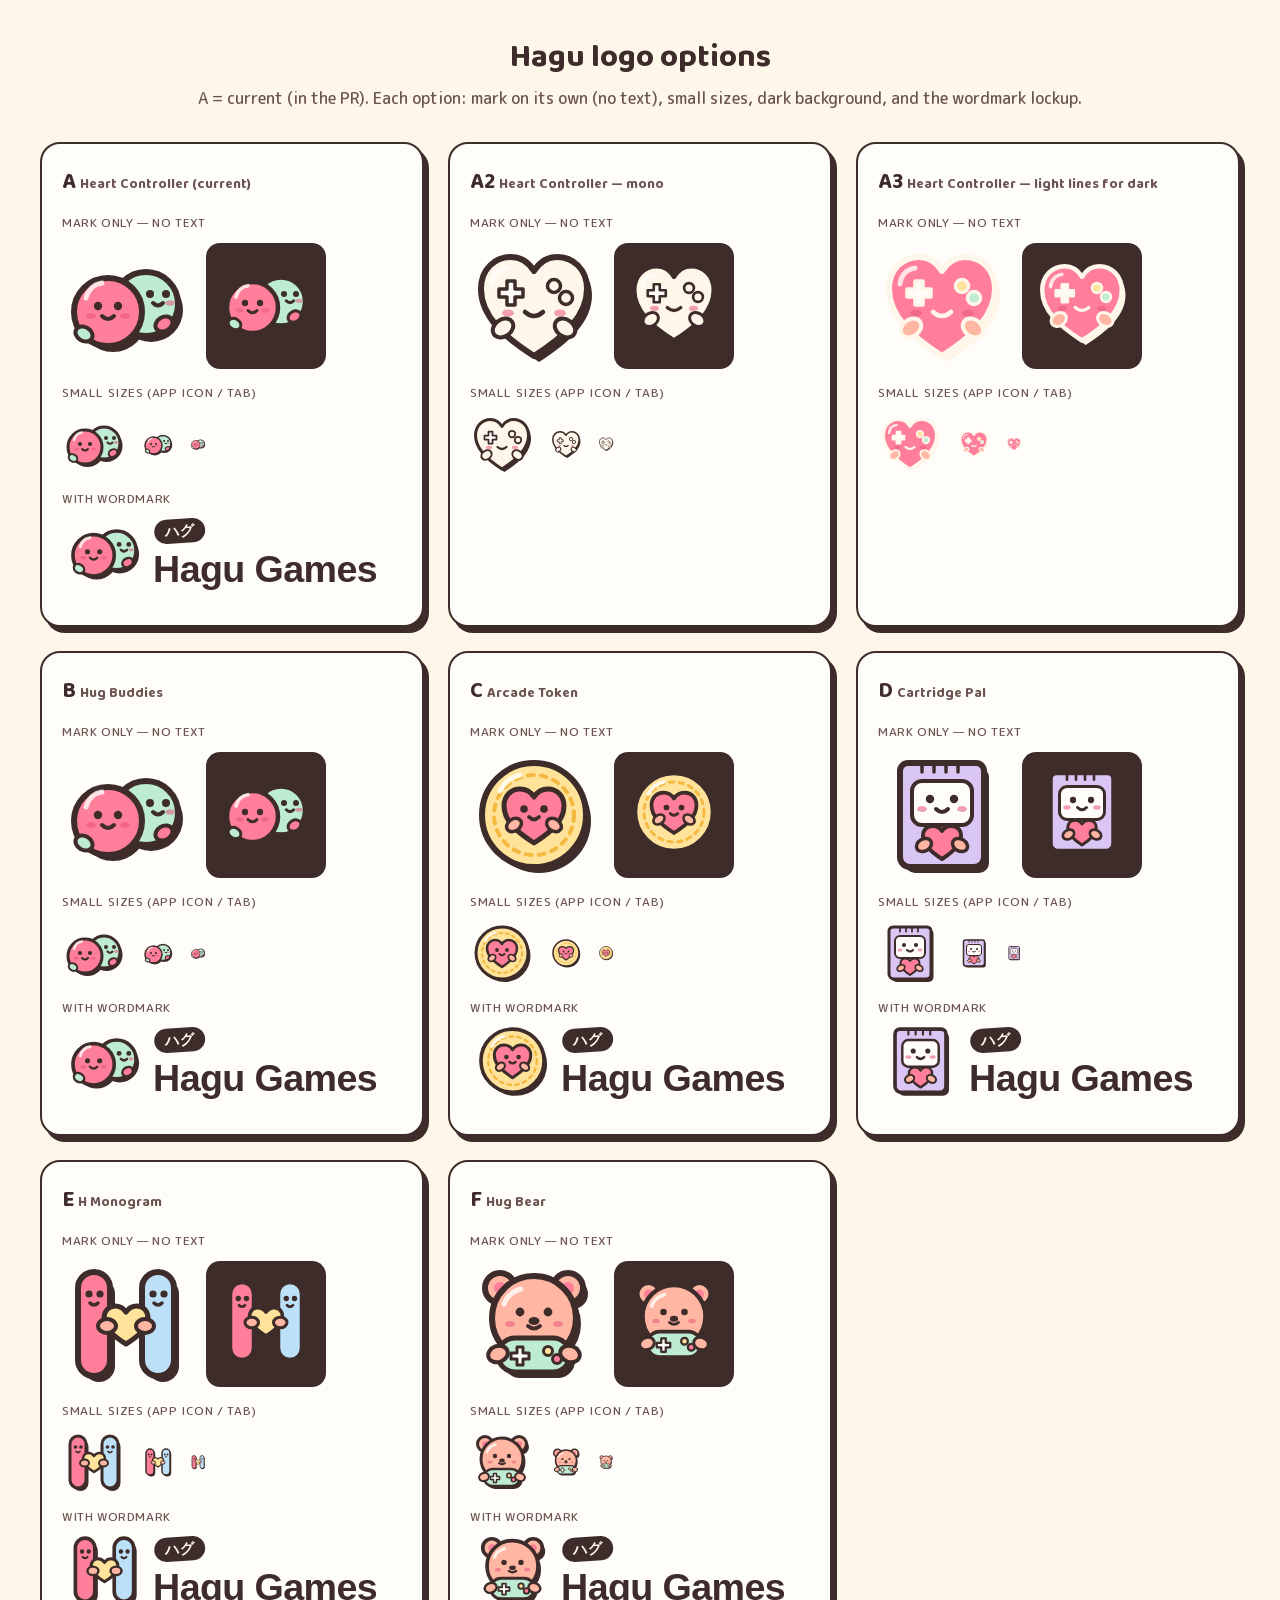
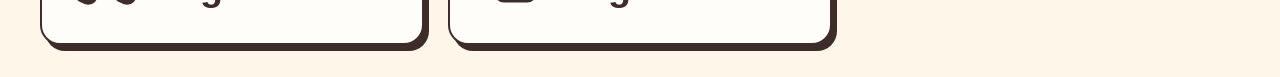
<file: logos.html>
<!doctype html><html lang="en"><head><meta charset="utf-8"><meta name="viewport" content="width=device-width,initial-scale=1">
<title>Hagu logo options</title>
<link rel="stylesheet" href="fonts/fonts.css">
<style>
body{margin:0;background:#FFF6EA;color:#3D2C29;font-family:"M PLUS Rounded 1c",system-ui,sans-serif;padding:32px 16px}
h1{font-family:"Baloo 2",sans-serif;text-align:center;margin:0 0 4px}p.sub{text-align:center;margin:0 0 32px;color:#6B544F}
.grid{display:grid;grid-template-columns:repeat(auto-fit,minmax(340px,1fr));gap:24px;max-width:1200px;margin:auto}
.card{background:#FFFDF9;border:2.5px solid #3D2C29;border-radius:20px;box-shadow:5px 6px 0 #3D2C29;padding:20px}
.card h2{font-family:"Baloo 2",sans-serif;margin:0 0 12px;font-size:22px}.card h2 span{font-size:14px;color:#6B544F}
.row{display:flex;align-items:center;gap:16px;margin:10px 0}.mark{width:128px;height:128px}
.dark{background:#3D2C29;border-radius:14px;padding:12px}.sizes img{display:block}.lock{width:100%;max-width:340px}
.lbl{font-size:12px;color:#6B544F;text-transform:uppercase;letter-spacing:.05em;margin-top:14px}
</style></head><body>
<h1>Hagu logo options</h1><p class="sub">A = current (in the PR). Each option: mark on its own (no text), small sizes, dark background, and the wordmark lockup.</p>
<div class="grid" id="g"></div>
<script>
const opts=[
 ["A","Heart Controller (current)","img/logo.svg","img/logo-wordmark.svg"],
 ["A2","Heart Controller — mono","img/logo-options/a2-mono.svg",null],
 ["A3","Heart Controller — light lines for dark","img/logo-options/a3-reversed-lines.svg",null],
 ["B","Hug Buddies","img/logo-options/b-hug-buddies.svg","img/logo-options/b-hug-buddies-wordmark.svg"],
 ["C","Arcade Token","img/logo-options/c-arcade-token.svg","img/logo-options/c-arcade-token-wordmark.svg"],
 ["D","Cartridge Pal","img/logo-options/d-cartridge-pal.svg","img/logo-options/d-cartridge-pal-wordmark.svg"],
 ["E","H Monogram","img/logo-options/e-h-monogram.svg","img/logo-options/e-h-monogram-wordmark.svg"],
 ["F","Hug Bear","img/logo-options/f-hug-bear.svg","img/logo-options/f-hug-bear-wordmark.svg"]];
document.getElementById('g').innerHTML=opts.map(([k,n,m,w])=>`<div class="card"><h2>${k} <span>${n}</span></h2>
<div class="lbl">Mark only — no text</div><div class="row"><img class="mark" src="${m}"><div class="dark"><img class="mark" src="${m}" style="width:96px;height:96px"></div></div>
<div class="lbl">Small sizes (app icon / tab)</div><div class="row sizes"><img src="${m}" width="64"><img src="${m}" width="32"><img src="${m}" width="16"></div>
${w?`<div class="lbl">With wordmark</div><img class="lock" src="${w}">`:''}</div>`).join('');
</script></body></html>
</file>
<file: fonts/fonts.css>
/* Self-hosted Google Fonts (Baloo 2, M PLUS Rounded 1c) — SIL Open Font License 1.1.
   Served locally so no visitor IP is sent to Google (GDPR). */
/* devanagari */
@font-face {
  font-family: 'Baloo 2';
  font-style: normal;
  font-weight: 700;
  font-display: swap;
  src: url(baloo2-e3e5fca319.woff2) format('woff2');
  unicode-range: U+0900-097F, U+1CD0-1CF4, U+1CF7-1CF9, U+200C-200D, U+20A8, U+20B9, U+20F0, U+25CC, U+A830-A839, U+A8E0-A8FF, U+11B00-11B0A;
}
/* vietnamese */
@font-face {
  font-family: 'Baloo 2';
  font-style: normal;
  font-weight: 700;
  font-display: swap;
  src: url(baloo2-1cfeb8db26.woff2) format('woff2');
  unicode-range: U+0102-0103, U+0110-0111, U+0128-0129, U+0168-0169, U+01A0-01A1, U+01AF-01B0, U+0300-0301, U+0303-0304, U+0308-0309, U+0323, U+0329, U+1EA0-1EF9, U+20AB;
}
/* latin-ext */
@font-face {
  font-family: 'Baloo 2';
  font-style: normal;
  font-weight: 700;
  font-display: swap;
  src: url(baloo2-b5a7e427be.woff2) format('woff2');
  unicode-range: U+0100-02BA, U+02BD-02C5, U+02C7-02CC, U+02CE-02D7, U+02DD-02FF, U+0304, U+0308, U+0329, U+1D00-1DBF, U+1E00-1E9F, U+1EF2-1EFF, U+2020, U+20A0-20AB, U+20AD-20C4, U+2113, U+2C60-2C7F, U+A720-A7FF;
}
/* latin */
@font-face {
  font-family: 'Baloo 2';
  font-style: normal;
  font-weight: 700;
  font-display: swap;
  src: url(baloo2-983902d8e0.woff2) format('woff2');
  unicode-range: U+0000-00FF, U+0131, U+0152-0153, U+02BB-02BC, U+02C6, U+02DA, U+02DC, U+0304, U+0308, U+0329, U+2000-206F, U+20AC, U+2122, U+2191, U+2193, U+2212, U+2215, U+FEFF, U+FFFD;
}
/* devanagari */
@font-face {
  font-family: 'Baloo 2';
  font-style: normal;
  font-weight: 800;
  font-display: swap;
  src: url(baloo2-e3e5fca319.woff2) format('woff2');
  unicode-range: U+0900-097F, U+1CD0-1CF4, U+1CF7-1CF9, U+200C-200D, U+20A8, U+20B9, U+20F0, U+25CC, U+A830-A839, U+A8E0-A8FF, U+11B00-11B0A;
}
/* vietnamese */
@font-face {
  font-family: 'Baloo 2';
  font-style: normal;
  font-weight: 800;
  font-display: swap;
  src: url(baloo2-1cfeb8db26.woff2) format('woff2');
  unicode-range: U+0102-0103, U+0110-0111, U+0128-0129, U+0168-0169, U+01A0-01A1, U+01AF-01B0, U+0300-0301, U+0303-0304, U+0308-0309, U+0323, U+0329, U+1EA0-1EF9, U+20AB;
}
/* latin-ext */
@font-face {
  font-family: 'Baloo 2';
  font-style: normal;
  font-weight: 800;
  font-display: swap;
  src: url(baloo2-b5a7e427be.woff2) format('woff2');
  unicode-range: U+0100-02BA, U+02BD-02C5, U+02C7-02CC, U+02CE-02D7, U+02DD-02FF, U+0304, U+0308, U+0329, U+1D00-1DBF, U+1E00-1E9F, U+1EF2-1EFF, U+2020, U+20A0-20AB, U+20AD-20C4, U+2113, U+2C60-2C7F, U+A720-A7FF;
}
/* latin */
@font-face {
  font-family: 'Baloo 2';
  font-style: normal;
  font-weight: 800;
  font-display: swap;
  src: url(baloo2-983902d8e0.woff2) format('woff2');
  unicode-range: U+0000-00FF, U+0131, U+0152-0153, U+02BB-02BC, U+02C6, U+02DA, U+02DC, U+0304, U+0308, U+0329, U+2000-206F, U+20AC, U+2122, U+2191, U+2193, U+2212, U+2215, U+FEFF, U+FFFD;
}
@font-face {
  font-family: 'M PLUS Rounded 1c';
  font-style: normal;
  font-weight: 500;
  font-display: swap;
  src: url(mplusrounded1c-53017088b1.woff2) format('woff2');
  unicode-range: U+25ee8, U+25f23, U+25f5c, U+25fd4, U+25fe0, U+25ffb, U+2600c, U+26017, U+26060, U+260ed, U+26222, U+2626a, U+26270, U+26286, U+2634c, U+26402, U+2667e, U+266b0, U+2671d, U+268dd, U+268ea, U+26951, U+2696f, U+26999, U+269dd, U+26a1e, U+26a58, U+26a8c, U+26ab7, U+26aff, U+26c29, U+26c73, U+26c9e, U+26cdd, U+26e40, U+26e65, U+26f94, U+26ff6-26ff8, U+270f4, U+2710d, U+27139, U+273da-273db, U+273fe, U+27410, U+27449, U+27614-27615, U+27631, U+27684, U+27693, U+2770e, U+27723, U+27752, U+278b2, U+27985, U+279b4, U+27a84, U+27bb3, U+27bbe, U+27bc7, U+27c3c, U+27cb8, U+27d73, U+27da0, U+27e10, U+27eaf, U+27fb7, U+2808a, U+280bb, U+28277, U+28282, U+282f3, U+283cd, U+2840c, U+28455, U+284dc, U+2856b, U+285c8-285c9, U+286d7, U+286fa, U+28946, U+28949, U+2896b, U+28987-28988, U+289ba-289bb, U+28a1e, U+28a29, U+28a43, U+28a71, U+28a99, U+28acd, U+28add, U+28ae4, U+28bc1, U+28bef, U+28cdd, U+28d10, U+28d71, U+28dfb, U+28e0f, U+28e17, U+28e1f, U+28e36, U+28e89, U+28eeb, U+28ef6, U+28f32, U+28ff8, U+292a0, U+292b1, U+29490, U+295cf, U+2967f, U+296f0, U+29719, U+29750, U+29810, U+298c6, U+29a72, U+29d4b, U+29ddb, U+29e15, U+29e3d, U+29e49, U+29e8a, U+29ec4, U+29edb, U+29ee9, U+29fce, U+29fd7, U+2a01a, U+2a02f, U+2a082, U+2a0f9, U+2a190, U+2a2b2, U+2a38c, U+2a437, U+2a5f1, U+2a602, U+2a61a, U+2a6b2, U+2a9e6, U+2b746, U+2b751, U+2b753, U+2b75a, U+2b75c, U+2b765, U+2b776-2b777, U+2b77c, U+2b782, U+2b789, U+2b78b, U+2b78e, U+2b794, U+2b7ac, U+2b7af, U+2b7bd, U+2b7c9, U+2b7cf, U+2b7d2, U+2b7d8, U+2b7f0, U+2b80d, U+2b817, U+2b81a, U+2d544, U+2e278, U+2e569, U+2e6ea, U+2f804, U+2f80f, U+2f815, U+2f818, U+2f81a, U+2f822, U+2f828, U+2f82c, U+2f833, U+2f83f, U+2f846, U+2f852, U+2f862, U+2f86d, U+2f873, U+2f877, U+2f884, U+2f899-2f89a, U+2f8a6, U+2f8ac, U+2f8b2, U+2f8b6, U+2f8d3, U+2f8db-2f8dc, U+2f8e1, U+2f8e5, U+2f8ea, U+2f8ed, U+2f8fc, U+2f903, U+2f90b, U+2f90f, U+2f91a, U+2f920-2f921, U+2f945, U+2f947, U+2f96c, U+2f995, U+2f9d0, U+2f9de-2f9df, U+2f9f4;
}
@font-face {
  font-family: 'M PLUS Rounded 1c';
  font-style: normal;
  font-weight: 500;
  font-display: swap;
  src: url(mplusrounded1c-29573e69c0.woff2) format('woff2');
  unicode-range: U+1f235-1f23b, U+1f240-1f248, U+1f250-1f251, U+2000b, U+20089-2008a, U+200a2, U+200a4, U+200b0, U+200f5, U+20158, U+201a2, U+20213, U+2032b, U+20371, U+20381, U+203f9, U+2044a, U+20509, U+2053f, U+205b1, U+205d6, U+20611, U+20628, U+206ec, U+2074f, U+207c8, U+20807, U+2083a, U+208b9, U+2090e, U+2097c, U+20984, U+2099d, U+20a64, U+20ad3, U+20b1d, U+20b9f, U+20bb7, U+20d45, U+20d58, U+20de1, U+20e64, U+20e6d, U+20e95, U+20f5f, U+21201, U+2123d, U+21255, U+21274, U+2127b, U+212d7, U+212e4, U+212fd, U+2131b, U+21336, U+21344, U+213c4, U+2146d-2146e, U+215d7, U+21647, U+216b4, U+21706, U+21742, U+218bd, U+219c3, U+21a1a, U+21c56, U+21d2d, U+21d45, U+21d62, U+21d78, U+21d92, U+21d9c, U+21da1, U+21db7, U+21de0, U+21e33-21e34, U+21f1e, U+21f76, U+21ffa, U+2217b, U+22218, U+2231e, U+223ad, U+22609, U+226f3, U+2285b, U+228ab, U+2298f, U+22ab8, U+22b46, U+22b4f-22b50, U+22ba6, U+22c1d, U+22c24, U+22de1, U+22e42, U+22feb, U+231b6, U+231c3-231c4, U+231f5, U+23372, U+233cc, U+233d0, U+233d2-233d3, U+233d5, U+233da, U+233df, U+233e4, U+233fe, U+2344a-2344b, U+23451, U+23465, U+234e4, U+2355a, U+23594, U+235c4, U+23638-2363a, U+23647, U+2370c, U+2371c, U+2373f, U+23763-23764, U+237e7, U+237f1, U+237ff, U+23824, U+2383d, U+23a98, U+23c7f, U+23cbe, U+23cfe, U+23d00, U+23d0e, U+23d40, U+23dd3, U+23df9-23dfa, U+23f7e, U+2404b, U+24096, U+24103, U+241c6, U+241fe, U+242ee, U+243bc, U+243d0, U+24629, U+246a5, U+247f1, U+24896, U+248e9, U+24a4d, U+24b56, U+24b6f, U+24c16, U+24d14, U+24e04, U+24e0e, U+24e37, U+24e6a, U+24e8b, U+24ff2, U+2504a, U+25055, U+25122, U+251a9, U+251cd, U+251e5, U+2521e, U+2524c, U+2542e, U+2548e, U+254d9, U+2550e, U+255a7, U+2567f, U+25771, U+257a9, U+257b4, U+25874, U+259c4, U+259cc, U+259d4, U+25ad7, U+25ae3-25ae4, U+25af1, U+25bb2, U+25c4b, U+25c64, U+25da1, U+25e2e, U+25e56, U+25e62, U+25e65, U+25ec2, U+25ed8;
}
@font-face {
  font-family: 'M PLUS Rounded 1c';
  font-style: normal;
  font-weight: 500;
  font-display: swap;
  src: url(mplusrounded1c-9189b33dbb.woff2) format('woff2');
  unicode-range: U+ffd7, U+ffda-ffdc, U+ffe0-ffe2, U+ffe4, U+ffe6, U+ffe8-ffee, U+1f100-1f10c, U+1f110-1f16c, U+1f170-1f1ac, U+1f200-1f202, U+1f210-1f234;
}
@font-face {
  font-family: 'M PLUS Rounded 1c';
  font-style: normal;
  font-weight: 500;
  font-display: swap;
  src: url(mplusrounded1c-fe05881364.woff2) format('woff2');
  unicode-range: U+fa10, U+fa12-fa6d, U+fb00-fb04, U+fe10-fe19, U+fe30-fe42, U+fe44-fe52, U+fe54-fe66, U+fe68-fe6b, U+ff02, U+ff04, U+ff07, U+ff51, U+ff5b, U+ff5d, U+ff5f-ff60, U+ff66, U+ff69, U+ff87, U+ffa1-ffbe, U+ffc2-ffc7, U+ffca-ffcf, U+ffd2-ffd6;
}
@font-face {
  font-family: 'M PLUS Rounded 1c';
  font-style: normal;
  font-weight: 500;
  font-display: swap;
  src: url(mplusrounded1c-73641e02b2.woff2) format('woff2');
  unicode-range: U+9e8b-9e8c, U+9e8e-9e8f, U+9e91-9e92, U+9e95-9e96, U+9e98, U+9e9b, U+9e9d-9e9e, U+9ea4-9ea5, U+9ea8-9eaa, U+9eac-9eb0, U+9eb3-9eb5, U+9eb8, U+9ebc-9ebf, U+9ec3, U+9ec6, U+9ec8, U+9ecb-9ecd, U+9ecf-9ed1, U+9ed4-9ed5, U+9ed8, U+9edb-9ee0, U+9ee4-9ee5, U+9ee7-9ee8, U+9eec-9ef2, U+9ef4-9ef9, U+9efb-9eff, U+9f02-9f03, U+9f07-9f09, U+9f0e-9f12, U+9f14-9f17, U+9f19-9f1b, U+9f1f-9f22, U+9f26, U+9f2a-9f2c, U+9f2f, U+9f31-9f32, U+9f34, U+9f37, U+9f39-9f3a, U+9f3c-9f3f, U+9f41, U+9f43-9f47, U+9f4a, U+9f4e-9f50, U+9f52-9f58, U+9f5a, U+9f5d-9f61, U+9f63, U+9f66-9f6a, U+9f6c-9f73, U+9f75-9f77, U+9f7a, U+9f7d, U+9f7f, U+9f8f-9f92, U+9f94-9f97, U+9f99, U+9f9c-9fa3, U+9fa5, U+9fb4, U+9fbc-9fc2, U+9fc4, U+9fc6, U+9fcc, U+f900-f92c;
}
@font-face {
  font-family: 'M PLUS Rounded 1c';
  font-style: normal;
  font-weight: 500;
  font-display: swap;
  src: url(mplusrounded1c-485b2fc1f3.woff2) format('woff2');
  unicode-range: U+9c3e, U+9c41, U+9c43-9c4a, U+9c4e-9c50, U+9c52-9c54, U+9c56, U+9c58, U+9c5a-9c61, U+9c63, U+9c65, U+9c67-9c6b, U+9c6d-9c6e, U+9c70, U+9c72, U+9c75-9c78, U+9c7a-9c7c, U+9ce6-9ce7, U+9ceb-9cec, U+9cf0, U+9cf2, U+9cf6-9cf7, U+9cf9, U+9d02-9d03, U+9d06-9d09, U+9d0b, U+9d0e, U+9d11-9d12, U+9d15, U+9d17-9d18, U+9d1b-9d1f, U+9d23, U+9d26, U+9d2a-9d2c, U+9d2f-9d30, U+9d32-9d34, U+9d3a, U+9d3c-9d3f, U+9d41-9d48, U+9d4a, U+9d50-9d54, U+9d59, U+9d5d-9d65, U+9d69-9d6c, U+9d6f-9d70, U+9d72-9d73, U+9d76-9d77, U+9d7a-9d7c, U+9d7e, U+9d83-9d84, U+9d86-9d87, U+9d89-9d8a, U+9d8d-9d8e, U+9d92-9d93, U+9d95-9d9a, U+9da1, U+9da4, U+9da9-9dac, U+9dae, U+9db1-9db2, U+9db5, U+9db8-9dbd, U+9dbf-9dc4, U+9dc6-9dc7, U+9dc9-9dca, U+9dcf, U+9dd3-9dd7, U+9dd9-9dda, U+9dde-9de0, U+9de3, U+9de5-9de7, U+9de9, U+9deb, U+9ded-9df0, U+9df3-9df4, U+9df8, U+9dfd-9dfe, U+9e02, U+9e07, U+9e0a, U+9e0d-9e0e, U+9e10-9e12, U+9e15-9e16, U+9e19-9e1f, U+9e75, U+9e79-9e7d, U+9e80-9e85, U+9e87-9e88;
}
@font-face {
  font-family: 'M PLUS Rounded 1c';
  font-style: normal;
  font-weight: 500;
  font-display: swap;
  src: url(mplusrounded1c-e58923211c.woff2) format('woff2');
  unicode-range: U+9ae5-9ae7, U+9ae9, U+9aeb-9aec, U+9aee-9aef, U+9af1-9af5, U+9af7, U+9af9-9afb, U+9afd, U+9aff-9b06, U+9b08-9b09, U+9b0b-9b0e, U+9b10, U+9b12, U+9b16, U+9b18-9b1d, U+9b1f-9b20, U+9b22-9b23, U+9b25-9b2f, U+9b32-9b35, U+9b37, U+9b39-9b3b, U+9b3d, U+9b43-9b44, U+9b48, U+9b4b-9b4f, U+9b51, U+9b55-9b58, U+9b5b, U+9b5e, U+9b61, U+9b63, U+9b65-9b66, U+9b68, U+9b6a-9b6f, U+9b72-9b79, U+9b7f-9b80, U+9b83-9b87, U+9b89-9b8b, U+9b8d, U+9b8f-9b94, U+9b96-9b97, U+9b9a, U+9b9d-9ba0, U+9ba6-9ba7, U+9ba9-9baa, U+9bac, U+9bb0-9bb2, U+9bb4, U+9bb7-9bb9, U+9bbb-9bbc, U+9bbe-9bc1, U+9bc6-9bc8, U+9bca, U+9bce-9bd2, U+9bd4, U+9bd7-9bd8, U+9bdd, U+9bdf, U+9be1-9be5, U+9be7, U+9bea-9beb, U+9bee-9bf3, U+9bf5, U+9bf7-9bfa, U+9bfd, U+9bff-9c00, U+9c02, U+9c04, U+9c06, U+9c08-9c0d, U+9c0f-9c16, U+9c18-9c1e, U+9c21-9c2a, U+9c2d-9c32, U+9c35-9c37, U+9c39-9c3a, U+9c3d;
}
@font-face {
  font-family: 'M PLUS Rounded 1c';
  font-style: normal;
  font-weight: 500;
  font-display: swap;
  src: url(mplusrounded1c-4eef467a21.woff2) format('woff2');
  unicode-range: U+98eb, U+98ed-98ee, U+98f0-98f1, U+98f3, U+98f6, U+9902, U+9907-9909, U+9911-9912, U+9914-9918, U+991a-9922, U+9924, U+9926-9927, U+992b-992c, U+992e, U+9931-9935, U+9939-993e, U+9940-9942, U+9945-9949, U+994b-994e, U+9950-9952, U+9954-9955, U+9958-9959, U+995b-995c, U+995e-9960, U+9963, U+9997-9998, U+999b, U+999d-999f, U+99a3, U+99a5-99a6, U+99a8, U+99ad-99ae, U+99b0-99b2, U+99b5, U+99b9-99ba, U+99bc-99bd, U+99bf, U+99c1, U+99c3, U+99c8-99c9, U+99d1, U+99d3-99d5, U+99d8-99df, U+99e1-99e2, U+99e7, U+99ea-99ee, U+99f0-99f2, U+99f4-99f5, U+99f8-99f9, U+99fb-99fe, U+9a01-9a05, U+9a08, U+9a0a-9a0c, U+9a0f-9a11, U+9a16, U+9a1a, U+9a1e, U+9a20, U+9a22-9a24, U+9a27, U+9a2b, U+9a2d-9a2e, U+9a31, U+9a33, U+9a35-9a38, U+9a3e, U+9a40-9a45, U+9a47, U+9a4a-9a4e, U+9a51-9a52, U+9a54-9a58, U+9a5b, U+9a5d, U+9a5f, U+9a62, U+9a64-9a65, U+9a69-9a6c, U+9aaa, U+9aac-9ab0, U+9ab2, U+9ab4-9ab7, U+9ab9, U+9abb-9ac1, U+9ac3, U+9ac6, U+9ac8, U+9ace-9ad3, U+9ad5-9ad7, U+9adb-9adc, U+9ade-9ae0, U+9ae2-9ae4;
}
@font-face {
  font-family: 'M PLUS Rounded 1c';
  font-style: normal;
  font-weight: 500;
  font-display: swap;
  src: url(mplusrounded1c-da17aba236.woff2) format('woff2');
  unicode-range: U+971d, U+9721-9724, U+9728, U+972a, U+9730-9731, U+9733, U+9736, U+9738-9739, U+973b, U+973d-973e, U+9741-9744, U+9746-974a, U+974d-974f, U+9751, U+9755, U+9757-9758, U+975a-975c, U+9760-9761, U+9763-9764, U+9766-9768, U+976a-976b, U+976e, U+9771, U+9773, U+9776-977d, U+977f-9781, U+9785-9786, U+9789, U+978b, U+978f-9790, U+9795-9797, U+9799-979a, U+979c, U+979e-97a0, U+97a2-97a3, U+97a6, U+97a8, U+97ab-97ac, U+97ae, U+97b1-97b6, U+97b8-97ba, U+97bc, U+97be-97bf, U+97c1, U+97c3-97ce, U+97d0-97d1, U+97d4, U+97d7-97d9, U+97db-97de, U+97e0-97e1, U+97e4, U+97e6, U+97ed-97ef, U+97f1-97f2, U+97f4-97f8, U+97fa, U+9804, U+9807, U+980a, U+980c-980f, U+9814, U+9816-9817, U+9819-981a, U+981c, U+981e, U+9820-9821, U+9823-9826, U+982b, U+982e-9830, U+9832-9835, U+9837, U+9839, U+983d-983e, U+9844, U+9846-9847, U+984a-984b, U+984f, U+9851-9853, U+9856-9857, U+9859-985b, U+9862-9863, U+9865-9866, U+986a-986c, U+986f-9871, U+9873-9875, U+98aa-98ab, U+98ad-98ae, U+98b0-98b1, U+98b4, U+98b6-98b8, U+98ba-98bc, U+98bf, U+98c2-98c8, U+98cb-98cc, U+98ce, U+98dc, U+98de, U+98e0-98e1, U+98e3, U+98e5-98e7, U+98e9-98ea;
}
@font-face {
  font-family: 'M PLUS Rounded 1c';
  font-style: normal;
  font-weight: 500;
  font-display: swap;
  src: url(mplusrounded1c-be4dfeda0a.woff2) format('woff2');
  unicode-range: U+944a, U+944c, U+9452-9453, U+9455, U+9459-945c, U+945e-9463, U+9468, U+946a-946b, U+946d-9472, U+9475, U+9477, U+947c-947f, U+9481, U+9483-9485, U+9578-9579, U+957e-957f, U+9582, U+9584, U+9586-9588, U+958a, U+958c-958f, U+9592, U+9594, U+9596, U+9598-9599, U+959d-95a1, U+95a4, U+95a6-95a9, U+95ab-95ad, U+95b1, U+95b4, U+95b6, U+95b9-95bf, U+95c3, U+95c6, U+95c8-95cd, U+95d0-95d6, U+95d9-95da, U+95dc-95e2, U+95e4-95e6, U+95e8, U+961d-961e, U+9621-9622, U+9624-9626, U+9628, U+962c, U+962e-962f, U+9631, U+9633-9634, U+9637-963a, U+963c-963d, U+9641-9642, U+964b-964c, U+964f, U+9652, U+9654, U+9656-9658, U+965c-965f, U+9661, U+9666, U+966a, U+966c, U+966e, U+9672, U+9674, U+9677, U+967b-967c, U+967e-967f, U+9681-9684, U+9689, U+968b, U+968d, U+9691, U+9695-9698, U+969a, U+969d, U+969f, U+96a4-96aa, U+96ae-96b4, U+96b6, U+96b8-96bb, U+96bd, U+96c1, U+96c9-96cb, U+96cd-96ce, U+96d2, U+96d5-96d6, U+96d8-96da, U+96dc-96df, U+96e9, U+96ef, U+96f1, U+96f9-96fa, U+9702-9706, U+9708-9709, U+970d-970f, U+9711, U+9713-9714, U+9716, U+9719-971b;
}
@font-face {
  font-family: 'M PLUS Rounded 1c';
  font-style: normal;
  font-weight: 500;
  font-display: swap;
  src: url(mplusrounded1c-fa757caa88.woff2) format('woff2');
  unicode-range: U+92bc-92bd, U+92bf-92c3, U+92c5-92c8, U+92cb-92d0, U+92d2-92d3, U+92d5, U+92d7-92d9, U+92dc-92dd, U+92df-92e1, U+92e3-92e5, U+92e7-92ea, U+92ec, U+92ee, U+92f0, U+92f2, U+92f7-92fb, U+92ff-9300, U+9302, U+9304, U+9308, U+930d, U+930f-9311, U+9314-9315, U+9318-931a, U+931c-931f, U+9321-9325, U+9327-932b, U+932e, U+9333-9337, U+933a-933b, U+9344, U+9347-934a, U+934d, U+9350-9352, U+9354-9358, U+935a, U+935c, U+935e, U+9360, U+9364-9365, U+9367, U+9369-936d, U+936f-9371, U+9373-9374, U+9376, U+937a, U+937d-9382, U+9388, U+938a-938b, U+938d, U+938f, U+9392, U+9394-9395, U+9397-9398, U+939a-939b, U+939e, U+93a1, U+93a3-93a4, U+93a6, U+93a8-93a9, U+93ab-93ad, U+93b0, U+93b4-93b6, U+93b9-93bb, U+93c1, U+93c3-93cd, U+93d0-93d1, U+93d3, U+93d6-93d9, U+93dc-93df, U+93e2, U+93e4-93e8, U+93f1, U+93f5, U+93f7-93fb, U+93fd, U+9401-9404, U+9407-9409, U+940d-9410, U+9413-9417, U+9419-941a, U+941f, U+9421, U+942b, U+942e-942f, U+9431-9434, U+9436, U+9438, U+943a-943b, U+943d, U+943f, U+9441, U+9443-9445, U+9448;
}
@font-face {
  font-family: 'M PLUS Rounded 1c';
  font-style: normal;
  font-weight: 500;
  font-display: swap;
  src: url(mplusrounded1c-1f42faf3c1.woff2) format('woff2');
  unicode-range: U+9143, U+9146-914c, U+914f, U+9153, U+9156-915b, U+9161, U+9163-9165, U+9167, U+9169, U+916d, U+9172-9174, U+9179-917b, U+9181-9183, U+9185-9187, U+9189-918b, U+918e, U+9191, U+9193-9195, U+9197-9198, U+919e, U+91a1-91a2, U+91a6, U+91a8, U+91aa-91b6, U+91ba-91bd, U+91bf-91c6, U+91c9, U+91cb, U+91d0, U+91d3-91d4, U+91d6-91d7, U+91d9-91db, U+91de-91df, U+91e1, U+91e4-91e6, U+91e9-91ea, U+91ec-91f1, U+91f5-91f7, U+91f9, U+91fb-91fd, U+91ff-9201, U+9204-9207, U+9209-920a, U+920c, U+920e, U+9210-9218, U+921c-921e, U+9223-9226, U+9228-9229, U+922c, U+922e-9230, U+9233, U+9235-923a, U+923c, U+923e-9240, U+9242-9243, U+9245-924b, U+924d-9251, U+9256-925a, U+925c-925e, U+9260-9261, U+9264-9269, U+926e-9270, U+9275-9279, U+927b-927f, U+9288-928a, U+928d-928e, U+9291-9293, U+9295-9297, U+9299, U+929b-929c, U+929f-92a0, U+92a4-92a5, U+92a7-92a8, U+92ab, U+92af, U+92b2-92b3, U+92b6-92bb;
}
@font-face {
  font-family: 'M PLUS Rounded 1c';
  font-style: normal;
  font-weight: 500;
  font-display: swap;
  src: url(mplusrounded1c-d49072b9b9.woff2) format('woff2');
  unicode-range: U+8f52-8f55, U+8f57-8f58, U+8f5c-8f5e, U+8f61-8f66, U+8f9c-8f9d, U+8f9f-8fa2, U+8fa4-8fa8, U+8fad-8faf, U+8fb4-8fb8, U+8fbe, U+8fc0-8fc2, U+8fc6, U+8fc8, U+8fca-8fcb, U+8fcd, U+8fd0, U+8fd2-8fd3, U+8fd5, U+8fda, U+8fe0, U+8fe2-8fe5, U+8fe8-8fea, U+8fed-8fef, U+8ff1, U+8ff4-8ff6, U+8ff8-8ffb, U+8ffe, U+9002, U+9004-9005, U+9008, U+900b-900e, U+9011, U+9013, U+9015-9016, U+9018, U+901b, U+901e, U+9021, U+9027-902a, U+902c-902d, U+902f, U+9033-9037, U+9039, U+903c, U+903e-903f, U+9041, U+9043-9044, U+9049, U+904c, U+904f-9052, U+9056, U+9058, U+905b-905e, U+9062, U+9066-9068, U+906c, U+906f-9070, U+9072, U+9074, U+9076, U+9079, U+9080-9083, U+9085, U+9087-9088, U+908b-908c, U+908e-9090, U+9095, U+9097-9099, U+909b, U+90a0-90a2, U+90a5, U+90a8, U+90af-90b6, U+90bd-90be, U+90c3-90c5, U+90c7-90c9, U+90cc, U+90d2, U+90d5, U+90d7-90d9, U+90db-90df, U+90e2, U+90e4-90e5, U+90eb, U+90ef-90f0, U+90f2, U+90f4, U+90f6, U+90fe-9100, U+9102, U+9104-9106, U+9108, U+910d, U+9110, U+9112, U+9114-911a, U+911c, U+911e, U+9120, U+9122-9123, U+9125, U+9127, U+9129, U+912d-9132, U+9134, U+9136-9137, U+9139-913a, U+913c-913d;
}
@font-face {
  font-family: 'M PLUS Rounded 1c';
  font-style: normal;
  font-weight: 500;
  font-display: swap;
  src: url(mplusrounded1c-da1bce255d.woff2) format('woff2');
  unicode-range: U+8dc0, U+8dc2, U+8dc5-8dc8, U+8dca-8dcc, U+8dce-8dcf, U+8dd1, U+8dd4-8dd7, U+8dd9-8ddb, U+8ddf, U+8de3-8de5, U+8de7, U+8dea-8dec, U+8df0-8df2, U+8df4, U+8dfc-8dfd, U+8dff, U+8e01, U+8e04-8e06, U+8e08-8e09, U+8e0b-8e0c, U+8e10-8e11, U+8e14, U+8e16, U+8e1d-8e23, U+8e26-8e27, U+8e30-8e31, U+8e33-8e39, U+8e3d, U+8e40-8e42, U+8e44, U+8e47-8e50, U+8e54-8e55, U+8e59, U+8e5b-8e64, U+8e69, U+8e6c-8e6d, U+8e6f-8e72, U+8e75-8e77, U+8e79-8e7c, U+8e81-8e85, U+8e89, U+8e8b, U+8e90-8e95, U+8e98-8e9b, U+8e9d-8e9e, U+8ea1-8ea2, U+8ea7, U+8ea9-8eaa, U+8eac-8eb1, U+8eb3, U+8eb5-8eb6, U+8eba-8ebb, U+8ebe, U+8ec0-8ec1, U+8ec3-8ec8, U+8ecb, U+8ecf, U+8ed1, U+8ed4, U+8edb-8edc, U+8ee3, U+8ee8, U+8eeb, U+8eed-8eee, U+8ef0-8ef1, U+8ef7, U+8ef9-8efc, U+8efe, U+8f00, U+8f02, U+8f05, U+8f07-8f08, U+8f0a, U+8f0f-8f10, U+8f12-8f13, U+8f15-8f19, U+8f1b-8f1c, U+8f1e-8f21, U+8f23, U+8f25-8f28, U+8f2b-8f2f, U+8f33-8f37, U+8f39-8f3b, U+8f3e, U+8f40-8f43, U+8f45-8f47, U+8f49-8f4a, U+8f4c-8f4f, U+8f51;
}
@font-face {
  font-family: 'M PLUS Rounded 1c';
  font-style: normal;
  font-weight: 500;
  font-display: swap;
  src: url(mplusrounded1c-e1a8c42f48.woff2) format('woff2');
  unicode-range: U+8b2d, U+8b30, U+8b37, U+8b3c, U+8b3e, U+8b41-8b46, U+8b48-8b49, U+8b4c-8b4f, U+8b51-8b54, U+8b56, U+8b59, U+8b5b, U+8b5e-8b5f, U+8b63, U+8b69, U+8b6b-8b6d, U+8b6f, U+8b71, U+8b74, U+8b76, U+8b78-8b79, U+8b7c-8b81, U+8b84-8b85, U+8b8a-8b8f, U+8b92-8b96, U+8b99-8b9a, U+8b9c-8ba0, U+8c38-8c3a, U+8c3d-8c3f, U+8c41, U+8c45, U+8c47-8c49, U+8c4b-8c4c, U+8c4e-8c51, U+8c53-8c55, U+8c57-8c59, U+8c5b, U+8c5d, U+8c62-8c64, U+8c66, U+8c68-8c69, U+8c6b-8c6d, U+8c73, U+8c75-8c76, U+8c78, U+8c7a-8c7c, U+8c7e, U+8c82, U+8c85-8c87, U+8c89-8c8b, U+8c8d-8c8e, U+8c90, U+8c92-8c94, U+8c98-8c99, U+8c9b-8c9c, U+8c9f, U+8ca4, U+8cad-8cae, U+8cb2-8cb3, U+8cb6, U+8cb9-8cba, U+8cbd, U+8cc1-8cc2, U+8cc4-8cc6, U+8cc8-8cc9, U+8ccb, U+8ccd-8ccf, U+8cd2, U+8cd5-8cd6, U+8cd9-8cda, U+8cdd, U+8ce1, U+8ce3-8ce4, U+8ce6, U+8ce8, U+8cec, U+8cef-8cf2, U+8cf4-8cf5, U+8cf7-8cf8, U+8cfa-8cfb, U+8cfd-8cff, U+8d01, U+8d03-8d04, U+8d07, U+8d09-8d0b, U+8d0d-8d10, U+8d12-8d14, U+8d16-8d17, U+8d1b-8d1d, U+8d65, U+8d67, U+8d69, U+8d6b-8d6e, U+8d71, U+8d73, U+8d76, U+8d7f, U+8d81-8d82, U+8d84, U+8d88, U+8d8d, U+8d90-8d91, U+8d95, U+8d99, U+8d9e-8da0, U+8da6, U+8da8, U+8dab-8dac, U+8daf, U+8db2, U+8db5, U+8db7, U+8db9-8dbc, U+8dbe;
}
@font-face {
  font-family: 'M PLUS Rounded 1c';
  font-style: normal;
  font-weight: 500;
  font-display: swap;
  src: url(mplusrounded1c-6d13204bb8.woff2) format('woff2');
  unicode-range: U+8973-8975, U+8977, U+897a-897e, U+8980, U+8983, U+8988-898a, U+898d, U+8990, U+8993-8995, U+8998, U+899b-899c, U+899f-89a1, U+89a5-89a6, U+89a9, U+89ac, U+89af-89b0, U+89b2, U+89b4-89b7, U+89ba, U+89bc-89bd, U+89bf-89c1, U+89d4-89d8, U+89da, U+89dc-89dd, U+89e5, U+89e7, U+89e9, U+89eb, U+89ed, U+89f1, U+89f3-89f4, U+89f6, U+89f8-89f9, U+89fd, U+89ff, U+8a01, U+8a04-8a05, U+8a07, U+8a0c, U+8a0f-8a12, U+8a14-8a16, U+8a1b, U+8a1d-8a1e, U+8a20-8a22, U+8a24-8a26, U+8a2b-8a2c, U+8a2f, U+8a35-8a37, U+8a3b, U+8a3d-8a3e, U+8a40-8a41, U+8a43, U+8a45-8a49, U+8a4d-8a4e, U+8a51-8a54, U+8a56-8a58, U+8a5b-8a5d, U+8a61-8a62, U+8a65, U+8a67, U+8a6c-8a6d, U+8a75-8a77, U+8a79-8a7c, U+8a7e-8a80, U+8a82-8a86, U+8a8b, U+8a8f-8a92, U+8a96-8a97, U+8a99-8a9a, U+8a9f, U+8aa1, U+8aa3, U+8aa5-8aaa, U+8aae-8aaf, U+8ab3, U+8ab6-8ab7, U+8abb-8abc, U+8abe, U+8ac2-8ac4, U+8ac6, U+8ac8-8aca, U+8acc-8acd, U+8ad0-8ad1, U+8ad3-8ad5, U+8ad7, U+8ada-8ae2, U+8ae4, U+8ae7, U+8aeb-8aec, U+8aee, U+8af0-8af1, U+8af3-8af7, U+8afa, U+8afc, U+8aff, U+8b01-8b02, U+8b04-8b07, U+8b0a-8b0d, U+8b0f-8b11, U+8b14, U+8b16, U+8b1a, U+8b1c, U+8b1e-8b20, U+8b26, U+8b28, U+8b2b-8b2c;
}
@font-face {
  font-family: 'M PLUS Rounded 1c';
  font-style: normal;
  font-weight: 500;
  font-display: swap;
  src: url(mplusrounded1c-d56344710c.woff2) format('woff2');
  unicode-range: U+87e2-87e6, U+87ea-87ed, U+87ef, U+87f1, U+87f3, U+87f5-87f8, U+87fa-87fb, U+87fe-87ff, U+8801, U+8803, U+8805-8807, U+8809-880b, U+880d-8816, U+8818-881c, U+881e-881f, U+8821-8822, U+8827-8828, U+882d-882e, U+8830-8832, U+8835-8836, U+8839-883c, U+8841-8845, U+8848-884b, U+884d-884e, U+8851-8852, U+8855-8856, U+8858-885a, U+885c, U+885e-8860, U+8862, U+8864, U+8869, U+886b, U+886e-886f, U+8871-8872, U+8875, U+8877, U+8879, U+887b, U+887d-887e, U+8880-8882, U+8888, U+888d, U+8892, U+8897-889c, U+889e-88a0, U+88a2, U+88a4, U+88a8, U+88aa, U+88ae, U+88b0-88b1, U+88b5, U+88b7, U+88ba, U+88bc-88c0, U+88c3-88c4, U+88c6, U+88ca-88ce, U+88d1-88d4, U+88d8-88d9, U+88db, U+88dd-88e1, U+88e7-88e8, U+88ef-88f2, U+88f4-88f5, U+88f7, U+88f9, U+88fc, U+8901-8902, U+8904, U+8906, U+890a, U+890c-890f, U+8913, U+8915-8916, U+8918-891a, U+891c-891e, U+8920, U+8925-8928, U+892a-892b, U+8930-8932, U+8935-893b, U+893e, U+8940-8946, U+8949, U+894c-894d, U+894f, U+8952, U+8956-8957, U+895a-895c, U+895e, U+8960-8964, U+8966, U+896a-896b, U+896d-8970;
}
@font-face {
  font-family: 'M PLUS Rounded 1c';
  font-style: normal;
  font-weight: 500;
  font-display: swap;
  src: url(mplusrounded1c-329e33a858.woff2) format('woff2');
  unicode-range: U+8655-8659, U+865b, U+865d-8664, U+8667, U+8669, U+866c, U+866f, U+8671, U+8675-8677, U+867a-867b, U+867d, U+8687-8689, U+868b-868d, U+8691, U+8693, U+8695-8696, U+8698, U+869a, U+869c-869d, U+86a1, U+86a3-86a4, U+86a6-86ab, U+86ad, U+86af-86b1, U+86b3-86b9, U+86bf-86c1, U+86c3-86c6, U+86c9, U+86cb, U+86ce, U+86d1-86d2, U+86d4-86d5, U+86d7, U+86da, U+86dc, U+86de-86e0, U+86e3-86e7, U+86e9, U+86ec-86ed, U+86ef, U+86f8-86fe, U+8700, U+8703-870b, U+870d-8714, U+8719-871a, U+871e-871f, U+8721-8723, U+8725, U+8728-8729, U+872e-872f, U+8731-8732, U+8734, U+8737, U+8739-8740, U+8743, U+8745, U+8749, U+874b-874e, U+8751, U+8753, U+8755, U+8757-8759, U+875d, U+875f-8761, U+8763-8766, U+8768, U+876a, U+876e-876f, U+8771-8772, U+8774, U+8778, U+877b-877c, U+877f, U+8782-8789, U+878b-878c, U+878e, U+8790, U+8793, U+8795, U+8797-8799, U+879e-87a0, U+87a2-87a3, U+87a7, U+87ab-87af, U+87b1, U+87b3, U+87b5, U+87bb, U+87bd-87c1, U+87c4, U+87c6-87cb, U+87ce, U+87d0, U+87d2, U+87d5-87d6, U+87d9-87da, U+87dc, U+87df-87e0;
}
@font-face {
  font-family: 'M PLUS Rounded 1c';
  font-style: normal;
  font-weight: 500;
  font-display: swap;
  src: url(mplusrounded1c-46e445a8ac.woff2) format('woff2');
  unicode-range: U+84b4, U+84b9-84bb, U+84bd-84c2, U+84c6-84ca, U+84cc-84d1, U+84d3, U+84d6, U+84d9-84da, U+84dc, U+84e7, U+84ea, U+84ec, U+84ef-84f2, U+84f4, U+84f7, U+84fa-84fd, U+84ff-8500, U+8502-8503, U+8506-8507, U+850c, U+850e, U+8510, U+8514-8515, U+8517-8518, U+851a-851c, U+851e-851f, U+8521-8525, U+8527, U+852a-852c, U+852f, U+8532-8534, U+8536, U+853e-8541, U+8543, U+8546, U+8548, U+854a-854b, U+854f-8553, U+8555-855a, U+855c-8564, U+8569-856b, U+856d, U+856f, U+8577, U+8579-857b, U+857d-8581, U+8585-8586, U+8588-858c, U+858f-8591, U+8593, U+8597-8598, U+859b-859d, U+859f-85a0, U+85a2, U+85a4-85a5, U+85a7-85a8, U+85ad-85b0, U+85b4, U+85b6-85ba, U+85bc-85bf, U+85c1-85c2, U+85c7, U+85c9-85cb, U+85ce-85d0, U+85d5, U+85d8-85da, U+85dc, U+85df-85e1, U+85e5-85e6, U+85e8, U+85ed, U+85f3-85f4, U+85f6-85f7, U+85f9-85fa, U+85fc, U+85fe-8600, U+8602, U+8604-8606, U+860a-860b, U+860d-860e, U+8610-8613, U+8616-861b, U+861e, U+8621-8622, U+8624, U+8627, U+8629, U+862f-8630, U+8636, U+8638-863a, U+863c-863d, U+863f-8642, U+8646, U+864d, U+8652-8654;
}
@font-face {
  font-family: 'M PLUS Rounded 1c';
  font-style: normal;
  font-weight: 500;
  font-display: swap;
  src: url(mplusrounded1c-3d72ef9b8b.woff2) format('woff2');
  unicode-range: U+82e8, U+82ea, U+82ed, U+82ef, U+82f3-82f4, U+82f6-82f7, U+82f9, U+82fb, U+82fd-82fe, U+8300-8301, U+8303, U+8306-8308, U+830a-830c, U+8316-8318, U+831b, U+831d-831f, U+8321-8323, U+832b-8335, U+8337, U+833a, U+833c-833d, U+8340, U+8342-8347, U+834a, U+834d-8351, U+8353-8357, U+835a, U+8362-8363, U+8370, U+8373, U+8375, U+8378, U+837c-837d, U+837f-8380, U+8382, U+8384-8387, U+838a, U+838d-838e, U+8392-8396, U+8398-83a0, U+83a2, U+83a6-83ad, U+83b1, U+83b5, U+83bd-83c1, U+83c7, U+83c9, U+83ce-83d1, U+83d4, U+83d6, U+83d8, U+83dd, U+83df-83e1, U+83e5, U+83e8, U+83ea-83eb, U+83f0, U+83f2, U+83f4, U+83f6-83f9, U+83fb-83fd, U+8401, U+8403-8404, U+8406-8407, U+840a-840b, U+840d, U+840f, U+8411, U+8413, U+8415, U+8417, U+8419, U+8420, U+8422, U+842a, U+842f, U+8431, U+8435, U+8438-8439, U+843c, U+8445-8448, U+844a, U+844d-844f, U+8451-8452, U+8456, U+8458-845a, U+845c, U+845f-8462, U+8464-8467, U+8469-846b, U+846d-8470, U+8473-8474, U+8476-847a, U+847c-847d, U+8481-8482, U+8484-8485, U+848b, U+8490, U+8492-8493, U+8495, U+8497, U+849c, U+849e-849f, U+84a1, U+84a6, U+84a8-84aa, U+84ad, U+84af, U+84b1;
}
@font-face {
  font-family: 'M PLUS Rounded 1c';
  font-style: normal;
  font-weight: 500;
  font-display: swap;
  src: url(mplusrounded1c-ff40f50316.woff2) format('woff2');
  unicode-range: U+814a, U+814c, U+8151-8153, U+8157, U+815f-8161, U+8165-8169, U+816d-816f, U+8171, U+8173-8174, U+8177, U+8180-8186, U+8188, U+818a-818b, U+818e, U+8190, U+8193, U+8195-8196, U+8198, U+819b, U+819e, U+81a0, U+81a2, U+81a4, U+81a9, U+81ae, U+81b0, U+81b2, U+81b4-81b5, U+81b8, U+81ba-81bb, U+81bd-81be, U+81c0-81c3, U+81c5-81c6, U+81c8-81cb, U+81cd-81cf, U+81d1, U+81d5-81db, U+81dd-81e1, U+81e4-81e5, U+81e7, U+81eb-81ec, U+81ef-81f2, U+81f5-81f6, U+81f8-81fb, U+81fd-8205, U+8209-820b, U+820d, U+820f, U+8212-8214, U+8216, U+8219-821d, U+8221-8222, U+8228-8229, U+822b, U+822e, U+8232-8235, U+8237-8238, U+823a, U+823c, U+8240, U+8243-8246, U+8249, U+824b, U+824e-824f, U+8251, U+8256-825a, U+825c-825d, U+825f-8260, U+8262-8264, U+8267-8268, U+826a-826b, U+826d-826e, U+8271, U+8274, U+8277, U+8279, U+827b, U+827d-8281, U+8283-8284, U+8287, U+8289-828a, U+828d-828e, U+8291-8294, U+8296, U+8298-829b, U+829f-82a1, U+82a3-82a4, U+82a7-82ac, U+82ae, U+82b0, U+82b2, U+82b4, U+82b7, U+82ba-82bc, U+82be-82bf, U+82c5-82c6, U+82d0, U+82d2-82d3, U+82d5, U+82d9-82da, U+82dc, U+82de-82e4, U+82e7;
}
@font-face {
  font-family: 'M PLUS Rounded 1c';
  font-style: normal;
  font-weight: 500;
  font-display: swap;
  src: url(mplusrounded1c-19e4e2d843.woff2) format('woff2');
  unicode-range: U+7f77-7f79, U+7f7d-7f80, U+7f82-7f83, U+7f86-7f88, U+7f8b-7f8d, U+7f8f-7f91, U+7f94, U+7f96-7f97, U+7f9a, U+7f9c-7f9d, U+7fa1-7fa3, U+7fa6, U+7faa, U+7fad-7faf, U+7fb2, U+7fb4, U+7fb6, U+7fb8-7fb9, U+7fbc, U+7fbf-7fc0, U+7fc3, U+7fc5-7fc6, U+7fc8, U+7fca, U+7fce-7fcf, U+7fd5, U+7fdb, U+7fdf, U+7fe1, U+7fe3, U+7fe5-7fe6, U+7fe8-7fe9, U+7feb-7fec, U+7fee-7ff0, U+7ff2-7ff3, U+7ff9-7ffa, U+7ffd-7fff, U+8002, U+8004, U+8006-8008, U+800a-800f, U+8011-8014, U+8016, U+8018-8019, U+801c-8021, U+8024, U+8026, U+8028, U+802c, U+802e, U+8030, U+8034-8035, U+8037, U+8039-8040, U+8043-8044, U+8046, U+804a, U+8052, U+8058, U+805a, U+805f-8060, U+8062, U+8064, U+8066, U+8068, U+806d, U+806f-8073, U+8075-8076, U+8079, U+807b, U+807d-8081, U+8084-8088, U+808b, U+808e, U+8093, U+8099-809a, U+809c, U+809e, U+80a4, U+80a6-80a7, U+80ab-80ad, U+80b1, U+80b8-80b9, U+80c4-80c5, U+80c8, U+80ca, U+80cd, U+80cf, U+80d2, U+80d4-80db, U+80dd, U+80e0, U+80e4-80e6, U+80ed-80f3, U+80f5-80f7, U+80f9-80fc, U+80fe, U+8101, U+8103, U+8109, U+810b, U+810d, U+8116-8118, U+811b-811c, U+811e, U+8120, U+8123-8124, U+8127, U+8129, U+812b-812c, U+812f-8130, U+8135, U+8139-813a, U+813c-813e, U+8141, U+8145-8147;
}
@font-face {
  font-family: 'M PLUS Rounded 1c';
  font-style: normal;
  font-weight: 500;
  font-display: swap;
  src: url(mplusrounded1c-48acb3033e.woff2) format('woff2');
  unicode-range: U+7d57, U+7d59-7d5d, U+7d63, U+7d65, U+7d67, U+7d6a, U+7d6e, U+7d70, U+7d72-7d73, U+7d78, U+7d7a-7d7b, U+7d7d, U+7d7f, U+7d81-7d83, U+7d85-7d86, U+7d88-7d89, U+7d8b-7d8d, U+7d8f, U+7d91, U+7d93, U+7d96-7d97, U+7d9b-7da0, U+7da2-7da3, U+7da6-7da7, U+7daa-7dac, U+7dae-7db0, U+7db3, U+7db5-7db9, U+7dbd, U+7dc0, U+7dc2-7dc7, U+7dcc-7dce, U+7dd0, U+7dd5-7dd9, U+7ddc-7dde, U+7de1-7de6, U+7dea-7ded, U+7df1-7df2, U+7df5-7df6, U+7df9-7dfa, U+7e00, U+7e05, U+7e08-7e0b, U+7e10-7e12, U+7e15, U+7e17, U+7e1c-7e1d, U+7e1f-7e23, U+7e27-7e28, U+7e2c-7e2d, U+7e2f, U+7e31-7e33, U+7e35-7e37, U+7e39-7e3b, U+7e3d, U+7e3f, U+7e43-7e48, U+7e4e, U+7e50, U+7e52, U+7e56, U+7e58-7e5a, U+7e5d-7e5f, U+7e61-7e62, U+7e65-7e67, U+7e69-7e6b, U+7e6d-7e6f, U+7e73, U+7e75, U+7e78-7e79, U+7e7b-7e7f, U+7e81-7e83, U+7e86-7e8a, U+7e8c-7e8e, U+7e90-7e96, U+7e98, U+7e9a-7e9f, U+7f38, U+7f3a-7f3f, U+7f43-7f45, U+7f47, U+7f4c-7f50, U+7f52-7f55, U+7f58, U+7f5b-7f5d, U+7f5f, U+7f61, U+7f63-7f69, U+7f6b, U+7f6d, U+7f71;
}
@font-face {
  font-family: 'M PLUS Rounded 1c';
  font-style: normal;
  font-weight: 500;
  font-display: swap;
  src: url(mplusrounded1c-63e23b8d5c.woff2) format('woff2');
  unicode-range: U+7bc8, U+7bca-7bcc, U+7bcf, U+7bd4, U+7bd6-7bd7, U+7bd9-7bdb, U+7bdd, U+7be5-7be6, U+7be8-7bea, U+7bf0, U+7bf2-7bfa, U+7bfc, U+7bfe, U+7c00-7c04, U+7c06-7c07, U+7c09, U+7c0b-7c0f, U+7c11-7c14, U+7c17, U+7c19, U+7c1b, U+7c1e-7c20, U+7c23, U+7c25-7c28, U+7c2a-7c2c, U+7c2f, U+7c31, U+7c33-7c34, U+7c36-7c3a, U+7c3d-7c3e, U+7c40, U+7c42-7c43, U+7c45-7c46, U+7c4a, U+7c4c, U+7c4f-7c5f, U+7c61, U+7c63-7c65, U+7c67, U+7c69, U+7c6c-7c70, U+7c72, U+7c75, U+7c79, U+7c7b-7c7e, U+7c81-7c83, U+7c86-7c87, U+7c8d, U+7c8f-7c90, U+7c94, U+7c9e, U+7ca0-7ca2, U+7ca4-7ca6, U+7ca8, U+7cab, U+7cad-7cae, U+7cb0-7cb3, U+7cb6-7cb7, U+7cb9-7cbd, U+7cbf-7cc0, U+7cc2, U+7cc4-7cc5, U+7cc7-7cca, U+7ccd-7ccf, U+7cd2-7cd5, U+7cd7-7cda, U+7cdc-7cdd, U+7cdf-7ce0, U+7ce2, U+7ce6, U+7ce9, U+7ceb, U+7cef, U+7cf2, U+7cf4-7cf6, U+7cf9-7cfa, U+7cfe, U+7d02-7d03, U+7d06-7d0a, U+7d0f, U+7d11-7d13, U+7d15-7d16, U+7d1c-7d1e, U+7d23, U+7d26, U+7d2a, U+7d2c-7d2e, U+7d31-7d32, U+7d35, U+7d3c-7d41, U+7d43, U+7d45, U+7d47-7d48, U+7d4b, U+7d4d-7d4f, U+7d51, U+7d53, U+7d55-7d56;
}
@font-face {
  font-family: 'M PLUS Rounded 1c';
  font-style: normal;
  font-weight: 500;
  font-display: swap;
  src: url(mplusrounded1c-4821e8aad2.woff2) format('woff2');
  unicode-range: U+7a17-7a19, U+7a1b, U+7a1e-7a21, U+7a27, U+7a2b, U+7a2d, U+7a2f-7a31, U+7a34-7a35, U+7a37-7a3b, U+7a3e, U+7a43-7a49, U+7a4c, U+7a4e, U+7a50, U+7a55-7a57, U+7a59, U+7a5c-7a5d, U+7a5f-7a63, U+7a65, U+7a67, U+7a69-7a6a, U+7a6d, U+7a70, U+7a75, U+7a78-7a79, U+7a7d-7a7e, U+7a80, U+7a82, U+7a84-7a86, U+7a88, U+7a8a-7a8b, U+7a90-7a91, U+7a94-7a98, U+7a9e, U+7aa0, U+7aa3, U+7aa9, U+7aac, U+7ab0, U+7ab3, U+7ab5-7ab6, U+7ab9-7abf, U+7ac3, U+7ac5-7aca, U+7acc-7acf, U+7ad1-7ad3, U+7ad5, U+7ada-7adb, U+7add, U+7adf, U+7ae1-7ae2, U+7ae6-7aed, U+7af0-7af1, U+7af4, U+7af8, U+7afa-7afb, U+7afd-7afe, U+7b02, U+7b04, U+7b06-7b08, U+7b0a-7b0b, U+7b0f, U+7b12, U+7b14, U+7b18-7b19, U+7b1e-7b1f, U+7b23, U+7b25, U+7b27-7b2b, U+7b2d-7b31, U+7b33-7b36, U+7b3b, U+7b3d, U+7b3f-7b41, U+7b45, U+7b47, U+7b4c-7b50, U+7b53, U+7b55, U+7b5d, U+7b60, U+7b64-7b66, U+7b69-7b6a, U+7b6c-7b75, U+7b77, U+7b79-7b7a, U+7b7f, U+7b84, U+7b86, U+7b89, U+7b8d-7b92, U+7b96, U+7b98-7ba0, U+7ba5, U+7bac-7bad, U+7baf-7bb0, U+7bb2, U+7bb4-7bb6, U+7bba-7bbd, U+7bc1-7bc2, U+7bc5-7bc6;
}
@font-face {
  font-family: 'M PLUS Rounded 1c';
  font-style: normal;
  font-weight: 500;
  font-display: swap;
  src: url(mplusrounded1c-147a07a316.woff2) format('woff2');
  unicode-range: U+7851-7852, U+785c, U+785e, U+7860-7861, U+7863-7864, U+7868, U+786a, U+786e-786f, U+7872, U+7874, U+787a, U+787c, U+787e, U+7886-7887, U+788a, U+788c-788f, U+7893-7895, U+7898, U+789a, U+789d-789f, U+78a1, U+78a3-78a4, U+78a8-78aa, U+78ac-78ad, U+78af-78b3, U+78b5, U+78bb-78bf, U+78c5-78cc, U+78ce, U+78d1-78d6, U+78da-78db, U+78df-78e1, U+78e4, U+78e6-78e7, U+78ea, U+78ec, U+78f2-78f4, U+78f6-78f7, U+78f9-78fb, U+78fd-7901, U+7906-7907, U+790c, U+7910-7912, U+7919-791c, U+791e-7920, U+7925-792e, U+7930-7931, U+7934-7935, U+793b, U+793d, U+793f, U+7941-7942, U+7944-7946, U+794a-794b, U+794f, U+7951, U+7954-7955, U+7957-7958, U+795a-795c, U+795f-7960, U+7962, U+7967, U+7969, U+796b, U+7972, U+7977, U+7979-797c, U+797e-7980, U+798a-798e, U+7991, U+7993-7996, U+7998, U+799b-799d, U+79a1, U+79a6-79ab, U+79ae-79b1, U+79b3-79b4, U+79b8-79bb, U+79bd-79be, U+79c2, U+79c4, U+79c7-79ca, U+79cc-79cd, U+79cf, U+79d4-79d6, U+79da, U+79dd-79e3, U+79e5, U+79e7, U+79ea-79ed, U+79f1, U+79f8, U+79fc, U+7a02-7a03, U+7a05, U+7a07-7a0a, U+7a0c-7a0d, U+7a11, U+7a15;
}
@font-face {
  font-family: 'M PLUS Rounded 1c';
  font-style: normal;
  font-weight: 500;
  font-display: swap;
  src: url(mplusrounded1c-f34dfce624.woff2) format('woff2');
  unicode-range: U+768c-768e, U+7690, U+7693, U+7695-7696, U+7699-76a8, U+76aa, U+76ad, U+76af-76b0, U+76b4, U+76b6-76ba, U+76bd, U+76c1-76c3, U+76c5, U+76c8-76c9, U+76cb-76ce, U+76d2, U+76d4, U+76d6, U+76d9, U+76dc, U+76de, U+76e0-76e1, U+76e5-76e8, U+76ea-76ec, U+76f0-76f1, U+76f6, U+76f9, U+76fb-76fc, U+7700, U+7704, U+7706-7708, U+770a, U+770e, U+7712, U+7714-7715, U+7717, U+7719-771c, U+7722, U+7724-7726, U+7728, U+772d-772f, U+7734-7739, U+773d-773e, U+7742, U+7745-7747, U+774a, U+774d-774f, U+7752, U+7756-7758, U+775a-775c, U+775e-7760, U+7762, U+7764-7765, U+7767, U+776a-776c, U+7770, U+7772-7774, U+7779-777a, U+777c-7780, U+7784, U+778b-778e, U+7794-7796, U+779a, U+779e-77a0, U+77a2, U+77a4-77a5, U+77a7, U+77a9-77aa, U+77ae-77b1, U+77b5-77b7, U+77b9, U+77bb-77bf, U+77c3, U+77c7, U+77c9, U+77cd, U+77d1-77d2, U+77d5, U+77d7, U+77d9-77da, U+77dc, U+77de-77e0, U+77e3-77e4, U+77e6-77e7, U+77e9-77ea, U+77ec, U+77ee, U+77f0-77f1, U+77f4, U+77f8, U+77fb-77fc, U+7805-7806, U+7809, U+780c-780e, U+7811-7812, U+7819, U+781d, U+7820-7823, U+7826-7827, U+782c-782e, U+7830, U+7835, U+7837, U+783a, U+783f, U+7843-7845, U+7847-7848, U+784c, U+784e-784f;
}
@font-face {
  font-family: 'M PLUS Rounded 1c';
  font-style: normal;
  font-weight: 500;
  font-display: swap;
  src: url(mplusrounded1c-c17e8bfdaf.woff2) format('woff2');
  unicode-range: U+7511-7513, U+7515-7517, U+751c, U+751e, U+7520-7522, U+7524, U+7526-7527, U+7529-752c, U+752f, U+7536, U+7538-7539, U+753c-7540, U+7543-7544, U+7546-754b, U+754d-7550, U+7552, U+7557, U+755a-755b, U+755d-755f, U+7561-7562, U+7564, U+7566-7567, U+7569, U+756b-756d, U+756f, U+7571-7572, U+7574-757e, U+7581-7582, U+7585-7587, U+7589-758c, U+758f-7590, U+7592-7595, U+7599-759a, U+759c-759d, U+75a2-75a5, U+75b0-75b1, U+75b3-75b5, U+75b7-75b8, U+75ba, U+75bd, U+75bf-75c4, U+75c6, U+75ca, U+75cc-75cf, U+75d3-75d4, U+75d7-75d8, U+75dc-75e1, U+75e3-75e4, U+75e7, U+75ec, U+75ee-75f3, U+75f9, U+75fc, U+75fe-7604, U+7607-760c, U+760f, U+7612-7613, U+7615-7616, U+7618-7619, U+761b-7629, U+762d, U+7630, U+7632-7635, U+7638-763c, U+7640-7641, U+7643-764b, U+764e, U+7655, U+7658-7659, U+765c, U+765f, U+7661-7662, U+7664-7665, U+7667-766a, U+766c-7672, U+7674, U+7676, U+7678, U+7680-7683, U+7685, U+7688, U+768b;
}
@font-face {
  font-family: 'M PLUS Rounded 1c';
  font-style: normal;
  font-weight: 500;
  font-display: swap;
  src: url(mplusrounded1c-b9a8196509.woff2) format('woff2');
  unicode-range: U+736c, U+736e-7371, U+7375, U+7377-737c, U+7380-7381, U+7383, U+7385-7386, U+738a, U+738e, U+7390, U+7393-7398, U+739c, U+739e-73a0, U+73a2, U+73a5-73a6, U+73a8, U+73aa-73ab, U+73ad, U+73b3, U+73b5, U+73b7, U+73b9-73bd, U+73bf, U+73c5-73c6, U+73c9-73cc, U+73ce-73cf, U+73d2-73d3, U+73d6, U+73d9, U+73dd-73de, U+73e1, U+73e3-73e7, U+73e9-73ea, U+73ee, U+73f1, U+73f4-73f5, U+73f7-73fb, U+73fd, U+73ff-7401, U+7404-7405, U+7407, U+740a, U+7411, U+7413, U+741a-741b, U+7421, U+7424, U+7426, U+7428-7431, U+7433, U+7439-743a, U+743f-7441, U+7443-7444, U+7446-7447, U+744b, U+744d, U+7451-7453, U+7455, U+7457, U+7459-745a, U+745c-745d, U+745f, U+7462-7464, U+7466-746b, U+746d-7473, U+7476, U+747e, U+7480-7481, U+7485-7489, U+748b, U+748f-7492, U+7497-749a, U+749c, U+749e-74a3, U+74a5-74a6, U+74a8-74ab, U+74ae-74af, U+74b1-74b2, U+74b5, U+74b9-74bb, U+74bd, U+74bf, U+74c8-74ca, U+74cc, U+74cf-74d0, U+74d3-74d4, U+74d6, U+74d8, U+74da-74db, U+74de-74e0, U+74e3-74e4, U+74e7-74eb, U+74ee-74f2, U+74f4, U+74f7-74f8, U+74fa-74fc, U+74ff, U+7501, U+7503-7506, U+750c-750e;
}
@font-face {
  font-family: 'M PLUS Rounded 1c';
  font-style: normal;
  font-weight: 500;
  font-display: swap;
  src: url(mplusrounded1c-500bbf8d4d.woff2) format('woff2');
  unicode-range: U+7166, U+7168, U+716c, U+7179, U+7180, U+7184-7185, U+7187-7188, U+718c, U+718f, U+7192, U+7194-7196, U+7199-719b, U+71a0, U+71a2, U+71a8, U+71ac, U+71ae-71b0, U+71b2-71b3, U+71b9-71ba, U+71be-71c1, U+71c4, U+71c9, U+71cb-71cc, U+71ce, U+71d0, U+71d2-71d4, U+71d6-71d7, U+71d9-71da, U+71dc, U+71df-71e0, U+71e6-71e7, U+71ec-71ee, U+71f4-71f5, U+71f8-71f9, U+71fc, U+71fe-7200, U+7207-7209, U+720d, U+7210, U+7213, U+7215, U+7217, U+721a, U+721d, U+721f, U+7224, U+7228, U+722b, U+722d, U+722f-7230, U+7232, U+7234, U+7238-7239, U+723b-723c, U+723e-7243, U+7245-7246, U+724b, U+724e-7250, U+7252-7253, U+7255-7258, U+725a, U+725c, U+725e, U+7260, U+7263, U+7268, U+726b, U+726e-726f, U+7271, U+7274, U+7277-7278, U+727b-727c, U+727e-7282, U+7284, U+7287, U+7289, U+728d-728e, U+7292-7293, U+7296, U+729b, U+72a2, U+72a7-72a8, U+72ad-72ae, U+72b0-72b2, U+72b4, U+72b9, U+72be, U+72c0-72c1, U+72c3-72c4, U+72c6-72c7, U+72c9, U+72cc, U+72ce, U+72d2, U+72d5-72d6, U+72d8, U+72df-72e2, U+72e5, U+72f3-72f4, U+72f7, U+72f9-72fb, U+72fd-72fe, U+7302, U+7304-7305, U+7307, U+730a-730b, U+730d, U+7312-7313, U+7316-7319, U+731c-731e, U+7322, U+7324, U+7327-7329, U+732c, U+732f, U+7331-7337, U+7339-733b, U+733d-733e, U+7343, U+734d-7350, U+7352, U+7356-7358, U+735d-7360, U+7366-736b;
}
@font-face {
  font-family: 'M PLUS Rounded 1c';
  font-style: normal;
  font-weight: 500;
  font-display: swap;
  src: url(mplusrounded1c-6454c11f9e.woff2) format('woff2');
  unicode-range: U+6f58-6f5b, U+6f5d-6f5e, U+6f60-6f62, U+6f66, U+6f68, U+6f6c-6f6d, U+6f6f, U+6f74, U+6f78, U+6f7a, U+6f7c-6f7e, U+6f80, U+6f82-6f83, U+6f86-6f88, U+6f8b-6f8e, U+6f90-6f94, U+6f96-6f98, U+6f9a, U+6f9d, U+6f9f-6fa1, U+6fa3, U+6fa5-6fa8, U+6fae-6fb1, U+6fb3, U+6fb5-6fb7, U+6fb9, U+6fbc, U+6fbe, U+6fc2, U+6fc5-6fca, U+6fd4-6fd5, U+6fd8, U+6fda-6fdb, U+6fde-6fe0, U+6fe4, U+6fe8-6fe9, U+6feb-6fec, U+6fee, U+6ff0, U+6ff3, U+6ff5-6ff6, U+6ff9-6ffa, U+6ffc-6ffe, U+7000-7001, U+7005-7007, U+7009-700b, U+700d, U+700f, U+7011, U+7015, U+7017-7018, U+701a-701b, U+701d-7020, U+7023, U+7026, U+7028, U+702f-7030, U+7032, U+7034, U+7037, U+7039-703a, U+703c, U+703e, U+7043-7044, U+7047-704c, U+704e, U+7051, U+7054-7055, U+705d-705e, U+7064-7065, U+7069, U+706c, U+706e, U+7075-7076, U+707e, U+7081, U+7085-7086, U+7094-7098, U+709b, U+709f, U+70a4, U+70ab-70ac, U+70ae-70b1, U+70b3-70b4, U+70b7, U+70bb, U+70ca-70cb, U+70d1, U+70d3-70d6, U+70d8-70d9, U+70dc-70dd, U+70df, U+70e4, U+70ec, U+70f1, U+70fa, U+70fd, U+7103-7108, U+710b-710c, U+710f, U+7114, U+7119, U+711c, U+711e, U+7120, U+712b, U+712d-7131, U+7138, U+7141, U+7145-7147, U+7149-714b, U+7150-7153, U+7155-7157, U+715a, U+715c, U+715e, U+7160, U+7162, U+7164-7165;
}
@font-face {
  font-family: 'M PLUS Rounded 1c';
  font-style: normal;
  font-weight: 500;
  font-display: swap;
  src: url(mplusrounded1c-d924966cae.woff2) format('woff2');
  unicode-range: U+6d7c, U+6d80-6d82, U+6d85, U+6d87, U+6d89-6d8a, U+6d8c-6d8e, U+6d91-6d98, U+6d9c, U+6daa-6dac, U+6dae, U+6db4-6db5, U+6db7-6db9, U+6dbd, U+6dbf, U+6dc2, U+6dc4-6dc8, U+6dca, U+6dcc, U+6dce-6dd0, U+6dd2, U+6dd5-6dd6, U+6dd8-6ddb, U+6ddd-6de0, U+6de2, U+6de4-6de6, U+6de8-6dea, U+6dec, U+6dee-6df0, U+6df2, U+6df4, U+6df6, U+6df8-6dfa, U+6dfc, U+6e00, U+6e04, U+6e0a, U+6e17, U+6e19, U+6e1d-6e20, U+6e22-6e25, U+6e27, U+6e2b, U+6e2d-6e2e, U+6e32, U+6e34, U+6e36, U+6e38-6e3c, U+6e42-6e45, U+6e48-6e49, U+6e4b-6e4f, U+6e51-6e54, U+6e57, U+6e5b-6e5f, U+6e62-6e63, U+6e68, U+6e6b, U+6e6e, U+6e72-6e73, U+6e76, U+6e7b, U+6e7d, U+6e82, U+6e89, U+6e8c-6e8d, U+6e8f, U+6e93, U+6e98-6e99, U+6e9f-6ea0, U+6ea5, U+6ea7, U+6eaa-6eab, U+6ead-6eaf, U+6eb1-6eb4, U+6eb7, U+6ebb-6ebd, U+6ebf-6ec4, U+6ec7-6eca, U+6ecc-6ecf, U+6ed3-6ed5, U+6ed9-6edb, U+6ee6, U+6eeb-6eef, U+6ef7-6ef9, U+6efb, U+6efd-6eff, U+6f04, U+6f08-6f0a, U+6f0c-6f0d, U+6f10-6f11, U+6f13, U+6f15-6f16, U+6f18, U+6f1a-6f1b, U+6f25-6f26, U+6f29-6f2a, U+6f2d, U+6f2f-6f33, U+6f35-6f36, U+6f38, U+6f3b-6f3c, U+6f3e-6f3f, U+6f41, U+6f45, U+6f4f, U+6f51-6f53, U+6f57;
}
@font-face {
  font-family: 'M PLUS Rounded 1c';
  font-style: normal;
  font-weight: 500;
  font-display: swap;
  src: url(mplusrounded1c-855b82ae9a.woff2) format('woff2');
  unicode-range: U+6b85, U+6b89, U+6b8d, U+6b95, U+6b97-6b98, U+6b9b, U+6b9e-6ba0, U+6ba2-6ba4, U+6ba8-6bb3, U+6bb7-6bb9, U+6bbc-6bbe, U+6bc0, U+6bc3-6bc4, U+6bc6-6bc9, U+6bcb-6bcc, U+6bcf, U+6bd3, U+6bd6-6bd8, U+6bda, U+6bdf, U+6be1, U+6be3, U+6be6-6be7, U+6beb-6bec, U+6bee, U+6bf1, U+6bf3, U+6bf7, U+6bf9, U+6bff, U+6c02, U+6c04-6c05, U+6c08-6c0a, U+6c0d-6c0e, U+6c10, U+6c12-6c14, U+6c19, U+6c1b, U+6c1f, U+6c24, U+6c26-6c28, U+6c2c, U+6c2e, U+6c33, U+6c35-6c36, U+6c3a-6c3b, U+6c3e-6c40, U+6c4a-6c4b, U+6c4d, U+6c4f, U+6c52, U+6c54-6c55, U+6c59, U+6c5b-6c5e, U+6c62, U+6c67-6c68, U+6c6a-6c6b, U+6c6d, U+6c6f, U+6c73-6c74, U+6c76, U+6c78-6c79, U+6c7b, U+6c7e, U+6c81-6c87, U+6c89, U+6c8c-6c8d, U+6c90, U+6c92-6c95, U+6c97-6c98, U+6c9a-6c9c, U+6c9f, U+6caa-6cae, U+6cb0-6cb2, U+6cb4, U+6cba, U+6cbd-6cbe, U+6cc2, U+6cc5-6cc6, U+6ccd, U+6ccf-6cd4, U+6cd6-6cd7, U+6cd9-6cdd, U+6ce0, U+6ce7, U+6ce9-6cef, U+6cf1-6cf2, U+6cf4, U+6cfb, U+6d00-6d01, U+6d04, U+6d07, U+6d0a, U+6d0c, U+6d0e-6d0f, U+6d11, U+6d13, U+6d19-6d1a, U+6d1f, U+6d24, U+6d26-6d28, U+6d2b, U+6d2e-6d2f, U+6d31, U+6d33-6d36, U+6d38-6d39, U+6d3c-6d3d, U+6d3f, U+6d57-6d5b, U+6d5e-6d61, U+6d64-6d65, U+6d67, U+6d6c, U+6d6f-6d70, U+6d79;
}
@font-face {
  font-family: 'M PLUS Rounded 1c';
  font-style: normal;
  font-weight: 500;
  font-display: swap;
  src: url(mplusrounded1c-e56137a430.woff2) format('woff2');
  unicode-range: U+69dd-69de, U+69e2-69e3, U+69e5, U+69e7-69eb, U+69ed-69ef, U+69f1-69f6, U+69f9, U+69fe-6a01, U+6a03, U+6a05, U+6a0a, U+6a0c, U+6a0f, U+6a11-6a15, U+6a17, U+6a1a-6a1b, U+6a1d-6a20, U+6a22-6a24, U+6a28, U+6a2e, U+6a30, U+6a32-6a38, U+6a3b, U+6a3e-6a3f, U+6a44-6a4a, U+6a4e, U+6a50-6a52, U+6a54-6a56, U+6a5b, U+6a61-6a62, U+6a64, U+6a66-6a67, U+6a6a-6a6b, U+6a71-6a73, U+6a78, U+6a7a, U+6a7e-6a7f, U+6a81, U+6a83-6a84, U+6a86-6a87, U+6a89, U+6a8b, U+6a8d, U+6a90-6a91, U+6a94, U+6a97, U+6a9b, U+6a9d-6aa3, U+6aa5, U+6aaa-6aac, U+6aae-6ab1, U+6ab3-6ab4, U+6ab8, U+6abb, U+6abd-6abf, U+6ac1-6ac3, U+6ac6, U+6ac8-6ac9, U+6acc, U+6ad0-6ad1, U+6ad3-6ad6, U+6ada-6adf, U+6ae2, U+6ae4, U+6ae7-6ae8, U+6aea, U+6aec, U+6af0-6af3, U+6af8, U+6afa, U+6afc-6afd, U+6b02-6b03, U+6b06-6b07, U+6b09-6b0b, U+6b0f-6b12, U+6b16-6b17, U+6b1b, U+6b1d-6b1f, U+6b23-6b24, U+6b28, U+6b2b-6b2c, U+6b2f, U+6b35-6b39, U+6b3b, U+6b3d, U+6b3f, U+6b43, U+6b46-6b47, U+6b49-6b4a, U+6b4d-6b4e, U+6b50, U+6b52, U+6b54, U+6b56, U+6b58-6b59, U+6b5b, U+6b5d, U+6b5f-6b61, U+6b65, U+6b67, U+6b6b-6b6c, U+6b6e, U+6b70, U+6b72, U+6b75, U+6b77-6b7a, U+6b7d-6b84;
}
@font-face {
  font-family: 'M PLUS Rounded 1c';
  font-style: normal;
  font-weight: 500;
  font-display: swap;
  src: url(mplusrounded1c-b5df6101b6.woff2) format('woff2');
  unicode-range: U+6855, U+6857-6859, U+685b, U+685d, U+685f, U+6863, U+6867, U+686b, U+686e-6872, U+6874-6875, U+6877, U+6879-687c, U+687e-687f, U+6882-6884, U+6886, U+6888, U+688d-6890, U+6894, U+6896, U+6898-689c, U+689f-68a3, U+68a5-68a7, U+68a9-68ab, U+68ad-68af, U+68b2-68b5, U+68b9-68bc, U+68c3, U+68c5-68c6, U+68c8-68ca, U+68cc-68cd, U+68cf-68d1, U+68d3-68d9, U+68dc-68dd, U+68e0-68e1, U+68e3-68e5, U+68e7-68e8, U+68ea-68ed, U+68ef-68f1, U+68f5-68f7, U+68f9, U+68fb-68fd, U+6900-6901, U+6903-6904, U+6906-690c, U+690f-6911, U+6913, U+6916-6917, U+6919-691b, U+6921-6923, U+6925-6926, U+6928, U+692a, U+6930-6931, U+6933-6936, U+6938-6939, U+693b, U+693d, U+6942, U+6945-6946, U+6949, U+694e, U+6954, U+6957, U+6959, U+695b-695e, U+6961-6966, U+6968-696c, U+696e-6974, U+6977-697b, U+697e-6981, U+6986, U+698d, U+6991-6992, U+6994-6996, U+6998, U+699c, U+69a0-69a1, U+69a5-69a8, U+69ab, U+69ad, U+69af-69b2, U+69b4, U+69b7-69b8, U+69ba-69bc, U+69be-69c1, U+69c3, U+69c5, U+69c7-69c8, U+69ca, U+69ce-69d1, U+69d3, U+69d6-69d7, U+69d9;
}
@font-face {
  font-family: 'M PLUS Rounded 1c';
  font-style: normal;
  font-weight: 500;
  font-display: swap;
  src: url(mplusrounded1c-35fcdf30b9.woff2) format('woff2');
  unicode-range: U+667e-6680, U+6683-6684, U+6688, U+668b-668e, U+6690, U+6692, U+6698-669d, U+669f-66a0, U+66a2, U+66a4, U+66ad, U+66b1-66b3, U+66b5, U+66b8-66b9, U+66bb-66bc, U+66be-66c4, U+66c6, U+66c8-66c9, U+66cc, U+66ce-66cf, U+66d4, U+66da-66db, U+66dd, U+66df-66e0, U+66e6, U+66e8-66e9, U+66eb-66ec, U+66ee, U+66f5, U+66f7, U+66fa-66fc, U+6701, U+6705, U+6707, U+670c, U+670e-6710, U+6712-6716, U+6719, U+671c, U+671e, U+6720, U+6722, U+6725-6726, U+672e, U+6733, U+6735-6738, U+673e-673f, U+6741, U+6743, U+6745-6748, U+674c-674d, U+6753-6755, U+6759, U+675d-675e, U+6760, U+6762-6764, U+6766, U+676a, U+676c, U+676e, U+6770, U+6772-6774, U+6776-6777, U+677b-677c, U+6780-6781, U+6784-6785, U+6787, U+6789, U+678b-678c, U+678e-678f, U+6791-6793, U+6796, U+6798-6799, U+679b, U+67a1, U+67a4, U+67a6, U+67a9, U+67b0-67b5, U+67b7-67b9, U+67bb-67be, U+67c0-67c3, U+67c5-67c6, U+67c8-67c9, U+67ce, U+67d2, U+67d7-67d9, U+67db-67de, U+67e1-67e2, U+67e4, U+67e6-67e7, U+67e9, U+67ec, U+67ee-67f0, U+67f2, U+67f6-67f7, U+67f9-67fa, U+67fc, U+67fe, U+6801-6802, U+6805, U+6810, U+6814, U+6818-6819, U+681d, U+681f, U+6822, U+6827-6829, U+682b-682d, U+682f-6834, U+683b, U+683e-6840, U+6844-6846, U+6849-684a, U+684c-684e, U+6852-6854;
}
@font-face {
  font-family: 'M PLUS Rounded 1c';
  font-style: normal;
  font-weight: 500;
  font-display: swap;
  src: url(mplusrounded1c-69f47c858b.woff2) format('woff2');
  unicode-range: U+64d2, U+64d4-64d5, U+64d7-64d8, U+64da, U+64e0-64e1, U+64e3-64e5, U+64e7, U+64e9-64ea, U+64ed, U+64ef-64f2, U+64f4-64f7, U+64fa-64fb, U+64fd-6501, U+6504-6505, U+6508-650a, U+650f, U+6513-6514, U+6516, U+6518-6519, U+651b-651f, U+6522, U+6524, U+6526, U+6529-652c, U+652e, U+6531-6532, U+6534-6538, U+653a, U+653c-653d, U+6543-6544, U+6547-6549, U+654d-654e, U+6550, U+6552, U+6554-6556, U+6558, U+655d-6560, U+6567, U+656b, U+6572, U+6578, U+657a, U+657d, U+6581-6585, U+6588, U+658a, U+658c, U+6592, U+6595, U+6598, U+659b, U+659d, U+659f-65a1, U+65a3-65a6, U+65ab, U+65ae, U+65b2-65b5, U+65b7-65b8, U+65be-65bf, U+65c1-65c4, U+65c6, U+65c8-65c9, U+65cc, U+65ce, U+65d0, U+65d2, U+65d4, U+65d6, U+65d8-65d9, U+65db, U+65df-65e1, U+65e3, U+65f0-65f2, U+65f4-65f5, U+65f9, U+65fb-65fc, U+65fe-6600, U+6603-6604, U+6608-660a, U+660d, U+6611-6612, U+6615-6616, U+661c-661e, U+6621-6624, U+6626, U+6629-662c, U+662e, U+6630-6631, U+6633-6637, U+6639-663b, U+663f-6641, U+6644-6646, U+6648-664a, U+664c, U+664e-664f, U+6651, U+6657-6665, U+6667-6668, U+666a-666d, U+6670, U+6673, U+6675, U+6677-6679, U+667b-667c;
}
@font-face {
  font-family: 'M PLUS Rounded 1c';
  font-style: normal;
  font-weight: 500;
  font-display: swap;
  src: url(mplusrounded1c-3ae9077f93.woff2) format('woff2');
  unicode-range: U+62cf, U+62d1, U+62d4-62d6, U+62da, U+62dc, U+62ea, U+62ee-62ef, U+62f1-62f2, U+62f4-62f5, U+62fc-62fd, U+62ff, U+6302-6304, U+6308-630d, U+6310, U+6313, U+6316, U+6318, U+631b, U+6327, U+6329-632a, U+632d, U+6332, U+6335-6336, U+6339-633c, U+633e, U+6341-6344, U+6346, U+634a-634e, U+6350, U+6352-6354, U+6358-6359, U+635b, U+6365-6366, U+6369, U+636b-636d, U+6371-6372, U+6374-6378, U+637a, U+637c-637d, U+637f-6380, U+6382, U+6384, U+6387, U+6389-638a, U+638e-6390, U+6394-6396, U+6399-639a, U+639e, U+63a0, U+63a3-63a4, U+63a6, U+63a9, U+63ab-63af, U+63b5, U+63bd-63be, U+63c0-63c1, U+63c4-63c6, U+63c8, U+63ce, U+63d1-63d6, U+63dc, U+63e0, U+63e3, U+63e5, U+63e9-63ed, U+63f2-63f3, U+63f5-63f9, U+6406, U+6409-640a, U+640f-6410, U+6412-6414, U+6416-6418, U+641e, U+6420, U+6422, U+6424-6426, U+6428-642a, U+642f-6430, U+6434-6436, U+643d, U+643f, U+644b, U+644e-644f, U+6451-6454, U+645a-645d, U+645f-6461, U+6463, U+6467, U+646d, U+6473-6474, U+6476, U+6478-6479, U+647b, U+647d, U+6485, U+6487-6488, U+648f-6491, U+6493, U+6495, U+6498-649b, U+649d-649f, U+64a1, U+64a3, U+64a6, U+64a8-64a9, U+64ac, U+64b3, U+64bb-64bf, U+64c2, U+64c4-64c5, U+64c7, U+64c9-64cc, U+64ce, U+64d0-64d1;
}
@font-face {
  font-family: 'M PLUS Rounded 1c';
  font-style: normal;
  font-weight: 500;
  font-display: swap;
  src: url(mplusrounded1c-582f953aba.woff2) format('woff2');
  unicode-range: U+6117, U+6119, U+611c, U+611e, U+6120-6122, U+6127-6128, U+612a-612c, U+6130-6131, U+6134-6137, U+6139-613a, U+613c-613f, U+6141-6142, U+6144-6147, U+6149-614a, U+614d, U+6153, U+6158-615a, U+615d-6160, U+6164-6165, U+616b-616c, U+616f, U+6171-6175, U+6177-6178, U+617b-6181, U+6183-6184, U+6187, U+618a-618b, U+618d, U+6192-6194, U+6196-619a, U+619c-619d, U+619f-61a0, U+61a5, U+61a8, U+61aa-61ae, U+61b8-61ba, U+61bc, U+61be, U+61c0-61c3, U+61c6, U+61c8, U+61ca-61cf, U+61d5, U+61dc-61df, U+61e1-61e3, U+61e5-61e9, U+61ec-61ed, U+61ef, U+61f4-61f7, U+61fa, U+61fc-6201, U+6203-6204, U+6207-620a, U+620d-620e, U+6213-6215, U+621b-621e, U+6220-6223, U+6227, U+6229-622b, U+622e, U+6230-6233, U+6236, U+6239, U+623d-623e, U+6241-6244, U+6246, U+6248, U+624c, U+624e, U+6250-6252, U+6254, U+6256, U+6258, U+625a-625c, U+625e, U+6260-6261, U+6263-6264, U+6268, U+626d, U+626f, U+6273, U+627a-627e, U+6282-6283, U+6285, U+6289, U+628d-6290, U+6292-6294, U+6296, U+6299, U+629b, U+62a6, U+62a8, U+62ac, U+62b3, U+62b6-62b7, U+62ba-62bb, U+62be-62bf, U+62c2, U+62c4, U+62c6-62c8, U+62ca, U+62ce;
}
@font-face {
  font-family: 'M PLUS Rounded 1c';
  font-style: normal;
  font-weight: 500;
  font-display: swap;
  src: url(mplusrounded1c-cbcfde86ad.woff2) format('woff2');
  unicode-range: U+5f6c-5f6d, U+5f6f, U+5f72-5f75, U+5f78, U+5f7a, U+5f7d-5f7f, U+5f82-5f83, U+5f87-5f89, U+5f8d, U+5f8f, U+5f91, U+5f96, U+5f99, U+5f9c-5f9d, U+5fa0, U+5fa2, U+5fa4, U+5fa7-5fa8, U+5fab-5fad, U+5faf-5fb1, U+5fb5, U+5fb7-5fb8, U+5fbc-5fbd, U+5fc4, U+5fc7-5fc9, U+5fcb, U+5fd0-5fd4, U+5fdd-5fde, U+5fe1-5fe2, U+5fe4, U+5fe8-5fea, U+5fec-5ff3, U+5ff6, U+5ff8, U+5ffa-5ffd, U+5fff, U+6007, U+600a, U+600d-6010, U+6013-6015, U+6017-601b, U+601f, U+6021-6022, U+6024, U+6026, U+6029, U+602b, U+602d, U+6031, U+6033, U+6035, U+603a, U+6040-6043, U+6046-604a, U+604c-604d, U+6051, U+6054-6057, U+6059-605a, U+605d, U+605f-6064, U+6067, U+606a-606c, U+6070-6071, U+6077, U+607e-607f, U+6081-6086, U+6088-608e, U+6091-6093, U+6095-6098, U+609a-609b, U+609d-609e, U+60a2, U+60a4-60a5, U+60a7-60a8, U+60b0-60b1, U+60b3-60b5, U+60b7-60b8, U+60bb, U+60bd-60be, U+60c2, U+60c4, U+60c6-60cb, U+60ce-60cf, U+60d3-60d5, U+60d8-60d9, U+60db, U+60dd-60df, U+60e1-60e2, U+60e5, U+60ee, U+60f0-60f2, U+60f4-60f8, U+60fa-60fd, U+6100, U+6102-6103, U+6106-6108, U+610a, U+610c-610e, U+6110-6114, U+6116;
}
@font-face {
  font-family: 'M PLUS Rounded 1c';
  font-style: normal;
  font-weight: 500;
  font-display: swap;
  src: url(mplusrounded1c-f02e95e5f0.woff2) format('woff2');
  unicode-range: U+5d9b, U+5d9d, U+5d9f-5da0, U+5da2, U+5da4, U+5da7, U+5dab-5dac, U+5dae, U+5db0, U+5db2, U+5db4, U+5db7-5db9, U+5dbc-5dbd, U+5dc3, U+5dc7, U+5dc9, U+5dcb-5dce, U+5dd0-5dd3, U+5dd6-5dd9, U+5ddb, U+5de0, U+5de2, U+5de4, U+5de9, U+5df2, U+5df5, U+5df8-5df9, U+5dfd, U+5dff-5e00, U+5e07, U+5e0b, U+5e0d, U+5e11-5e12, U+5e14-5e15, U+5e18-5e1b, U+5e1f-5e20, U+5e25, U+5e28, U+5e2e, U+5e32, U+5e35-5e37, U+5e3e, U+5e40, U+5e43-5e44, U+5e47, U+5e49, U+5e4b, U+5e4e, U+5e50-5e51, U+5e54, U+5e56-5e58, U+5e5b-5e5c, U+5e5e-5e5f, U+5e62, U+5e64, U+5e68, U+5e6a-5e6e, U+5e70, U+5e75-5e77, U+5e7a, U+5e7f-5e80, U+5e87, U+5e8b, U+5e8e, U+5e96, U+5e99-5e9a, U+5ea0, U+5ea2, U+5ea4-5ea5, U+5ea8, U+5eaa, U+5eac, U+5eb1, U+5eb3, U+5eb8-5eb9, U+5ebd-5ebf, U+5ec1-5ec2, U+5ec6, U+5ec8, U+5ecb-5ecc, U+5ece-5ed6, U+5ed9-5ee2, U+5ee5, U+5ee8-5ee9, U+5eeb-5eec, U+5ef0-5ef1, U+5ef3-5ef4, U+5ef8-5ef9, U+5efc-5f00, U+5f02-5f03, U+5f06-5f09, U+5f0b-5f0e, U+5f11, U+5f16-5f17, U+5f19, U+5f1b-5f1e, U+5f21-5f24, U+5f27-5f29, U+5f2b-5f30, U+5f34, U+5f36, U+5f38, U+5f3a-5f3d, U+5f3f-5f41, U+5f44-5f45, U+5f47-5f48, U+5f4a, U+5f4c-5f4e, U+5f50-5f51, U+5f54, U+5f56-5f58, U+5f5b-5f5d, U+5f60, U+5f63-5f65, U+5f67, U+5f6a;
}
@font-face {
  font-family: 'M PLUS Rounded 1c';
  font-style: normal;
  font-weight: 500;
  font-display: swap;
  src: url(mplusrounded1c-186ddb81a6.woff2) format('woff2');
  unicode-range: U+5bbc, U+5bc0-5bc1, U+5bc3, U+5bc7, U+5bc9, U+5bcd-5bd0, U+5bd3-5bd4, U+5bd6-5bda, U+5bde, U+5be0-5be2, U+5be4-5be6, U+5be8, U+5beb-5bec, U+5bef-5bf1, U+5bf3-5bf6, U+5bfd, U+5c03, U+5c05, U+5c07-5c09, U+5c0c-5c0d, U+5c12-5c14, U+5c17, U+5c19, U+5c1e-5c20, U+5c22-5c24, U+5c26, U+5c28-5c2e, U+5c30, U+5c32, U+5c35-5c36, U+5c38-5c39, U+5c46, U+5c4d-5c50, U+5c53, U+5c59-5c5c, U+5c5f-5c63, U+5c67-5c69, U+5c6c-5c70, U+5c74-5c76, U+5c79-5c7d, U+5c87-5c88, U+5c8a, U+5c8c, U+5c8f, U+5c91-5c92, U+5c94, U+5c9d, U+5c9f-5ca0, U+5ca2-5ca3, U+5ca6-5ca8, U+5caa-5cab, U+5cad, U+5cb1-5cb2, U+5cb4-5cb7, U+5cba-5cbc, U+5cbe, U+5cc5, U+5cc7, U+5cc9, U+5ccb, U+5cd0, U+5cd2, U+5cd7, U+5cd9, U+5cdd, U+5ce6, U+5ce8-5cea, U+5ced-5cee, U+5cf1-5cf2, U+5cf4-5cf5, U+5cfa-5cfb, U+5cfd, U+5d01, U+5d06, U+5d0b, U+5d0d, U+5d10-5d12, U+5d14-5d15, U+5d17-5d1b, U+5d1d, U+5d1f-5d20, U+5d22-5d24, U+5d26-5d27, U+5d2b, U+5d31, U+5d34, U+5d39, U+5d3d, U+5d3f, U+5d42-5d43, U+5d46-5d48, U+5d4a-5d4b, U+5d4e, U+5d51-5d53, U+5d55, U+5d59, U+5d5c, U+5d5f-5d62, U+5d64, U+5d69-5d6a, U+5d6c-5d6d, U+5d6f-5d70, U+5d73, U+5d76, U+5d79-5d7a, U+5d7e-5d7f, U+5d81-5d84, U+5d87-5d88, U+5d8a, U+5d8c, U+5d90, U+5d92-5d95, U+5d97, U+5d99;
}
@font-face {
  font-family: 'M PLUS Rounded 1c';
  font-style: normal;
  font-weight: 500;
  font-display: swap;
  src: url(mplusrounded1c-2dae3e9b59.woff2) format('woff2');
  unicode-range: U+598b-598e, U+5992, U+5995, U+5997, U+599b, U+599d, U+599f, U+59a3-59a4, U+59a7, U+59ad-59b0, U+59b2-59b3, U+59b7, U+59ba, U+59bc, U+59be, U+59c1, U+59c3-59c4, U+59c6, U+59c8, U+59ca, U+59cd, U+59d2, U+59d9-59da, U+59dd-59df, U+59e3-59e5, U+59e7-59e8, U+59ec, U+59ee-59ef, U+59f1-59f2, U+59f4, U+59f6-59f8, U+5a00, U+5a03-5a04, U+5a09, U+5a0c-5a0e, U+5a11-5a13, U+5a17, U+5a1a-5a1c, U+5a1e-5a1f, U+5a23-5a25, U+5a27-5a28, U+5a2a, U+5a2d, U+5a30, U+5a35-5a36, U+5a40-5a41, U+5a44-5a45, U+5a47-5a49, U+5a4c, U+5a50, U+5a55, U+5a5e, U+5a62-5a63, U+5a65, U+5a67, U+5a6a, U+5a6c-5a6d, U+5a77, U+5a7a-5a7b, U+5a7e, U+5a84, U+5a8b, U+5a90, U+5a93, U+5a96, U+5a99, U+5a9c, U+5a9e-5aa0, U+5aa2, U+5aa7, U+5aac, U+5ab1-5ab3, U+5ab5, U+5ab8, U+5aba-5abf, U+5ac2, U+5ac4, U+5ac6, U+5ac8, U+5acb, U+5acf-5ad0, U+5ad6-5ad7, U+5ada, U+5adc, U+5ae0-5ae1, U+5ae3, U+5ae5-5ae6, U+5ae9-5aea, U+5aee, U+5af0, U+5af5-5af6, U+5afa-5afb, U+5afd, U+5b00-5b01, U+5b08, U+5b0b, U+5b16-5b17, U+5b19, U+5b1b, U+5b1d, U+5b21, U+5b25, U+5b2a, U+5b2c-5b2d, U+5b30, U+5b32, U+5b34, U+5b36, U+5b38, U+5b3e, U+5b40-5b41, U+5b43, U+5b45, U+5b4b-5b4c, U+5b51-5b52, U+5b56, U+5b5a-5b5c, U+5b5e-5b5f, U+5b65, U+5b68-5b69, U+5b6e-5b71, U+5b73, U+5b75-5b76, U+5b7a, U+5b7c-5b84, U+5b86, U+5b8a-5b8b, U+5b8d-5b8e, U+5b90-5b91, U+5b93-5b94, U+5b96, U+5ba5-5ba6, U+5ba8-5ba9, U+5bac-5bad, U+5baf, U+5bb1-5bb2, U+5bb7-5bb8, U+5bba;
}
@font-face {
  font-family: 'M PLUS Rounded 1c';
  font-style: normal;
  font-weight: 500;
  font-display: swap;
  src: url(mplusrounded1c-e79e4aed2a.woff2) format('woff2');
  unicode-range: U+57b3, U+57b8, U+57bd, U+57c0, U+57c3, U+57c6-57c8, U+57cc, U+57cf, U+57d2-57d7, U+57dc-57de, U+57e0-57e1, U+57e3-57e4, U+57e6-57e7, U+57e9, U+57ed, U+57f0, U+57f4-57f6, U+57f8, U+57fb, U+57fd-57ff, U+5803-5804, U+5808-580d, U+5819, U+581b, U+581d-5821, U+5826-5827, U+582d, U+582f-5830, U+5832, U+5835, U+5839, U+583d, U+583f-5840, U+5849, U+584b-584d, U+584f-5852, U+5855, U+5858-5859, U+585f, U+5861-5862, U+5864, U+5867-5868, U+586d, U+5870, U+5872, U+5878-5879, U+587c, U+587f-5881, U+5885, U+5887-588d, U+588f-5890, U+5894, U+5896, U+5898, U+589d-589e, U+58a0-58a2, U+58a6, U+58a9-58ab, U+58ae, U+58b1-58b3, U+58b8-58bc, U+58be, U+58c2-58c5, U+58c8, U+58cd-58ce, U+58d0-58da, U+58dc-58e2, U+58e4-58e5, U+58e9, U+58ec, U+58ef, U+58f3-58f4, U+58f7, U+58f9, U+58fb-58fd, U+5902, U+5905-5906, U+590a-590d, U+5910, U+5912-5914, U+5918-5919, U+591b, U+591d, U+591f, U+5921, U+5923-5925, U+5928, U+592c-592d, U+592f-5930, U+5932-5933, U+5935-5936, U+5938-5939, U+593d-593f, U+5943, U+5946, U+594e, U+5950, U+5952-5953, U+5955, U+5957-595b, U+595d-5961, U+5963, U+5967, U+5969, U+596b-596d, U+596f, U+5972, U+5975-5976, U+5978-5979, U+597b-597c, U+5981;
}
@font-face {
  font-family: 'M PLUS Rounded 1c';
  font-style: normal;
  font-weight: 500;
  font-display: swap;
  src: url(mplusrounded1c-83dfdb260a.woff2) format('woff2');
  unicode-range: U+5616-5617, U+5619, U+561b, U+5620, U+5628, U+562c, U+562f-5639, U+563b-563d, U+563f-5641, U+5643-5644, U+5646-5647, U+5649, U+564b, U+564d-5650, U+5653-5654, U+565e, U+5660-5664, U+5666, U+5669-566d, U+566f, U+5671-5672, U+5675-5676, U+5678, U+567a, U+5680, U+5684-5688, U+568a-568c, U+568f, U+5694-5695, U+5699-569a, U+569d-56a0, U+56a5-56a9, U+56ab-56ae, U+56b1-56b4, U+56b6-56b7, U+56bc, U+56be, U+56c0, U+56c2-56c3, U+56c5, U+56c8-56d1, U+56d3, U+56d7-56d9, U+56dc-56dd, U+56df, U+56e1, U+56e4-56e8, U+56eb, U+56ed-56ee, U+56f1, U+56f6-56f7, U+56f9, U+56ff-5704, U+5707-570a, U+570c-570d, U+5711, U+5713, U+5715-5716, U+5718, U+571a-571d, U+5720-5726, U+5729-572a, U+572c, U+572e-572f, U+5733-5734, U+5737-5738, U+573b, U+573d-573f, U+5745-5746, U+574c-574f, U+5751-5752, U+5759, U+575f, U+5761-5762, U+5764-5765, U+5767-5769, U+576b, U+576d-5771, U+5773-5775, U+5777, U+5779-577c, U+577e-577f, U+5781, U+5783, U+5788-5789, U+578c, U+5793-5795, U+5797, U+5799-579a, U+579c-57a1, U+57a4, U+57a7-57aa, U+57ac, U+57ae, U+57b0;
}
@font-face {
  font-family: 'M PLUS Rounded 1c';
  font-style: normal;
  font-weight: 500;
  font-display: swap;
  src: url(mplusrounded1c-3261829479.woff2) format('woff2');
  unicode-range: U+543f-5440, U+5443-5444, U+5447, U+544c-544f, U+5455, U+545e, U+5462, U+5464, U+5466-5467, U+5469, U+546b-546e, U+5470-5471, U+5474-5477, U+547b, U+547f-5481, U+5483-5486, U+5488-548b, U+548d-5492, U+5495-5496, U+549c, U+549f-54a2, U+54a4, U+54a6-54af, U+54b1, U+54b7-54bc, U+54be-54bf, U+54c2-54c4, U+54c6-54c8, U+54ca, U+54cd-54ce, U+54d8, U+54e0, U+54e2, U+54e5-54e6, U+54e8-54ea, U+54ec-54ef, U+54f1, U+54f3, U+54f6, U+54fc-5501, U+5505, U+5508-5509, U+550c-550f, U+5514-5516, U+5527, U+552a-552b, U+552e, U+5532-5533, U+5535-5536, U+5538-5539, U+553b-553d, U+5540-5541, U+5544-5545, U+5547, U+5549-554a, U+554c-554d, U+5550-5551, U+5556-5558, U+555a-555e, U+5560-5561, U+5563-5564, U+5566, U+557b-5583, U+5586-5588, U+558a, U+558e-558f, U+5591-5594, U+5597, U+5599, U+559e-559f, U+55a3-55a4, U+55a8-55a9, U+55ac-55ae, U+55b2, U+55bf, U+55c1, U+55c3-55c4, U+55c6-55c7, U+55c9, U+55cb-55cc, U+55ce, U+55d1-55d4, U+55d7-55d8, U+55da-55db, U+55dd-55df, U+55e2, U+55e4, U+55e9, U+55ec, U+55ee, U+55f1, U+55f6-55f9, U+55fd-55ff, U+5605, U+5607-5608, U+560a, U+560d-5612;
}
@font-face {
  font-family: 'M PLUS Rounded 1c';
  font-style: normal;
  font-weight: 500;
  font-display: swap;
  src: url(mplusrounded1c-ec08bd1b58.woff2) format('woff2');
  unicode-range: U+528d, U+5291-5298, U+529a, U+529c, U+52a4-52a7, U+52ab-52ad, U+52af-52b0, U+52b5-52b8, U+52ba-52be, U+52c0-52c1, U+52c4-52c6, U+52c8, U+52ca, U+52cc-52cd, U+52cf-52d2, U+52d4, U+52d6-52d7, U+52db-52dc, U+52de, U+52e0-52e1, U+52e3, U+52e5-52e6, U+52e8-52ea, U+52ec, U+52f0-52f1, U+52f3-52fb, U+5300-5301, U+5303, U+5306-5308, U+530a-530d, U+530f-5311, U+5313, U+5315, U+5318-531f, U+5321, U+5323-5325, U+5327-532d, U+532f-5333, U+5335, U+5338, U+533c-533e, U+5340, U+5342, U+5345-5346, U+5349, U+534b-534c, U+5359, U+535b, U+535e, U+5361, U+5363-5367, U+5369, U+536c-536e, U+5372, U+5377, U+5379-537b, U+537d-537f, U+5382-5383, U+5387-5389, U+538e, U+5393-5394, U+5396, U+5398-5399, U+539d, U+53a0-53a1, U+53a4-53a6, U+53a9-53ab, U+53ad-53b0, U+53b2, U+53b4-53b8, U+53ba, U+53bd, U+53c0-53c1, U+53c3-53c5, U+53cf, U+53d2-53d3, U+53d5, U+53da-53db, U+53dd-53e0, U+53e2, U+53e6-53e8, U+53ed-53ee, U+53f4-53f5, U+53fa, U+5401-5403, U+540b, U+540f, U+5412-5413, U+541a, U+541d-541e, U+5421, U+5424, U+5427-542a, U+542c-542f, U+5431, U+5433-5436, U+543c-543d;
}
@font-face {
  font-family: 'M PLUS Rounded 1c';
  font-style: normal;
  font-weight: 500;
  font-display: swap;
  src: url(mplusrounded1c-ba0180848d.woff2) format('woff2');
  unicode-range: U+50dd-50df, U+50e1-50e6, U+50e8-50e9, U+50ed-50f6, U+50f9-50fb, U+50fe, U+5101-5103, U+5106-5109, U+510b-510e, U+5110, U+5112, U+5114-511e, U+5121, U+5123, U+5127-5128, U+512c-512d, U+512f, U+5131, U+5133-5135, U+5137-513c, U+513f-5142, U+5147, U+514a, U+514c, U+514f, U+5152-5155, U+5157-5158, U+515f-5160, U+5162, U+5164, U+5166-5167, U+5169-516a, U+516e, U+5173-5174, U+5179, U+517b, U+517e, U+5180, U+5182-5184, U+5189, U+518b-518c, U+518e-5191, U+5193, U+5195-5196, U+5198, U+519d, U+51a1-51a4, U+51a6, U+51a9-51ab, U+51ad, U+51b0-51b3, U+51b5, U+51b8, U+51ba, U+51bc-51bf, U+51c2-51c3, U+51c5, U+51c8-51cb, U+51cf, U+51d1-51d6, U+51d8, U+51de-51e0, U+51e2, U+51e5, U+51e7, U+51e9, U+51ec-51ee, U+51f2-51f5, U+51f7, U+51fe, U+5201-5202, U+5204-5205, U+520b, U+520e, U+5212-5216, U+5218, U+5222, U+5226-5228, U+522a-522b, U+522e, U+5231-5233, U+5235, U+523c, U+5244-5245, U+5249, U+524b-524c, U+524f, U+5254-5255, U+5257-5258, U+525a, U+525c-5261, U+5266, U+5269, U+526c, U+526e, U+5271, U+5273-5274, U+5277-5279, U+527d, U+527f-5280, U+5282-5285, U+5288-528a, U+528c;
}
@font-face {
  font-family: 'M PLUS Rounded 1c';
  font-style: normal;
  font-weight: 500;
  font-display: swap;
  src: url(mplusrounded1c-fc8719710c.woff2) format('woff2');
  unicode-range: U+4f57-4f58, U+4f5a-4f5b, U+4f5d-4f5f, U+4f63-4f64, U+4f69-4f6a, U+4f6c, U+4f6e-4f71, U+4f76-4f7e, U+4f81-4f85, U+4f88-4f8a, U+4f8c, U+4f8e-4f90, U+4f92-4f94, U+4f96-4f9a, U+4f9e-4fa0, U+4fab, U+4fad, U+4faf, U+4fb2, U+4fb7, U+4fb9, U+4fbb-4fbe, U+4fc0-4fc1, U+4fc4-4fc6, U+4fc8-4fc9, U+4fcb-4fd4, U+4fd8, U+4fda-4fdc, U+4fdf-4fe0, U+4fe2, U+4fe4-4fe6, U+4fef-4ff2, U+4ff6, U+4ffc-5002, U+5004-5007, U+500a, U+500c, U+500e-5011, U+5013-5014, U+5016-5018, U+501a-501e, U+5021-5023, U+5025-502a, U+502c-502e, U+5030, U+5032-5033, U+5035, U+5039, U+503b, U+5040-5043, U+5045-5048, U+504a, U+504c, U+504e, U+5050-5053, U+5055-5057, U+5059-505a, U+505f-5060, U+5062-5063, U+5066-5067, U+506a, U+506c-506d, U+5070-5072, U+5077-5078, U+5080-5081, U+5083-5086, U+5088, U+508a, U+508e-5090, U+5092-5096, U+509a-509c, U+509e-50a3, U+50aa, U+50ad, U+50af-50b4, U+50b9-50bb, U+50bd, U+50c0, U+50c2-50c4, U+50c7, U+50c9-50ca, U+50cc, U+50ce, U+50d0-50d1, U+50d3-50d4, U+50d6, U+50d8-50d9, U+50dc;
}
@font-face {
  font-family: 'M PLUS Rounded 1c';
  font-style: normal;
  font-weight: 500;
  font-display: swap;
  src: url(mplusrounded1c-655051b711.woff2) format('woff2');
  unicode-range: U+4093, U+4103, U+4105, U+4148, U+414f, U+4163, U+41b4, U+41bf, U+41e6, U+41ee, U+41f3, U+4207, U+420e, U+4264, U+4293, U+42c6, U+42d6, U+42dd, U+4302, U+432b, U+4343, U+43ee, U+43f0, U+4408, U+440c, U+4417, U+441c, U+4422, U+4453, U+445b, U+4476, U+447a, U+4491, U+44b3, U+44be, U+44d4, U+4508, U+450d, U+4525, U+4543, U+457a, U+459d, U+45b8, U+45be, U+45e5, U+45ea, U+460f-4610, U+4641, U+4665, U+46a1, U+46ae-46af, U+470c, U+471f, U+4764, U+47e6, U+47fd, U+4816, U+481e, U+4844, U+484e, U+48b5, U+49b0, U+49e7, U+49fa, U+4a04, U+4a29, U+4abc, U+4b38, U+4b3b, U+4b7e, U+4bc2, U+4bca, U+4bd2, U+4be8, U+4c17, U+4c20, U+4c38, U+4cc4, U+4cd1, U+4ce1, U+4d07, U+4d77, U+4e02, U+4e04-4e05, U+4e0c, U+4e0f-4e12, U+4e15, U+4e17, U+4e19, U+4e1e-4e1f, U+4e23-4e24, U+4e28-4e2c, U+4e2e-4e31, U+4e35-4e37, U+4e3f-4e42, U+4e44, U+4e47-4e48, U+4e4d-4e4e, U+4e51, U+4e55-4e56, U+4e58, U+4e5a-4e5c, U+4e62-4e63, U+4e68-4e69, U+4e74-4e75, U+4e79, U+4e7f, U+4e82, U+4e85, U+4e8a, U+4e8d-4e8e, U+4e96-4e99, U+4e9d-4ea0, U+4ea2, U+4ea5-4ea6, U+4ea8, U+4eaf-4eb0, U+4eb3, U+4eb6, U+4eb9, U+4ebb-4ebc, U+4ec2-4ec4, U+4ec6-4ec8, U+4ecd, U+4ed0, U+4ed7, U+4eda-4edb, U+4edd-4ee2, U+4ee8, U+4eeb, U+4eed, U+4eef, U+4ef1, U+4ef3, U+4ef5, U+4ef7, U+4efc-4f00, U+4f02-4f03, U+4f08-4f09, U+4f0b-4f0d, U+4f12, U+4f15-4f17, U+4f19, U+4f1c, U+4f2b, U+4f2e, U+4f30-4f31, U+4f33, U+4f35-4f37, U+4f39, U+4f3b, U+4f3e, U+4f40, U+4f42-4f43, U+4f48-4f49, U+4f4b-4f4c, U+4f52, U+4f54, U+4f56;
}
@font-face {
  font-family: 'M PLUS Rounded 1c';
  font-style: normal;
  font-weight: 500;
  font-display: swap;
  src: url(mplusrounded1c-1af3d78b97.woff2) format('woff2');
  unicode-range: U+32b5-332b, U+332d-3394;
}
@font-face {
  font-family: 'M PLUS Rounded 1c';
  font-style: normal;
  font-weight: 500;
  font-display: swap;
  src: url(mplusrounded1c-0d3bcc5d9e.woff2) format('woff2');
  unicode-range: U+31c8-31e3, U+31f0-321e, U+3220-3230, U+3232-32b4;
}
@font-face {
  font-family: 'M PLUS Rounded 1c';
  font-style: normal;
  font-weight: 500;
  font-display: swap;
  src: url(mplusrounded1c-68881a1318.woff2) format('woff2');
  unicode-range: U+3028-303f, U+3094-3096, U+309f-30a0, U+30ee, U+30f7-30fa, U+30ff, U+3105-312f, U+3131-3163, U+3165-318e, U+3190-31bb, U+31c0-31c7;
}
@font-face {
  font-family: 'M PLUS Rounded 1c';
  font-style: normal;
  font-weight: 500;
  font-display: swap;
  src: url(mplusrounded1c-2c3f813734.woff2) format('woff2');
  unicode-range: U+2f14-2fd5, U+2ff0-2ffb, U+3004, U+3013, U+3016-301b, U+301e, U+3020-3027;
}
@font-face {
  font-family: 'M PLUS Rounded 1c';
  font-style: normal;
  font-weight: 500;
  font-display: swap;
  src: url(mplusrounded1c-232c40bc0c.woff2) format('woff2');
  unicode-range: U+25e4-25e6, U+2601-2603, U+2609, U+260e-260f, U+2616-2617, U+261c-261f, U+262f, U+2641, U+2660, U+2662-2664, U+2666-2668, U+266d-266e, U+2672-267d, U+26bd-26be, U+2702, U+271a, U+273d, U+2740, U+2756, U+2776-2793, U+27a1, U+2934-2935, U+29bf, U+29fa-29fb, U+2b05-2b07, U+2b1a, U+2b95, U+2e3a-2e3b, U+2e80-2e99, U+2e9b-2ef3, U+2f00-2f13;
}
@font-face {
  font-family: 'M PLUS Rounded 1c';
  font-style: normal;
  font-weight: 500;
  font-display: swap;
  src: url(mplusrounded1c-082ea0d5f9.woff2) format('woff2');
  unicode-range: U+24d1-24ff, U+2503-2513, U+2515-2516, U+2518-251b, U+251d-2522, U+2524-259f, U+25a2-25ab, U+25b1, U+25b7, U+25c0-25c1, U+25c9-25ca, U+25cc, U+25d0-25d3, U+25e2-25e3;
}
@font-face {
  font-family: 'M PLUS Rounded 1c';
  font-style: normal;
  font-weight: 500;
  font-display: swap;
  src: url(mplusrounded1c-0b62c3f5a6.woff2) format('woff2');
  unicode-range: U+2105, U+2109-210a, U+210f, U+2116, U+2121, U+2126-2127, U+212b, U+212e, U+2135, U+213b, U+2194-2199, U+21b8-21b9, U+21c4-21c6, U+21cb-21cc, U+21d0, U+21e6-21e9, U+21f5, U+2202-2203, U+2205-2206, U+2208-220b, U+220f, U+2211, U+2213, U+2215, U+221a, U+221d, U+2220, U+2223, U+2225-2226, U+2228, U+222a-222e, U+2234-2237, U+223d, U+2243, U+2245, U+2248, U+224c, U+2260, U+2262, U+2264-2265, U+226e-226f, U+2272-2273, U+2276-2277, U+2283-2287, U+228a-228b, U+2295-2299, U+22a0, U+22a5, U+22bf, U+22da-22db, U+22ef, U+2305-2307, U+2318, U+2329-232a, U+23b0-23b1, U+23be-23cc, U+23ce, U+23da-23db, U+2423, U+2469-24d0;
}
@font-face {
  font-family: 'M PLUS Rounded 1c';
  font-style: normal;
  font-weight: 500;
  font-display: swap;
  src: url(mplusrounded1c-7b217315bd.woff2) format('woff2');
  unicode-range: U+a1-a4, U+a6-a7, U+aa, U+ac-ad, U+b5-b6, U+b8-ba, U+bc-c8, U+ca-cc, U+ce-d5, U+d9-db, U+dd-df, U+e6, U+ee, U+f0, U+f5, U+f7, U+f9, U+fb, U+fe-102, U+110-113, U+11a-11b, U+128-12b, U+143-144, U+147-148, U+14c, U+14e-14f, U+152-153, U+168-16d, U+192, U+1a0-1a1, U+1af, U+1cd-1dc, U+1f8-1f9, U+251, U+261, U+2bb, U+2c7, U+2c9, U+2ea-2eb, U+304, U+307, U+30c, U+1e3e-1e3f, U+1ea0-1ebe, U+1ec0-1ec6, U+1ec8-1ef9, U+2011-2012, U+2016, U+2018-201a, U+201e, U+2021, U+2030, U+2033, U+2035, U+2042, U+2047, U+2051, U+2074, U+20a9, U+20ab-20ac, U+20dd-20de, U+2100;
}
@font-face {
  font-family: 'M PLUS Rounded 1c';
  font-style: normal;
  font-weight: 500;
  font-display: swap;
  src: url(mplusrounded1c-7ab3c8b3f6.woff2) format('woff2');
  unicode-range: U+2227, U+26a0, U+2713, U+301f, U+4ff8, U+5239, U+526a, U+54fa, U+5740, U+5937, U+5993, U+59fb, U+5a3c, U+5c41, U+6028, U+626e, U+646f, U+647a, U+64b0, U+64e2, U+65a7, U+66fe, U+6727, U+6955, U+6bef, U+6f23, U+724c, U+767c, U+7a83, U+7ac4, U+7b67, U+8000, U+8471, U+8513, U+8599, U+86db, U+8718, U+87f2, U+88f3, U+8ad2, U+8e2a, U+8fa3, U+95a5, U+9798, U+9910, U+9957, U+9bab, U+9c3b, U+9daf, U+ff95;
}
@font-face {
  font-family: 'M PLUS Rounded 1c';
  font-style: normal;
  font-weight: 500;
  font-display: swap;
  src: url(mplusrounded1c-ad2d835528.woff2) format('woff2');
  unicode-range: U+a8, U+2032, U+2261, U+2282, U+3090, U+30f1, U+339c, U+535c, U+53d9, U+56a2, U+56c1, U+5806, U+589f, U+59d0, U+5a7f, U+60e0, U+639f, U+65af, U+68fa, U+69ae, U+6d1b, U+6ef2, U+71fb, U+725d, U+7262, U+75bc, U+7768, U+7940, U+79bf, U+7bed, U+7d68, U+7dfb, U+814b, U+8207, U+83e9, U+8494, U+8526, U+8568, U+85ea, U+86d9, U+87ba, U+8861, U+887f, U+8fe6, U+9059, U+9061, U+916a, U+976d, U+97ad, U+9ece;
}
@font-face {
  font-family: 'M PLUS Rounded 1c';
  font-style: normal;
  font-weight: 500;
  font-display: swap;
  src: url(mplusrounded1c-659a1b50b5.woff2) format('woff2');
  unicode-range: U+2d9, U+21d4, U+301d, U+515c, U+52fe, U+5420, U+5750, U+5766, U+5954, U+5b95, U+5f8a, U+5f98, U+620c, U+621f, U+641c, U+66d9, U+676d, U+6775, U+67f5, U+694a, U+6a02, U+6a3a, U+6a80, U+6c23, U+6c72, U+6dcb, U+6faa, U+707c, U+71c8, U+7422, U+74e2, U+7791, U+7825, U+7a14, U+7a1c, U+7c95, U+7fc1, U+82a5, U+82db, U+8304, U+853d, U+8cd3, U+8de8, U+8f0c, U+8f3f, U+9091, U+91c7, U+929a, U+98af, U+9913;
}
@font-face {
  font-family: 'M PLUS Rounded 1c';
  font-style: normal;
  font-weight: 500;
  font-display: swap;
  src: url(mplusrounded1c-21c5a820bc.woff2) format('woff2');
  unicode-range: U+2ca-2cb, U+2229, U+2468, U+2669, U+266f, U+273f, U+4ec0, U+4f60, U+4fb6, U+5347, U+540e, U+543b, U+5b0c, U+5d4c, U+5f14, U+5f9e, U+6155, U+62d0, U+6602, U+6666, U+66f3, U+67a2, U+67ca, U+69cc, U+6d29, U+6d9b, U+6e3e, U+6f81, U+7109, U+73c0, U+73c2, U+7425, U+7435-7436, U+7525, U+7554, U+785d, U+786b, U+7ae3, U+7b94, U+7d18, U+81bf, U+8511, U+8549, U+9075, U+9640, U+98e2, U+9e9f, U+ff96;
}
@font-face {
  font-family: 'M PLUS Rounded 1c';
  font-style: normal;
  font-weight: 500;
  font-display: swap;
  src: url(mplusrounded1c-6396d6743a.woff2) format('woff2');
  unicode-range: U+2467, U+4ece, U+4ed4, U+4f91, U+4fae, U+534d, U+53c9, U+54b3, U+586b, U+5944, U+5b78, U+5df7, U+5f77, U+6101, U+6167-6168, U+61a4, U+62d9, U+698a, U+699b, U+6a59, U+6cc4, U+6e07, U+7099, U+75d2, U+77ad, U+7953, U+7984, U+7a92, U+7baa, U+7dbb, U+817f, U+82ad, U+85e9, U+868a, U+8caa, U+8f44, U+9017, U+907c, U+908a, U+92f3, U+936e, U+9435, U+978d, U+9838, U+9a28, U+9b41, U+9ba8, U+9c57, U+9eb9;
}
@font-face {
  font-family: 'M PLUS Rounded 1c';
  font-style: normal;
  font-weight: 500;
  font-display: swap;
  src: url(mplusrounded1c-be43c0d35a.woff2) format('woff2');
  unicode-range: U+b1, U+309b, U+4e5e, U+51f1, U+5506, U+55c5, U+58cc, U+59d1, U+5c51, U+5ef7, U+6284, U+62d7, U+6689, U+673d, U+6a2b, U+6a8e, U+6a9c, U+6d63, U+6dd1, U+70b8, U+7235, U+72db, U+72f8, U+7560, U+7c9b, U+7ce7, U+7e1e, U+80af, U+82eb, U+8463, U+8499, U+85dd, U+86ee, U+8a60, U+8a6e, U+8c79, U+8e87, U+8e8a, U+8f5f, U+9010, U+918d, U+9190, U+965b, U+97fb, U+9ab8, U+9bad, U+9d3b, U+9d5c, U+9dfa, U+9e93;
}
@font-face {
  font-family: 'M PLUS Rounded 1c';
  font-style: normal;
  font-weight: 500;
  font-display: swap;
  src: url(mplusrounded1c-80c22bb80b.woff2) format('woff2');
  unicode-range: U+2020, U+3003, U+3231, U+4e9b, U+4f3d, U+4f47, U+51b6, U+51dc, U+53e1, U+5bc5, U+602f, U+60bc, U+61c9, U+633d, U+637b, U+6492, U+65fa, U+660f, U+66f0, U+6703, U+681e, U+6876, U+6893, U+6912, U+698e, U+6c7d, U+714c, U+7169, U+71d5, U+725f, U+72d7, U+745b, U+74dc, U+75e2, U+7891, U+7897, U+7dcb, U+810a, U+8218, U+8339, U+840e, U+852d, U+8823, U+8a0a, U+9089, U+919c, U+971c, U+9ad9, U+ff4a, U+ff5a;
}
@font-face {
  font-family: 'M PLUS Rounded 1c';
  font-style: normal;
  font-weight: 500;
  font-display: swap;
  src: url(mplusrounded1c-e5f80b8fe4.woff2) format('woff2');
  unicode-range: U+2466, U+2600, U+4eab, U+4fe3, U+4ff5, U+51a5, U+51f0, U+536f, U+53d4, U+53f1, U+54a5, U+559d, U+55e3, U+58fa, U+5962, U+59ea, U+5c16, U+5cef, U+5d16, U+5f10, U+5fd6, U+6190, U+6216, U+634f, U+63bb, U+66d6, U+6756, U+6bc5, U+6e26, U+727d, U+731f, U+76f2, U+7729, U+7a7f, U+7aff, U+7c9f, U+818f, U+8236, U+82b9, U+8338, U+85aa, U+88b4, U+8b33, U+904d, U+93a7, U+96cc, U+96eb, U+9aed, U+9b8e, U+fa11;
}
@font-face {
  font-family: 'M PLUS Rounded 1c';
  font-style: normal;
  font-weight: 500;
  font-display: swap;
  src: url(mplusrounded1c-c186eef0cb.woff2) format('woff2');
  unicode-range: U+251c, U+2523, U+4e14, U+545f, U+54bd, U+553e, U+55dc, U+56da, U+589c, U+5b55, U+5bb5, U+5ce1, U+5df4, U+5eb6, U+5ec9, U+6191, U+62f7, U+6357, U+64a5, U+6591, U+65bc, U+6897, U+6e1a, U+7063, U+711a, U+721b, U+722c, U+75b9, U+75d5, U+75fa, U+7766, U+7aae, U+7b48, U+7b8b, U+7d21, U+7e55, U+7f75, U+842c, U+8910, U+8a63, U+8b39, U+8b5a, U+8cdc, U+8d74, U+907d, U+91e7, U+9306, U+96bc, U+98f4, U+9ac4;
}
@font-face {
  font-family: 'M PLUS Rounded 1c';
  font-style: normal;
  font-weight: 500;
  font-display: swap;
  src: url(mplusrounded1c-8c8896bb2f.woff2) format('woff2');
  unicode-range: U+2003, U+2312, U+266c, U+4f86, U+51ea, U+5243, U+5256, U+541f, U+5841, U+59dc, U+5df3, U+601c, U+60e7, U+632b, U+638c, U+64ad, U+6881, U+697c, U+69cd, U+6c50, U+6d2a, U+6fc1, U+7027, U+7058, U+70f9, U+714e, U+7345, U+751a, U+760d, U+764c, U+77db, U+7d79, U+7e8f, U+80ce, U+814e, U+81fc, U+8247, U+8278, U+85a9, U+8a03, U+90ed, U+9784, U+9801, U+984e, U+99b3, U+9bc9, U+9bdb, U+9be8, U+9e78, U+ff6b;
}
@font-face {
  font-family: 'M PLUS Rounded 1c';
  font-style: normal;
  font-weight: 500;
  font-display: swap;
  src: url(mplusrounded1c-88d96b680b.woff2) format('woff2');
  unicode-range: U+266b, U+3006, U+5176, U+5197, U+51a8, U+51c6, U+52f2, U+5614, U+5875, U+5a2f, U+5b54, U+5ce0, U+5dba, U+5deb, U+5e63, U+5f59, U+5fcc, U+6068, U+6367, U+68b6, U+6a0b, U+6b64, U+6e15, U+6eba, U+7272, U+72a0, U+7947, U+7985, U+79e6, U+79e9, U+7a3d, U+7a9f, U+7aaf, U+7b95, U+7f60, U+7f9e, U+7fe0, U+8098, U+80ba, U+8106, U+82d4, U+831c, U+87f9, U+8a1f, U+8acf, U+90c1, U+920d, U+9756, U+fe43, U+ff94;
}
@font-face {
  font-family: 'M PLUS Rounded 1c';
  font-style: normal;
  font-weight: 500;
  font-display: swap;
  src: url(mplusrounded1c-b81f71ca57.woff2) format('woff2');
  unicode-range: U+af, U+2465, U+2517, U+33a1, U+4f10, U+50c5, U+51b4, U+5384, U+5606, U+5bb0, U+5cac, U+5ee3, U+618e, U+61f2, U+62c9, U+66ab, U+66f9, U+6816, U+6960, U+6b3e, U+6f20, U+7078, U+72d0, U+73ed, U+7ad9, U+7b1b, U+7be4, U+7d62, U+7f51, U+80b4, U+80f4, U+8154, U+85fb, U+865c, U+8702, U+895f, U+8aed, U+8b90, U+8ced, U+8fbf, U+91d8, U+9418, U+9583, U+9591, U+9813, U+982c, U+9bd6, U+ff46, U+ff7f, U+ff88;
}
@font-face {
  font-family: 'M PLUS Rounded 1c';
  font-style: normal;
  font-weight: 500;
  font-display: swap;
  src: url(mplusrounded1c-382919d3f7.woff2) format('woff2');
  unicode-range: U+4e91, U+508d, U+50e7, U+514e, U+51f6, U+5446, U+5504, U+584a, U+59a8, U+59d3, U+5a46, U+5ac9, U+6020, U+60a6, U+6148, U+621a, U+6234, U+64c1, U+6523, U+675c, U+67d1, U+6953, U+6ccc, U+6df5, U+6e13, U+6f06, U+723a, U+7325, U+74e6, U+758e, U+75ab, U+75d9, U+7a40, U+8096, U+82fa, U+8587, U+8594, U+8a6b, U+8ab9, U+8b17, U+8b83, U+937c, U+963b, U+9673, U+96db, U+9ce9, U+9f4b, U+ff67, U+ff82, U+ff93;
}
@font-face {
  font-family: 'M PLUS Rounded 1c';
  font-style: normal;
  font-weight: 500;
  font-display: swap;
  src: url(mplusrounded1c-ce263d4b61.woff2) format('woff2');
  unicode-range: U+221e, U+2514, U+51f9, U+5270, U+5449, U+5824, U+59a5, U+5a29, U+5d07, U+5e16, U+60e3, U+614c, U+6276, U+643e, U+64ab, U+6562, U+6681, U+670b, U+6734, U+67af, U+6a3d, U+6b05, U+6dc0, U+6e4a, U+7259, U+732a, U+7409, U+78a7, U+7a6b, U+8015, U+809b, U+817a, U+830e, U+837b, U+85ab, U+8a23, U+8a93, U+8b00, U+8b19, U+8b21, U+8cbf, U+8fb0, U+901d, U+91b8, U+9320, U+932c, U+9688, U+96f6, U+9df2, U+ff6a;
}
@font-face {
  font-family: 'M PLUS Rounded 1c';
  font-style: normal;
  font-weight: 500;
  font-display: swap;
  src: url(mplusrounded1c-0b4cbbd4f1.woff2) format('woff2');
  unicode-range: U+2002, U+2025, U+4f8d, U+51e1, U+51f8, U+5507, U+5598, U+58f1, U+5983, U+59ac, U+5c3c, U+5de7, U+5e7d, U+5eca, U+5f61, U+606d, U+60f9, U+636e, U+64ec, U+67da, U+67ff, U+6813, U+68f2, U+693f, U+6b6a, U+6bbb, U+6ef4, U+7092, U+717d, U+7261, U+73c8, U+7432, U+7483, U+76fe, U+7709, U+78d0, U+81a3, U+81b3, U+82af, U+8305, U+8309, U+8870, U+88fe, U+8cd1, U+8d66, U+906e, U+971e, U+9812, U+ff79, U+ff90;
}
@font-face {
  font-family: 'M PLUS Rounded 1c';
  font-style: normal;
  font-weight: 500;
  font-display: swap;
  src: url(mplusrounded1c-7245f6dda2.woff2) format('woff2');
  unicode-range: U+2464, U+2501, U+2640, U+2642, U+339d, U+4f0e, U+5091, U+50b5, U+5132, U+51cc, U+558b, U+55aa, U+585e, U+5bee, U+5dfe, U+60b6, U+62b9, U+6349, U+6566, U+6590, U+6842, U+689d, U+6a58, U+6c70, U+6ff1, U+7815, U+7881, U+7aaa, U+7bc7, U+7def, U+7fa8, U+8017, U+8036, U+8061, U+821f, U+8429, U+8ce0, U+8e74, U+9019, U+90ca, U+9162, U+932f, U+93ae, U+9644, U+990c, U+9cf3, U+ff56, U+ff6e, U+ff7e, U+ff85;
}
@font-face {
  font-family: 'M PLUS Rounded 1c';
  font-style: normal;
  font-weight: 500;
  font-display: swap;
  src: url(mplusrounded1c-309295a84e.woff2) format('woff2');
  unicode-range: U+2266-2267, U+4f2f, U+5208, U+5451, U+546a, U+5589, U+576a, U+5815, U+5a9a, U+5b9b, U+5c3a, U+5efb, U+5faa, U+6109, U+6643, U+6652, U+695a, U+69fd, U+6b86, U+6bb4, U+6daf, U+7089, U+70cf, U+7a00, U+7a4f, U+7b39, U+7d33, U+80e1, U+828b, U+82a6, U+86cd, U+8c8c, U+8cca, U+8df3, U+9077, U+9175, U+91dc, U+925b, U+9262, U+9271, U+92ed, U+9855, U+9905, U+9d28, U+ff3f, U+ff58, U+ff68, U+ff6d, U+ff9c;
}
@font-face {
  font-family: 'M PLUS Rounded 1c';
  font-style: normal;
  font-weight: 500;
  font-display: swap;
  src: url(mplusrounded1c-be1561a4dd.woff2) format('woff2');
  unicode-range: U+2207, U+25ef, U+309c, U+4e4f, U+5146, U+51dd, U+5351, U+540a, U+5629, U+5eb5, U+5f04, U+5f13, U+60dc, U+6212, U+63b4, U+642c, U+6627, U+66a6, U+66c7, U+66fd, U+674e, U+6b96, U+6c4e, U+6df3, U+6e67, U+6f84, U+72fc, U+733f, U+7c97, U+7db1, U+7e4d, U+816b, U+82d1, U+84cb, U+854e, U+8607, U+86c7, U+871c, U+8776, U+8a89, U+8fc4, U+91a4, U+9285, U+9685, U+9903, U+9b31, U+9f13, U+ff42, U+ff74, U+ff91;
}
@font-face {
  font-family: 'M PLUS Rounded 1c';
  font-style: normal;
  font-weight: 500;
  font-display: swap;
  src: url(mplusrounded1c-3251400f6f.woff2) format('woff2');
  unicode-range: U+4e32, U+51db, U+53a8, U+53ea, U+5609, U+5674, U+5a92, U+5e7e, U+6115, U+611a, U+62cc, U+62ed, U+63c9, U+64b9, U+64e6, U+65cb, U+6606, U+6731, U+683d, U+6afb, U+7460, U+771e, U+78ef, U+7b26, U+7b51, U+7cde, U+7d10, U+7d2f, U+7d46, U+80de, U+819c, U+84b2, U+85cd, U+865a, U+8ecc, U+9022, U+90b8, U+9192, U+9675, U+96b7, U+99ff, U+ff44, U+ff55, U+ff6c, U+ff73, U+ff75, U+ff86, U+ff8d, U+ff92, U+ffe3;
}
@font-face {
  font-family: 'M PLUS Rounded 1c';
  font-style: normal;
  font-weight: 500;
  font-display: swap;
  src: url(mplusrounded1c-d04e203a52.woff2) format('woff2');
  unicode-range: U+25b3, U+30f5, U+4eae, U+4f46, U+4f51, U+5203, U+52ff, U+55a7, U+564c, U+565b, U+57f9, U+5805, U+5b64, U+5e06, U+5f70, U+5f90, U+60e8, U+6182, U+62f3, U+62fe, U+63aa, U+64a4, U+65d7, U+673a, U+6851, U+68cb, U+68df, U+6d1e, U+6e58, U+6e9d, U+77b3, U+7832, U+7c3f, U+7db4, U+7f70, U+80aa, U+80c6, U+8105, U+819d, U+8276, U+8679, U+8986, U+8c9d, U+8fc5, U+916c, U+9665, U+9699, U+96c0, U+9a19, U+ff8b;
}
@font-face {
  font-family: 'M PLUS Rounded 1c';
  font-style: normal;
  font-weight: 500;
  font-display: swap;
  src: url(mplusrounded1c-2dd195d475.woff2) format('woff2');
  unicode-range: U+2463, U+25a1, U+4ef0, U+5076, U+5098, U+51fd, U+5302, U+5448, U+54c9, U+570b, U+583a, U+5893, U+58a8, U+58ee, U+5949, U+5bdb, U+5f26, U+5f81, U+6052, U+6170, U+61c7, U+631f, U+635c, U+664b, U+69fb, U+6f01, U+7070, U+722a, U+745e, U+755c, U+76c6, U+78c1, U+79e4, U+7bb8, U+7d0b, U+81a8, U+82d7, U+8b5c, U+8f14, U+8fb1, U+8fbb, U+9283, U+9298, U+9a30, U+ff03, U+ff50, U+ff59, U+ff7b, U+ff8e-ff8f;
}
@font-face {
  font-family: 'M PLUS Rounded 1c';
  font-style: normal;
  font-weight: 500;
  font-display: swap;
  src: url(mplusrounded1c-a4c4bc9721.woff2) format('woff2');
  unicode-range: U+2010, U+2502, U+25b6, U+4f3a, U+514b, U+5265, U+52c3, U+5339, U+53ec, U+54c0, U+55b0, U+5854, U+5b8f, U+5cb3, U+5e84, U+60da, U+6247, U+6249, U+628a, U+62cd, U+65ac, U+6838, U+690e, U+6cf0, U+6f02, U+6f2c, U+6f70, U+708a, U+7434, U+75be, U+77ef, U+7c60, U+7c98, U+7d1b, U+7e2b, U+80a5, U+81e3, U+820c, U+8210, U+8475, U+862d, U+8650, U+8997, U+906d, U+91c8, U+9700, U+9727, U+9df9, U+ff3a, U+ff9a;
}
@font-face {
  font-family: 'M PLUS Rounded 1c';
  font-style: normal;
  font-weight: 500;
  font-display: swap;
  src: url(mplusrounded1c-0691e87a85.woff2) format('woff2');
  unicode-range: U+2103, U+5049, U+52b1, U+5320, U+5553, U+572d, U+58c7, U+5b5d, U+5bc2, U+5de3, U+5e61, U+5f80, U+61a9, U+67d0, U+67f4, U+6c88, U+6ca1, U+6ce5, U+6d78, U+6e9c, U+6f54, U+731b, U+73b2, U+74a7, U+74f6, U+75e9, U+7b20, U+7c8b, U+7f72, U+809d, U+8108, U+82b3, U+82bd, U+84b8, U+84c4, U+88c2, U+8ae6, U+8ef8, U+902e, U+9065, U+9326, U+935b, U+938c, U+9676, U+9694, U+96f7, U+9ed9, U+ff48, U+ff4c, U+ff81;
}
@font-face {
  font-family: 'M PLUS Rounded 1c';
  font-style: normal;
  font-weight: 500;
  font-display: swap;
  src: url(mplusrounded1c-ae6ed8944c.woff2) format('woff2');
  unicode-range: U+2500, U+3008-3009, U+4ead, U+4f0f, U+4fca, U+53eb, U+543e, U+57a2, U+5cf0, U+5e8f, U+5fe0, U+61b2, U+62d8, U+6442, U+64b2, U+6589, U+659c, U+67f1, U+68c4, U+6cb8, U+6d12, U+6de1, U+6fe1, U+70c8, U+723d, U+73e0, U+7656, U+773a, U+7948, U+7b87, U+7c92, U+7d3a, U+7e1b, U+7e4a, U+819a, U+8358, U+83c5, U+84bc, U+864e, U+8912, U+8c9e, U+8d05, U+92fc, U+9396, U+98fd, U+99d2, U+ff64, U+ff7a, U+ff83;
}
@font-face {
  font-family: 'M PLUS Rounded 1c';
  font-style: normal;
  font-weight: 500;
  font-display: swap;
  src: url(mplusrounded1c-c17ef65a04.woff2) format('woff2');
  unicode-range: U+3014-3015, U+4e3c, U+5036, U+5075, U+533f, U+53e9, U+5531, U+5642, U+5984, U+59e6, U+5a01, U+5b6b, U+5c0b, U+5f25, U+6069, U+60a0, U+614e, U+62b5, U+62d2-62d3, U+6597, U+660c, U+674f, U+67cf, U+6841, U+6905, U+6cf3, U+6d32, U+6d69, U+6f64, U+716e, U+7761, U+7b52, U+7be0, U+7dbf, U+7de9, U+7f36, U+81d3, U+8302, U+8389, U+846c, U+84ee, U+8a69, U+9038, U+9d8f, U+ff47, U+ff4b, U+ff76, U+ff9b;
}
@font-face {
  font-family: 'M PLUS Rounded 1c';
  font-style: normal;
  font-weight: 500;
  font-display: swap;
  src: url(mplusrounded1c-09a84d3f8c.woff2) format('woff2');
  unicode-range: U+25c7, U+3007, U+504f, U+507d, U+51a0, U+52a3, U+5410, U+5510, U+559a, U+5782, U+582a, U+5c0a, U+5c3f, U+5c48, U+5f6b, U+6176, U+622f, U+6279, U+62bd, U+62dd, U+65ed, U+67b6, U+6817, U+6850, U+6d6a, U+6deb, U+6ea2, U+6edd, U+6f5c, U+72e9, U+73a9, U+7573, U+76bf, U+7950, U+7956, U+7f8a, U+7ffc, U+80a2, U+80c3, U+83ca, U+8a02, U+8a13, U+8df5, U+9375, U+983b, U+99b4, U+ff4e, U+ff71, U+ff89, U+ff97;
}
@font-face {
  font-family: 'M PLUS Rounded 1c';
  font-style: normal;
  font-weight: 500;
  font-display: swap;
  src: url(mplusrounded1c-3967239345.woff2) format('woff2');
  unicode-range: U+24, U+2022, U+2212, U+221f, U+2665, U+4ecf, U+5100, U+51cd, U+52d8, U+5378, U+53f6, U+574a, U+5982, U+5996, U+5c1a, U+5e1d, U+5f84, U+609f, U+61a7, U+61f8, U+6398, U+63ee, U+6676, U+6691, U+6eb6, U+7126, U+71e5, U+7687, U+7965, U+7d17, U+80a1, U+8107, U+8266, U+85a6, U+8987, U+8ca2, U+8cab, U+8e0a, U+9042, U+95c7, U+9810, U+9867, U+98fc, U+ff52-ff54, U+ff61, U+ff77, U+ff98-ff99;
}
@font-face {
  font-family: 'M PLUS Rounded 1c';
  font-style: normal;
  font-weight: 500;
  font-display: swap;
  src: url(mplusrounded1c-d660785362.woff2) format('woff2');
  unicode-range: U+b0, U+226a, U+2462, U+4e39, U+4fc3, U+4fd7, U+50be, U+50da, U+5200, U+5211, U+54f2, U+5618, U+596a, U+5b22, U+5bb4, U+5d50, U+60a3, U+63fa, U+658e, U+65e8, U+6669, U+6795, U+679d, U+67a0, U+6b3a, U+6e09, U+757f, U+7cd6, U+7dbe, U+7ffb, U+83cc, U+83f1, U+840c, U+845b, U+8846, U+8972, U+8a34, U+8a50, U+8a87, U+8edf, U+8ff0, U+90a6, U+9154, U+95a3, U+9663, U+9686, U+96c7, U+ff3c, U+ff7c, U+ff8a;
}
@font-face {
  font-family: 'M PLUS Rounded 1c';
  font-style: normal;
  font-weight: 500;
  font-display: swap;
  src: url(mplusrounded1c-bfc369ffd3.woff2) format('woff2');
  unicode-range: U+25bd, U+4e59, U+4ec1, U+4ff3, U+515a, U+518a, U+525b, U+5375, U+552f, U+57a3, U+5b9c, U+5c3d, U+5e3d, U+5e7b, U+5f0a, U+6094, U+6458, U+654f, U+67f3, U+6b8a, U+6bd2, U+6c37, U+6ce1, U+6e56, U+6e7f, U+6ed1, U+6ede, U+6f0f, U+70ad, U+7267, U+7363, U+786c, U+7a42, U+7db2, U+7f85, U+8178, U+829d, U+8896, U+8c5a, U+8cb0, U+8ce2, U+8ed2, U+9047, U+9177, U+970a, U+9ea6, U+ff1b, U+ff31, U+ff39, U+ff80;
}
@font-face {
  font-family: 'M PLUS Rounded 1c';
  font-style: normal;
  font-weight: 500;
  font-display: swap;
  src: url(mplusrounded1c-683a59c362.woff2) format('woff2');
  unicode-range: U+a5, U+4e80, U+4f34, U+4f73, U+4f75, U+511f, U+5192, U+52aa, U+53c8, U+570f, U+57cb, U+596e, U+5d8b, U+5f66, U+5fd9, U+62db, U+62f6, U+6328, U+633f, U+63a7, U+6469, U+6bbf, U+6c41, U+6c57, U+6d44, U+6dbc, U+706f, U+72c2, U+72ed, U+7551, U+75f4, U+7949, U+7e26, U+7fd4, U+8150, U+8af8, U+8b0e, U+8b72, U+8ca7, U+934b, U+9a0e, U+9a12, U+9b42, U+ff41, U+ff43, U+ff45, U+ff49, U+ff4f, U+ff62-ff63;
}
@font-face {
  font-family: 'M PLUS Rounded 1c';
  font-style: normal;
  font-weight: 500;
  font-display: swap;
  src: url(mplusrounded1c-b822d41963.woff2) format('woff2');
  unicode-range: U+4e18, U+4fb5, U+5104, U+52c7, U+5353, U+5374, U+53e5, U+587e, U+594f, U+5a20, U+5de1, U+5f18, U+5fcd, U+6291, U+62ab, U+6355, U+6392, U+63da, U+63e1, U+656c, U+6687, U+68b0-68b1, U+68d2, U+68da, U+6b27, U+6cbc, U+7159, U+7344, U+73cd, U+76df, U+790e, U+7cf8, U+8102, U+88c1, U+8aa0, U+8e0f, U+9178, U+92ad, U+9670, U+96c5, U+9cf4, U+9db4, U+ff3e, U+ff6f, U+ff72, U+ff78, U+ff7d, U+ff84, U+ff8c;
}
@font-face {
  font-family: 'M PLUS Rounded 1c';
  font-style: normal;
  font-weight: 500;
  font-display: swap;
  src: url(mplusrounded1c-3f5d579139.woff2) format('woff2');
  unicode-range: U+60, U+2200, U+226b, U+2461, U+517c, U+526f, U+5800, U+5b97, U+5bf8, U+5c01, U+5d29, U+5e4c, U+5e81, U+6065, U+61d0, U+667a, U+6696, U+6843, U+6c99, U+6d99, U+6ec5, U+6f22, U+6f6e, U+6fa4, U+6fef, U+71c3, U+72d9, U+7384, U+78e8, U+7a1a, U+7a32, U+7a3c, U+7adc, U+7ca7, U+7d2b, U+7dad, U+7e4b, U+80a9, U+8170, U+81ed, U+820e, U+8a17, U+8afe, U+90aa, U+914e, U+963f, U+99c4, U+9eba, U+9f3b, U+ff38;
}
@font-face {
  font-family: 'M PLUS Rounded 1c';
  font-style: normal;
  font-weight: 500;
  font-display: swap;
  src: url(mplusrounded1c-5ce2425136.woff2) format('woff2');
  unicode-range: U+2460, U+4e5f, U+4e7e, U+4ed9, U+501f, U+502b, U+5968, U+5974, U+5ac1, U+5b99, U+5ba3, U+5be7, U+5be9, U+5c64, U+5cb8, U+5ec3, U+5f1f, U+616e, U+6297, U+62e0, U+62ec, U+6368, U+642d, U+65e6, U+6717, U+676f, U+6b04, U+732e, U+7652, U+76ca, U+76d7, U+7802, U+7e70, U+7f6a, U+8133, U+81e8, U+866b, U+878d, U+88f8, U+8a5e, U+8cdb, U+8d08, U+907a, U+90e1, U+96f2, U+9f8d, U+ff35, U+ff37, U+ff40, U+ff9d;
}
@font-face {
  font-family: 'M PLUS Rounded 1c';
  font-style: normal;
  font-weight: 500;
  font-display: swap;
  src: url(mplusrounded1c-7718ced449.woff2) format('woff2');
  unicode-range: U+21d2, U+25ce, U+300a-300b, U+4e89, U+4e9c, U+4ea1, U+5263, U+53cc, U+5426, U+5869, U+5947, U+598a, U+5999, U+5e55, U+5e72, U+5e79, U+5fae, U+5fb9, U+602a, U+6163, U+624d, U+6749, U+6c5a, U+6cbf, U+6d45, U+6dfb, U+6e7e, U+708e, U+725b, U+7763, U+79c0, U+7bc4, U+7c89, U+7e01, U+7e2e, U+8010, U+8033, U+8c6a, U+8cc3, U+8f1d, U+8f9b, U+8fb2, U+907f, U+90f7, U+9707, U+9818, U+9b3c, U+ff0a, U+ff4d;
}
@font-face {
  font-family: 'M PLUS Rounded 1c';
  font-style: normal;
  font-weight: 500;
  font-display: swap;
  src: url(mplusrounded1c-9deca1140b.woff2) format('woff2');
  unicode-range: U+2015, U+2190, U+4e43, U+5019, U+5247, U+52e7, U+5438, U+54b2, U+55ab, U+57f7, U+5bd2, U+5e8a, U+5ef6, U+6016, U+60b2, U+6162, U+6319, U+6551, U+6607, U+66b4, U+675f, U+67d4, U+6b20, U+6b53, U+6ce3, U+719f, U+75b2, U+770b, U+7720, U+77ac, U+79d2, U+7af9, U+7d05, U+7dca, U+8056, U+80f8, U+81f3, U+8352, U+885d, U+8a70, U+8aa4, U+8cbc, U+900f, U+9084, U+91e3, U+9451, U+96c4, U+99c6, U+9ad4, U+ff70;
}
@font-face {
  font-family: 'M PLUS Rounded 1c';
  font-style: normal;
  font-weight: 500;
  font-display: swap;
  src: url(mplusrounded1c-82278cd969.woff2) format('woff2');
  unicode-range: U+2193, U+25b2, U+4e4b, U+516d, U+51c4, U+529f, U+52c9, U+5360, U+5442, U+5857, U+5915, U+59eb, U+5a9b, U+5c3b, U+6012, U+61b6, U+62b1, U+6311, U+6577, U+65e2, U+65ec, U+6613, U+6790, U+6cb9, U+7372, U+76ae, U+7d5e, U+7fcc, U+88ab, U+88d5, U+8caf, U+8ddd, U+8ecd, U+8f38, U+8f9e, U+8feb, U+9063, U+90f5, U+93e1, U+968a, U+968f, U+98fe, U+9ec4, U+ff1d, U+ff27, U+ff2a, U+ff36, U+ff3b, U+ff3d, U+ffe5;
}
@font-face {
  font-family: 'M PLUS Rounded 1c';
  font-style: normal;
  font-weight: 500;
  font-display: swap;
  src: url(mplusrounded1c-06d60172ca.woff2) format('woff2');
  unicode-range: U+4e03, U+4f38, U+50b7, U+5264, U+5348, U+5371, U+585a, U+58ca, U+5951, U+59b9, U+59d4, U+5b98, U+5f8b, U+6388, U+64cd, U+65e7, U+6803, U+6b6f, U+6d66, U+6e0b, U+6ecb, U+6fc3, U+72ac, U+773c, U+77e2, U+7968, U+7a74, U+7dba, U+7dd1, U+7e3e, U+808c, U+811a, U+8179, U+8239, U+8584, U+8a0e, U+8a72, U+8b66, U+8c46, U+8f29, U+90a3, U+9234, U+96f0, U+9769, U+9774, U+9aa8, U+ff26, U+ff28, U+ff9e-ff9f;
}
@font-face {
  font-family: 'M PLUS Rounded 1c';
  font-style: normal;
  font-weight: 500;
  font-display: swap;
  src: url(mplusrounded1c-d3e5a90cd7.woff2) format('woff2');
  unicode-range: U+7e, U+b4, U+25c6, U+2661, U+4e92, U+4eee, U+4ffa, U+5144, U+5237, U+5287, U+52b4, U+58c1, U+5bff, U+5c04, U+5c06, U+5e95, U+5f31, U+5f93, U+63c3, U+640d, U+6557, U+6614, U+662f, U+67d3, U+690d, U+6bba, U+6e6f, U+72af, U+732b, U+7518, U+7ae0, U+7ae5, U+7af6, U+822a, U+89e6, U+8a3a, U+8a98, U+8cb8, U+8de1, U+8e8d, U+95d8, U+961c, U+96a3, U+96ea, U+9bae, U+ff20, U+ff22, U+ff29, U+ff2b-ff2c;
}
@font-face {
  font-family: 'M PLUS Rounded 1c';
  font-style: normal;
  font-weight: 500;
  font-display: swap;
  src: url(mplusrounded1c-f6d9dd81f4.woff2) format('woff2');
  unicode-range: U+25cb, U+4e71, U+4f59, U+50d5, U+520a, U+5217, U+5230, U+523a-523b, U+541b, U+5439, U+5747, U+59c9, U+5bdf, U+5c31, U+5de8, U+5e7c, U+5f69, U+6050, U+60d1, U+63cf, U+663c, U+67c4, U+6885, U+6c38, U+6d6e, U+6db2, U+6df7, U+6e2c, U+6f5f, U+7532, U+76e3-76e4, U+7701, U+793c, U+79f0, U+7a93, U+7d00, U+7de0, U+7e54, U+8328, U+8840, U+969c, U+96e8, U+9811, U+9aea, U+9b5a, U+ff24, U+ff2e, U+ff57;
}
@font-face {
  font-family: 'M PLUS Rounded 1c';
  font-style: normal;
  font-weight: 500;
  font-display: swap;
  src: url(mplusrounded1c-4cf7a7c422.woff2) format('woff2');
  unicode-range: U+2191, U+505c, U+52e4, U+5305, U+535a, U+56e0, U+59bb, U+5acc, U+5b09, U+5b87, U+5c90, U+5df1, U+5e2d, U+5e33, U+5f3e, U+6298, U+6383, U+653b, U+6697, U+6804, U+6a39, U+6cca, U+6e90, U+6f2b, U+702c, U+7206, U+7236, U+7559, U+7565, U+7591, U+75c7, U+75db, U+7b4b, U+7bb1, U+7d99, U+7fbd, U+8131, U+885b, U+8b1d, U+8ff7, U+9003, U+9045, U+96a0, U+9732, U+990a, U+99d0, U+9e97, U+9f62, U+ff25, U+ff2d;
}
@font-face {
  font-family: 'M PLUS Rounded 1c';
  font-style: normal;
  font-weight: 500;
  font-display: swap;
  src: url(mplusrounded1c-5cf0d0a25a.woff2) format('woff2');
  unicode-range: U+4e08, U+4f9d, U+5012, U+514d, U+51b7, U+5275, U+53ca, U+53f8, U+5584, U+57fc, U+5b9d, U+5bfa, U+5c3e, U+5f01, U+5fb4, U+5fd7, U+606f, U+62e1, U+6563, U+6674, U+6cb3, U+6d3e, U+6d74, U+6e1b, U+6e2f, U+718a, U+7247, U+79d8, U+7d14, U+7d66, U+7d71, U+7df4, U+7e41, U+80cc, U+8155, U+83d3, U+8a95, U+8ab2, U+8ad6, U+8ca1, U+9000, U+9006, U+9678, U+97d3, U+9808, U+98ef, U+9a5a, U+9b45, U+ff23, U+ff30;
}
@font-face {
  font-family: 'M PLUS Rounded 1c';
  font-style: normal;
  font-weight: 500;
  font-display: swap;
  src: url(mplusrounded1c-4fa1b22326.woff2) format('woff2');
  unicode-range: U+25bc, U+3012, U+4ef2, U+4f0a, U+516b, U+5373, U+539a, U+53b3, U+559c, U+56f0, U+5727, U+5742, U+5965, U+59ff, U+5bc6, U+5dfb, U+5e45, U+5ead, U+5fb3, U+6211, U+6253, U+639b, U+63a8, U+6545, U+6575, U+6628, U+672d, U+68a8, U+6bdb, U+6d25, U+707d, U+767e, U+7834, U+7b46, U+7bc9, U+8074, U+82e6, U+8349, U+8a2a, U+8d70, U+8da3, U+8fce, U+91cc, U+967d, U+97ff, U+9996, U+ff1c, U+ff2f, U+ff32, U+ff34;
}
@font-face {
  font-family: 'M PLUS Rounded 1c';
  font-style: normal;
  font-weight: 500;
  font-display: swap;
  src: url(mplusrounded1c-4f1418df4a.woff2) format('woff2');
  unicode-range: U+3d, U+5e, U+25cf, U+4e0e, U+4e5d, U+4e73, U+4e94, U+4f3c, U+5009, U+5145, U+51ac, U+5238, U+524a, U+53f3, U+547c, U+5802, U+5922, U+5a66, U+5c0e, U+5de6, U+5fd8, U+5feb, U+6797, U+685c, U+6b7b, U+6c5f-6c60, U+6cc9, U+6ce2, U+6d17, U+6e21, U+7167, U+7642, U+76db, U+8001, U+821e, U+8857, U+89d2, U+8b1b, U+8b70, U+8cb4, U+8cde, U+8f03, U+8f2a, U+968e, U+9b54, U+9e7f, U+9ebb, U+ff05, U+ff33;
}
@font-face {
  font-family: 'M PLUS Rounded 1c';
  font-style: normal;
  font-weight: 500;
  font-display: swap;
  src: url(mplusrounded1c-64215b7efc.woff2) format('woff2');
  unicode-range: U+500d, U+5074, U+50cd, U+5175, U+52e2, U+5352, U+5354, U+53f2, U+5409, U+56fa, U+5a18, U+5b88, U+5bdd, U+5ca9, U+5f92, U+5fa9, U+60a9, U+623f, U+6483, U+653f, U+666f, U+66ae, U+66f2, U+6a21, U+6b66, U+6bcd, U+6d5c, U+796d, U+7a4d, U+7aef, U+7b56, U+7b97, U+7c4d, U+7e04, U+7fa9, U+8377, U+83dc, U+83ef, U+8535, U+8863, U+88cf, U+88dc, U+8907, U+8acb, U+90ce, U+91dd, U+ff0b, U+ff0d, U+ff19, U+ff65;
}
@font-face {
  font-family: 'M PLUS Rounded 1c';
  font-style: normal;
  font-weight: 500;
  font-display: swap;
  src: url(mplusrounded1c-3b6f4de028.woff2) format('woff2');
  unicode-range: U+4e01, U+4e21, U+4e38, U+52a9, U+547d, U+592e, U+5931, U+5b63, U+5c40, U+5dde, U+5e78, U+5efa, U+5fa1, U+604b, U+6075, U+62c5, U+632f, U+6a19, U+6c0f, U+6c11, U+6c96, U+6e05, U+70ba, U+71b1, U+7387, U+7403, U+75c5, U+77ed, U+795d, U+7b54, U+7cbe, U+7d19, U+7fa4, U+8089, U+81f4, U+8208, U+8336, U+8457, U+8a33, U+8c4a, U+8ca0, U+8ca8, U+8cc0, U+9014, U+964d, U+9803, U+983c, U+98db, U+ff17, U+ff21;
}
@font-face {
  font-family: 'M PLUS Rounded 1c';
  font-style: normal;
  font-weight: 500;
  font-display: swap;
  src: url(mplusrounded1c-9a0a3274ac.woff2) format('woff2');
  unicode-range: U+25, U+25a0, U+4e26, U+4f4e, U+5341, U+56f2, U+5bbf, U+5c45, U+5c55, U+5c5e, U+5dee, U+5e9c, U+5f7c, U+6255, U+627f, U+62bc, U+65cf, U+661f, U+666e, U+66dc, U+67fb, U+6975, U+6a4b, U+6b32, U+6df1, U+6e29, U+6fc0, U+738b, U+7686, U+7a76, U+7a81, U+7c73, U+7d75, U+7dd2, U+82e5, U+82f1, U+85ac, U+888b, U+899a, U+8a31, U+8a8c, U+8ab0, U+8b58, U+904a, U+9060, U+9280, U+95b2, U+984d, U+9ce5, U+ff18;
}
@font-face {
  font-family: 'M PLUS Rounded 1c';
  font-style: normal;
  font-weight: 500;
  font-display: swap;
  src: url(mplusrounded1c-fd8ce5109c.woff2) format('woff2');
  unicode-range: U+30f6, U+50ac, U+5178, U+51e6, U+5224, U+52dd, U+5883, U+5897, U+590f, U+5a5a, U+5bb3, U+5c65, U+5e03, U+5e2b, U+5e30, U+5eb7, U+6271, U+63f4, U+64ae, U+6574, U+672b, U+679a, U+6a29-6a2a, U+6ca2, U+6cc1, U+6d0b, U+713c, U+74b0, U+7981, U+7a0b, U+7bc0, U+7d1a, U+7d61, U+7fd2, U+822c, U+8996, U+89aa, U+8cac, U+8cbb, U+8d77, U+8def, U+9020, U+9152, U+9244, U+9662, U+967a, U+96e3, U+9759, U+ff16;
}
@font-face {
  font-family: 'M PLUS Rounded 1c';
  font-style: normal;
  font-weight: 500;
  font-display: swap;
  src: url(mplusrounded1c-60e2cace91.woff2) format('woff2');
  unicode-range: U+23, U+3c, U+2192, U+4e45, U+4efb, U+4f50, U+4f8b, U+4fc2, U+5024, U+5150, U+5272, U+5370, U+53bb, U+542b, U+56db, U+56e3, U+57ce, U+5bc4, U+5bcc, U+5f71, U+60aa, U+6238, U+6280, U+629c, U+6539, U+66ff, U+670d, U+677e-677f, U+6839, U+69cb, U+6b4c, U+6bb5, U+6e96, U+6f14, U+72ec, U+7389, U+7814, U+79cb, U+79d1, U+79fb, U+7a0e, U+7d0d, U+85e4, U+8d64, U+9632, U+96e2, U+9805, U+99ac, U+ff1e;
}
@font-face {
  font-family: 'M PLUS Rounded 1c';
  font-style: normal;
  font-weight: 500;
  font-display: swap;
  src: url(mplusrounded1c-5562c0e7b0.woff2) format('woff2');
  unicode-range: U+2605-2606, U+301c, U+4e57, U+4fee, U+5065, U+52df, U+533b, U+5357, U+57df, U+58eb, U+58f0, U+591c, U+592a-592b, U+5948, U+5b85, U+5d0e, U+5ea7, U+5ff5, U+6025, U+63a1, U+63a5, U+63db, U+643a, U+65bd, U+671d, U+68ee, U+6982, U+6b73, U+6bd4, U+6d88, U+7570, U+7b11, U+7d76, U+8077, U+8217, U+8c37, U+8c61, U+8cc7, U+8d85, U+901f, U+962a, U+9802, U+9806, U+9854, U+98f2, U+9928, U+99c5, U+9ed2;
}
@font-face {
  font-family: 'M PLUS Rounded 1c';
  font-style: normal;
  font-weight: 500;
  font-display: swap;
  src: url(mplusrounded1c-cd69c8be99.woff2) format('woff2');
  unicode-range: U+266a, U+4f11, U+533a, U+5343, U+534a, U+53cd, U+5404, U+56f3, U+5b57-5b58, U+5bae, U+5c4a, U+5e0c, U+5e2f, U+5eab, U+5f35, U+5f79, U+614b, U+6226, U+629e, U+65c5, U+6625, U+6751, U+6821, U+6b69, U+6b8b, U+6bce, U+6c42, U+706b, U+7c21, U+7cfb, U+805e, U+80b2, U+82b8, U+843d, U+8853, U+88c5, U+8a3c, U+8a66, U+8d8a, U+8fba, U+9069, U+91cf, U+9752, U+975e, U+9999, U+ff0f-ff10, U+ff14-ff15;
}
@font-face {
  font-family: 'M PLUS Rounded 1c';
  font-style: normal;
  font-weight: 500;
  font-display: swap;
  src: url(mplusrounded1c-a6b4e9add0.woff2) format('woff2');
  unicode-range: U+40, U+4e86, U+4e95, U+4f01, U+4f1d, U+4fbf, U+5099, U+5171, U+5177, U+53cb, U+53ce, U+53f0, U+5668, U+5712, U+5ba4, U+5ca1, U+5f85, U+60f3, U+653e, U+65ad, U+65e9, U+6620, U+6750, U+6761, U+6b62, U+6b74, U+6e08, U+6e80, U+7248, U+7531, U+7533, U+753a, U+77f3, U+798f, U+7f6e, U+8449, U+88fd, U+89b3, U+8a55, U+8ac7, U+8b77, U+8db3, U+8efd, U+8fd4, U+9031-9032, U+9580, U+9589, U+96d1, U+985e;
}
@font-face {
  font-family: 'M PLUS Rounded 1c';
  font-style: normal;
  font-weight: 500;
  font-display: swap;
  src: url(mplusrounded1c-c9a62f3190.woff2) format('woff2');
  unicode-range: U+2b, U+d7, U+300e-300f, U+4e07, U+4e8c, U+512a, U+5149, U+518d, U+5236, U+52b9, U+52d9, U+5468, U+578b, U+57fa, U+5b8c, U+5ba2, U+5c02, U+5de5, U+5f37, U+5f62, U+623b, U+63d0, U+652f, U+672a, U+6848, U+6d41, U+7136, U+7537, U+754c, U+76f4, U+79c1, U+7ba1, U+7d44, U+7d4c, U+7dcf, U+7dda, U+7de8, U+82b1, U+897f, U+8ca9, U+8cfc, U+904e, U+9664, U+982d, U+9858, U+98a8, U+9a13, U+ff13, U+ff5c;
}
@font-face {
  font-family: 'M PLUS Rounded 1c';
  font-style: normal;
  font-weight: 500;
  font-display: swap;
  src: url(mplusrounded1c-93c10337fb.woff2) format('woff2');
  unicode-range: U+4e16, U+4e3b, U+4ea4, U+4ee4, U+4f4d, U+4f4f, U+4f55, U+4f9b, U+5317, U+5358, U+53c2, U+53e4, U+548c, U+571f, U+59cb, U+5cf6, U+5e38, U+63a2, U+63b2, U+6559, U+662d, U+679c, U+6c7a, U+72b6, U+7523, U+767d, U+770c, U+7a2e, U+7a3f, U+7a7a, U+7b2c, U+7b49, U+7d20, U+7d42, U+8003, U+8272, U+8a08, U+8aac, U+8cb7, U+8eab, U+8ee2, U+9054-9055, U+90fd, U+914d, U+91cd, U+969b, U+97f3, U+984c, U+ff06;
}
@font-face {
  font-family: 'M PLUS Rounded 1c';
  font-style: normal;
  font-weight: 500;
  font-display: swap;
  src: url(mplusrounded1c-380ef3036d.woff2) format('woff2');
  unicode-range: U+26, U+5f, U+2026, U+203b, U+4e09, U+4eac, U+4ed5, U+4fa1, U+5143, U+5199, U+5207, U+539f, U+53e3, U+53f7, U+5411, U+5473, U+5546, U+55b6, U+5929, U+597d, U+5bb9, U+5c11, U+5c4b, U+5ddd, U+5f97, U+5fc5, U+6295, U+6301, U+6307, U+671b, U+76f8, U+78ba, U+795e, U+7d30, U+7d39, U+7d9a, U+89e3, U+8a00, U+8a73, U+8a8d, U+8a9e, U+8aad, U+8abf, U+8cea, U+8eca, U+8ffd, U+904b, U+9650, U+ff11-ff12;
}
@font-face {
  font-family: 'M PLUS Rounded 1c';
  font-style: normal;
  font-weight: 500;
  font-display: swap;
  src: url(mplusrounded1c-ff408cb0b6.woff2) format('woff2');
  unicode-range: U+3e, U+3005, U+4e0d, U+4e88, U+4ecb, U+4ee3, U+4ef6, U+4fdd, U+4fe1, U+500b, U+50cf, U+5186, U+5316, U+53d7, U+540c, U+544a, U+54e1, U+5728, U+58f2, U+5973, U+5b89, U+5c71, U+5e02, U+5e97, U+5f15, U+5fc3, U+5fdc, U+601d, U+611b, U+611f, U+671f, U+6728, U+6765, U+683c, U+6b21, U+6ce8, U+6d3b, U+6d77, U+7530, U+7740, U+7acb, U+7d50, U+826f, U+8f09, U+8fbc, U+9001, U+9053, U+91ce, U+9762, U+98df;
}
@font-face {
  font-family: 'M PLUS Rounded 1c';
  font-style: normal;
  font-weight: 500;
  font-display: swap;
  src: url(mplusrounded1c-6a7b50098e.woff2) format('woff2');
  unicode-range: U+7c, U+3080, U+4ee5, U+5148, U+516c, U+521d, U+5225, U+529b, U+52a0, U+53ef, U+56de, U+56fd, U+5909, U+591a, U+5b66, U+5b9f, U+5bb6, U+5bfe, U+5e73, U+5e83, U+5ea6, U+5f53, U+6027, U+610f, U+6210, U+6240, U+660e, U+66f4, U+66f8, U+6709, U+6771, U+697d, U+69d8, U+6a5f, U+6c34, U+6cbb, U+73fe, U+756a, U+7684, U+771f, U+793a, U+7f8e, U+898f, U+8a2d, U+8a71, U+8fd1, U+9078, U+9577, U+96fb, U+ff5e;
}
@font-face {
  font-family: 'M PLUS Rounded 1c';
  font-style: normal;
  font-weight: 500;
  font-display: swap;
  src: url(mplusrounded1c-cb6b7eb8db.woff2) format('woff2');
  unicode-range: U+a9, U+3010-3011, U+30e2, U+4e0b, U+4eca, U+4ed6, U+4ed8, U+4f53, U+4f5c, U+4f7f, U+53d6, U+540d, U+54c1, U+5730, U+5916, U+5b50, U+5c0f, U+5f8c, U+624b, U+6570, U+6587, U+6599, U+691c, U+696d, U+6cd5, U+7269, U+7279, U+7406, U+767a-767b, U+77e5, U+7d04, U+7d22, U+8005, U+80fd, U+81ea, U+8868, U+8981, U+89a7, U+901a, U+9023, U+90e8, U+91d1, U+9332, U+958b, U+96c6, U+9ad8, U+ff1a, U+ff1f;
}
@font-face {
  font-family: 'M PLUS Rounded 1c';
  font-style: normal;
  font-weight: 500;
  font-display: swap;
  src: url(mplusrounded1c-d279d280a1.woff2) format('woff2');
  unicode-range: U+4e, U+a0, U+3000, U+300c-300d, U+4e00, U+4e0a, U+4e2d, U+4e8b, U+4eba, U+4f1a, U+5165, U+5168, U+5185, U+51fa, U+5206, U+5229, U+524d, U+52d5, U+5408, U+554f, U+5831, U+5834, U+5927, U+5b9a, U+5e74, U+5f0f, U+60c5, U+65b0, U+65b9, U+6642, U+6700, U+672c, U+682a, U+6b63, U+6c17, U+7121, U+751f, U+7528, U+753b, U+76ee, U+793e, U+884c, U+898b, U+8a18, U+9593, U+95a2, U+ff01, U+ff08-ff09;
}
@font-face {
  font-family: 'M PLUS Rounded 1c';
  font-style: normal;
  font-weight: 500;
  font-display: swap;
  src: url(mplusrounded1c-76620e12c3.woff2) format('woff2');
  unicode-range: U+21-22, U+27-2a, U+2c-3b, U+3f, U+41-4d, U+4f-5d, U+61-7b, U+7d, U+ab, U+ae, U+b2-b3, U+b7, U+bb, U+c9, U+cd, U+d6, U+d8, U+dc, U+e0-e5, U+e7-ed, U+ef, U+f1-f4, U+f6, U+f8, U+fa, U+fc-fd, U+103, U+14d, U+1b0, U+300-301, U+1ebf, U+1ec7, U+2013-2014, U+201c-201d, U+2039-203a, U+203c, U+2048-2049, U+2113, U+2122, U+65e5, U+6708, U+70b9;
}
@font-face {
  font-family: 'M PLUS Rounded 1c';
  font-style: normal;
  font-weight: 500;
  font-display: swap;
  src: url(mplusrounded1c-4a99fdc001.woff2) format('woff2');
  unicode-range: U+20, U+2027, U+3001-3002, U+3041-307f, U+3081-308f, U+3091-3093, U+3099-309a, U+309d-309e, U+30a1-30e1, U+30e3-30ed, U+30ef-30f0, U+30f2-30f4, U+30fb-30fe, U+ff0c, U+ff0e;
}
/* cyrillic-ext */
@font-face {
  font-family: 'M PLUS Rounded 1c';
  font-style: normal;
  font-weight: 500;
  font-display: swap;
  src: url(mplusrounded1c-369a2eaf6e.woff2) format('woff2');
  unicode-range: U+0460-052F, U+1C80-1C8A, U+20B4, U+2DE0-2DFF, U+A640-A69F, U+FE2E-FE2F;
}
/* cyrillic */
@font-face {
  font-family: 'M PLUS Rounded 1c';
  font-style: normal;
  font-weight: 500;
  font-display: swap;
  src: url(mplusrounded1c-f90d6ef2c8.woff2) format('woff2');
  unicode-range: U+0301, U+0400-045F, U+0490-0491, U+04B0-04B1, U+2116;
}
/* greek-ext */
@font-face {
  font-family: 'M PLUS Rounded 1c';
  font-style: normal;
  font-weight: 500;
  font-display: swap;
  src: url(mplusrounded1c-e1aa789765.woff2) format('woff2');
  unicode-range: U+1F00-1FFF;
}
/* greek */
@font-face {
  font-family: 'M PLUS Rounded 1c';
  font-style: normal;
  font-weight: 500;
  font-display: swap;
  src: url(mplusrounded1c-af26519c59.woff2) format('woff2');
  unicode-range: U+0370-0377, U+037A-037F, U+0384-038A, U+038C, U+038E-03A1, U+03A3-03FF;
}
/* hebrew */
@font-face {
  font-family: 'M PLUS Rounded 1c';
  font-style: normal;
  font-weight: 500;
  font-display: swap;
  src: url(mplusrounded1c-fcd0d4387d.woff2) format('woff2');
  unicode-range: U+0307-0308, U+0590-05FF, U+200C-2010, U+20AA, U+25CC, U+FB1D-FB4F;
}
/* vietnamese */
@font-face {
  font-family: 'M PLUS Rounded 1c';
  font-style: normal;
  font-weight: 500;
  font-display: swap;
  src: url(mplusrounded1c-a9e45d79b0.woff2) format('woff2');
  unicode-range: U+0102-0103, U+0110-0111, U+0128-0129, U+0168-0169, U+01A0-01A1, U+01AF-01B0, U+0300-0301, U+0303-0304, U+0308-0309, U+0323, U+0329, U+1EA0-1EF9, U+20AB;
}
/* latin-ext */
@font-face {
  font-family: 'M PLUS Rounded 1c';
  font-style: normal;
  font-weight: 500;
  font-display: swap;
  src: url(mplusrounded1c-4840b17506.woff2) format('woff2');
  unicode-range: U+0100-02BA, U+02BD-02C5, U+02C7-02CC, U+02CE-02D7, U+02DD-02FF, U+0304, U+0308, U+0329, U+1D00-1DBF, U+1E00-1E9F, U+1EF2-1EFF, U+2020, U+20A0-20AB, U+20AD-20C4, U+2113, U+2C60-2C7F, U+A720-A7FF;
}
/* latin */
@font-face {
  font-family: 'M PLUS Rounded 1c';
  font-style: normal;
  font-weight: 500;
  font-display: swap;
  src: url(mplusrounded1c-0845587b64.woff2) format('woff2');
  unicode-range: U+0000-00FF, U+0131, U+0152-0153, U+02BB-02BC, U+02C6, U+02DA, U+02DC, U+0304, U+0308, U+0329, U+2000-206F, U+20AC, U+2122, U+2191, U+2193, U+2212, U+2215, U+FEFF, U+FFFD;
}
@font-face {
  font-family: 'M PLUS Rounded 1c';
  font-style: normal;
  font-weight: 700;
  font-display: swap;
  src: url(mplusrounded1c-d5e1da422f.woff2) format('woff2');
  unicode-range: U+25ee8, U+25f23, U+25f5c, U+25fd4, U+25fe0, U+25ffb, U+2600c, U+26017, U+26060, U+260ed, U+26222, U+2626a, U+26270, U+26286, U+2634c, U+26402, U+2667e, U+266b0, U+2671d, U+268dd, U+268ea, U+26951, U+2696f, U+26999, U+269dd, U+26a1e, U+26a58, U+26a8c, U+26ab7, U+26aff, U+26c29, U+26c73, U+26c9e, U+26cdd, U+26e40, U+26e65, U+26f94, U+26ff6-26ff8, U+270f4, U+2710d, U+27139, U+273da-273db, U+273fe, U+27410, U+27449, U+27614-27615, U+27631, U+27684, U+27693, U+2770e, U+27723, U+27752, U+278b2, U+27985, U+279b4, U+27a84, U+27bb3, U+27bbe, U+27bc7, U+27c3c, U+27cb8, U+27d73, U+27da0, U+27e10, U+27eaf, U+27fb7, U+2808a, U+280bb, U+28277, U+28282, U+282f3, U+283cd, U+2840c, U+28455, U+284dc, U+2856b, U+285c8-285c9, U+286d7, U+286fa, U+28946, U+28949, U+2896b, U+28987-28988, U+289ba-289bb, U+28a1e, U+28a29, U+28a43, U+28a71, U+28a99, U+28acd, U+28add, U+28ae4, U+28bc1, U+28bef, U+28cdd, U+28d10, U+28d71, U+28dfb, U+28e0f, U+28e17, U+28e1f, U+28e36, U+28e89, U+28eeb, U+28ef6, U+28f32, U+28ff8, U+292a0, U+292b1, U+29490, U+295cf, U+2967f, U+296f0, U+29719, U+29750, U+29810, U+298c6, U+29a72, U+29d4b, U+29ddb, U+29e15, U+29e3d, U+29e49, U+29e8a, U+29ec4, U+29edb, U+29ee9, U+29fce, U+29fd7, U+2a01a, U+2a02f, U+2a082, U+2a0f9, U+2a190, U+2a2b2, U+2a38c, U+2a437, U+2a5f1, U+2a602, U+2a61a, U+2a6b2, U+2a9e6, U+2b746, U+2b751, U+2b753, U+2b75a, U+2b75c, U+2b765, U+2b776-2b777, U+2b77c, U+2b782, U+2b789, U+2b78b, U+2b78e, U+2b794, U+2b7ac, U+2b7af, U+2b7bd, U+2b7c9, U+2b7cf, U+2b7d2, U+2b7d8, U+2b7f0, U+2b80d, U+2b817, U+2b81a, U+2d544, U+2e278, U+2e569, U+2e6ea, U+2f804, U+2f80f, U+2f815, U+2f818, U+2f81a, U+2f822, U+2f828, U+2f82c, U+2f833, U+2f83f, U+2f846, U+2f852, U+2f862, U+2f86d, U+2f873, U+2f877, U+2f884, U+2f899-2f89a, U+2f8a6, U+2f8ac, U+2f8b2, U+2f8b6, U+2f8d3, U+2f8db-2f8dc, U+2f8e1, U+2f8e5, U+2f8ea, U+2f8ed, U+2f8fc, U+2f903, U+2f90b, U+2f90f, U+2f91a, U+2f920-2f921, U+2f945, U+2f947, U+2f96c, U+2f995, U+2f9d0, U+2f9de-2f9df, U+2f9f4;
}
@font-face {
  font-family: 'M PLUS Rounded 1c';
  font-style: normal;
  font-weight: 700;
  font-display: swap;
  src: url(mplusrounded1c-0ced64621e.woff2) format('woff2');
  unicode-range: U+1f235-1f23b, U+1f240-1f248, U+1f250-1f251, U+2000b, U+20089-2008a, U+200a2, U+200a4, U+200b0, U+200f5, U+20158, U+201a2, U+20213, U+2032b, U+20371, U+20381, U+203f9, U+2044a, U+20509, U+2053f, U+205b1, U+205d6, U+20611, U+20628, U+206ec, U+2074f, U+207c8, U+20807, U+2083a, U+208b9, U+2090e, U+2097c, U+20984, U+2099d, U+20a64, U+20ad3, U+20b1d, U+20b9f, U+20bb7, U+20d45, U+20d58, U+20de1, U+20e64, U+20e6d, U+20e95, U+20f5f, U+21201, U+2123d, U+21255, U+21274, U+2127b, U+212d7, U+212e4, U+212fd, U+2131b, U+21336, U+21344, U+213c4, U+2146d-2146e, U+215d7, U+21647, U+216b4, U+21706, U+21742, U+218bd, U+219c3, U+21a1a, U+21c56, U+21d2d, U+21d45, U+21d62, U+21d78, U+21d92, U+21d9c, U+21da1, U+21db7, U+21de0, U+21e33-21e34, U+21f1e, U+21f76, U+21ffa, U+2217b, U+22218, U+2231e, U+223ad, U+22609, U+226f3, U+2285b, U+228ab, U+2298f, U+22ab8, U+22b46, U+22b4f-22b50, U+22ba6, U+22c1d, U+22c24, U+22de1, U+22e42, U+22feb, U+231b6, U+231c3-231c4, U+231f5, U+23372, U+233cc, U+233d0, U+233d2-233d3, U+233d5, U+233da, U+233df, U+233e4, U+233fe, U+2344a-2344b, U+23451, U+23465, U+234e4, U+2355a, U+23594, U+235c4, U+23638-2363a, U+23647, U+2370c, U+2371c, U+2373f, U+23763-23764, U+237e7, U+237f1, U+237ff, U+23824, U+2383d, U+23a98, U+23c7f, U+23cbe, U+23cfe, U+23d00, U+23d0e, U+23d40, U+23dd3, U+23df9-23dfa, U+23f7e, U+2404b, U+24096, U+24103, U+241c6, U+241fe, U+242ee, U+243bc, U+243d0, U+24629, U+246a5, U+247f1, U+24896, U+248e9, U+24a4d, U+24b56, U+24b6f, U+24c16, U+24d14, U+24e04, U+24e0e, U+24e37, U+24e6a, U+24e8b, U+24ff2, U+2504a, U+25055, U+25122, U+251a9, U+251cd, U+251e5, U+2521e, U+2524c, U+2542e, U+2548e, U+254d9, U+2550e, U+255a7, U+2567f, U+25771, U+257a9, U+257b4, U+25874, U+259c4, U+259cc, U+259d4, U+25ad7, U+25ae3-25ae4, U+25af1, U+25bb2, U+25c4b, U+25c64, U+25da1, U+25e2e, U+25e56, U+25e62, U+25e65, U+25ec2, U+25ed8;
}
@font-face {
  font-family: 'M PLUS Rounded 1c';
  font-style: normal;
  font-weight: 700;
  font-display: swap;
  src: url(mplusrounded1c-9afbfceb9c.woff2) format('woff2');
  unicode-range: U+ffd7, U+ffda-ffdc, U+ffe0-ffe2, U+ffe4, U+ffe6, U+ffe8-ffee, U+1f100-1f10c, U+1f110-1f16c, U+1f170-1f1ac, U+1f200-1f202, U+1f210-1f234;
}
@font-face {
  font-family: 'M PLUS Rounded 1c';
  font-style: normal;
  font-weight: 700;
  font-display: swap;
  src: url(mplusrounded1c-f7d16de2a2.woff2) format('woff2');
  unicode-range: U+fa10, U+fa12-fa6d, U+fb00-fb04, U+fe10-fe19, U+fe30-fe42, U+fe44-fe52, U+fe54-fe66, U+fe68-fe6b, U+ff02, U+ff04, U+ff07, U+ff51, U+ff5b, U+ff5d, U+ff5f-ff60, U+ff66, U+ff69, U+ff87, U+ffa1-ffbe, U+ffc2-ffc7, U+ffca-ffcf, U+ffd2-ffd6;
}
@font-face {
  font-family: 'M PLUS Rounded 1c';
  font-style: normal;
  font-weight: 700;
  font-display: swap;
  src: url(mplusrounded1c-12b2bde610.woff2) format('woff2');
  unicode-range: U+9e8b-9e8c, U+9e8e-9e8f, U+9e91-9e92, U+9e95-9e96, U+9e98, U+9e9b, U+9e9d-9e9e, U+9ea4-9ea5, U+9ea8-9eaa, U+9eac-9eb0, U+9eb3-9eb5, U+9eb8, U+9ebc-9ebf, U+9ec3, U+9ec6, U+9ec8, U+9ecb-9ecd, U+9ecf-9ed1, U+9ed4-9ed5, U+9ed8, U+9edb-9ee0, U+9ee4-9ee5, U+9ee7-9ee8, U+9eec-9ef2, U+9ef4-9ef9, U+9efb-9eff, U+9f02-9f03, U+9f07-9f09, U+9f0e-9f12, U+9f14-9f17, U+9f19-9f1b, U+9f1f-9f22, U+9f26, U+9f2a-9f2c, U+9f2f, U+9f31-9f32, U+9f34, U+9f37, U+9f39-9f3a, U+9f3c-9f3f, U+9f41, U+9f43-9f47, U+9f4a, U+9f4e-9f50, U+9f52-9f58, U+9f5a, U+9f5d-9f61, U+9f63, U+9f66-9f6a, U+9f6c-9f73, U+9f75-9f77, U+9f7a, U+9f7d, U+9f7f, U+9f8f-9f92, U+9f94-9f97, U+9f99, U+9f9c-9fa3, U+9fa5, U+9fb4, U+9fbc-9fc2, U+9fc4, U+9fc6, U+9fcc, U+f900-f92c;
}
@font-face {
  font-family: 'M PLUS Rounded 1c';
  font-style: normal;
  font-weight: 700;
  font-display: swap;
  src: url(mplusrounded1c-86a67469fc.woff2) format('woff2');
  unicode-range: U+9c3e, U+9c41, U+9c43-9c4a, U+9c4e-9c50, U+9c52-9c54, U+9c56, U+9c58, U+9c5a-9c61, U+9c63, U+9c65, U+9c67-9c6b, U+9c6d-9c6e, U+9c70, U+9c72, U+9c75-9c78, U+9c7a-9c7c, U+9ce6-9ce7, U+9ceb-9cec, U+9cf0, U+9cf2, U+9cf6-9cf7, U+9cf9, U+9d02-9d03, U+9d06-9d09, U+9d0b, U+9d0e, U+9d11-9d12, U+9d15, U+9d17-9d18, U+9d1b-9d1f, U+9d23, U+9d26, U+9d2a-9d2c, U+9d2f-9d30, U+9d32-9d34, U+9d3a, U+9d3c-9d3f, U+9d41-9d48, U+9d4a, U+9d50-9d54, U+9d59, U+9d5d-9d65, U+9d69-9d6c, U+9d6f-9d70, U+9d72-9d73, U+9d76-9d77, U+9d7a-9d7c, U+9d7e, U+9d83-9d84, U+9d86-9d87, U+9d89-9d8a, U+9d8d-9d8e, U+9d92-9d93, U+9d95-9d9a, U+9da1, U+9da4, U+9da9-9dac, U+9dae, U+9db1-9db2, U+9db5, U+9db8-9dbd, U+9dbf-9dc4, U+9dc6-9dc7, U+9dc9-9dca, U+9dcf, U+9dd3-9dd7, U+9dd9-9dda, U+9dde-9de0, U+9de3, U+9de5-9de7, U+9de9, U+9deb, U+9ded-9df0, U+9df3-9df4, U+9df8, U+9dfd-9dfe, U+9e02, U+9e07, U+9e0a, U+9e0d-9e0e, U+9e10-9e12, U+9e15-9e16, U+9e19-9e1f, U+9e75, U+9e79-9e7d, U+9e80-9e85, U+9e87-9e88;
}
@font-face {
  font-family: 'M PLUS Rounded 1c';
  font-style: normal;
  font-weight: 700;
  font-display: swap;
  src: url(mplusrounded1c-42709f7b01.woff2) format('woff2');
  unicode-range: U+9ae5-9ae7, U+9ae9, U+9aeb-9aec, U+9aee-9aef, U+9af1-9af5, U+9af7, U+9af9-9afb, U+9afd, U+9aff-9b06, U+9b08-9b09, U+9b0b-9b0e, U+9b10, U+9b12, U+9b16, U+9b18-9b1d, U+9b1f-9b20, U+9b22-9b23, U+9b25-9b2f, U+9b32-9b35, U+9b37, U+9b39-9b3b, U+9b3d, U+9b43-9b44, U+9b48, U+9b4b-9b4f, U+9b51, U+9b55-9b58, U+9b5b, U+9b5e, U+9b61, U+9b63, U+9b65-9b66, U+9b68, U+9b6a-9b6f, U+9b72-9b79, U+9b7f-9b80, U+9b83-9b87, U+9b89-9b8b, U+9b8d, U+9b8f-9b94, U+9b96-9b97, U+9b9a, U+9b9d-9ba0, U+9ba6-9ba7, U+9ba9-9baa, U+9bac, U+9bb0-9bb2, U+9bb4, U+9bb7-9bb9, U+9bbb-9bbc, U+9bbe-9bc1, U+9bc6-9bc8, U+9bca, U+9bce-9bd2, U+9bd4, U+9bd7-9bd8, U+9bdd, U+9bdf, U+9be1-9be5, U+9be7, U+9bea-9beb, U+9bee-9bf3, U+9bf5, U+9bf7-9bfa, U+9bfd, U+9bff-9c00, U+9c02, U+9c04, U+9c06, U+9c08-9c0d, U+9c0f-9c16, U+9c18-9c1e, U+9c21-9c2a, U+9c2d-9c32, U+9c35-9c37, U+9c39-9c3a, U+9c3d;
}
@font-face {
  font-family: 'M PLUS Rounded 1c';
  font-style: normal;
  font-weight: 700;
  font-display: swap;
  src: url(mplusrounded1c-7b761524d1.woff2) format('woff2');
  unicode-range: U+98eb, U+98ed-98ee, U+98f0-98f1, U+98f3, U+98f6, U+9902, U+9907-9909, U+9911-9912, U+9914-9918, U+991a-9922, U+9924, U+9926-9927, U+992b-992c, U+992e, U+9931-9935, U+9939-993e, U+9940-9942, U+9945-9949, U+994b-994e, U+9950-9952, U+9954-9955, U+9958-9959, U+995b-995c, U+995e-9960, U+9963, U+9997-9998, U+999b, U+999d-999f, U+99a3, U+99a5-99a6, U+99a8, U+99ad-99ae, U+99b0-99b2, U+99b5, U+99b9-99ba, U+99bc-99bd, U+99bf, U+99c1, U+99c3, U+99c8-99c9, U+99d1, U+99d3-99d5, U+99d8-99df, U+99e1-99e2, U+99e7, U+99ea-99ee, U+99f0-99f2, U+99f4-99f5, U+99f8-99f9, U+99fb-99fe, U+9a01-9a05, U+9a08, U+9a0a-9a0c, U+9a0f-9a11, U+9a16, U+9a1a, U+9a1e, U+9a20, U+9a22-9a24, U+9a27, U+9a2b, U+9a2d-9a2e, U+9a31, U+9a33, U+9a35-9a38, U+9a3e, U+9a40-9a45, U+9a47, U+9a4a-9a4e, U+9a51-9a52, U+9a54-9a58, U+9a5b, U+9a5d, U+9a5f, U+9a62, U+9a64-9a65, U+9a69-9a6c, U+9aaa, U+9aac-9ab0, U+9ab2, U+9ab4-9ab7, U+9ab9, U+9abb-9ac1, U+9ac3, U+9ac6, U+9ac8, U+9ace-9ad3, U+9ad5-9ad7, U+9adb-9adc, U+9ade-9ae0, U+9ae2-9ae4;
}
@font-face {
  font-family: 'M PLUS Rounded 1c';
  font-style: normal;
  font-weight: 700;
  font-display: swap;
  src: url(mplusrounded1c-ae2120c3c6.woff2) format('woff2');
  unicode-range: U+971d, U+9721-9724, U+9728, U+972a, U+9730-9731, U+9733, U+9736, U+9738-9739, U+973b, U+973d-973e, U+9741-9744, U+9746-974a, U+974d-974f, U+9751, U+9755, U+9757-9758, U+975a-975c, U+9760-9761, U+9763-9764, U+9766-9768, U+976a-976b, U+976e, U+9771, U+9773, U+9776-977d, U+977f-9781, U+9785-9786, U+9789, U+978b, U+978f-9790, U+9795-9797, U+9799-979a, U+979c, U+979e-97a0, U+97a2-97a3, U+97a6, U+97a8, U+97ab-97ac, U+97ae, U+97b1-97b6, U+97b8-97ba, U+97bc, U+97be-97bf, U+97c1, U+97c3-97ce, U+97d0-97d1, U+97d4, U+97d7-97d9, U+97db-97de, U+97e0-97e1, U+97e4, U+97e6, U+97ed-97ef, U+97f1-97f2, U+97f4-97f8, U+97fa, U+9804, U+9807, U+980a, U+980c-980f, U+9814, U+9816-9817, U+9819-981a, U+981c, U+981e, U+9820-9821, U+9823-9826, U+982b, U+982e-9830, U+9832-9835, U+9837, U+9839, U+983d-983e, U+9844, U+9846-9847, U+984a-984b, U+984f, U+9851-9853, U+9856-9857, U+9859-985b, U+9862-9863, U+9865-9866, U+986a-986c, U+986f-9871, U+9873-9875, U+98aa-98ab, U+98ad-98ae, U+98b0-98b1, U+98b4, U+98b6-98b8, U+98ba-98bc, U+98bf, U+98c2-98c8, U+98cb-98cc, U+98ce, U+98dc, U+98de, U+98e0-98e1, U+98e3, U+98e5-98e7, U+98e9-98ea;
}
@font-face {
  font-family: 'M PLUS Rounded 1c';
  font-style: normal;
  font-weight: 700;
  font-display: swap;
  src: url(mplusrounded1c-a234d7cb25.woff2) format('woff2');
  unicode-range: U+944a, U+944c, U+9452-9453, U+9455, U+9459-945c, U+945e-9463, U+9468, U+946a-946b, U+946d-9472, U+9475, U+9477, U+947c-947f, U+9481, U+9483-9485, U+9578-9579, U+957e-957f, U+9582, U+9584, U+9586-9588, U+958a, U+958c-958f, U+9592, U+9594, U+9596, U+9598-9599, U+959d-95a1, U+95a4, U+95a6-95a9, U+95ab-95ad, U+95b1, U+95b4, U+95b6, U+95b9-95bf, U+95c3, U+95c6, U+95c8-95cd, U+95d0-95d6, U+95d9-95da, U+95dc-95e2, U+95e4-95e6, U+95e8, U+961d-961e, U+9621-9622, U+9624-9626, U+9628, U+962c, U+962e-962f, U+9631, U+9633-9634, U+9637-963a, U+963c-963d, U+9641-9642, U+964b-964c, U+964f, U+9652, U+9654, U+9656-9658, U+965c-965f, U+9661, U+9666, U+966a, U+966c, U+966e, U+9672, U+9674, U+9677, U+967b-967c, U+967e-967f, U+9681-9684, U+9689, U+968b, U+968d, U+9691, U+9695-9698, U+969a, U+969d, U+969f, U+96a4-96aa, U+96ae-96b4, U+96b6, U+96b8-96bb, U+96bd, U+96c1, U+96c9-96cb, U+96cd-96ce, U+96d2, U+96d5-96d6, U+96d8-96da, U+96dc-96df, U+96e9, U+96ef, U+96f1, U+96f9-96fa, U+9702-9706, U+9708-9709, U+970d-970f, U+9711, U+9713-9714, U+9716, U+9719-971b;
}
@font-face {
  font-family: 'M PLUS Rounded 1c';
  font-style: normal;
  font-weight: 700;
  font-display: swap;
  src: url(mplusrounded1c-3ddc9d72a4.woff2) format('woff2');
  unicode-range: U+92bc-92bd, U+92bf-92c3, U+92c5-92c8, U+92cb-92d0, U+92d2-92d3, U+92d5, U+92d7-92d9, U+92dc-92dd, U+92df-92e1, U+92e3-92e5, U+92e7-92ea, U+92ec, U+92ee, U+92f0, U+92f2, U+92f7-92fb, U+92ff-9300, U+9302, U+9304, U+9308, U+930d, U+930f-9311, U+9314-9315, U+9318-931a, U+931c-931f, U+9321-9325, U+9327-932b, U+932e, U+9333-9337, U+933a-933b, U+9344, U+9347-934a, U+934d, U+9350-9352, U+9354-9358, U+935a, U+935c, U+935e, U+9360, U+9364-9365, U+9367, U+9369-936d, U+936f-9371, U+9373-9374, U+9376, U+937a, U+937d-9382, U+9388, U+938a-938b, U+938d, U+938f, U+9392, U+9394-9395, U+9397-9398, U+939a-939b, U+939e, U+93a1, U+93a3-93a4, U+93a6, U+93a8-93a9, U+93ab-93ad, U+93b0, U+93b4-93b6, U+93b9-93bb, U+93c1, U+93c3-93cd, U+93d0-93d1, U+93d3, U+93d6-93d9, U+93dc-93df, U+93e2, U+93e4-93e8, U+93f1, U+93f5, U+93f7-93fb, U+93fd, U+9401-9404, U+9407-9409, U+940d-9410, U+9413-9417, U+9419-941a, U+941f, U+9421, U+942b, U+942e-942f, U+9431-9434, U+9436, U+9438, U+943a-943b, U+943d, U+943f, U+9441, U+9443-9445, U+9448;
}
@font-face {
  font-family: 'M PLUS Rounded 1c';
  font-style: normal;
  font-weight: 700;
  font-display: swap;
  src: url(mplusrounded1c-4814c3bed5.woff2) format('woff2');
  unicode-range: U+9143, U+9146-914c, U+914f, U+9153, U+9156-915b, U+9161, U+9163-9165, U+9167, U+9169, U+916d, U+9172-9174, U+9179-917b, U+9181-9183, U+9185-9187, U+9189-918b, U+918e, U+9191, U+9193-9195, U+9197-9198, U+919e, U+91a1-91a2, U+91a6, U+91a8, U+91aa-91b6, U+91ba-91bd, U+91bf-91c6, U+91c9, U+91cb, U+91d0, U+91d3-91d4, U+91d6-91d7, U+91d9-91db, U+91de-91df, U+91e1, U+91e4-91e6, U+91e9-91ea, U+91ec-91f1, U+91f5-91f7, U+91f9, U+91fb-91fd, U+91ff-9201, U+9204-9207, U+9209-920a, U+920c, U+920e, U+9210-9218, U+921c-921e, U+9223-9226, U+9228-9229, U+922c, U+922e-9230, U+9233, U+9235-923a, U+923c, U+923e-9240, U+9242-9243, U+9245-924b, U+924d-9251, U+9256-925a, U+925c-925e, U+9260-9261, U+9264-9269, U+926e-9270, U+9275-9279, U+927b-927f, U+9288-928a, U+928d-928e, U+9291-9293, U+9295-9297, U+9299, U+929b-929c, U+929f-92a0, U+92a4-92a5, U+92a7-92a8, U+92ab, U+92af, U+92b2-92b3, U+92b6-92bb;
}
@font-face {
  font-family: 'M PLUS Rounded 1c';
  font-style: normal;
  font-weight: 700;
  font-display: swap;
  src: url(mplusrounded1c-f3b9919bba.woff2) format('woff2');
  unicode-range: U+8f52-8f55, U+8f57-8f58, U+8f5c-8f5e, U+8f61-8f66, U+8f9c-8f9d, U+8f9f-8fa2, U+8fa4-8fa8, U+8fad-8faf, U+8fb4-8fb8, U+8fbe, U+8fc0-8fc2, U+8fc6, U+8fc8, U+8fca-8fcb, U+8fcd, U+8fd0, U+8fd2-8fd3, U+8fd5, U+8fda, U+8fe0, U+8fe2-8fe5, U+8fe8-8fea, U+8fed-8fef, U+8ff1, U+8ff4-8ff6, U+8ff8-8ffb, U+8ffe, U+9002, U+9004-9005, U+9008, U+900b-900e, U+9011, U+9013, U+9015-9016, U+9018, U+901b, U+901e, U+9021, U+9027-902a, U+902c-902d, U+902f, U+9033-9037, U+9039, U+903c, U+903e-903f, U+9041, U+9043-9044, U+9049, U+904c, U+904f-9052, U+9056, U+9058, U+905b-905e, U+9062, U+9066-9068, U+906c, U+906f-9070, U+9072, U+9074, U+9076, U+9079, U+9080-9083, U+9085, U+9087-9088, U+908b-908c, U+908e-9090, U+9095, U+9097-9099, U+909b, U+90a0-90a2, U+90a5, U+90a8, U+90af-90b6, U+90bd-90be, U+90c3-90c5, U+90c7-90c9, U+90cc, U+90d2, U+90d5, U+90d7-90d9, U+90db-90df, U+90e2, U+90e4-90e5, U+90eb, U+90ef-90f0, U+90f2, U+90f4, U+90f6, U+90fe-9100, U+9102, U+9104-9106, U+9108, U+910d, U+9110, U+9112, U+9114-911a, U+911c, U+911e, U+9120, U+9122-9123, U+9125, U+9127, U+9129, U+912d-9132, U+9134, U+9136-9137, U+9139-913a, U+913c-913d;
}
@font-face {
  font-family: 'M PLUS Rounded 1c';
  font-style: normal;
  font-weight: 700;
  font-display: swap;
  src: url(mplusrounded1c-137f402fc5.woff2) format('woff2');
  unicode-range: U+8dc0, U+8dc2, U+8dc5-8dc8, U+8dca-8dcc, U+8dce-8dcf, U+8dd1, U+8dd4-8dd7, U+8dd9-8ddb, U+8ddf, U+8de3-8de5, U+8de7, U+8dea-8dec, U+8df0-8df2, U+8df4, U+8dfc-8dfd, U+8dff, U+8e01, U+8e04-8e06, U+8e08-8e09, U+8e0b-8e0c, U+8e10-8e11, U+8e14, U+8e16, U+8e1d-8e23, U+8e26-8e27, U+8e30-8e31, U+8e33-8e39, U+8e3d, U+8e40-8e42, U+8e44, U+8e47-8e50, U+8e54-8e55, U+8e59, U+8e5b-8e64, U+8e69, U+8e6c-8e6d, U+8e6f-8e72, U+8e75-8e77, U+8e79-8e7c, U+8e81-8e85, U+8e89, U+8e8b, U+8e90-8e95, U+8e98-8e9b, U+8e9d-8e9e, U+8ea1-8ea2, U+8ea7, U+8ea9-8eaa, U+8eac-8eb1, U+8eb3, U+8eb5-8eb6, U+8eba-8ebb, U+8ebe, U+8ec0-8ec1, U+8ec3-8ec8, U+8ecb, U+8ecf, U+8ed1, U+8ed4, U+8edb-8edc, U+8ee3, U+8ee8, U+8eeb, U+8eed-8eee, U+8ef0-8ef1, U+8ef7, U+8ef9-8efc, U+8efe, U+8f00, U+8f02, U+8f05, U+8f07-8f08, U+8f0a, U+8f0f-8f10, U+8f12-8f13, U+8f15-8f19, U+8f1b-8f1c, U+8f1e-8f21, U+8f23, U+8f25-8f28, U+8f2b-8f2f, U+8f33-8f37, U+8f39-8f3b, U+8f3e, U+8f40-8f43, U+8f45-8f47, U+8f49-8f4a, U+8f4c-8f4f, U+8f51;
}
@font-face {
  font-family: 'M PLUS Rounded 1c';
  font-style: normal;
  font-weight: 700;
  font-display: swap;
  src: url(mplusrounded1c-a03f7d2442.woff2) format('woff2');
  unicode-range: U+8b2d, U+8b30, U+8b37, U+8b3c, U+8b3e, U+8b41-8b46, U+8b48-8b49, U+8b4c-8b4f, U+8b51-8b54, U+8b56, U+8b59, U+8b5b, U+8b5e-8b5f, U+8b63, U+8b69, U+8b6b-8b6d, U+8b6f, U+8b71, U+8b74, U+8b76, U+8b78-8b79, U+8b7c-8b81, U+8b84-8b85, U+8b8a-8b8f, U+8b92-8b96, U+8b99-8b9a, U+8b9c-8ba0, U+8c38-8c3a, U+8c3d-8c3f, U+8c41, U+8c45, U+8c47-8c49, U+8c4b-8c4c, U+8c4e-8c51, U+8c53-8c55, U+8c57-8c59, U+8c5b, U+8c5d, U+8c62-8c64, U+8c66, U+8c68-8c69, U+8c6b-8c6d, U+8c73, U+8c75-8c76, U+8c78, U+8c7a-8c7c, U+8c7e, U+8c82, U+8c85-8c87, U+8c89-8c8b, U+8c8d-8c8e, U+8c90, U+8c92-8c94, U+8c98-8c99, U+8c9b-8c9c, U+8c9f, U+8ca4, U+8cad-8cae, U+8cb2-8cb3, U+8cb6, U+8cb9-8cba, U+8cbd, U+8cc1-8cc2, U+8cc4-8cc6, U+8cc8-8cc9, U+8ccb, U+8ccd-8ccf, U+8cd2, U+8cd5-8cd6, U+8cd9-8cda, U+8cdd, U+8ce1, U+8ce3-8ce4, U+8ce6, U+8ce8, U+8cec, U+8cef-8cf2, U+8cf4-8cf5, U+8cf7-8cf8, U+8cfa-8cfb, U+8cfd-8cff, U+8d01, U+8d03-8d04, U+8d07, U+8d09-8d0b, U+8d0d-8d10, U+8d12-8d14, U+8d16-8d17, U+8d1b-8d1d, U+8d65, U+8d67, U+8d69, U+8d6b-8d6e, U+8d71, U+8d73, U+8d76, U+8d7f, U+8d81-8d82, U+8d84, U+8d88, U+8d8d, U+8d90-8d91, U+8d95, U+8d99, U+8d9e-8da0, U+8da6, U+8da8, U+8dab-8dac, U+8daf, U+8db2, U+8db5, U+8db7, U+8db9-8dbc, U+8dbe;
}
@font-face {
  font-family: 'M PLUS Rounded 1c';
  font-style: normal;
  font-weight: 700;
  font-display: swap;
  src: url(mplusrounded1c-d0b3a1e146.woff2) format('woff2');
  unicode-range: U+8973-8975, U+8977, U+897a-897e, U+8980, U+8983, U+8988-898a, U+898d, U+8990, U+8993-8995, U+8998, U+899b-899c, U+899f-89a1, U+89a5-89a6, U+89a9, U+89ac, U+89af-89b0, U+89b2, U+89b4-89b7, U+89ba, U+89bc-89bd, U+89bf-89c1, U+89d4-89d8, U+89da, U+89dc-89dd, U+89e5, U+89e7, U+89e9, U+89eb, U+89ed, U+89f1, U+89f3-89f4, U+89f6, U+89f8-89f9, U+89fd, U+89ff, U+8a01, U+8a04-8a05, U+8a07, U+8a0c, U+8a0f-8a12, U+8a14-8a16, U+8a1b, U+8a1d-8a1e, U+8a20-8a22, U+8a24-8a26, U+8a2b-8a2c, U+8a2f, U+8a35-8a37, U+8a3b, U+8a3d-8a3e, U+8a40-8a41, U+8a43, U+8a45-8a49, U+8a4d-8a4e, U+8a51-8a54, U+8a56-8a58, U+8a5b-8a5d, U+8a61-8a62, U+8a65, U+8a67, U+8a6c-8a6d, U+8a75-8a77, U+8a79-8a7c, U+8a7e-8a80, U+8a82-8a86, U+8a8b, U+8a8f-8a92, U+8a96-8a97, U+8a99-8a9a, U+8a9f, U+8aa1, U+8aa3, U+8aa5-8aaa, U+8aae-8aaf, U+8ab3, U+8ab6-8ab7, U+8abb-8abc, U+8abe, U+8ac2-8ac4, U+8ac6, U+8ac8-8aca, U+8acc-8acd, U+8ad0-8ad1, U+8ad3-8ad5, U+8ad7, U+8ada-8ae2, U+8ae4, U+8ae7, U+8aeb-8aec, U+8aee, U+8af0-8af1, U+8af3-8af7, U+8afa, U+8afc, U+8aff, U+8b01-8b02, U+8b04-8b07, U+8b0a-8b0d, U+8b0f-8b11, U+8b14, U+8b16, U+8b1a, U+8b1c, U+8b1e-8b20, U+8b26, U+8b28, U+8b2b-8b2c;
}
@font-face {
  font-family: 'M PLUS Rounded 1c';
  font-style: normal;
  font-weight: 700;
  font-display: swap;
  src: url(mplusrounded1c-de7c4279ad.woff2) format('woff2');
  unicode-range: U+87e2-87e6, U+87ea-87ed, U+87ef, U+87f1, U+87f3, U+87f5-87f8, U+87fa-87fb, U+87fe-87ff, U+8801, U+8803, U+8805-8807, U+8809-880b, U+880d-8816, U+8818-881c, U+881e-881f, U+8821-8822, U+8827-8828, U+882d-882e, U+8830-8832, U+8835-8836, U+8839-883c, U+8841-8845, U+8848-884b, U+884d-884e, U+8851-8852, U+8855-8856, U+8858-885a, U+885c, U+885e-8860, U+8862, U+8864, U+8869, U+886b, U+886e-886f, U+8871-8872, U+8875, U+8877, U+8879, U+887b, U+887d-887e, U+8880-8882, U+8888, U+888d, U+8892, U+8897-889c, U+889e-88a0, U+88a2, U+88a4, U+88a8, U+88aa, U+88ae, U+88b0-88b1, U+88b5, U+88b7, U+88ba, U+88bc-88c0, U+88c3-88c4, U+88c6, U+88ca-88ce, U+88d1-88d4, U+88d8-88d9, U+88db, U+88dd-88e1, U+88e7-88e8, U+88ef-88f2, U+88f4-88f5, U+88f7, U+88f9, U+88fc, U+8901-8902, U+8904, U+8906, U+890a, U+890c-890f, U+8913, U+8915-8916, U+8918-891a, U+891c-891e, U+8920, U+8925-8928, U+892a-892b, U+8930-8932, U+8935-893b, U+893e, U+8940-8946, U+8949, U+894c-894d, U+894f, U+8952, U+8956-8957, U+895a-895c, U+895e, U+8960-8964, U+8966, U+896a-896b, U+896d-8970;
}
@font-face {
  font-family: 'M PLUS Rounded 1c';
  font-style: normal;
  font-weight: 700;
  font-display: swap;
  src: url(mplusrounded1c-8b3ee4d789.woff2) format('woff2');
  unicode-range: U+8655-8659, U+865b, U+865d-8664, U+8667, U+8669, U+866c, U+866f, U+8671, U+8675-8677, U+867a-867b, U+867d, U+8687-8689, U+868b-868d, U+8691, U+8693, U+8695-8696, U+8698, U+869a, U+869c-869d, U+86a1, U+86a3-86a4, U+86a6-86ab, U+86ad, U+86af-86b1, U+86b3-86b9, U+86bf-86c1, U+86c3-86c6, U+86c9, U+86cb, U+86ce, U+86d1-86d2, U+86d4-86d5, U+86d7, U+86da, U+86dc, U+86de-86e0, U+86e3-86e7, U+86e9, U+86ec-86ed, U+86ef, U+86f8-86fe, U+8700, U+8703-870b, U+870d-8714, U+8719-871a, U+871e-871f, U+8721-8723, U+8725, U+8728-8729, U+872e-872f, U+8731-8732, U+8734, U+8737, U+8739-8740, U+8743, U+8745, U+8749, U+874b-874e, U+8751, U+8753, U+8755, U+8757-8759, U+875d, U+875f-8761, U+8763-8766, U+8768, U+876a, U+876e-876f, U+8771-8772, U+8774, U+8778, U+877b-877c, U+877f, U+8782-8789, U+878b-878c, U+878e, U+8790, U+8793, U+8795, U+8797-8799, U+879e-87a0, U+87a2-87a3, U+87a7, U+87ab-87af, U+87b1, U+87b3, U+87b5, U+87bb, U+87bd-87c1, U+87c4, U+87c6-87cb, U+87ce, U+87d0, U+87d2, U+87d5-87d6, U+87d9-87da, U+87dc, U+87df-87e0;
}
@font-face {
  font-family: 'M PLUS Rounded 1c';
  font-style: normal;
  font-weight: 700;
  font-display: swap;
  src: url(mplusrounded1c-c765b45801.woff2) format('woff2');
  unicode-range: U+84b4, U+84b9-84bb, U+84bd-84c2, U+84c6-84ca, U+84cc-84d1, U+84d3, U+84d6, U+84d9-84da, U+84dc, U+84e7, U+84ea, U+84ec, U+84ef-84f2, U+84f4, U+84f7, U+84fa-84fd, U+84ff-8500, U+8502-8503, U+8506-8507, U+850c, U+850e, U+8510, U+8514-8515, U+8517-8518, U+851a-851c, U+851e-851f, U+8521-8525, U+8527, U+852a-852c, U+852f, U+8532-8534, U+8536, U+853e-8541, U+8543, U+8546, U+8548, U+854a-854b, U+854f-8553, U+8555-855a, U+855c-8564, U+8569-856b, U+856d, U+856f, U+8577, U+8579-857b, U+857d-8581, U+8585-8586, U+8588-858c, U+858f-8591, U+8593, U+8597-8598, U+859b-859d, U+859f-85a0, U+85a2, U+85a4-85a5, U+85a7-85a8, U+85ad-85b0, U+85b4, U+85b6-85ba, U+85bc-85bf, U+85c1-85c2, U+85c7, U+85c9-85cb, U+85ce-85d0, U+85d5, U+85d8-85da, U+85dc, U+85df-85e1, U+85e5-85e6, U+85e8, U+85ed, U+85f3-85f4, U+85f6-85f7, U+85f9-85fa, U+85fc, U+85fe-8600, U+8602, U+8604-8606, U+860a-860b, U+860d-860e, U+8610-8613, U+8616-861b, U+861e, U+8621-8622, U+8624, U+8627, U+8629, U+862f-8630, U+8636, U+8638-863a, U+863c-863d, U+863f-8642, U+8646, U+864d, U+8652-8654;
}
@font-face {
  font-family: 'M PLUS Rounded 1c';
  font-style: normal;
  font-weight: 700;
  font-display: swap;
  src: url(mplusrounded1c-678c77a953.woff2) format('woff2');
  unicode-range: U+82e8, U+82ea, U+82ed, U+82ef, U+82f3-82f4, U+82f6-82f7, U+82f9, U+82fb, U+82fd-82fe, U+8300-8301, U+8303, U+8306-8308, U+830a-830c, U+8316-8318, U+831b, U+831d-831f, U+8321-8323, U+832b-8335, U+8337, U+833a, U+833c-833d, U+8340, U+8342-8347, U+834a, U+834d-8351, U+8353-8357, U+835a, U+8362-8363, U+8370, U+8373, U+8375, U+8378, U+837c-837d, U+837f-8380, U+8382, U+8384-8387, U+838a, U+838d-838e, U+8392-8396, U+8398-83a0, U+83a2, U+83a6-83ad, U+83b1, U+83b5, U+83bd-83c1, U+83c7, U+83c9, U+83ce-83d1, U+83d4, U+83d6, U+83d8, U+83dd, U+83df-83e1, U+83e5, U+83e8, U+83ea-83eb, U+83f0, U+83f2, U+83f4, U+83f6-83f9, U+83fb-83fd, U+8401, U+8403-8404, U+8406-8407, U+840a-840b, U+840d, U+840f, U+8411, U+8413, U+8415, U+8417, U+8419, U+8420, U+8422, U+842a, U+842f, U+8431, U+8435, U+8438-8439, U+843c, U+8445-8448, U+844a, U+844d-844f, U+8451-8452, U+8456, U+8458-845a, U+845c, U+845f-8462, U+8464-8467, U+8469-846b, U+846d-8470, U+8473-8474, U+8476-847a, U+847c-847d, U+8481-8482, U+8484-8485, U+848b, U+8490, U+8492-8493, U+8495, U+8497, U+849c, U+849e-849f, U+84a1, U+84a6, U+84a8-84aa, U+84ad, U+84af, U+84b1;
}
@font-face {
  font-family: 'M PLUS Rounded 1c';
  font-style: normal;
  font-weight: 700;
  font-display: swap;
  src: url(mplusrounded1c-7595762e5f.woff2) format('woff2');
  unicode-range: U+814a, U+814c, U+8151-8153, U+8157, U+815f-8161, U+8165-8169, U+816d-816f, U+8171, U+8173-8174, U+8177, U+8180-8186, U+8188, U+818a-818b, U+818e, U+8190, U+8193, U+8195-8196, U+8198, U+819b, U+819e, U+81a0, U+81a2, U+81a4, U+81a9, U+81ae, U+81b0, U+81b2, U+81b4-81b5, U+81b8, U+81ba-81bb, U+81bd-81be, U+81c0-81c3, U+81c5-81c6, U+81c8-81cb, U+81cd-81cf, U+81d1, U+81d5-81db, U+81dd-81e1, U+81e4-81e5, U+81e7, U+81eb-81ec, U+81ef-81f2, U+81f5-81f6, U+81f8-81fb, U+81fd-8205, U+8209-820b, U+820d, U+820f, U+8212-8214, U+8216, U+8219-821d, U+8221-8222, U+8228-8229, U+822b, U+822e, U+8232-8235, U+8237-8238, U+823a, U+823c, U+8240, U+8243-8246, U+8249, U+824b, U+824e-824f, U+8251, U+8256-825a, U+825c-825d, U+825f-8260, U+8262-8264, U+8267-8268, U+826a-826b, U+826d-826e, U+8271, U+8274, U+8277, U+8279, U+827b, U+827d-8281, U+8283-8284, U+8287, U+8289-828a, U+828d-828e, U+8291-8294, U+8296, U+8298-829b, U+829f-82a1, U+82a3-82a4, U+82a7-82ac, U+82ae, U+82b0, U+82b2, U+82b4, U+82b7, U+82ba-82bc, U+82be-82bf, U+82c5-82c6, U+82d0, U+82d2-82d3, U+82d5, U+82d9-82da, U+82dc, U+82de-82e4, U+82e7;
}
@font-face {
  font-family: 'M PLUS Rounded 1c';
  font-style: normal;
  font-weight: 700;
  font-display: swap;
  src: url(mplusrounded1c-e66dd85fe3.woff2) format('woff2');
  unicode-range: U+7f77-7f79, U+7f7d-7f80, U+7f82-7f83, U+7f86-7f88, U+7f8b-7f8d, U+7f8f-7f91, U+7f94, U+7f96-7f97, U+7f9a, U+7f9c-7f9d, U+7fa1-7fa3, U+7fa6, U+7faa, U+7fad-7faf, U+7fb2, U+7fb4, U+7fb6, U+7fb8-7fb9, U+7fbc, U+7fbf-7fc0, U+7fc3, U+7fc5-7fc6, U+7fc8, U+7fca, U+7fce-7fcf, U+7fd5, U+7fdb, U+7fdf, U+7fe1, U+7fe3, U+7fe5-7fe6, U+7fe8-7fe9, U+7feb-7fec, U+7fee-7ff0, U+7ff2-7ff3, U+7ff9-7ffa, U+7ffd-7fff, U+8002, U+8004, U+8006-8008, U+800a-800f, U+8011-8014, U+8016, U+8018-8019, U+801c-8021, U+8024, U+8026, U+8028, U+802c, U+802e, U+8030, U+8034-8035, U+8037, U+8039-8040, U+8043-8044, U+8046, U+804a, U+8052, U+8058, U+805a, U+805f-8060, U+8062, U+8064, U+8066, U+8068, U+806d, U+806f-8073, U+8075-8076, U+8079, U+807b, U+807d-8081, U+8084-8088, U+808b, U+808e, U+8093, U+8099-809a, U+809c, U+809e, U+80a4, U+80a6-80a7, U+80ab-80ad, U+80b1, U+80b8-80b9, U+80c4-80c5, U+80c8, U+80ca, U+80cd, U+80cf, U+80d2, U+80d4-80db, U+80dd, U+80e0, U+80e4-80e6, U+80ed-80f3, U+80f5-80f7, U+80f9-80fc, U+80fe, U+8101, U+8103, U+8109, U+810b, U+810d, U+8116-8118, U+811b-811c, U+811e, U+8120, U+8123-8124, U+8127, U+8129, U+812b-812c, U+812f-8130, U+8135, U+8139-813a, U+813c-813e, U+8141, U+8145-8147;
}
@font-face {
  font-family: 'M PLUS Rounded 1c';
  font-style: normal;
  font-weight: 700;
  font-display: swap;
  src: url(mplusrounded1c-8103f0b93f.woff2) format('woff2');
  unicode-range: U+7d57, U+7d59-7d5d, U+7d63, U+7d65, U+7d67, U+7d6a, U+7d6e, U+7d70, U+7d72-7d73, U+7d78, U+7d7a-7d7b, U+7d7d, U+7d7f, U+7d81-7d83, U+7d85-7d86, U+7d88-7d89, U+7d8b-7d8d, U+7d8f, U+7d91, U+7d93, U+7d96-7d97, U+7d9b-7da0, U+7da2-7da3, U+7da6-7da7, U+7daa-7dac, U+7dae-7db0, U+7db3, U+7db5-7db9, U+7dbd, U+7dc0, U+7dc2-7dc7, U+7dcc-7dce, U+7dd0, U+7dd5-7dd9, U+7ddc-7dde, U+7de1-7de6, U+7dea-7ded, U+7df1-7df2, U+7df5-7df6, U+7df9-7dfa, U+7e00, U+7e05, U+7e08-7e0b, U+7e10-7e12, U+7e15, U+7e17, U+7e1c-7e1d, U+7e1f-7e23, U+7e27-7e28, U+7e2c-7e2d, U+7e2f, U+7e31-7e33, U+7e35-7e37, U+7e39-7e3b, U+7e3d, U+7e3f, U+7e43-7e48, U+7e4e, U+7e50, U+7e52, U+7e56, U+7e58-7e5a, U+7e5d-7e5f, U+7e61-7e62, U+7e65-7e67, U+7e69-7e6b, U+7e6d-7e6f, U+7e73, U+7e75, U+7e78-7e79, U+7e7b-7e7f, U+7e81-7e83, U+7e86-7e8a, U+7e8c-7e8e, U+7e90-7e96, U+7e98, U+7e9a-7e9f, U+7f38, U+7f3a-7f3f, U+7f43-7f45, U+7f47, U+7f4c-7f50, U+7f52-7f55, U+7f58, U+7f5b-7f5d, U+7f5f, U+7f61, U+7f63-7f69, U+7f6b, U+7f6d, U+7f71;
}
@font-face {
  font-family: 'M PLUS Rounded 1c';
  font-style: normal;
  font-weight: 700;
  font-display: swap;
  src: url(mplusrounded1c-c43d23579e.woff2) format('woff2');
  unicode-range: U+7bc8, U+7bca-7bcc, U+7bcf, U+7bd4, U+7bd6-7bd7, U+7bd9-7bdb, U+7bdd, U+7be5-7be6, U+7be8-7bea, U+7bf0, U+7bf2-7bfa, U+7bfc, U+7bfe, U+7c00-7c04, U+7c06-7c07, U+7c09, U+7c0b-7c0f, U+7c11-7c14, U+7c17, U+7c19, U+7c1b, U+7c1e-7c20, U+7c23, U+7c25-7c28, U+7c2a-7c2c, U+7c2f, U+7c31, U+7c33-7c34, U+7c36-7c3a, U+7c3d-7c3e, U+7c40, U+7c42-7c43, U+7c45-7c46, U+7c4a, U+7c4c, U+7c4f-7c5f, U+7c61, U+7c63-7c65, U+7c67, U+7c69, U+7c6c-7c70, U+7c72, U+7c75, U+7c79, U+7c7b-7c7e, U+7c81-7c83, U+7c86-7c87, U+7c8d, U+7c8f-7c90, U+7c94, U+7c9e, U+7ca0-7ca2, U+7ca4-7ca6, U+7ca8, U+7cab, U+7cad-7cae, U+7cb0-7cb3, U+7cb6-7cb7, U+7cb9-7cbd, U+7cbf-7cc0, U+7cc2, U+7cc4-7cc5, U+7cc7-7cca, U+7ccd-7ccf, U+7cd2-7cd5, U+7cd7-7cda, U+7cdc-7cdd, U+7cdf-7ce0, U+7ce2, U+7ce6, U+7ce9, U+7ceb, U+7cef, U+7cf2, U+7cf4-7cf6, U+7cf9-7cfa, U+7cfe, U+7d02-7d03, U+7d06-7d0a, U+7d0f, U+7d11-7d13, U+7d15-7d16, U+7d1c-7d1e, U+7d23, U+7d26, U+7d2a, U+7d2c-7d2e, U+7d31-7d32, U+7d35, U+7d3c-7d41, U+7d43, U+7d45, U+7d47-7d48, U+7d4b, U+7d4d-7d4f, U+7d51, U+7d53, U+7d55-7d56;
}
@font-face {
  font-family: 'M PLUS Rounded 1c';
  font-style: normal;
  font-weight: 700;
  font-display: swap;
  src: url(mplusrounded1c-5466c90190.woff2) format('woff2');
  unicode-range: U+7a17-7a19, U+7a1b, U+7a1e-7a21, U+7a27, U+7a2b, U+7a2d, U+7a2f-7a31, U+7a34-7a35, U+7a37-7a3b, U+7a3e, U+7a43-7a49, U+7a4c, U+7a4e, U+7a50, U+7a55-7a57, U+7a59, U+7a5c-7a5d, U+7a5f-7a63, U+7a65, U+7a67, U+7a69-7a6a, U+7a6d, U+7a70, U+7a75, U+7a78-7a79, U+7a7d-7a7e, U+7a80, U+7a82, U+7a84-7a86, U+7a88, U+7a8a-7a8b, U+7a90-7a91, U+7a94-7a98, U+7a9e, U+7aa0, U+7aa3, U+7aa9, U+7aac, U+7ab0, U+7ab3, U+7ab5-7ab6, U+7ab9-7abf, U+7ac3, U+7ac5-7aca, U+7acc-7acf, U+7ad1-7ad3, U+7ad5, U+7ada-7adb, U+7add, U+7adf, U+7ae1-7ae2, U+7ae6-7aed, U+7af0-7af1, U+7af4, U+7af8, U+7afa-7afb, U+7afd-7afe, U+7b02, U+7b04, U+7b06-7b08, U+7b0a-7b0b, U+7b0f, U+7b12, U+7b14, U+7b18-7b19, U+7b1e-7b1f, U+7b23, U+7b25, U+7b27-7b2b, U+7b2d-7b31, U+7b33-7b36, U+7b3b, U+7b3d, U+7b3f-7b41, U+7b45, U+7b47, U+7b4c-7b50, U+7b53, U+7b55, U+7b5d, U+7b60, U+7b64-7b66, U+7b69-7b6a, U+7b6c-7b75, U+7b77, U+7b79-7b7a, U+7b7f, U+7b84, U+7b86, U+7b89, U+7b8d-7b92, U+7b96, U+7b98-7ba0, U+7ba5, U+7bac-7bad, U+7baf-7bb0, U+7bb2, U+7bb4-7bb6, U+7bba-7bbd, U+7bc1-7bc2, U+7bc5-7bc6;
}
@font-face {
  font-family: 'M PLUS Rounded 1c';
  font-style: normal;
  font-weight: 700;
  font-display: swap;
  src: url(mplusrounded1c-0e1b8e494f.woff2) format('woff2');
  unicode-range: U+7851-7852, U+785c, U+785e, U+7860-7861, U+7863-7864, U+7868, U+786a, U+786e-786f, U+7872, U+7874, U+787a, U+787c, U+787e, U+7886-7887, U+788a, U+788c-788f, U+7893-7895, U+7898, U+789a, U+789d-789f, U+78a1, U+78a3-78a4, U+78a8-78aa, U+78ac-78ad, U+78af-78b3, U+78b5, U+78bb-78bf, U+78c5-78cc, U+78ce, U+78d1-78d6, U+78da-78db, U+78df-78e1, U+78e4, U+78e6-78e7, U+78ea, U+78ec, U+78f2-78f4, U+78f6-78f7, U+78f9-78fb, U+78fd-7901, U+7906-7907, U+790c, U+7910-7912, U+7919-791c, U+791e-7920, U+7925-792e, U+7930-7931, U+7934-7935, U+793b, U+793d, U+793f, U+7941-7942, U+7944-7946, U+794a-794b, U+794f, U+7951, U+7954-7955, U+7957-7958, U+795a-795c, U+795f-7960, U+7962, U+7967, U+7969, U+796b, U+7972, U+7977, U+7979-797c, U+797e-7980, U+798a-798e, U+7991, U+7993-7996, U+7998, U+799b-799d, U+79a1, U+79a6-79ab, U+79ae-79b1, U+79b3-79b4, U+79b8-79bb, U+79bd-79be, U+79c2, U+79c4, U+79c7-79ca, U+79cc-79cd, U+79cf, U+79d4-79d6, U+79da, U+79dd-79e3, U+79e5, U+79e7, U+79ea-79ed, U+79f1, U+79f8, U+79fc, U+7a02-7a03, U+7a05, U+7a07-7a0a, U+7a0c-7a0d, U+7a11, U+7a15;
}
@font-face {
  font-family: 'M PLUS Rounded 1c';
  font-style: normal;
  font-weight: 700;
  font-display: swap;
  src: url(mplusrounded1c-2be4fbece5.woff2) format('woff2');
  unicode-range: U+768c-768e, U+7690, U+7693, U+7695-7696, U+7699-76a8, U+76aa, U+76ad, U+76af-76b0, U+76b4, U+76b6-76ba, U+76bd, U+76c1-76c3, U+76c5, U+76c8-76c9, U+76cb-76ce, U+76d2, U+76d4, U+76d6, U+76d9, U+76dc, U+76de, U+76e0-76e1, U+76e5-76e8, U+76ea-76ec, U+76f0-76f1, U+76f6, U+76f9, U+76fb-76fc, U+7700, U+7704, U+7706-7708, U+770a, U+770e, U+7712, U+7714-7715, U+7717, U+7719-771c, U+7722, U+7724-7726, U+7728, U+772d-772f, U+7734-7739, U+773d-773e, U+7742, U+7745-7747, U+774a, U+774d-774f, U+7752, U+7756-7758, U+775a-775c, U+775e-7760, U+7762, U+7764-7765, U+7767, U+776a-776c, U+7770, U+7772-7774, U+7779-777a, U+777c-7780, U+7784, U+778b-778e, U+7794-7796, U+779a, U+779e-77a0, U+77a2, U+77a4-77a5, U+77a7, U+77a9-77aa, U+77ae-77b1, U+77b5-77b7, U+77b9, U+77bb-77bf, U+77c3, U+77c7, U+77c9, U+77cd, U+77d1-77d2, U+77d5, U+77d7, U+77d9-77da, U+77dc, U+77de-77e0, U+77e3-77e4, U+77e6-77e7, U+77e9-77ea, U+77ec, U+77ee, U+77f0-77f1, U+77f4, U+77f8, U+77fb-77fc, U+7805-7806, U+7809, U+780c-780e, U+7811-7812, U+7819, U+781d, U+7820-7823, U+7826-7827, U+782c-782e, U+7830, U+7835, U+7837, U+783a, U+783f, U+7843-7845, U+7847-7848, U+784c, U+784e-784f;
}
@font-face {
  font-family: 'M PLUS Rounded 1c';
  font-style: normal;
  font-weight: 700;
  font-display: swap;
  src: url(mplusrounded1c-d4db3a9823.woff2) format('woff2');
  unicode-range: U+7511-7513, U+7515-7517, U+751c, U+751e, U+7520-7522, U+7524, U+7526-7527, U+7529-752c, U+752f, U+7536, U+7538-7539, U+753c-7540, U+7543-7544, U+7546-754b, U+754d-7550, U+7552, U+7557, U+755a-755b, U+755d-755f, U+7561-7562, U+7564, U+7566-7567, U+7569, U+756b-756d, U+756f, U+7571-7572, U+7574-757e, U+7581-7582, U+7585-7587, U+7589-758c, U+758f-7590, U+7592-7595, U+7599-759a, U+759c-759d, U+75a2-75a5, U+75b0-75b1, U+75b3-75b5, U+75b7-75b8, U+75ba, U+75bd, U+75bf-75c4, U+75c6, U+75ca, U+75cc-75cf, U+75d3-75d4, U+75d7-75d8, U+75dc-75e1, U+75e3-75e4, U+75e7, U+75ec, U+75ee-75f3, U+75f9, U+75fc, U+75fe-7604, U+7607-760c, U+760f, U+7612-7613, U+7615-7616, U+7618-7619, U+761b-7629, U+762d, U+7630, U+7632-7635, U+7638-763c, U+7640-7641, U+7643-764b, U+764e, U+7655, U+7658-7659, U+765c, U+765f, U+7661-7662, U+7664-7665, U+7667-766a, U+766c-7672, U+7674, U+7676, U+7678, U+7680-7683, U+7685, U+7688, U+768b;
}
@font-face {
  font-family: 'M PLUS Rounded 1c';
  font-style: normal;
  font-weight: 700;
  font-display: swap;
  src: url(mplusrounded1c-e99be5ab96.woff2) format('woff2');
  unicode-range: U+736c, U+736e-7371, U+7375, U+7377-737c, U+7380-7381, U+7383, U+7385-7386, U+738a, U+738e, U+7390, U+7393-7398, U+739c, U+739e-73a0, U+73a2, U+73a5-73a6, U+73a8, U+73aa-73ab, U+73ad, U+73b3, U+73b5, U+73b7, U+73b9-73bd, U+73bf, U+73c5-73c6, U+73c9-73cc, U+73ce-73cf, U+73d2-73d3, U+73d6, U+73d9, U+73dd-73de, U+73e1, U+73e3-73e7, U+73e9-73ea, U+73ee, U+73f1, U+73f4-73f5, U+73f7-73fb, U+73fd, U+73ff-7401, U+7404-7405, U+7407, U+740a, U+7411, U+7413, U+741a-741b, U+7421, U+7424, U+7426, U+7428-7431, U+7433, U+7439-743a, U+743f-7441, U+7443-7444, U+7446-7447, U+744b, U+744d, U+7451-7453, U+7455, U+7457, U+7459-745a, U+745c-745d, U+745f, U+7462-7464, U+7466-746b, U+746d-7473, U+7476, U+747e, U+7480-7481, U+7485-7489, U+748b, U+748f-7492, U+7497-749a, U+749c, U+749e-74a3, U+74a5-74a6, U+74a8-74ab, U+74ae-74af, U+74b1-74b2, U+74b5, U+74b9-74bb, U+74bd, U+74bf, U+74c8-74ca, U+74cc, U+74cf-74d0, U+74d3-74d4, U+74d6, U+74d8, U+74da-74db, U+74de-74e0, U+74e3-74e4, U+74e7-74eb, U+74ee-74f2, U+74f4, U+74f7-74f8, U+74fa-74fc, U+74ff, U+7501, U+7503-7506, U+750c-750e;
}
@font-face {
  font-family: 'M PLUS Rounded 1c';
  font-style: normal;
  font-weight: 700;
  font-display: swap;
  src: url(mplusrounded1c-2fc365c066.woff2) format('woff2');
  unicode-range: U+7166, U+7168, U+716c, U+7179, U+7180, U+7184-7185, U+7187-7188, U+718c, U+718f, U+7192, U+7194-7196, U+7199-719b, U+71a0, U+71a2, U+71a8, U+71ac, U+71ae-71b0, U+71b2-71b3, U+71b9-71ba, U+71be-71c1, U+71c4, U+71c9, U+71cb-71cc, U+71ce, U+71d0, U+71d2-71d4, U+71d6-71d7, U+71d9-71da, U+71dc, U+71df-71e0, U+71e6-71e7, U+71ec-71ee, U+71f4-71f5, U+71f8-71f9, U+71fc, U+71fe-7200, U+7207-7209, U+720d, U+7210, U+7213, U+7215, U+7217, U+721a, U+721d, U+721f, U+7224, U+7228, U+722b, U+722d, U+722f-7230, U+7232, U+7234, U+7238-7239, U+723b-723c, U+723e-7243, U+7245-7246, U+724b, U+724e-7250, U+7252-7253, U+7255-7258, U+725a, U+725c, U+725e, U+7260, U+7263, U+7268, U+726b, U+726e-726f, U+7271, U+7274, U+7277-7278, U+727b-727c, U+727e-7282, U+7284, U+7287, U+7289, U+728d-728e, U+7292-7293, U+7296, U+729b, U+72a2, U+72a7-72a8, U+72ad-72ae, U+72b0-72b2, U+72b4, U+72b9, U+72be, U+72c0-72c1, U+72c3-72c4, U+72c6-72c7, U+72c9, U+72cc, U+72ce, U+72d2, U+72d5-72d6, U+72d8, U+72df-72e2, U+72e5, U+72f3-72f4, U+72f7, U+72f9-72fb, U+72fd-72fe, U+7302, U+7304-7305, U+7307, U+730a-730b, U+730d, U+7312-7313, U+7316-7319, U+731c-731e, U+7322, U+7324, U+7327-7329, U+732c, U+732f, U+7331-7337, U+7339-733b, U+733d-733e, U+7343, U+734d-7350, U+7352, U+7356-7358, U+735d-7360, U+7366-736b;
}
@font-face {
  font-family: 'M PLUS Rounded 1c';
  font-style: normal;
  font-weight: 700;
  font-display: swap;
  src: url(mplusrounded1c-8120e36f7b.woff2) format('woff2');
  unicode-range: U+6f58-6f5b, U+6f5d-6f5e, U+6f60-6f62, U+6f66, U+6f68, U+6f6c-6f6d, U+6f6f, U+6f74, U+6f78, U+6f7a, U+6f7c-6f7e, U+6f80, U+6f82-6f83, U+6f86-6f88, U+6f8b-6f8e, U+6f90-6f94, U+6f96-6f98, U+6f9a, U+6f9d, U+6f9f-6fa1, U+6fa3, U+6fa5-6fa8, U+6fae-6fb1, U+6fb3, U+6fb5-6fb7, U+6fb9, U+6fbc, U+6fbe, U+6fc2, U+6fc5-6fca, U+6fd4-6fd5, U+6fd8, U+6fda-6fdb, U+6fde-6fe0, U+6fe4, U+6fe8-6fe9, U+6feb-6fec, U+6fee, U+6ff0, U+6ff3, U+6ff5-6ff6, U+6ff9-6ffa, U+6ffc-6ffe, U+7000-7001, U+7005-7007, U+7009-700b, U+700d, U+700f, U+7011, U+7015, U+7017-7018, U+701a-701b, U+701d-7020, U+7023, U+7026, U+7028, U+702f-7030, U+7032, U+7034, U+7037, U+7039-703a, U+703c, U+703e, U+7043-7044, U+7047-704c, U+704e, U+7051, U+7054-7055, U+705d-705e, U+7064-7065, U+7069, U+706c, U+706e, U+7075-7076, U+707e, U+7081, U+7085-7086, U+7094-7098, U+709b, U+709f, U+70a4, U+70ab-70ac, U+70ae-70b1, U+70b3-70b4, U+70b7, U+70bb, U+70ca-70cb, U+70d1, U+70d3-70d6, U+70d8-70d9, U+70dc-70dd, U+70df, U+70e4, U+70ec, U+70f1, U+70fa, U+70fd, U+7103-7108, U+710b-710c, U+710f, U+7114, U+7119, U+711c, U+711e, U+7120, U+712b, U+712d-7131, U+7138, U+7141, U+7145-7147, U+7149-714b, U+7150-7153, U+7155-7157, U+715a, U+715c, U+715e, U+7160, U+7162, U+7164-7165;
}
@font-face {
  font-family: 'M PLUS Rounded 1c';
  font-style: normal;
  font-weight: 700;
  font-display: swap;
  src: url(mplusrounded1c-b1a5b57027.woff2) format('woff2');
  unicode-range: U+6d7c, U+6d80-6d82, U+6d85, U+6d87, U+6d89-6d8a, U+6d8c-6d8e, U+6d91-6d98, U+6d9c, U+6daa-6dac, U+6dae, U+6db4-6db5, U+6db7-6db9, U+6dbd, U+6dbf, U+6dc2, U+6dc4-6dc8, U+6dca, U+6dcc, U+6dce-6dd0, U+6dd2, U+6dd5-6dd6, U+6dd8-6ddb, U+6ddd-6de0, U+6de2, U+6de4-6de6, U+6de8-6dea, U+6dec, U+6dee-6df0, U+6df2, U+6df4, U+6df6, U+6df8-6dfa, U+6dfc, U+6e00, U+6e04, U+6e0a, U+6e17, U+6e19, U+6e1d-6e20, U+6e22-6e25, U+6e27, U+6e2b, U+6e2d-6e2e, U+6e32, U+6e34, U+6e36, U+6e38-6e3c, U+6e42-6e45, U+6e48-6e49, U+6e4b-6e4f, U+6e51-6e54, U+6e57, U+6e5b-6e5f, U+6e62-6e63, U+6e68, U+6e6b, U+6e6e, U+6e72-6e73, U+6e76, U+6e7b, U+6e7d, U+6e82, U+6e89, U+6e8c-6e8d, U+6e8f, U+6e93, U+6e98-6e99, U+6e9f-6ea0, U+6ea5, U+6ea7, U+6eaa-6eab, U+6ead-6eaf, U+6eb1-6eb4, U+6eb7, U+6ebb-6ebd, U+6ebf-6ec4, U+6ec7-6eca, U+6ecc-6ecf, U+6ed3-6ed5, U+6ed9-6edb, U+6ee6, U+6eeb-6eef, U+6ef7-6ef9, U+6efb, U+6efd-6eff, U+6f04, U+6f08-6f0a, U+6f0c-6f0d, U+6f10-6f11, U+6f13, U+6f15-6f16, U+6f18, U+6f1a-6f1b, U+6f25-6f26, U+6f29-6f2a, U+6f2d, U+6f2f-6f33, U+6f35-6f36, U+6f38, U+6f3b-6f3c, U+6f3e-6f3f, U+6f41, U+6f45, U+6f4f, U+6f51-6f53, U+6f57;
}
@font-face {
  font-family: 'M PLUS Rounded 1c';
  font-style: normal;
  font-weight: 700;
  font-display: swap;
  src: url(mplusrounded1c-89e73ece0b.woff2) format('woff2');
  unicode-range: U+6b85, U+6b89, U+6b8d, U+6b95, U+6b97-6b98, U+6b9b, U+6b9e-6ba0, U+6ba2-6ba4, U+6ba8-6bb3, U+6bb7-6bb9, U+6bbc-6bbe, U+6bc0, U+6bc3-6bc4, U+6bc6-6bc9, U+6bcb-6bcc, U+6bcf, U+6bd3, U+6bd6-6bd8, U+6bda, U+6bdf, U+6be1, U+6be3, U+6be6-6be7, U+6beb-6bec, U+6bee, U+6bf1, U+6bf3, U+6bf7, U+6bf9, U+6bff, U+6c02, U+6c04-6c05, U+6c08-6c0a, U+6c0d-6c0e, U+6c10, U+6c12-6c14, U+6c19, U+6c1b, U+6c1f, U+6c24, U+6c26-6c28, U+6c2c, U+6c2e, U+6c33, U+6c35-6c36, U+6c3a-6c3b, U+6c3e-6c40, U+6c4a-6c4b, U+6c4d, U+6c4f, U+6c52, U+6c54-6c55, U+6c59, U+6c5b-6c5e, U+6c62, U+6c67-6c68, U+6c6a-6c6b, U+6c6d, U+6c6f, U+6c73-6c74, U+6c76, U+6c78-6c79, U+6c7b, U+6c7e, U+6c81-6c87, U+6c89, U+6c8c-6c8d, U+6c90, U+6c92-6c95, U+6c97-6c98, U+6c9a-6c9c, U+6c9f, U+6caa-6cae, U+6cb0-6cb2, U+6cb4, U+6cba, U+6cbd-6cbe, U+6cc2, U+6cc5-6cc6, U+6ccd, U+6ccf-6cd4, U+6cd6-6cd7, U+6cd9-6cdd, U+6ce0, U+6ce7, U+6ce9-6cef, U+6cf1-6cf2, U+6cf4, U+6cfb, U+6d00-6d01, U+6d04, U+6d07, U+6d0a, U+6d0c, U+6d0e-6d0f, U+6d11, U+6d13, U+6d19-6d1a, U+6d1f, U+6d24, U+6d26-6d28, U+6d2b, U+6d2e-6d2f, U+6d31, U+6d33-6d36, U+6d38-6d39, U+6d3c-6d3d, U+6d3f, U+6d57-6d5b, U+6d5e-6d61, U+6d64-6d65, U+6d67, U+6d6c, U+6d6f-6d70, U+6d79;
}
@font-face {
  font-family: 'M PLUS Rounded 1c';
  font-style: normal;
  font-weight: 700;
  font-display: swap;
  src: url(mplusrounded1c-609bfd5cac.woff2) format('woff2');
  unicode-range: U+69dd-69de, U+69e2-69e3, U+69e5, U+69e7-69eb, U+69ed-69ef, U+69f1-69f6, U+69f9, U+69fe-6a01, U+6a03, U+6a05, U+6a0a, U+6a0c, U+6a0f, U+6a11-6a15, U+6a17, U+6a1a-6a1b, U+6a1d-6a20, U+6a22-6a24, U+6a28, U+6a2e, U+6a30, U+6a32-6a38, U+6a3b, U+6a3e-6a3f, U+6a44-6a4a, U+6a4e, U+6a50-6a52, U+6a54-6a56, U+6a5b, U+6a61-6a62, U+6a64, U+6a66-6a67, U+6a6a-6a6b, U+6a71-6a73, U+6a78, U+6a7a, U+6a7e-6a7f, U+6a81, U+6a83-6a84, U+6a86-6a87, U+6a89, U+6a8b, U+6a8d, U+6a90-6a91, U+6a94, U+6a97, U+6a9b, U+6a9d-6aa3, U+6aa5, U+6aaa-6aac, U+6aae-6ab1, U+6ab3-6ab4, U+6ab8, U+6abb, U+6abd-6abf, U+6ac1-6ac3, U+6ac6, U+6ac8-6ac9, U+6acc, U+6ad0-6ad1, U+6ad3-6ad6, U+6ada-6adf, U+6ae2, U+6ae4, U+6ae7-6ae8, U+6aea, U+6aec, U+6af0-6af3, U+6af8, U+6afa, U+6afc-6afd, U+6b02-6b03, U+6b06-6b07, U+6b09-6b0b, U+6b0f-6b12, U+6b16-6b17, U+6b1b, U+6b1d-6b1f, U+6b23-6b24, U+6b28, U+6b2b-6b2c, U+6b2f, U+6b35-6b39, U+6b3b, U+6b3d, U+6b3f, U+6b43, U+6b46-6b47, U+6b49-6b4a, U+6b4d-6b4e, U+6b50, U+6b52, U+6b54, U+6b56, U+6b58-6b59, U+6b5b, U+6b5d, U+6b5f-6b61, U+6b65, U+6b67, U+6b6b-6b6c, U+6b6e, U+6b70, U+6b72, U+6b75, U+6b77-6b7a, U+6b7d-6b84;
}
@font-face {
  font-family: 'M PLUS Rounded 1c';
  font-style: normal;
  font-weight: 700;
  font-display: swap;
  src: url(mplusrounded1c-0d77b26f09.woff2) format('woff2');
  unicode-range: U+6855, U+6857-6859, U+685b, U+685d, U+685f, U+6863, U+6867, U+686b, U+686e-6872, U+6874-6875, U+6877, U+6879-687c, U+687e-687f, U+6882-6884, U+6886, U+6888, U+688d-6890, U+6894, U+6896, U+6898-689c, U+689f-68a3, U+68a5-68a7, U+68a9-68ab, U+68ad-68af, U+68b2-68b5, U+68b9-68bc, U+68c3, U+68c5-68c6, U+68c8-68ca, U+68cc-68cd, U+68cf-68d1, U+68d3-68d9, U+68dc-68dd, U+68e0-68e1, U+68e3-68e5, U+68e7-68e8, U+68ea-68ed, U+68ef-68f1, U+68f5-68f7, U+68f9, U+68fb-68fd, U+6900-6901, U+6903-6904, U+6906-690c, U+690f-6911, U+6913, U+6916-6917, U+6919-691b, U+6921-6923, U+6925-6926, U+6928, U+692a, U+6930-6931, U+6933-6936, U+6938-6939, U+693b, U+693d, U+6942, U+6945-6946, U+6949, U+694e, U+6954, U+6957, U+6959, U+695b-695e, U+6961-6966, U+6968-696c, U+696e-6974, U+6977-697b, U+697e-6981, U+6986, U+698d, U+6991-6992, U+6994-6996, U+6998, U+699c, U+69a0-69a1, U+69a5-69a8, U+69ab, U+69ad, U+69af-69b2, U+69b4, U+69b7-69b8, U+69ba-69bc, U+69be-69c1, U+69c3, U+69c5, U+69c7-69c8, U+69ca, U+69ce-69d1, U+69d3, U+69d6-69d7, U+69d9;
}
@font-face {
  font-family: 'M PLUS Rounded 1c';
  font-style: normal;
  font-weight: 700;
  font-display: swap;
  src: url(mplusrounded1c-4a6c9b4d83.woff2) format('woff2');
  unicode-range: U+667e-6680, U+6683-6684, U+6688, U+668b-668e, U+6690, U+6692, U+6698-669d, U+669f-66a0, U+66a2, U+66a4, U+66ad, U+66b1-66b3, U+66b5, U+66b8-66b9, U+66bb-66bc, U+66be-66c4, U+66c6, U+66c8-66c9, U+66cc, U+66ce-66cf, U+66d4, U+66da-66db, U+66dd, U+66df-66e0, U+66e6, U+66e8-66e9, U+66eb-66ec, U+66ee, U+66f5, U+66f7, U+66fa-66fc, U+6701, U+6705, U+6707, U+670c, U+670e-6710, U+6712-6716, U+6719, U+671c, U+671e, U+6720, U+6722, U+6725-6726, U+672e, U+6733, U+6735-6738, U+673e-673f, U+6741, U+6743, U+6745-6748, U+674c-674d, U+6753-6755, U+6759, U+675d-675e, U+6760, U+6762-6764, U+6766, U+676a, U+676c, U+676e, U+6770, U+6772-6774, U+6776-6777, U+677b-677c, U+6780-6781, U+6784-6785, U+6787, U+6789, U+678b-678c, U+678e-678f, U+6791-6793, U+6796, U+6798-6799, U+679b, U+67a1, U+67a4, U+67a6, U+67a9, U+67b0-67b5, U+67b7-67b9, U+67bb-67be, U+67c0-67c3, U+67c5-67c6, U+67c8-67c9, U+67ce, U+67d2, U+67d7-67d9, U+67db-67de, U+67e1-67e2, U+67e4, U+67e6-67e7, U+67e9, U+67ec, U+67ee-67f0, U+67f2, U+67f6-67f7, U+67f9-67fa, U+67fc, U+67fe, U+6801-6802, U+6805, U+6810, U+6814, U+6818-6819, U+681d, U+681f, U+6822, U+6827-6829, U+682b-682d, U+682f-6834, U+683b, U+683e-6840, U+6844-6846, U+6849-684a, U+684c-684e, U+6852-6854;
}
@font-face {
  font-family: 'M PLUS Rounded 1c';
  font-style: normal;
  font-weight: 700;
  font-display: swap;
  src: url(mplusrounded1c-f2a8e09bef.woff2) format('woff2');
  unicode-range: U+64d2, U+64d4-64d5, U+64d7-64d8, U+64da, U+64e0-64e1, U+64e3-64e5, U+64e7, U+64e9-64ea, U+64ed, U+64ef-64f2, U+64f4-64f7, U+64fa-64fb, U+64fd-6501, U+6504-6505, U+6508-650a, U+650f, U+6513-6514, U+6516, U+6518-6519, U+651b-651f, U+6522, U+6524, U+6526, U+6529-652c, U+652e, U+6531-6532, U+6534-6538, U+653a, U+653c-653d, U+6543-6544, U+6547-6549, U+654d-654e, U+6550, U+6552, U+6554-6556, U+6558, U+655d-6560, U+6567, U+656b, U+6572, U+6578, U+657a, U+657d, U+6581-6585, U+6588, U+658a, U+658c, U+6592, U+6595, U+6598, U+659b, U+659d, U+659f-65a1, U+65a3-65a6, U+65ab, U+65ae, U+65b2-65b5, U+65b7-65b8, U+65be-65bf, U+65c1-65c4, U+65c6, U+65c8-65c9, U+65cc, U+65ce, U+65d0, U+65d2, U+65d4, U+65d6, U+65d8-65d9, U+65db, U+65df-65e1, U+65e3, U+65f0-65f2, U+65f4-65f5, U+65f9, U+65fb-65fc, U+65fe-6600, U+6603-6604, U+6608-660a, U+660d, U+6611-6612, U+6615-6616, U+661c-661e, U+6621-6624, U+6626, U+6629-662c, U+662e, U+6630-6631, U+6633-6637, U+6639-663b, U+663f-6641, U+6644-6646, U+6648-664a, U+664c, U+664e-664f, U+6651, U+6657-6665, U+6667-6668, U+666a-666d, U+6670, U+6673, U+6675, U+6677-6679, U+667b-667c;
}
@font-face {
  font-family: 'M PLUS Rounded 1c';
  font-style: normal;
  font-weight: 700;
  font-display: swap;
  src: url(mplusrounded1c-cfa46a2ae3.woff2) format('woff2');
  unicode-range: U+62cf, U+62d1, U+62d4-62d6, U+62da, U+62dc, U+62ea, U+62ee-62ef, U+62f1-62f2, U+62f4-62f5, U+62fc-62fd, U+62ff, U+6302-6304, U+6308-630d, U+6310, U+6313, U+6316, U+6318, U+631b, U+6327, U+6329-632a, U+632d, U+6332, U+6335-6336, U+6339-633c, U+633e, U+6341-6344, U+6346, U+634a-634e, U+6350, U+6352-6354, U+6358-6359, U+635b, U+6365-6366, U+6369, U+636b-636d, U+6371-6372, U+6374-6378, U+637a, U+637c-637d, U+637f-6380, U+6382, U+6384, U+6387, U+6389-638a, U+638e-6390, U+6394-6396, U+6399-639a, U+639e, U+63a0, U+63a3-63a4, U+63a6, U+63a9, U+63ab-63af, U+63b5, U+63bd-63be, U+63c0-63c1, U+63c4-63c6, U+63c8, U+63ce, U+63d1-63d6, U+63dc, U+63e0, U+63e3, U+63e5, U+63e9-63ed, U+63f2-63f3, U+63f5-63f9, U+6406, U+6409-640a, U+640f-6410, U+6412-6414, U+6416-6418, U+641e, U+6420, U+6422, U+6424-6426, U+6428-642a, U+642f-6430, U+6434-6436, U+643d, U+643f, U+644b, U+644e-644f, U+6451-6454, U+645a-645d, U+645f-6461, U+6463, U+6467, U+646d, U+6473-6474, U+6476, U+6478-6479, U+647b, U+647d, U+6485, U+6487-6488, U+648f-6491, U+6493, U+6495, U+6498-649b, U+649d-649f, U+64a1, U+64a3, U+64a6, U+64a8-64a9, U+64ac, U+64b3, U+64bb-64bf, U+64c2, U+64c4-64c5, U+64c7, U+64c9-64cc, U+64ce, U+64d0-64d1;
}
@font-face {
  font-family: 'M PLUS Rounded 1c';
  font-style: normal;
  font-weight: 700;
  font-display: swap;
  src: url(mplusrounded1c-5082041838.woff2) format('woff2');
  unicode-range: U+6117, U+6119, U+611c, U+611e, U+6120-6122, U+6127-6128, U+612a-612c, U+6130-6131, U+6134-6137, U+6139-613a, U+613c-613f, U+6141-6142, U+6144-6147, U+6149-614a, U+614d, U+6153, U+6158-615a, U+615d-6160, U+6164-6165, U+616b-616c, U+616f, U+6171-6175, U+6177-6178, U+617b-6181, U+6183-6184, U+6187, U+618a-618b, U+618d, U+6192-6194, U+6196-619a, U+619c-619d, U+619f-61a0, U+61a5, U+61a8, U+61aa-61ae, U+61b8-61ba, U+61bc, U+61be, U+61c0-61c3, U+61c6, U+61c8, U+61ca-61cf, U+61d5, U+61dc-61df, U+61e1-61e3, U+61e5-61e9, U+61ec-61ed, U+61ef, U+61f4-61f7, U+61fa, U+61fc-6201, U+6203-6204, U+6207-620a, U+620d-620e, U+6213-6215, U+621b-621e, U+6220-6223, U+6227, U+6229-622b, U+622e, U+6230-6233, U+6236, U+6239, U+623d-623e, U+6241-6244, U+6246, U+6248, U+624c, U+624e, U+6250-6252, U+6254, U+6256, U+6258, U+625a-625c, U+625e, U+6260-6261, U+6263-6264, U+6268, U+626d, U+626f, U+6273, U+627a-627e, U+6282-6283, U+6285, U+6289, U+628d-6290, U+6292-6294, U+6296, U+6299, U+629b, U+62a6, U+62a8, U+62ac, U+62b3, U+62b6-62b7, U+62ba-62bb, U+62be-62bf, U+62c2, U+62c4, U+62c6-62c8, U+62ca, U+62ce;
}
@font-face {
  font-family: 'M PLUS Rounded 1c';
  font-style: normal;
  font-weight: 700;
  font-display: swap;
  src: url(mplusrounded1c-ba56126280.woff2) format('woff2');
  unicode-range: U+5f6c-5f6d, U+5f6f, U+5f72-5f75, U+5f78, U+5f7a, U+5f7d-5f7f, U+5f82-5f83, U+5f87-5f89, U+5f8d, U+5f8f, U+5f91, U+5f96, U+5f99, U+5f9c-5f9d, U+5fa0, U+5fa2, U+5fa4, U+5fa7-5fa8, U+5fab-5fad, U+5faf-5fb1, U+5fb5, U+5fb7-5fb8, U+5fbc-5fbd, U+5fc4, U+5fc7-5fc9, U+5fcb, U+5fd0-5fd4, U+5fdd-5fde, U+5fe1-5fe2, U+5fe4, U+5fe8-5fea, U+5fec-5ff3, U+5ff6, U+5ff8, U+5ffa-5ffd, U+5fff, U+6007, U+600a, U+600d-6010, U+6013-6015, U+6017-601b, U+601f, U+6021-6022, U+6024, U+6026, U+6029, U+602b, U+602d, U+6031, U+6033, U+6035, U+603a, U+6040-6043, U+6046-604a, U+604c-604d, U+6051, U+6054-6057, U+6059-605a, U+605d, U+605f-6064, U+6067, U+606a-606c, U+6070-6071, U+6077, U+607e-607f, U+6081-6086, U+6088-608e, U+6091-6093, U+6095-6098, U+609a-609b, U+609d-609e, U+60a2, U+60a4-60a5, U+60a7-60a8, U+60b0-60b1, U+60b3-60b5, U+60b7-60b8, U+60bb, U+60bd-60be, U+60c2, U+60c4, U+60c6-60cb, U+60ce-60cf, U+60d3-60d5, U+60d8-60d9, U+60db, U+60dd-60df, U+60e1-60e2, U+60e5, U+60ee, U+60f0-60f2, U+60f4-60f8, U+60fa-60fd, U+6100, U+6102-6103, U+6106-6108, U+610a, U+610c-610e, U+6110-6114, U+6116;
}
@font-face {
  font-family: 'M PLUS Rounded 1c';
  font-style: normal;
  font-weight: 700;
  font-display: swap;
  src: url(mplusrounded1c-7917d13a3d.woff2) format('woff2');
  unicode-range: U+5d9b, U+5d9d, U+5d9f-5da0, U+5da2, U+5da4, U+5da7, U+5dab-5dac, U+5dae, U+5db0, U+5db2, U+5db4, U+5db7-5db9, U+5dbc-5dbd, U+5dc3, U+5dc7, U+5dc9, U+5dcb-5dce, U+5dd0-5dd3, U+5dd6-5dd9, U+5ddb, U+5de0, U+5de2, U+5de4, U+5de9, U+5df2, U+5df5, U+5df8-5df9, U+5dfd, U+5dff-5e00, U+5e07, U+5e0b, U+5e0d, U+5e11-5e12, U+5e14-5e15, U+5e18-5e1b, U+5e1f-5e20, U+5e25, U+5e28, U+5e2e, U+5e32, U+5e35-5e37, U+5e3e, U+5e40, U+5e43-5e44, U+5e47, U+5e49, U+5e4b, U+5e4e, U+5e50-5e51, U+5e54, U+5e56-5e58, U+5e5b-5e5c, U+5e5e-5e5f, U+5e62, U+5e64, U+5e68, U+5e6a-5e6e, U+5e70, U+5e75-5e77, U+5e7a, U+5e7f-5e80, U+5e87, U+5e8b, U+5e8e, U+5e96, U+5e99-5e9a, U+5ea0, U+5ea2, U+5ea4-5ea5, U+5ea8, U+5eaa, U+5eac, U+5eb1, U+5eb3, U+5eb8-5eb9, U+5ebd-5ebf, U+5ec1-5ec2, U+5ec6, U+5ec8, U+5ecb-5ecc, U+5ece-5ed6, U+5ed9-5ee2, U+5ee5, U+5ee8-5ee9, U+5eeb-5eec, U+5ef0-5ef1, U+5ef3-5ef4, U+5ef8-5ef9, U+5efc-5f00, U+5f02-5f03, U+5f06-5f09, U+5f0b-5f0e, U+5f11, U+5f16-5f17, U+5f19, U+5f1b-5f1e, U+5f21-5f24, U+5f27-5f29, U+5f2b-5f30, U+5f34, U+5f36, U+5f38, U+5f3a-5f3d, U+5f3f-5f41, U+5f44-5f45, U+5f47-5f48, U+5f4a, U+5f4c-5f4e, U+5f50-5f51, U+5f54, U+5f56-5f58, U+5f5b-5f5d, U+5f60, U+5f63-5f65, U+5f67, U+5f6a;
}
@font-face {
  font-family: 'M PLUS Rounded 1c';
  font-style: normal;
  font-weight: 700;
  font-display: swap;
  src: url(mplusrounded1c-7dcb3dfca0.woff2) format('woff2');
  unicode-range: U+5bbc, U+5bc0-5bc1, U+5bc3, U+5bc7, U+5bc9, U+5bcd-5bd0, U+5bd3-5bd4, U+5bd6-5bda, U+5bde, U+5be0-5be2, U+5be4-5be6, U+5be8, U+5beb-5bec, U+5bef-5bf1, U+5bf3-5bf6, U+5bfd, U+5c03, U+5c05, U+5c07-5c09, U+5c0c-5c0d, U+5c12-5c14, U+5c17, U+5c19, U+5c1e-5c20, U+5c22-5c24, U+5c26, U+5c28-5c2e, U+5c30, U+5c32, U+5c35-5c36, U+5c38-5c39, U+5c46, U+5c4d-5c50, U+5c53, U+5c59-5c5c, U+5c5f-5c63, U+5c67-5c69, U+5c6c-5c70, U+5c74-5c76, U+5c79-5c7d, U+5c87-5c88, U+5c8a, U+5c8c, U+5c8f, U+5c91-5c92, U+5c94, U+5c9d, U+5c9f-5ca0, U+5ca2-5ca3, U+5ca6-5ca8, U+5caa-5cab, U+5cad, U+5cb1-5cb2, U+5cb4-5cb7, U+5cba-5cbc, U+5cbe, U+5cc5, U+5cc7, U+5cc9, U+5ccb, U+5cd0, U+5cd2, U+5cd7, U+5cd9, U+5cdd, U+5ce6, U+5ce8-5cea, U+5ced-5cee, U+5cf1-5cf2, U+5cf4-5cf5, U+5cfa-5cfb, U+5cfd, U+5d01, U+5d06, U+5d0b, U+5d0d, U+5d10-5d12, U+5d14-5d15, U+5d17-5d1b, U+5d1d, U+5d1f-5d20, U+5d22-5d24, U+5d26-5d27, U+5d2b, U+5d31, U+5d34, U+5d39, U+5d3d, U+5d3f, U+5d42-5d43, U+5d46-5d48, U+5d4a-5d4b, U+5d4e, U+5d51-5d53, U+5d55, U+5d59, U+5d5c, U+5d5f-5d62, U+5d64, U+5d69-5d6a, U+5d6c-5d6d, U+5d6f-5d70, U+5d73, U+5d76, U+5d79-5d7a, U+5d7e-5d7f, U+5d81-5d84, U+5d87-5d88, U+5d8a, U+5d8c, U+5d90, U+5d92-5d95, U+5d97, U+5d99;
}
@font-face {
  font-family: 'M PLUS Rounded 1c';
  font-style: normal;
  font-weight: 700;
  font-display: swap;
  src: url(mplusrounded1c-2a8cd02374.woff2) format('woff2');
  unicode-range: U+598b-598e, U+5992, U+5995, U+5997, U+599b, U+599d, U+599f, U+59a3-59a4, U+59a7, U+59ad-59b0, U+59b2-59b3, U+59b7, U+59ba, U+59bc, U+59be, U+59c1, U+59c3-59c4, U+59c6, U+59c8, U+59ca, U+59cd, U+59d2, U+59d9-59da, U+59dd-59df, U+59e3-59e5, U+59e7-59e8, U+59ec, U+59ee-59ef, U+59f1-59f2, U+59f4, U+59f6-59f8, U+5a00, U+5a03-5a04, U+5a09, U+5a0c-5a0e, U+5a11-5a13, U+5a17, U+5a1a-5a1c, U+5a1e-5a1f, U+5a23-5a25, U+5a27-5a28, U+5a2a, U+5a2d, U+5a30, U+5a35-5a36, U+5a40-5a41, U+5a44-5a45, U+5a47-5a49, U+5a4c, U+5a50, U+5a55, U+5a5e, U+5a62-5a63, U+5a65, U+5a67, U+5a6a, U+5a6c-5a6d, U+5a77, U+5a7a-5a7b, U+5a7e, U+5a84, U+5a8b, U+5a90, U+5a93, U+5a96, U+5a99, U+5a9c, U+5a9e-5aa0, U+5aa2, U+5aa7, U+5aac, U+5ab1-5ab3, U+5ab5, U+5ab8, U+5aba-5abf, U+5ac2, U+5ac4, U+5ac6, U+5ac8, U+5acb, U+5acf-5ad0, U+5ad6-5ad7, U+5ada, U+5adc, U+5ae0-5ae1, U+5ae3, U+5ae5-5ae6, U+5ae9-5aea, U+5aee, U+5af0, U+5af5-5af6, U+5afa-5afb, U+5afd, U+5b00-5b01, U+5b08, U+5b0b, U+5b16-5b17, U+5b19, U+5b1b, U+5b1d, U+5b21, U+5b25, U+5b2a, U+5b2c-5b2d, U+5b30, U+5b32, U+5b34, U+5b36, U+5b38, U+5b3e, U+5b40-5b41, U+5b43, U+5b45, U+5b4b-5b4c, U+5b51-5b52, U+5b56, U+5b5a-5b5c, U+5b5e-5b5f, U+5b65, U+5b68-5b69, U+5b6e-5b71, U+5b73, U+5b75-5b76, U+5b7a, U+5b7c-5b84, U+5b86, U+5b8a-5b8b, U+5b8d-5b8e, U+5b90-5b91, U+5b93-5b94, U+5b96, U+5ba5-5ba6, U+5ba8-5ba9, U+5bac-5bad, U+5baf, U+5bb1-5bb2, U+5bb7-5bb8, U+5bba;
}
@font-face {
  font-family: 'M PLUS Rounded 1c';
  font-style: normal;
  font-weight: 700;
  font-display: swap;
  src: url(mplusrounded1c-ef637384b4.woff2) format('woff2');
  unicode-range: U+57b3, U+57b8, U+57bd, U+57c0, U+57c3, U+57c6-57c8, U+57cc, U+57cf, U+57d2-57d7, U+57dc-57de, U+57e0-57e1, U+57e3-57e4, U+57e6-57e7, U+57e9, U+57ed, U+57f0, U+57f4-57f6, U+57f8, U+57fb, U+57fd-57ff, U+5803-5804, U+5808-580d, U+5819, U+581b, U+581d-5821, U+5826-5827, U+582d, U+582f-5830, U+5832, U+5835, U+5839, U+583d, U+583f-5840, U+5849, U+584b-584d, U+584f-5852, U+5855, U+5858-5859, U+585f, U+5861-5862, U+5864, U+5867-5868, U+586d, U+5870, U+5872, U+5878-5879, U+587c, U+587f-5881, U+5885, U+5887-588d, U+588f-5890, U+5894, U+5896, U+5898, U+589d-589e, U+58a0-58a2, U+58a6, U+58a9-58ab, U+58ae, U+58b1-58b3, U+58b8-58bc, U+58be, U+58c2-58c5, U+58c8, U+58cd-58ce, U+58d0-58da, U+58dc-58e2, U+58e4-58e5, U+58e9, U+58ec, U+58ef, U+58f3-58f4, U+58f7, U+58f9, U+58fb-58fd, U+5902, U+5905-5906, U+590a-590d, U+5910, U+5912-5914, U+5918-5919, U+591b, U+591d, U+591f, U+5921, U+5923-5925, U+5928, U+592c-592d, U+592f-5930, U+5932-5933, U+5935-5936, U+5938-5939, U+593d-593f, U+5943, U+5946, U+594e, U+5950, U+5952-5953, U+5955, U+5957-595b, U+595d-5961, U+5963, U+5967, U+5969, U+596b-596d, U+596f, U+5972, U+5975-5976, U+5978-5979, U+597b-597c, U+5981;
}
@font-face {
  font-family: 'M PLUS Rounded 1c';
  font-style: normal;
  font-weight: 700;
  font-display: swap;
  src: url(mplusrounded1c-ed686e3cbf.woff2) format('woff2');
  unicode-range: U+5616-5617, U+5619, U+561b, U+5620, U+5628, U+562c, U+562f-5639, U+563b-563d, U+563f-5641, U+5643-5644, U+5646-5647, U+5649, U+564b, U+564d-5650, U+5653-5654, U+565e, U+5660-5664, U+5666, U+5669-566d, U+566f, U+5671-5672, U+5675-5676, U+5678, U+567a, U+5680, U+5684-5688, U+568a-568c, U+568f, U+5694-5695, U+5699-569a, U+569d-56a0, U+56a5-56a9, U+56ab-56ae, U+56b1-56b4, U+56b6-56b7, U+56bc, U+56be, U+56c0, U+56c2-56c3, U+56c5, U+56c8-56d1, U+56d3, U+56d7-56d9, U+56dc-56dd, U+56df, U+56e1, U+56e4-56e8, U+56eb, U+56ed-56ee, U+56f1, U+56f6-56f7, U+56f9, U+56ff-5704, U+5707-570a, U+570c-570d, U+5711, U+5713, U+5715-5716, U+5718, U+571a-571d, U+5720-5726, U+5729-572a, U+572c, U+572e-572f, U+5733-5734, U+5737-5738, U+573b, U+573d-573f, U+5745-5746, U+574c-574f, U+5751-5752, U+5759, U+575f, U+5761-5762, U+5764-5765, U+5767-5769, U+576b, U+576d-5771, U+5773-5775, U+5777, U+5779-577c, U+577e-577f, U+5781, U+5783, U+5788-5789, U+578c, U+5793-5795, U+5797, U+5799-579a, U+579c-57a1, U+57a4, U+57a7-57aa, U+57ac, U+57ae, U+57b0;
}
@font-face {
  font-family: 'M PLUS Rounded 1c';
  font-style: normal;
  font-weight: 700;
  font-display: swap;
  src: url(mplusrounded1c-0519bd9de7.woff2) format('woff2');
  unicode-range: U+543f-5440, U+5443-5444, U+5447, U+544c-544f, U+5455, U+545e, U+5462, U+5464, U+5466-5467, U+5469, U+546b-546e, U+5470-5471, U+5474-5477, U+547b, U+547f-5481, U+5483-5486, U+5488-548b, U+548d-5492, U+5495-5496, U+549c, U+549f-54a2, U+54a4, U+54a6-54af, U+54b1, U+54b7-54bc, U+54be-54bf, U+54c2-54c4, U+54c6-54c8, U+54ca, U+54cd-54ce, U+54d8, U+54e0, U+54e2, U+54e5-54e6, U+54e8-54ea, U+54ec-54ef, U+54f1, U+54f3, U+54f6, U+54fc-5501, U+5505, U+5508-5509, U+550c-550f, U+5514-5516, U+5527, U+552a-552b, U+552e, U+5532-5533, U+5535-5536, U+5538-5539, U+553b-553d, U+5540-5541, U+5544-5545, U+5547, U+5549-554a, U+554c-554d, U+5550-5551, U+5556-5558, U+555a-555e, U+5560-5561, U+5563-5564, U+5566, U+557b-5583, U+5586-5588, U+558a, U+558e-558f, U+5591-5594, U+5597, U+5599, U+559e-559f, U+55a3-55a4, U+55a8-55a9, U+55ac-55ae, U+55b2, U+55bf, U+55c1, U+55c3-55c4, U+55c6-55c7, U+55c9, U+55cb-55cc, U+55ce, U+55d1-55d4, U+55d7-55d8, U+55da-55db, U+55dd-55df, U+55e2, U+55e4, U+55e9, U+55ec, U+55ee, U+55f1, U+55f6-55f9, U+55fd-55ff, U+5605, U+5607-5608, U+560a, U+560d-5612;
}
@font-face {
  font-family: 'M PLUS Rounded 1c';
  font-style: normal;
  font-weight: 700;
  font-display: swap;
  src: url(mplusrounded1c-8d247a6359.woff2) format('woff2');
  unicode-range: U+528d, U+5291-5298, U+529a, U+529c, U+52a4-52a7, U+52ab-52ad, U+52af-52b0, U+52b5-52b8, U+52ba-52be, U+52c0-52c1, U+52c4-52c6, U+52c8, U+52ca, U+52cc-52cd, U+52cf-52d2, U+52d4, U+52d6-52d7, U+52db-52dc, U+52de, U+52e0-52e1, U+52e3, U+52e5-52e6, U+52e8-52ea, U+52ec, U+52f0-52f1, U+52f3-52fb, U+5300-5301, U+5303, U+5306-5308, U+530a-530d, U+530f-5311, U+5313, U+5315, U+5318-531f, U+5321, U+5323-5325, U+5327-532d, U+532f-5333, U+5335, U+5338, U+533c-533e, U+5340, U+5342, U+5345-5346, U+5349, U+534b-534c, U+5359, U+535b, U+535e, U+5361, U+5363-5367, U+5369, U+536c-536e, U+5372, U+5377, U+5379-537b, U+537d-537f, U+5382-5383, U+5387-5389, U+538e, U+5393-5394, U+5396, U+5398-5399, U+539d, U+53a0-53a1, U+53a4-53a6, U+53a9-53ab, U+53ad-53b0, U+53b2, U+53b4-53b8, U+53ba, U+53bd, U+53c0-53c1, U+53c3-53c5, U+53cf, U+53d2-53d3, U+53d5, U+53da-53db, U+53dd-53e0, U+53e2, U+53e6-53e8, U+53ed-53ee, U+53f4-53f5, U+53fa, U+5401-5403, U+540b, U+540f, U+5412-5413, U+541a, U+541d-541e, U+5421, U+5424, U+5427-542a, U+542c-542f, U+5431, U+5433-5436, U+543c-543d;
}
@font-face {
  font-family: 'M PLUS Rounded 1c';
  font-style: normal;
  font-weight: 700;
  font-display: swap;
  src: url(mplusrounded1c-858dcdbfe5.woff2) format('woff2');
  unicode-range: U+50dd-50df, U+50e1-50e6, U+50e8-50e9, U+50ed-50f6, U+50f9-50fb, U+50fe, U+5101-5103, U+5106-5109, U+510b-510e, U+5110, U+5112, U+5114-511e, U+5121, U+5123, U+5127-5128, U+512c-512d, U+512f, U+5131, U+5133-5135, U+5137-513c, U+513f-5142, U+5147, U+514a, U+514c, U+514f, U+5152-5155, U+5157-5158, U+515f-5160, U+5162, U+5164, U+5166-5167, U+5169-516a, U+516e, U+5173-5174, U+5179, U+517b, U+517e, U+5180, U+5182-5184, U+5189, U+518b-518c, U+518e-5191, U+5193, U+5195-5196, U+5198, U+519d, U+51a1-51a4, U+51a6, U+51a9-51ab, U+51ad, U+51b0-51b3, U+51b5, U+51b8, U+51ba, U+51bc-51bf, U+51c2-51c3, U+51c5, U+51c8-51cb, U+51cf, U+51d1-51d6, U+51d8, U+51de-51e0, U+51e2, U+51e5, U+51e7, U+51e9, U+51ec-51ee, U+51f2-51f5, U+51f7, U+51fe, U+5201-5202, U+5204-5205, U+520b, U+520e, U+5212-5216, U+5218, U+5222, U+5226-5228, U+522a-522b, U+522e, U+5231-5233, U+5235, U+523c, U+5244-5245, U+5249, U+524b-524c, U+524f, U+5254-5255, U+5257-5258, U+525a, U+525c-5261, U+5266, U+5269, U+526c, U+526e, U+5271, U+5273-5274, U+5277-5279, U+527d, U+527f-5280, U+5282-5285, U+5288-528a, U+528c;
}
@font-face {
  font-family: 'M PLUS Rounded 1c';
  font-style: normal;
  font-weight: 700;
  font-display: swap;
  src: url(mplusrounded1c-f1801aa7bf.woff2) format('woff2');
  unicode-range: U+4f57-4f58, U+4f5a-4f5b, U+4f5d-4f5f, U+4f63-4f64, U+4f69-4f6a, U+4f6c, U+4f6e-4f71, U+4f76-4f7e, U+4f81-4f85, U+4f88-4f8a, U+4f8c, U+4f8e-4f90, U+4f92-4f94, U+4f96-4f9a, U+4f9e-4fa0, U+4fab, U+4fad, U+4faf, U+4fb2, U+4fb7, U+4fb9, U+4fbb-4fbe, U+4fc0-4fc1, U+4fc4-4fc6, U+4fc8-4fc9, U+4fcb-4fd4, U+4fd8, U+4fda-4fdc, U+4fdf-4fe0, U+4fe2, U+4fe4-4fe6, U+4fef-4ff2, U+4ff6, U+4ffc-5002, U+5004-5007, U+500a, U+500c, U+500e-5011, U+5013-5014, U+5016-5018, U+501a-501e, U+5021-5023, U+5025-502a, U+502c-502e, U+5030, U+5032-5033, U+5035, U+5039, U+503b, U+5040-5043, U+5045-5048, U+504a, U+504c, U+504e, U+5050-5053, U+5055-5057, U+5059-505a, U+505f-5060, U+5062-5063, U+5066-5067, U+506a, U+506c-506d, U+5070-5072, U+5077-5078, U+5080-5081, U+5083-5086, U+5088, U+508a, U+508e-5090, U+5092-5096, U+509a-509c, U+509e-50a3, U+50aa, U+50ad, U+50af-50b4, U+50b9-50bb, U+50bd, U+50c0, U+50c2-50c4, U+50c7, U+50c9-50ca, U+50cc, U+50ce, U+50d0-50d1, U+50d3-50d4, U+50d6, U+50d8-50d9, U+50dc;
}
@font-face {
  font-family: 'M PLUS Rounded 1c';
  font-style: normal;
  font-weight: 700;
  font-display: swap;
  src: url(mplusrounded1c-81bf216259.woff2) format('woff2');
  unicode-range: U+4093, U+4103, U+4105, U+4148, U+414f, U+4163, U+41b4, U+41bf, U+41e6, U+41ee, U+41f3, U+4207, U+420e, U+4264, U+4293, U+42c6, U+42d6, U+42dd, U+4302, U+432b, U+4343, U+43ee, U+43f0, U+4408, U+440c, U+4417, U+441c, U+4422, U+4453, U+445b, U+4476, U+447a, U+4491, U+44b3, U+44be, U+44d4, U+4508, U+450d, U+4525, U+4543, U+457a, U+459d, U+45b8, U+45be, U+45e5, U+45ea, U+460f-4610, U+4641, U+4665, U+46a1, U+46ae-46af, U+470c, U+471f, U+4764, U+47e6, U+47fd, U+4816, U+481e, U+4844, U+484e, U+48b5, U+49b0, U+49e7, U+49fa, U+4a04, U+4a29, U+4abc, U+4b38, U+4b3b, U+4b7e, U+4bc2, U+4bca, U+4bd2, U+4be8, U+4c17, U+4c20, U+4c38, U+4cc4, U+4cd1, U+4ce1, U+4d07, U+4d77, U+4e02, U+4e04-4e05, U+4e0c, U+4e0f-4e12, U+4e15, U+4e17, U+4e19, U+4e1e-4e1f, U+4e23-4e24, U+4e28-4e2c, U+4e2e-4e31, U+4e35-4e37, U+4e3f-4e42, U+4e44, U+4e47-4e48, U+4e4d-4e4e, U+4e51, U+4e55-4e56, U+4e58, U+4e5a-4e5c, U+4e62-4e63, U+4e68-4e69, U+4e74-4e75, U+4e79, U+4e7f, U+4e82, U+4e85, U+4e8a, U+4e8d-4e8e, U+4e96-4e99, U+4e9d-4ea0, U+4ea2, U+4ea5-4ea6, U+4ea8, U+4eaf-4eb0, U+4eb3, U+4eb6, U+4eb9, U+4ebb-4ebc, U+4ec2-4ec4, U+4ec6-4ec8, U+4ecd, U+4ed0, U+4ed7, U+4eda-4edb, U+4edd-4ee2, U+4ee8, U+4eeb, U+4eed, U+4eef, U+4ef1, U+4ef3, U+4ef5, U+4ef7, U+4efc-4f00, U+4f02-4f03, U+4f08-4f09, U+4f0b-4f0d, U+4f12, U+4f15-4f17, U+4f19, U+4f1c, U+4f2b, U+4f2e, U+4f30-4f31, U+4f33, U+4f35-4f37, U+4f39, U+4f3b, U+4f3e, U+4f40, U+4f42-4f43, U+4f48-4f49, U+4f4b-4f4c, U+4f52, U+4f54, U+4f56;
}
@font-face {
  font-family: 'M PLUS Rounded 1c';
  font-style: normal;
  font-weight: 700;
  font-display: swap;
  src: url(mplusrounded1c-9ba198a0b9.woff2) format('woff2');
  unicode-range: U+32b5-332b, U+332d-3394;
}
@font-face {
  font-family: 'M PLUS Rounded 1c';
  font-style: normal;
  font-weight: 700;
  font-display: swap;
  src: url(mplusrounded1c-0b45f73dd4.woff2) format('woff2');
  unicode-range: U+31c8-31e3, U+31f0-321e, U+3220-3230, U+3232-32b4;
}
@font-face {
  font-family: 'M PLUS Rounded 1c';
  font-style: normal;
  font-weight: 700;
  font-display: swap;
  src: url(mplusrounded1c-e57c9dfa1f.woff2) format('woff2');
  unicode-range: U+3028-303f, U+3094-3096, U+309f-30a0, U+30ee, U+30f7-30fa, U+30ff, U+3105-312f, U+3131-3163, U+3165-318e, U+3190-31bb, U+31c0-31c7;
}
@font-face {
  font-family: 'M PLUS Rounded 1c';
  font-style: normal;
  font-weight: 700;
  font-display: swap;
  src: url(mplusrounded1c-92f78448a8.woff2) format('woff2');
  unicode-range: U+2f14-2fd5, U+2ff0-2ffb, U+3004, U+3013, U+3016-301b, U+301e, U+3020-3027;
}
@font-face {
  font-family: 'M PLUS Rounded 1c';
  font-style: normal;
  font-weight: 700;
  font-display: swap;
  src: url(mplusrounded1c-efef8eb08c.woff2) format('woff2');
  unicode-range: U+25e4-25e6, U+2601-2603, U+2609, U+260e-260f, U+2616-2617, U+261c-261f, U+262f, U+2641, U+2660, U+2662-2664, U+2666-2668, U+266d-266e, U+2672-267d, U+26bd-26be, U+2702, U+271a, U+273d, U+2740, U+2756, U+2776-2793, U+27a1, U+2934-2935, U+29bf, U+29fa-29fb, U+2b05-2b07, U+2b1a, U+2b95, U+2e3a-2e3b, U+2e80-2e99, U+2e9b-2ef3, U+2f00-2f13;
}
@font-face {
  font-family: 'M PLUS Rounded 1c';
  font-style: normal;
  font-weight: 700;
  font-display: swap;
  src: url(mplusrounded1c-f3c89c4f80.woff2) format('woff2');
  unicode-range: U+24d1-24ff, U+2503-2513, U+2515-2516, U+2518-251b, U+251d-2522, U+2524-259f, U+25a2-25ab, U+25b1, U+25b7, U+25c0-25c1, U+25c9-25ca, U+25cc, U+25d0-25d3, U+25e2-25e3;
}
@font-face {
  font-family: 'M PLUS Rounded 1c';
  font-style: normal;
  font-weight: 700;
  font-display: swap;
  src: url(mplusrounded1c-26be11f947.woff2) format('woff2');
  unicode-range: U+2105, U+2109-210a, U+210f, U+2116, U+2121, U+2126-2127, U+212b, U+212e, U+2135, U+213b, U+2194-2199, U+21b8-21b9, U+21c4-21c6, U+21cb-21cc, U+21d0, U+21e6-21e9, U+21f5, U+2202-2203, U+2205-2206, U+2208-220b, U+220f, U+2211, U+2213, U+2215, U+221a, U+221d, U+2220, U+2223, U+2225-2226, U+2228, U+222a-222e, U+2234-2237, U+223d, U+2243, U+2245, U+2248, U+224c, U+2260, U+2262, U+2264-2265, U+226e-226f, U+2272-2273, U+2276-2277, U+2283-2287, U+228a-228b, U+2295-2299, U+22a0, U+22a5, U+22bf, U+22da-22db, U+22ef, U+2305-2307, U+2318, U+2329-232a, U+23b0-23b1, U+23be-23cc, U+23ce, U+23da-23db, U+2423, U+2469-24d0;
}
@font-face {
  font-family: 'M PLUS Rounded 1c';
  font-style: normal;
  font-weight: 700;
  font-display: swap;
  src: url(mplusrounded1c-e0038a57d5.woff2) format('woff2');
  unicode-range: U+a1-a4, U+a6-a7, U+aa, U+ac-ad, U+b5-b6, U+b8-ba, U+bc-c8, U+ca-cc, U+ce-d5, U+d9-db, U+dd-df, U+e6, U+ee, U+f0, U+f5, U+f7, U+f9, U+fb, U+fe-102, U+110-113, U+11a-11b, U+128-12b, U+143-144, U+147-148, U+14c, U+14e-14f, U+152-153, U+168-16d, U+192, U+1a0-1a1, U+1af, U+1cd-1dc, U+1f8-1f9, U+251, U+261, U+2bb, U+2c7, U+2c9, U+2ea-2eb, U+304, U+307, U+30c, U+1e3e-1e3f, U+1ea0-1ebe, U+1ec0-1ec6, U+1ec8-1ef9, U+2011-2012, U+2016, U+2018-201a, U+201e, U+2021, U+2030, U+2033, U+2035, U+2042, U+2047, U+2051, U+2074, U+20a9, U+20ab-20ac, U+20dd-20de, U+2100;
}
@font-face {
  font-family: 'M PLUS Rounded 1c';
  font-style: normal;
  font-weight: 700;
  font-display: swap;
  src: url(mplusrounded1c-8dfb755c9a.woff2) format('woff2');
  unicode-range: U+2227, U+26a0, U+2713, U+301f, U+4ff8, U+5239, U+526a, U+54fa, U+5740, U+5937, U+5993, U+59fb, U+5a3c, U+5c41, U+6028, U+626e, U+646f, U+647a, U+64b0, U+64e2, U+65a7, U+66fe, U+6727, U+6955, U+6bef, U+6f23, U+724c, U+767c, U+7a83, U+7ac4, U+7b67, U+8000, U+8471, U+8513, U+8599, U+86db, U+8718, U+87f2, U+88f3, U+8ad2, U+8e2a, U+8fa3, U+95a5, U+9798, U+9910, U+9957, U+9bab, U+9c3b, U+9daf, U+ff95;
}
@font-face {
  font-family: 'M PLUS Rounded 1c';
  font-style: normal;
  font-weight: 700;
  font-display: swap;
  src: url(mplusrounded1c-93e7c20a95.woff2) format('woff2');
  unicode-range: U+a8, U+2032, U+2261, U+2282, U+3090, U+30f1, U+339c, U+535c, U+53d9, U+56a2, U+56c1, U+5806, U+589f, U+59d0, U+5a7f, U+60e0, U+639f, U+65af, U+68fa, U+69ae, U+6d1b, U+6ef2, U+71fb, U+725d, U+7262, U+75bc, U+7768, U+7940, U+79bf, U+7bed, U+7d68, U+7dfb, U+814b, U+8207, U+83e9, U+8494, U+8526, U+8568, U+85ea, U+86d9, U+87ba, U+8861, U+887f, U+8fe6, U+9059, U+9061, U+916a, U+976d, U+97ad, U+9ece;
}
@font-face {
  font-family: 'M PLUS Rounded 1c';
  font-style: normal;
  font-weight: 700;
  font-display: swap;
  src: url(mplusrounded1c-c12b029574.woff2) format('woff2');
  unicode-range: U+2d9, U+21d4, U+301d, U+515c, U+52fe, U+5420, U+5750, U+5766, U+5954, U+5b95, U+5f8a, U+5f98, U+620c, U+621f, U+641c, U+66d9, U+676d, U+6775, U+67f5, U+694a, U+6a02, U+6a3a, U+6a80, U+6c23, U+6c72, U+6dcb, U+6faa, U+707c, U+71c8, U+7422, U+74e2, U+7791, U+7825, U+7a14, U+7a1c, U+7c95, U+7fc1, U+82a5, U+82db, U+8304, U+853d, U+8cd3, U+8de8, U+8f0c, U+8f3f, U+9091, U+91c7, U+929a, U+98af, U+9913;
}
@font-face {
  font-family: 'M PLUS Rounded 1c';
  font-style: normal;
  font-weight: 700;
  font-display: swap;
  src: url(mplusrounded1c-7b4646086d.woff2) format('woff2');
  unicode-range: U+2ca-2cb, U+2229, U+2468, U+2669, U+266f, U+273f, U+4ec0, U+4f60, U+4fb6, U+5347, U+540e, U+543b, U+5b0c, U+5d4c, U+5f14, U+5f9e, U+6155, U+62d0, U+6602, U+6666, U+66f3, U+67a2, U+67ca, U+69cc, U+6d29, U+6d9b, U+6e3e, U+6f81, U+7109, U+73c0, U+73c2, U+7425, U+7435-7436, U+7525, U+7554, U+785d, U+786b, U+7ae3, U+7b94, U+7d18, U+81bf, U+8511, U+8549, U+9075, U+9640, U+98e2, U+9e9f, U+ff96;
}
@font-face {
  font-family: 'M PLUS Rounded 1c';
  font-style: normal;
  font-weight: 700;
  font-display: swap;
  src: url(mplusrounded1c-b416f19ec0.woff2) format('woff2');
  unicode-range: U+2467, U+4ece, U+4ed4, U+4f91, U+4fae, U+534d, U+53c9, U+54b3, U+586b, U+5944, U+5b78, U+5df7, U+5f77, U+6101, U+6167-6168, U+61a4, U+62d9, U+698a, U+699b, U+6a59, U+6cc4, U+6e07, U+7099, U+75d2, U+77ad, U+7953, U+7984, U+7a92, U+7baa, U+7dbb, U+817f, U+82ad, U+85e9, U+868a, U+8caa, U+8f44, U+9017, U+907c, U+908a, U+92f3, U+936e, U+9435, U+978d, U+9838, U+9a28, U+9b41, U+9ba8, U+9c57, U+9eb9;
}
@font-face {
  font-family: 'M PLUS Rounded 1c';
  font-style: normal;
  font-weight: 700;
  font-display: swap;
  src: url(mplusrounded1c-710cf6d3a5.woff2) format('woff2');
  unicode-range: U+b1, U+309b, U+4e5e, U+51f1, U+5506, U+55c5, U+58cc, U+59d1, U+5c51, U+5ef7, U+6284, U+62d7, U+6689, U+673d, U+6a2b, U+6a8e, U+6a9c, U+6d63, U+6dd1, U+70b8, U+7235, U+72db, U+72f8, U+7560, U+7c9b, U+7ce7, U+7e1e, U+80af, U+82eb, U+8463, U+8499, U+85dd, U+86ee, U+8a60, U+8a6e, U+8c79, U+8e87, U+8e8a, U+8f5f, U+9010, U+918d, U+9190, U+965b, U+97fb, U+9ab8, U+9bad, U+9d3b, U+9d5c, U+9dfa, U+9e93;
}
@font-face {
  font-family: 'M PLUS Rounded 1c';
  font-style: normal;
  font-weight: 700;
  font-display: swap;
  src: url(mplusrounded1c-fd5807b9c2.woff2) format('woff2');
  unicode-range: U+2020, U+3003, U+3231, U+4e9b, U+4f3d, U+4f47, U+51b6, U+51dc, U+53e1, U+5bc5, U+602f, U+60bc, U+61c9, U+633d, U+637b, U+6492, U+65fa, U+660f, U+66f0, U+6703, U+681e, U+6876, U+6893, U+6912, U+698e, U+6c7d, U+714c, U+7169, U+71d5, U+725f, U+72d7, U+745b, U+74dc, U+75e2, U+7891, U+7897, U+7dcb, U+810a, U+8218, U+8339, U+840e, U+852d, U+8823, U+8a0a, U+9089, U+919c, U+971c, U+9ad9, U+ff4a, U+ff5a;
}
@font-face {
  font-family: 'M PLUS Rounded 1c';
  font-style: normal;
  font-weight: 700;
  font-display: swap;
  src: url(mplusrounded1c-b6f6832ef3.woff2) format('woff2');
  unicode-range: U+2466, U+2600, U+4eab, U+4fe3, U+4ff5, U+51a5, U+51f0, U+536f, U+53d4, U+53f1, U+54a5, U+559d, U+55e3, U+58fa, U+5962, U+59ea, U+5c16, U+5cef, U+5d16, U+5f10, U+5fd6, U+6190, U+6216, U+634f, U+63bb, U+66d6, U+6756, U+6bc5, U+6e26, U+727d, U+731f, U+76f2, U+7729, U+7a7f, U+7aff, U+7c9f, U+818f, U+8236, U+82b9, U+8338, U+85aa, U+88b4, U+8b33, U+904d, U+93a7, U+96cc, U+96eb, U+9aed, U+9b8e, U+fa11;
}
@font-face {
  font-family: 'M PLUS Rounded 1c';
  font-style: normal;
  font-weight: 700;
  font-display: swap;
  src: url(mplusrounded1c-28674f76ca.woff2) format('woff2');
  unicode-range: U+251c, U+2523, U+4e14, U+545f, U+54bd, U+553e, U+55dc, U+56da, U+589c, U+5b55, U+5bb5, U+5ce1, U+5df4, U+5eb6, U+5ec9, U+6191, U+62f7, U+6357, U+64a5, U+6591, U+65bc, U+6897, U+6e1a, U+7063, U+711a, U+721b, U+722c, U+75b9, U+75d5, U+75fa, U+7766, U+7aae, U+7b48, U+7b8b, U+7d21, U+7e55, U+7f75, U+842c, U+8910, U+8a63, U+8b39, U+8b5a, U+8cdc, U+8d74, U+907d, U+91e7, U+9306, U+96bc, U+98f4, U+9ac4;
}
@font-face {
  font-family: 'M PLUS Rounded 1c';
  font-style: normal;
  font-weight: 700;
  font-display: swap;
  src: url(mplusrounded1c-1ed378db62.woff2) format('woff2');
  unicode-range: U+2003, U+2312, U+266c, U+4f86, U+51ea, U+5243, U+5256, U+541f, U+5841, U+59dc, U+5df3, U+601c, U+60e7, U+632b, U+638c, U+64ad, U+6881, U+697c, U+69cd, U+6c50, U+6d2a, U+6fc1, U+7027, U+7058, U+70f9, U+714e, U+7345, U+751a, U+760d, U+764c, U+77db, U+7d79, U+7e8f, U+80ce, U+814e, U+81fc, U+8247, U+8278, U+85a9, U+8a03, U+90ed, U+9784, U+9801, U+984e, U+99b3, U+9bc9, U+9bdb, U+9be8, U+9e78, U+ff6b;
}
@font-face {
  font-family: 'M PLUS Rounded 1c';
  font-style: normal;
  font-weight: 700;
  font-display: swap;
  src: url(mplusrounded1c-4797f99e38.woff2) format('woff2');
  unicode-range: U+266b, U+3006, U+5176, U+5197, U+51a8, U+51c6, U+52f2, U+5614, U+5875, U+5a2f, U+5b54, U+5ce0, U+5dba, U+5deb, U+5e63, U+5f59, U+5fcc, U+6068, U+6367, U+68b6, U+6a0b, U+6b64, U+6e15, U+6eba, U+7272, U+72a0, U+7947, U+7985, U+79e6, U+79e9, U+7a3d, U+7a9f, U+7aaf, U+7b95, U+7f60, U+7f9e, U+7fe0, U+8098, U+80ba, U+8106, U+82d4, U+831c, U+87f9, U+8a1f, U+8acf, U+90c1, U+920d, U+9756, U+fe43, U+ff94;
}
@font-face {
  font-family: 'M PLUS Rounded 1c';
  font-style: normal;
  font-weight: 700;
  font-display: swap;
  src: url(mplusrounded1c-e17420d474.woff2) format('woff2');
  unicode-range: U+af, U+2465, U+2517, U+33a1, U+4f10, U+50c5, U+51b4, U+5384, U+5606, U+5bb0, U+5cac, U+5ee3, U+618e, U+61f2, U+62c9, U+66ab, U+66f9, U+6816, U+6960, U+6b3e, U+6f20, U+7078, U+72d0, U+73ed, U+7ad9, U+7b1b, U+7be4, U+7d62, U+7f51, U+80b4, U+80f4, U+8154, U+85fb, U+865c, U+8702, U+895f, U+8aed, U+8b90, U+8ced, U+8fbf, U+91d8, U+9418, U+9583, U+9591, U+9813, U+982c, U+9bd6, U+ff46, U+ff7f, U+ff88;
}
@font-face {
  font-family: 'M PLUS Rounded 1c';
  font-style: normal;
  font-weight: 700;
  font-display: swap;
  src: url(mplusrounded1c-72221dac37.woff2) format('woff2');
  unicode-range: U+4e91, U+508d, U+50e7, U+514e, U+51f6, U+5446, U+5504, U+584a, U+59a8, U+59d3, U+5a46, U+5ac9, U+6020, U+60a6, U+6148, U+621a, U+6234, U+64c1, U+6523, U+675c, U+67d1, U+6953, U+6ccc, U+6df5, U+6e13, U+6f06, U+723a, U+7325, U+74e6, U+758e, U+75ab, U+75d9, U+7a40, U+8096, U+82fa, U+8587, U+8594, U+8a6b, U+8ab9, U+8b17, U+8b83, U+937c, U+963b, U+9673, U+96db, U+9ce9, U+9f4b, U+ff67, U+ff82, U+ff93;
}
@font-face {
  font-family: 'M PLUS Rounded 1c';
  font-style: normal;
  font-weight: 700;
  font-display: swap;
  src: url(mplusrounded1c-b6bee3d43c.woff2) format('woff2');
  unicode-range: U+221e, U+2514, U+51f9, U+5270, U+5449, U+5824, U+59a5, U+5a29, U+5d07, U+5e16, U+60e3, U+614c, U+6276, U+643e, U+64ab, U+6562, U+6681, U+670b, U+6734, U+67af, U+6a3d, U+6b05, U+6dc0, U+6e4a, U+7259, U+732a, U+7409, U+78a7, U+7a6b, U+8015, U+809b, U+817a, U+830e, U+837b, U+85ab, U+8a23, U+8a93, U+8b00, U+8b19, U+8b21, U+8cbf, U+8fb0, U+901d, U+91b8, U+9320, U+932c, U+9688, U+96f6, U+9df2, U+ff6a;
}
@font-face {
  font-family: 'M PLUS Rounded 1c';
  font-style: normal;
  font-weight: 700;
  font-display: swap;
  src: url(mplusrounded1c-51c1865b25.woff2) format('woff2');
  unicode-range: U+2002, U+2025, U+4f8d, U+51e1, U+51f8, U+5507, U+5598, U+58f1, U+5983, U+59ac, U+5c3c, U+5de7, U+5e7d, U+5eca, U+5f61, U+606d, U+60f9, U+636e, U+64ec, U+67da, U+67ff, U+6813, U+68f2, U+693f, U+6b6a, U+6bbb, U+6ef4, U+7092, U+717d, U+7261, U+73c8, U+7432, U+7483, U+76fe, U+7709, U+78d0, U+81a3, U+81b3, U+82af, U+8305, U+8309, U+8870, U+88fe, U+8cd1, U+8d66, U+906e, U+971e, U+9812, U+ff79, U+ff90;
}
@font-face {
  font-family: 'M PLUS Rounded 1c';
  font-style: normal;
  font-weight: 700;
  font-display: swap;
  src: url(mplusrounded1c-1e2987221d.woff2) format('woff2');
  unicode-range: U+2464, U+2501, U+2640, U+2642, U+339d, U+4f0e, U+5091, U+50b5, U+5132, U+51cc, U+558b, U+55aa, U+585e, U+5bee, U+5dfe, U+60b6, U+62b9, U+6349, U+6566, U+6590, U+6842, U+689d, U+6a58, U+6c70, U+6ff1, U+7815, U+7881, U+7aaa, U+7bc7, U+7def, U+7fa8, U+8017, U+8036, U+8061, U+821f, U+8429, U+8ce0, U+8e74, U+9019, U+90ca, U+9162, U+932f, U+93ae, U+9644, U+990c, U+9cf3, U+ff56, U+ff6e, U+ff7e, U+ff85;
}
@font-face {
  font-family: 'M PLUS Rounded 1c';
  font-style: normal;
  font-weight: 700;
  font-display: swap;
  src: url(mplusrounded1c-02451ed4b9.woff2) format('woff2');
  unicode-range: U+2266-2267, U+4f2f, U+5208, U+5451, U+546a, U+5589, U+576a, U+5815, U+5a9a, U+5b9b, U+5c3a, U+5efb, U+5faa, U+6109, U+6643, U+6652, U+695a, U+69fd, U+6b86, U+6bb4, U+6daf, U+7089, U+70cf, U+7a00, U+7a4f, U+7b39, U+7d33, U+80e1, U+828b, U+82a6, U+86cd, U+8c8c, U+8cca, U+8df3, U+9077, U+9175, U+91dc, U+925b, U+9262, U+9271, U+92ed, U+9855, U+9905, U+9d28, U+ff3f, U+ff58, U+ff68, U+ff6d, U+ff9c;
}
@font-face {
  font-family: 'M PLUS Rounded 1c';
  font-style: normal;
  font-weight: 700;
  font-display: swap;
  src: url(mplusrounded1c-636b962d76.woff2) format('woff2');
  unicode-range: U+2207, U+25ef, U+309c, U+4e4f, U+5146, U+51dd, U+5351, U+540a, U+5629, U+5eb5, U+5f04, U+5f13, U+60dc, U+6212, U+63b4, U+642c, U+6627, U+66a6, U+66c7, U+66fd, U+674e, U+6b96, U+6c4e, U+6df3, U+6e67, U+6f84, U+72fc, U+733f, U+7c97, U+7db1, U+7e4d, U+816b, U+82d1, U+84cb, U+854e, U+8607, U+86c7, U+871c, U+8776, U+8a89, U+8fc4, U+91a4, U+9285, U+9685, U+9903, U+9b31, U+9f13, U+ff42, U+ff74, U+ff91;
}
@font-face {
  font-family: 'M PLUS Rounded 1c';
  font-style: normal;
  font-weight: 700;
  font-display: swap;
  src: url(mplusrounded1c-d55b4f309d.woff2) format('woff2');
  unicode-range: U+4e32, U+51db, U+53a8, U+53ea, U+5609, U+5674, U+5a92, U+5e7e, U+6115, U+611a, U+62cc, U+62ed, U+63c9, U+64b9, U+64e6, U+65cb, U+6606, U+6731, U+683d, U+6afb, U+7460, U+771e, U+78ef, U+7b26, U+7b51, U+7cde, U+7d10, U+7d2f, U+7d46, U+80de, U+819c, U+84b2, U+85cd, U+865a, U+8ecc, U+9022, U+90b8, U+9192, U+9675, U+96b7, U+99ff, U+ff44, U+ff55, U+ff6c, U+ff73, U+ff75, U+ff86, U+ff8d, U+ff92, U+ffe3;
}
@font-face {
  font-family: 'M PLUS Rounded 1c';
  font-style: normal;
  font-weight: 700;
  font-display: swap;
  src: url(mplusrounded1c-89fb63aa93.woff2) format('woff2');
  unicode-range: U+25b3, U+30f5, U+4eae, U+4f46, U+4f51, U+5203, U+52ff, U+55a7, U+564c, U+565b, U+57f9, U+5805, U+5b64, U+5e06, U+5f70, U+5f90, U+60e8, U+6182, U+62f3, U+62fe, U+63aa, U+64a4, U+65d7, U+673a, U+6851, U+68cb, U+68df, U+6d1e, U+6e58, U+6e9d, U+77b3, U+7832, U+7c3f, U+7db4, U+7f70, U+80aa, U+80c6, U+8105, U+819d, U+8276, U+8679, U+8986, U+8c9d, U+8fc5, U+916c, U+9665, U+9699, U+96c0, U+9a19, U+ff8b;
}
@font-face {
  font-family: 'M PLUS Rounded 1c';
  font-style: normal;
  font-weight: 700;
  font-display: swap;
  src: url(mplusrounded1c-23425c0d26.woff2) format('woff2');
  unicode-range: U+2463, U+25a1, U+4ef0, U+5076, U+5098, U+51fd, U+5302, U+5448, U+54c9, U+570b, U+583a, U+5893, U+58a8, U+58ee, U+5949, U+5bdb, U+5f26, U+5f81, U+6052, U+6170, U+61c7, U+631f, U+635c, U+664b, U+69fb, U+6f01, U+7070, U+722a, U+745e, U+755c, U+76c6, U+78c1, U+79e4, U+7bb8, U+7d0b, U+81a8, U+82d7, U+8b5c, U+8f14, U+8fb1, U+8fbb, U+9283, U+9298, U+9a30, U+ff03, U+ff50, U+ff59, U+ff7b, U+ff8e-ff8f;
}
@font-face {
  font-family: 'M PLUS Rounded 1c';
  font-style: normal;
  font-weight: 700;
  font-display: swap;
  src: url(mplusrounded1c-3a250f2815.woff2) format('woff2');
  unicode-range: U+2010, U+2502, U+25b6, U+4f3a, U+514b, U+5265, U+52c3, U+5339, U+53ec, U+54c0, U+55b0, U+5854, U+5b8f, U+5cb3, U+5e84, U+60da, U+6247, U+6249, U+628a, U+62cd, U+65ac, U+6838, U+690e, U+6cf0, U+6f02, U+6f2c, U+6f70, U+708a, U+7434, U+75be, U+77ef, U+7c60, U+7c98, U+7d1b, U+7e2b, U+80a5, U+81e3, U+820c, U+8210, U+8475, U+862d, U+8650, U+8997, U+906d, U+91c8, U+9700, U+9727, U+9df9, U+ff3a, U+ff9a;
}
@font-face {
  font-family: 'M PLUS Rounded 1c';
  font-style: normal;
  font-weight: 700;
  font-display: swap;
  src: url(mplusrounded1c-34391c780a.woff2) format('woff2');
  unicode-range: U+2103, U+5049, U+52b1, U+5320, U+5553, U+572d, U+58c7, U+5b5d, U+5bc2, U+5de3, U+5e61, U+5f80, U+61a9, U+67d0, U+67f4, U+6c88, U+6ca1, U+6ce5, U+6d78, U+6e9c, U+6f54, U+731b, U+73b2, U+74a7, U+74f6, U+75e9, U+7b20, U+7c8b, U+7f72, U+809d, U+8108, U+82b3, U+82bd, U+84b8, U+84c4, U+88c2, U+8ae6, U+8ef8, U+902e, U+9065, U+9326, U+935b, U+938c, U+9676, U+9694, U+96f7, U+9ed9, U+ff48, U+ff4c, U+ff81;
}
@font-face {
  font-family: 'M PLUS Rounded 1c';
  font-style: normal;
  font-weight: 700;
  font-display: swap;
  src: url(mplusrounded1c-31e37b097a.woff2) format('woff2');
  unicode-range: U+2500, U+3008-3009, U+4ead, U+4f0f, U+4fca, U+53eb, U+543e, U+57a2, U+5cf0, U+5e8f, U+5fe0, U+61b2, U+62d8, U+6442, U+64b2, U+6589, U+659c, U+67f1, U+68c4, U+6cb8, U+6d12, U+6de1, U+6fe1, U+70c8, U+723d, U+73e0, U+7656, U+773a, U+7948, U+7b87, U+7c92, U+7d3a, U+7e1b, U+7e4a, U+819a, U+8358, U+83c5, U+84bc, U+864e, U+8912, U+8c9e, U+8d05, U+92fc, U+9396, U+98fd, U+99d2, U+ff64, U+ff7a, U+ff83;
}
@font-face {
  font-family: 'M PLUS Rounded 1c';
  font-style: normal;
  font-weight: 700;
  font-display: swap;
  src: url(mplusrounded1c-2d7fd84ed7.woff2) format('woff2');
  unicode-range: U+3014-3015, U+4e3c, U+5036, U+5075, U+533f, U+53e9, U+5531, U+5642, U+5984, U+59e6, U+5a01, U+5b6b, U+5c0b, U+5f25, U+6069, U+60a0, U+614e, U+62b5, U+62d2-62d3, U+6597, U+660c, U+674f, U+67cf, U+6841, U+6905, U+6cf3, U+6d32, U+6d69, U+6f64, U+716e, U+7761, U+7b52, U+7be0, U+7dbf, U+7de9, U+7f36, U+81d3, U+8302, U+8389, U+846c, U+84ee, U+8a69, U+9038, U+9d8f, U+ff47, U+ff4b, U+ff76, U+ff9b;
}
@font-face {
  font-family: 'M PLUS Rounded 1c';
  font-style: normal;
  font-weight: 700;
  font-display: swap;
  src: url(mplusrounded1c-db1aaeb169.woff2) format('woff2');
  unicode-range: U+25c7, U+3007, U+504f, U+507d, U+51a0, U+52a3, U+5410, U+5510, U+559a, U+5782, U+582a, U+5c0a, U+5c3f, U+5c48, U+5f6b, U+6176, U+622f, U+6279, U+62bd, U+62dd, U+65ed, U+67b6, U+6817, U+6850, U+6d6a, U+6deb, U+6ea2, U+6edd, U+6f5c, U+72e9, U+73a9, U+7573, U+76bf, U+7950, U+7956, U+7f8a, U+7ffc, U+80a2, U+80c3, U+83ca, U+8a02, U+8a13, U+8df5, U+9375, U+983b, U+99b4, U+ff4e, U+ff71, U+ff89, U+ff97;
}
@font-face {
  font-family: 'M PLUS Rounded 1c';
  font-style: normal;
  font-weight: 700;
  font-display: swap;
  src: url(mplusrounded1c-12352061e3.woff2) format('woff2');
  unicode-range: U+24, U+2022, U+2212, U+221f, U+2665, U+4ecf, U+5100, U+51cd, U+52d8, U+5378, U+53f6, U+574a, U+5982, U+5996, U+5c1a, U+5e1d, U+5f84, U+609f, U+61a7, U+61f8, U+6398, U+63ee, U+6676, U+6691, U+6eb6, U+7126, U+71e5, U+7687, U+7965, U+7d17, U+80a1, U+8107, U+8266, U+85a6, U+8987, U+8ca2, U+8cab, U+8e0a, U+9042, U+95c7, U+9810, U+9867, U+98fc, U+ff52-ff54, U+ff61, U+ff77, U+ff98-ff99;
}
@font-face {
  font-family: 'M PLUS Rounded 1c';
  font-style: normal;
  font-weight: 700;
  font-display: swap;
  src: url(mplusrounded1c-31bb540525.woff2) format('woff2');
  unicode-range: U+b0, U+226a, U+2462, U+4e39, U+4fc3, U+4fd7, U+50be, U+50da, U+5200, U+5211, U+54f2, U+5618, U+596a, U+5b22, U+5bb4, U+5d50, U+60a3, U+63fa, U+658e, U+65e8, U+6669, U+6795, U+679d, U+67a0, U+6b3a, U+6e09, U+757f, U+7cd6, U+7dbe, U+7ffb, U+83cc, U+83f1, U+840c, U+845b, U+8846, U+8972, U+8a34, U+8a50, U+8a87, U+8edf, U+8ff0, U+90a6, U+9154, U+95a3, U+9663, U+9686, U+96c7, U+ff3c, U+ff7c, U+ff8a;
}
@font-face {
  font-family: 'M PLUS Rounded 1c';
  font-style: normal;
  font-weight: 700;
  font-display: swap;
  src: url(mplusrounded1c-6ee8d8487d.woff2) format('woff2');
  unicode-range: U+25bd, U+4e59, U+4ec1, U+4ff3, U+515a, U+518a, U+525b, U+5375, U+552f, U+57a3, U+5b9c, U+5c3d, U+5e3d, U+5e7b, U+5f0a, U+6094, U+6458, U+654f, U+67f3, U+6b8a, U+6bd2, U+6c37, U+6ce1, U+6e56, U+6e7f, U+6ed1, U+6ede, U+6f0f, U+70ad, U+7267, U+7363, U+786c, U+7a42, U+7db2, U+7f85, U+8178, U+829d, U+8896, U+8c5a, U+8cb0, U+8ce2, U+8ed2, U+9047, U+9177, U+970a, U+9ea6, U+ff1b, U+ff31, U+ff39, U+ff80;
}
@font-face {
  font-family: 'M PLUS Rounded 1c';
  font-style: normal;
  font-weight: 700;
  font-display: swap;
  src: url(mplusrounded1c-1f415bed8c.woff2) format('woff2');
  unicode-range: U+a5, U+4e80, U+4f34, U+4f73, U+4f75, U+511f, U+5192, U+52aa, U+53c8, U+570f, U+57cb, U+596e, U+5d8b, U+5f66, U+5fd9, U+62db, U+62f6, U+6328, U+633f, U+63a7, U+6469, U+6bbf, U+6c41, U+6c57, U+6d44, U+6dbc, U+706f, U+72c2, U+72ed, U+7551, U+75f4, U+7949, U+7e26, U+7fd4, U+8150, U+8af8, U+8b0e, U+8b72, U+8ca7, U+934b, U+9a0e, U+9a12, U+9b42, U+ff41, U+ff43, U+ff45, U+ff49, U+ff4f, U+ff62-ff63;
}
@font-face {
  font-family: 'M PLUS Rounded 1c';
  font-style: normal;
  font-weight: 700;
  font-display: swap;
  src: url(mplusrounded1c-3a9c1ef227.woff2) format('woff2');
  unicode-range: U+4e18, U+4fb5, U+5104, U+52c7, U+5353, U+5374, U+53e5, U+587e, U+594f, U+5a20, U+5de1, U+5f18, U+5fcd, U+6291, U+62ab, U+6355, U+6392, U+63da, U+63e1, U+656c, U+6687, U+68b0-68b1, U+68d2, U+68da, U+6b27, U+6cbc, U+7159, U+7344, U+73cd, U+76df, U+790e, U+7cf8, U+8102, U+88c1, U+8aa0, U+8e0f, U+9178, U+92ad, U+9670, U+96c5, U+9cf4, U+9db4, U+ff3e, U+ff6f, U+ff72, U+ff78, U+ff7d, U+ff84, U+ff8c;
}
@font-face {
  font-family: 'M PLUS Rounded 1c';
  font-style: normal;
  font-weight: 700;
  font-display: swap;
  src: url(mplusrounded1c-66710a6ca4.woff2) format('woff2');
  unicode-range: U+60, U+2200, U+226b, U+2461, U+517c, U+526f, U+5800, U+5b97, U+5bf8, U+5c01, U+5d29, U+5e4c, U+5e81, U+6065, U+61d0, U+667a, U+6696, U+6843, U+6c99, U+6d99, U+6ec5, U+6f22, U+6f6e, U+6fa4, U+6fef, U+71c3, U+72d9, U+7384, U+78e8, U+7a1a, U+7a32, U+7a3c, U+7adc, U+7ca7, U+7d2b, U+7dad, U+7e4b, U+80a9, U+8170, U+81ed, U+820e, U+8a17, U+8afe, U+90aa, U+914e, U+963f, U+99c4, U+9eba, U+9f3b, U+ff38;
}
@font-face {
  font-family: 'M PLUS Rounded 1c';
  font-style: normal;
  font-weight: 700;
  font-display: swap;
  src: url(mplusrounded1c-42640e6a19.woff2) format('woff2');
  unicode-range: U+2460, U+4e5f, U+4e7e, U+4ed9, U+501f, U+502b, U+5968, U+5974, U+5ac1, U+5b99, U+5ba3, U+5be7, U+5be9, U+5c64, U+5cb8, U+5ec3, U+5f1f, U+616e, U+6297, U+62e0, U+62ec, U+6368, U+642d, U+65e6, U+6717, U+676f, U+6b04, U+732e, U+7652, U+76ca, U+76d7, U+7802, U+7e70, U+7f6a, U+8133, U+81e8, U+866b, U+878d, U+88f8, U+8a5e, U+8cdb, U+8d08, U+907a, U+90e1, U+96f2, U+9f8d, U+ff35, U+ff37, U+ff40, U+ff9d;
}
@font-face {
  font-family: 'M PLUS Rounded 1c';
  font-style: normal;
  font-weight: 700;
  font-display: swap;
  src: url(mplusrounded1c-78b008c3c5.woff2) format('woff2');
  unicode-range: U+21d2, U+25ce, U+300a-300b, U+4e89, U+4e9c, U+4ea1, U+5263, U+53cc, U+5426, U+5869, U+5947, U+598a, U+5999, U+5e55, U+5e72, U+5e79, U+5fae, U+5fb9, U+602a, U+6163, U+624d, U+6749, U+6c5a, U+6cbf, U+6d45, U+6dfb, U+6e7e, U+708e, U+725b, U+7763, U+79c0, U+7bc4, U+7c89, U+7e01, U+7e2e, U+8010, U+8033, U+8c6a, U+8cc3, U+8f1d, U+8f9b, U+8fb2, U+907f, U+90f7, U+9707, U+9818, U+9b3c, U+ff0a, U+ff4d;
}
@font-face {
  font-family: 'M PLUS Rounded 1c';
  font-style: normal;
  font-weight: 700;
  font-display: swap;
  src: url(mplusrounded1c-399d4392f8.woff2) format('woff2');
  unicode-range: U+2015, U+2190, U+4e43, U+5019, U+5247, U+52e7, U+5438, U+54b2, U+55ab, U+57f7, U+5bd2, U+5e8a, U+5ef6, U+6016, U+60b2, U+6162, U+6319, U+6551, U+6607, U+66b4, U+675f, U+67d4, U+6b20, U+6b53, U+6ce3, U+719f, U+75b2, U+770b, U+7720, U+77ac, U+79d2, U+7af9, U+7d05, U+7dca, U+8056, U+80f8, U+81f3, U+8352, U+885d, U+8a70, U+8aa4, U+8cbc, U+900f, U+9084, U+91e3, U+9451, U+96c4, U+99c6, U+9ad4, U+ff70;
}
@font-face {
  font-family: 'M PLUS Rounded 1c';
  font-style: normal;
  font-weight: 700;
  font-display: swap;
  src: url(mplusrounded1c-03ff1f42d9.woff2) format('woff2');
  unicode-range: U+2193, U+25b2, U+4e4b, U+516d, U+51c4, U+529f, U+52c9, U+5360, U+5442, U+5857, U+5915, U+59eb, U+5a9b, U+5c3b, U+6012, U+61b6, U+62b1, U+6311, U+6577, U+65e2, U+65ec, U+6613, U+6790, U+6cb9, U+7372, U+76ae, U+7d5e, U+7fcc, U+88ab, U+88d5, U+8caf, U+8ddd, U+8ecd, U+8f38, U+8f9e, U+8feb, U+9063, U+90f5, U+93e1, U+968a, U+968f, U+98fe, U+9ec4, U+ff1d, U+ff27, U+ff2a, U+ff36, U+ff3b, U+ff3d, U+ffe5;
}
@font-face {
  font-family: 'M PLUS Rounded 1c';
  font-style: normal;
  font-weight: 700;
  font-display: swap;
  src: url(mplusrounded1c-60f34930fe.woff2) format('woff2');
  unicode-range: U+4e03, U+4f38, U+50b7, U+5264, U+5348, U+5371, U+585a, U+58ca, U+5951, U+59b9, U+59d4, U+5b98, U+5f8b, U+6388, U+64cd, U+65e7, U+6803, U+6b6f, U+6d66, U+6e0b, U+6ecb, U+6fc3, U+72ac, U+773c, U+77e2, U+7968, U+7a74, U+7dba, U+7dd1, U+7e3e, U+808c, U+811a, U+8179, U+8239, U+8584, U+8a0e, U+8a72, U+8b66, U+8c46, U+8f29, U+90a3, U+9234, U+96f0, U+9769, U+9774, U+9aa8, U+ff26, U+ff28, U+ff9e-ff9f;
}
@font-face {
  font-family: 'M PLUS Rounded 1c';
  font-style: normal;
  font-weight: 700;
  font-display: swap;
  src: url(mplusrounded1c-1203e2fbec.woff2) format('woff2');
  unicode-range: U+7e, U+b4, U+25c6, U+2661, U+4e92, U+4eee, U+4ffa, U+5144, U+5237, U+5287, U+52b4, U+58c1, U+5bff, U+5c04, U+5c06, U+5e95, U+5f31, U+5f93, U+63c3, U+640d, U+6557, U+6614, U+662f, U+67d3, U+690d, U+6bba, U+6e6f, U+72af, U+732b, U+7518, U+7ae0, U+7ae5, U+7af6, U+822a, U+89e6, U+8a3a, U+8a98, U+8cb8, U+8de1, U+8e8d, U+95d8, U+961c, U+96a3, U+96ea, U+9bae, U+ff20, U+ff22, U+ff29, U+ff2b-ff2c;
}
@font-face {
  font-family: 'M PLUS Rounded 1c';
  font-style: normal;
  font-weight: 700;
  font-display: swap;
  src: url(mplusrounded1c-9a9230ac5d.woff2) format('woff2');
  unicode-range: U+25cb, U+4e71, U+4f59, U+50d5, U+520a, U+5217, U+5230, U+523a-523b, U+541b, U+5439, U+5747, U+59c9, U+5bdf, U+5c31, U+5de8, U+5e7c, U+5f69, U+6050, U+60d1, U+63cf, U+663c, U+67c4, U+6885, U+6c38, U+6d6e, U+6db2, U+6df7, U+6e2c, U+6f5f, U+7532, U+76e3-76e4, U+7701, U+793c, U+79f0, U+7a93, U+7d00, U+7de0, U+7e54, U+8328, U+8840, U+969c, U+96e8, U+9811, U+9aea, U+9b5a, U+ff24, U+ff2e, U+ff57;
}
@font-face {
  font-family: 'M PLUS Rounded 1c';
  font-style: normal;
  font-weight: 700;
  font-display: swap;
  src: url(mplusrounded1c-e6b54b2a08.woff2) format('woff2');
  unicode-range: U+2191, U+505c, U+52e4, U+5305, U+535a, U+56e0, U+59bb, U+5acc, U+5b09, U+5b87, U+5c90, U+5df1, U+5e2d, U+5e33, U+5f3e, U+6298, U+6383, U+653b, U+6697, U+6804, U+6a39, U+6cca, U+6e90, U+6f2b, U+702c, U+7206, U+7236, U+7559, U+7565, U+7591, U+75c7, U+75db, U+7b4b, U+7bb1, U+7d99, U+7fbd, U+8131, U+885b, U+8b1d, U+8ff7, U+9003, U+9045, U+96a0, U+9732, U+990a, U+99d0, U+9e97, U+9f62, U+ff25, U+ff2d;
}
@font-face {
  font-family: 'M PLUS Rounded 1c';
  font-style: normal;
  font-weight: 700;
  font-display: swap;
  src: url(mplusrounded1c-a6aa7e2b7a.woff2) format('woff2');
  unicode-range: U+4e08, U+4f9d, U+5012, U+514d, U+51b7, U+5275, U+53ca, U+53f8, U+5584, U+57fc, U+5b9d, U+5bfa, U+5c3e, U+5f01, U+5fb4, U+5fd7, U+606f, U+62e1, U+6563, U+6674, U+6cb3, U+6d3e, U+6d74, U+6e1b, U+6e2f, U+718a, U+7247, U+79d8, U+7d14, U+7d66, U+7d71, U+7df4, U+7e41, U+80cc, U+8155, U+83d3, U+8a95, U+8ab2, U+8ad6, U+8ca1, U+9000, U+9006, U+9678, U+97d3, U+9808, U+98ef, U+9a5a, U+9b45, U+ff23, U+ff30;
}
@font-face {
  font-family: 'M PLUS Rounded 1c';
  font-style: normal;
  font-weight: 700;
  font-display: swap;
  src: url(mplusrounded1c-9302b17328.woff2) format('woff2');
  unicode-range: U+25bc, U+3012, U+4ef2, U+4f0a, U+516b, U+5373, U+539a, U+53b3, U+559c, U+56f0, U+5727, U+5742, U+5965, U+59ff, U+5bc6, U+5dfb, U+5e45, U+5ead, U+5fb3, U+6211, U+6253, U+639b, U+63a8, U+6545, U+6575, U+6628, U+672d, U+68a8, U+6bdb, U+6d25, U+707d, U+767e, U+7834, U+7b46, U+7bc9, U+8074, U+82e6, U+8349, U+8a2a, U+8d70, U+8da3, U+8fce, U+91cc, U+967d, U+97ff, U+9996, U+ff1c, U+ff2f, U+ff32, U+ff34;
}
@font-face {
  font-family: 'M PLUS Rounded 1c';
  font-style: normal;
  font-weight: 700;
  font-display: swap;
  src: url(mplusrounded1c-35a10465df.woff2) format('woff2');
  unicode-range: U+3d, U+5e, U+25cf, U+4e0e, U+4e5d, U+4e73, U+4e94, U+4f3c, U+5009, U+5145, U+51ac, U+5238, U+524a, U+53f3, U+547c, U+5802, U+5922, U+5a66, U+5c0e, U+5de6, U+5fd8, U+5feb, U+6797, U+685c, U+6b7b, U+6c5f-6c60, U+6cc9, U+6ce2, U+6d17, U+6e21, U+7167, U+7642, U+76db, U+8001, U+821e, U+8857, U+89d2, U+8b1b, U+8b70, U+8cb4, U+8cde, U+8f03, U+8f2a, U+968e, U+9b54, U+9e7f, U+9ebb, U+ff05, U+ff33;
}
@font-face {
  font-family: 'M PLUS Rounded 1c';
  font-style: normal;
  font-weight: 700;
  font-display: swap;
  src: url(mplusrounded1c-0905d8bbec.woff2) format('woff2');
  unicode-range: U+500d, U+5074, U+50cd, U+5175, U+52e2, U+5352, U+5354, U+53f2, U+5409, U+56fa, U+5a18, U+5b88, U+5bdd, U+5ca9, U+5f92, U+5fa9, U+60a9, U+623f, U+6483, U+653f, U+666f, U+66ae, U+66f2, U+6a21, U+6b66, U+6bcd, U+6d5c, U+796d, U+7a4d, U+7aef, U+7b56, U+7b97, U+7c4d, U+7e04, U+7fa9, U+8377, U+83dc, U+83ef, U+8535, U+8863, U+88cf, U+88dc, U+8907, U+8acb, U+90ce, U+91dd, U+ff0b, U+ff0d, U+ff19, U+ff65;
}
@font-face {
  font-family: 'M PLUS Rounded 1c';
  font-style: normal;
  font-weight: 700;
  font-display: swap;
  src: url(mplusrounded1c-0f7e0291e3.woff2) format('woff2');
  unicode-range: U+4e01, U+4e21, U+4e38, U+52a9, U+547d, U+592e, U+5931, U+5b63, U+5c40, U+5dde, U+5e78, U+5efa, U+5fa1, U+604b, U+6075, U+62c5, U+632f, U+6a19, U+6c0f, U+6c11, U+6c96, U+6e05, U+70ba, U+71b1, U+7387, U+7403, U+75c5, U+77ed, U+795d, U+7b54, U+7cbe, U+7d19, U+7fa4, U+8089, U+81f4, U+8208, U+8336, U+8457, U+8a33, U+8c4a, U+8ca0, U+8ca8, U+8cc0, U+9014, U+964d, U+9803, U+983c, U+98db, U+ff17, U+ff21;
}
@font-face {
  font-family: 'M PLUS Rounded 1c';
  font-style: normal;
  font-weight: 700;
  font-display: swap;
  src: url(mplusrounded1c-08e0c52b64.woff2) format('woff2');
  unicode-range: U+25, U+25a0, U+4e26, U+4f4e, U+5341, U+56f2, U+5bbf, U+5c45, U+5c55, U+5c5e, U+5dee, U+5e9c, U+5f7c, U+6255, U+627f, U+62bc, U+65cf, U+661f, U+666e, U+66dc, U+67fb, U+6975, U+6a4b, U+6b32, U+6df1, U+6e29, U+6fc0, U+738b, U+7686, U+7a76, U+7a81, U+7c73, U+7d75, U+7dd2, U+82e5, U+82f1, U+85ac, U+888b, U+899a, U+8a31, U+8a8c, U+8ab0, U+8b58, U+904a, U+9060, U+9280, U+95b2, U+984d, U+9ce5, U+ff18;
}
@font-face {
  font-family: 'M PLUS Rounded 1c';
  font-style: normal;
  font-weight: 700;
  font-display: swap;
  src: url(mplusrounded1c-f2bf434760.woff2) format('woff2');
  unicode-range: U+30f6, U+50ac, U+5178, U+51e6, U+5224, U+52dd, U+5883, U+5897, U+590f, U+5a5a, U+5bb3, U+5c65, U+5e03, U+5e2b, U+5e30, U+5eb7, U+6271, U+63f4, U+64ae, U+6574, U+672b, U+679a, U+6a29-6a2a, U+6ca2, U+6cc1, U+6d0b, U+713c, U+74b0, U+7981, U+7a0b, U+7bc0, U+7d1a, U+7d61, U+7fd2, U+822c, U+8996, U+89aa, U+8cac, U+8cbb, U+8d77, U+8def, U+9020, U+9152, U+9244, U+9662, U+967a, U+96e3, U+9759, U+ff16;
}
@font-face {
  font-family: 'M PLUS Rounded 1c';
  font-style: normal;
  font-weight: 700;
  font-display: swap;
  src: url(mplusrounded1c-c45a48cdc5.woff2) format('woff2');
  unicode-range: U+23, U+3c, U+2192, U+4e45, U+4efb, U+4f50, U+4f8b, U+4fc2, U+5024, U+5150, U+5272, U+5370, U+53bb, U+542b, U+56db, U+56e3, U+57ce, U+5bc4, U+5bcc, U+5f71, U+60aa, U+6238, U+6280, U+629c, U+6539, U+66ff, U+670d, U+677e-677f, U+6839, U+69cb, U+6b4c, U+6bb5, U+6e96, U+6f14, U+72ec, U+7389, U+7814, U+79cb, U+79d1, U+79fb, U+7a0e, U+7d0d, U+85e4, U+8d64, U+9632, U+96e2, U+9805, U+99ac, U+ff1e;
}
@font-face {
  font-family: 'M PLUS Rounded 1c';
  font-style: normal;
  font-weight: 700;
  font-display: swap;
  src: url(mplusrounded1c-0d8a704514.woff2) format('woff2');
  unicode-range: U+2605-2606, U+301c, U+4e57, U+4fee, U+5065, U+52df, U+533b, U+5357, U+57df, U+58eb, U+58f0, U+591c, U+592a-592b, U+5948, U+5b85, U+5d0e, U+5ea7, U+5ff5, U+6025, U+63a1, U+63a5, U+63db, U+643a, U+65bd, U+671d, U+68ee, U+6982, U+6b73, U+6bd4, U+6d88, U+7570, U+7b11, U+7d76, U+8077, U+8217, U+8c37, U+8c61, U+8cc7, U+8d85, U+901f, U+962a, U+9802, U+9806, U+9854, U+98f2, U+9928, U+99c5, U+9ed2;
}
@font-face {
  font-family: 'M PLUS Rounded 1c';
  font-style: normal;
  font-weight: 700;
  font-display: swap;
  src: url(mplusrounded1c-3368d93af3.woff2) format('woff2');
  unicode-range: U+266a, U+4f11, U+533a, U+5343, U+534a, U+53cd, U+5404, U+56f3, U+5b57-5b58, U+5bae, U+5c4a, U+5e0c, U+5e2f, U+5eab, U+5f35, U+5f79, U+614b, U+6226, U+629e, U+65c5, U+6625, U+6751, U+6821, U+6b69, U+6b8b, U+6bce, U+6c42, U+706b, U+7c21, U+7cfb, U+805e, U+80b2, U+82b8, U+843d, U+8853, U+88c5, U+8a3c, U+8a66, U+8d8a, U+8fba, U+9069, U+91cf, U+9752, U+975e, U+9999, U+ff0f-ff10, U+ff14-ff15;
}
@font-face {
  font-family: 'M PLUS Rounded 1c';
  font-style: normal;
  font-weight: 700;
  font-display: swap;
  src: url(mplusrounded1c-7c25d1e2b5.woff2) format('woff2');
  unicode-range: U+40, U+4e86, U+4e95, U+4f01, U+4f1d, U+4fbf, U+5099, U+5171, U+5177, U+53cb, U+53ce, U+53f0, U+5668, U+5712, U+5ba4, U+5ca1, U+5f85, U+60f3, U+653e, U+65ad, U+65e9, U+6620, U+6750, U+6761, U+6b62, U+6b74, U+6e08, U+6e80, U+7248, U+7531, U+7533, U+753a, U+77f3, U+798f, U+7f6e, U+8449, U+88fd, U+89b3, U+8a55, U+8ac7, U+8b77, U+8db3, U+8efd, U+8fd4, U+9031-9032, U+9580, U+9589, U+96d1, U+985e;
}
@font-face {
  font-family: 'M PLUS Rounded 1c';
  font-style: normal;
  font-weight: 700;
  font-display: swap;
  src: url(mplusrounded1c-dc1cde23bd.woff2) format('woff2');
  unicode-range: U+2b, U+d7, U+300e-300f, U+4e07, U+4e8c, U+512a, U+5149, U+518d, U+5236, U+52b9, U+52d9, U+5468, U+578b, U+57fa, U+5b8c, U+5ba2, U+5c02, U+5de5, U+5f37, U+5f62, U+623b, U+63d0, U+652f, U+672a, U+6848, U+6d41, U+7136, U+7537, U+754c, U+76f4, U+79c1, U+7ba1, U+7d44, U+7d4c, U+7dcf, U+7dda, U+7de8, U+82b1, U+897f, U+8ca9, U+8cfc, U+904e, U+9664, U+982d, U+9858, U+98a8, U+9a13, U+ff13, U+ff5c;
}
@font-face {
  font-family: 'M PLUS Rounded 1c';
  font-style: normal;
  font-weight: 700;
  font-display: swap;
  src: url(mplusrounded1c-bb2508cb8c.woff2) format('woff2');
  unicode-range: U+4e16, U+4e3b, U+4ea4, U+4ee4, U+4f4d, U+4f4f, U+4f55, U+4f9b, U+5317, U+5358, U+53c2, U+53e4, U+548c, U+571f, U+59cb, U+5cf6, U+5e38, U+63a2, U+63b2, U+6559, U+662d, U+679c, U+6c7a, U+72b6, U+7523, U+767d, U+770c, U+7a2e, U+7a3f, U+7a7a, U+7b2c, U+7b49, U+7d20, U+7d42, U+8003, U+8272, U+8a08, U+8aac, U+8cb7, U+8eab, U+8ee2, U+9054-9055, U+90fd, U+914d, U+91cd, U+969b, U+97f3, U+984c, U+ff06;
}
@font-face {
  font-family: 'M PLUS Rounded 1c';
  font-style: normal;
  font-weight: 700;
  font-display: swap;
  src: url(mplusrounded1c-53d9051d7a.woff2) format('woff2');
  unicode-range: U+26, U+5f, U+2026, U+203b, U+4e09, U+4eac, U+4ed5, U+4fa1, U+5143, U+5199, U+5207, U+539f, U+53e3, U+53f7, U+5411, U+5473, U+5546, U+55b6, U+5929, U+597d, U+5bb9, U+5c11, U+5c4b, U+5ddd, U+5f97, U+5fc5, U+6295, U+6301, U+6307, U+671b, U+76f8, U+78ba, U+795e, U+7d30, U+7d39, U+7d9a, U+89e3, U+8a00, U+8a73, U+8a8d, U+8a9e, U+8aad, U+8abf, U+8cea, U+8eca, U+8ffd, U+904b, U+9650, U+ff11-ff12;
}
@font-face {
  font-family: 'M PLUS Rounded 1c';
  font-style: normal;
  font-weight: 700;
  font-display: swap;
  src: url(mplusrounded1c-fb85ff30f8.woff2) format('woff2');
  unicode-range: U+3e, U+3005, U+4e0d, U+4e88, U+4ecb, U+4ee3, U+4ef6, U+4fdd, U+4fe1, U+500b, U+50cf, U+5186, U+5316, U+53d7, U+540c, U+544a, U+54e1, U+5728, U+58f2, U+5973, U+5b89, U+5c71, U+5e02, U+5e97, U+5f15, U+5fc3, U+5fdc, U+601d, U+611b, U+611f, U+671f, U+6728, U+6765, U+683c, U+6b21, U+6ce8, U+6d3b, U+6d77, U+7530, U+7740, U+7acb, U+7d50, U+826f, U+8f09, U+8fbc, U+9001, U+9053, U+91ce, U+9762, U+98df;
}
@font-face {
  font-family: 'M PLUS Rounded 1c';
  font-style: normal;
  font-weight: 700;
  font-display: swap;
  src: url(mplusrounded1c-69f294ca6c.woff2) format('woff2');
  unicode-range: U+7c, U+3080, U+4ee5, U+5148, U+516c, U+521d, U+5225, U+529b, U+52a0, U+53ef, U+56de, U+56fd, U+5909, U+591a, U+5b66, U+5b9f, U+5bb6, U+5bfe, U+5e73, U+5e83, U+5ea6, U+5f53, U+6027, U+610f, U+6210, U+6240, U+660e, U+66f4, U+66f8, U+6709, U+6771, U+697d, U+69d8, U+6a5f, U+6c34, U+6cbb, U+73fe, U+756a, U+7684, U+771f, U+793a, U+7f8e, U+898f, U+8a2d, U+8a71, U+8fd1, U+9078, U+9577, U+96fb, U+ff5e;
}
@font-face {
  font-family: 'M PLUS Rounded 1c';
  font-style: normal;
  font-weight: 700;
  font-display: swap;
  src: url(mplusrounded1c-54ebce406f.woff2) format('woff2');
  unicode-range: U+a9, U+3010-3011, U+30e2, U+4e0b, U+4eca, U+4ed6, U+4ed8, U+4f53, U+4f5c, U+4f7f, U+53d6, U+540d, U+54c1, U+5730, U+5916, U+5b50, U+5c0f, U+5f8c, U+624b, U+6570, U+6587, U+6599, U+691c, U+696d, U+6cd5, U+7269, U+7279, U+7406, U+767a-767b, U+77e5, U+7d04, U+7d22, U+8005, U+80fd, U+81ea, U+8868, U+8981, U+89a7, U+901a, U+9023, U+90e8, U+91d1, U+9332, U+958b, U+96c6, U+9ad8, U+ff1a, U+ff1f;
}
@font-face {
  font-family: 'M PLUS Rounded 1c';
  font-style: normal;
  font-weight: 700;
  font-display: swap;
  src: url(mplusrounded1c-0984c7c6b2.woff2) format('woff2');
  unicode-range: U+4e, U+a0, U+3000, U+300c-300d, U+4e00, U+4e0a, U+4e2d, U+4e8b, U+4eba, U+4f1a, U+5165, U+5168, U+5185, U+51fa, U+5206, U+5229, U+524d, U+52d5, U+5408, U+554f, U+5831, U+5834, U+5927, U+5b9a, U+5e74, U+5f0f, U+60c5, U+65b0, U+65b9, U+6642, U+6700, U+672c, U+682a, U+6b63, U+6c17, U+7121, U+751f, U+7528, U+753b, U+76ee, U+793e, U+884c, U+898b, U+8a18, U+9593, U+95a2, U+ff01, U+ff08-ff09;
}
@font-face {
  font-family: 'M PLUS Rounded 1c';
  font-style: normal;
  font-weight: 700;
  font-display: swap;
  src: url(mplusrounded1c-a1c84e8ec0.woff2) format('woff2');
  unicode-range: U+21-22, U+27-2a, U+2c-3b, U+3f, U+41-4d, U+4f-5d, U+61-7b, U+7d, U+ab, U+ae, U+b2-b3, U+b7, U+bb, U+c9, U+cd, U+d6, U+d8, U+dc, U+e0-e5, U+e7-ed, U+ef, U+f1-f4, U+f6, U+f8, U+fa, U+fc-fd, U+103, U+14d, U+1b0, U+300-301, U+1ebf, U+1ec7, U+2013-2014, U+201c-201d, U+2039-203a, U+203c, U+2048-2049, U+2113, U+2122, U+65e5, U+6708, U+70b9;
}
@font-face {
  font-family: 'M PLUS Rounded 1c';
  font-style: normal;
  font-weight: 700;
  font-display: swap;
  src: url(mplusrounded1c-34c41516a2.woff2) format('woff2');
  unicode-range: U+20, U+2027, U+3001-3002, U+3041-307f, U+3081-308f, U+3091-3093, U+3099-309a, U+309d-309e, U+30a1-30e1, U+30e3-30ed, U+30ef-30f0, U+30f2-30f4, U+30fb-30fe, U+ff0c, U+ff0e;
}
/* cyrillic-ext */
@font-face {
  font-family: 'M PLUS Rounded 1c';
  font-style: normal;
  font-weight: 700;
  font-display: swap;
  src: url(mplusrounded1c-7f99a8f4aa.woff2) format('woff2');
  unicode-range: U+0460-052F, U+1C80-1C8A, U+20B4, U+2DE0-2DFF, U+A640-A69F, U+FE2E-FE2F;
}
/* cyrillic */
@font-face {
  font-family: 'M PLUS Rounded 1c';
  font-style: normal;
  font-weight: 700;
  font-display: swap;
  src: url(mplusrounded1c-358d3baaf4.woff2) format('woff2');
  unicode-range: U+0301, U+0400-045F, U+0490-0491, U+04B0-04B1, U+2116;
}
/* greek-ext */
@font-face {
  font-family: 'M PLUS Rounded 1c';
  font-style: normal;
  font-weight: 700;
  font-display: swap;
  src: url(mplusrounded1c-b1dcdf3e43.woff2) format('woff2');
  unicode-range: U+1F00-1FFF;
}
/* greek */
@font-face {
  font-family: 'M PLUS Rounded 1c';
  font-style: normal;
  font-weight: 700;
  font-display: swap;
  src: url(mplusrounded1c-cc6db65331.woff2) format('woff2');
  unicode-range: U+0370-0377, U+037A-037F, U+0384-038A, U+038C, U+038E-03A1, U+03A3-03FF;
}
/* hebrew */
@font-face {
  font-family: 'M PLUS Rounded 1c';
  font-style: normal;
  font-weight: 700;
  font-display: swap;
  src: url(mplusrounded1c-830799a1c1.woff2) format('woff2');
  unicode-range: U+0307-0308, U+0590-05FF, U+200C-2010, U+20AA, U+25CC, U+FB1D-FB4F;
}
/* vietnamese */
@font-face {
  font-family: 'M PLUS Rounded 1c';
  font-style: normal;
  font-weight: 700;
  font-display: swap;
  src: url(mplusrounded1c-2c974a0e08.woff2) format('woff2');
  unicode-range: U+0102-0103, U+0110-0111, U+0128-0129, U+0168-0169, U+01A0-01A1, U+01AF-01B0, U+0300-0301, U+0303-0304, U+0308-0309, U+0323, U+0329, U+1EA0-1EF9, U+20AB;
}
/* latin-ext */
@font-face {
  font-family: 'M PLUS Rounded 1c';
  font-style: normal;
  font-weight: 700;
  font-display: swap;
  src: url(mplusrounded1c-b121c4bffe.woff2) format('woff2');
  unicode-range: U+0100-02BA, U+02BD-02C5, U+02C7-02CC, U+02CE-02D7, U+02DD-02FF, U+0304, U+0308, U+0329, U+1D00-1DBF, U+1E00-1E9F, U+1EF2-1EFF, U+2020, U+20A0-20AB, U+20AD-20C4, U+2113, U+2C60-2C7F, U+A720-A7FF;
}
/* latin */
@font-face {
  font-family: 'M PLUS Rounded 1c';
  font-style: normal;
  font-weight: 700;
  font-display: swap;
  src: url(mplusrounded1c-30731fc3fc.woff2) format('woff2');
  unicode-range: U+0000-00FF, U+0131, U+0152-0153, U+02BB-02BC, U+02C6, U+02DA, U+02DC, U+0304, U+0308, U+0329, U+2000-206F, U+20AC, U+2122, U+2191, U+2193, U+2212, U+2215, U+FEFF, U+FFFD;
}
@font-face {
  font-family: 'M PLUS Rounded 1c';
  font-style: normal;
  font-weight: 800;
  font-display: swap;
  src: url(mplusrounded1c-2e29be74aa.woff2) format('woff2');
  unicode-range: U+25ee8, U+25f23, U+25f5c, U+25fd4, U+25fe0, U+25ffb, U+2600c, U+26017, U+26060, U+260ed, U+26222, U+2626a, U+26270, U+26286, U+2634c, U+26402, U+2667e, U+266b0, U+2671d, U+268dd, U+268ea, U+26951, U+2696f, U+26999, U+269dd, U+26a1e, U+26a58, U+26a8c, U+26ab7, U+26aff, U+26c29, U+26c73, U+26c9e, U+26cdd, U+26e40, U+26e65, U+26f94, U+26ff6-26ff8, U+270f4, U+2710d, U+27139, U+273da-273db, U+273fe, U+27410, U+27449, U+27614-27615, U+27631, U+27684, U+27693, U+2770e, U+27723, U+27752, U+278b2, U+27985, U+279b4, U+27a84, U+27bb3, U+27bbe, U+27bc7, U+27c3c, U+27cb8, U+27d73, U+27da0, U+27e10, U+27eaf, U+27fb7, U+2808a, U+280bb, U+28277, U+28282, U+282f3, U+283cd, U+2840c, U+28455, U+284dc, U+2856b, U+285c8-285c9, U+286d7, U+286fa, U+28946, U+28949, U+2896b, U+28987-28988, U+289ba-289bb, U+28a1e, U+28a29, U+28a43, U+28a71, U+28a99, U+28acd, U+28add, U+28ae4, U+28bc1, U+28bef, U+28cdd, U+28d10, U+28d71, U+28dfb, U+28e0f, U+28e17, U+28e1f, U+28e36, U+28e89, U+28eeb, U+28ef6, U+28f32, U+28ff8, U+292a0, U+292b1, U+29490, U+295cf, U+2967f, U+296f0, U+29719, U+29750, U+29810, U+298c6, U+29a72, U+29d4b, U+29ddb, U+29e15, U+29e3d, U+29e49, U+29e8a, U+29ec4, U+29edb, U+29ee9, U+29fce, U+29fd7, U+2a01a, U+2a02f, U+2a082, U+2a0f9, U+2a190, U+2a2b2, U+2a38c, U+2a437, U+2a5f1, U+2a602, U+2a61a, U+2a6b2, U+2a9e6, U+2b746, U+2b751, U+2b753, U+2b75a, U+2b75c, U+2b765, U+2b776-2b777, U+2b77c, U+2b782, U+2b789, U+2b78b, U+2b78e, U+2b794, U+2b7ac, U+2b7af, U+2b7bd, U+2b7c9, U+2b7cf, U+2b7d2, U+2b7d8, U+2b7f0, U+2b80d, U+2b817, U+2b81a, U+2d544, U+2e278, U+2e569, U+2e6ea, U+2f804, U+2f80f, U+2f815, U+2f818, U+2f81a, U+2f822, U+2f828, U+2f82c, U+2f833, U+2f83f, U+2f846, U+2f852, U+2f862, U+2f86d, U+2f873, U+2f877, U+2f884, U+2f899-2f89a, U+2f8a6, U+2f8ac, U+2f8b2, U+2f8b6, U+2f8d3, U+2f8db-2f8dc, U+2f8e1, U+2f8e5, U+2f8ea, U+2f8ed, U+2f8fc, U+2f903, U+2f90b, U+2f90f, U+2f91a, U+2f920-2f921, U+2f945, U+2f947, U+2f96c, U+2f995, U+2f9d0, U+2f9de-2f9df, U+2f9f4;
}
@font-face {
  font-family: 'M PLUS Rounded 1c';
  font-style: normal;
  font-weight: 800;
  font-display: swap;
  src: url(mplusrounded1c-a0a2397327.woff2) format('woff2');
  unicode-range: U+1f235-1f23b, U+1f240-1f248, U+1f250-1f251, U+2000b, U+20089-2008a, U+200a2, U+200a4, U+200b0, U+200f5, U+20158, U+201a2, U+20213, U+2032b, U+20371, U+20381, U+203f9, U+2044a, U+20509, U+2053f, U+205b1, U+205d6, U+20611, U+20628, U+206ec, U+2074f, U+207c8, U+20807, U+2083a, U+208b9, U+2090e, U+2097c, U+20984, U+2099d, U+20a64, U+20ad3, U+20b1d, U+20b9f, U+20bb7, U+20d45, U+20d58, U+20de1, U+20e64, U+20e6d, U+20e95, U+20f5f, U+21201, U+2123d, U+21255, U+21274, U+2127b, U+212d7, U+212e4, U+212fd, U+2131b, U+21336, U+21344, U+213c4, U+2146d-2146e, U+215d7, U+21647, U+216b4, U+21706, U+21742, U+218bd, U+219c3, U+21a1a, U+21c56, U+21d2d, U+21d45, U+21d62, U+21d78, U+21d92, U+21d9c, U+21da1, U+21db7, U+21de0, U+21e33-21e34, U+21f1e, U+21f76, U+21ffa, U+2217b, U+22218, U+2231e, U+223ad, U+22609, U+226f3, U+2285b, U+228ab, U+2298f, U+22ab8, U+22b46, U+22b4f-22b50, U+22ba6, U+22c1d, U+22c24, U+22de1, U+22e42, U+22feb, U+231b6, U+231c3-231c4, U+231f5, U+23372, U+233cc, U+233d0, U+233d2-233d3, U+233d5, U+233da, U+233df, U+233e4, U+233fe, U+2344a-2344b, U+23451, U+23465, U+234e4, U+2355a, U+23594, U+235c4, U+23638-2363a, U+23647, U+2370c, U+2371c, U+2373f, U+23763-23764, U+237e7, U+237f1, U+237ff, U+23824, U+2383d, U+23a98, U+23c7f, U+23cbe, U+23cfe, U+23d00, U+23d0e, U+23d40, U+23dd3, U+23df9-23dfa, U+23f7e, U+2404b, U+24096, U+24103, U+241c6, U+241fe, U+242ee, U+243bc, U+243d0, U+24629, U+246a5, U+247f1, U+24896, U+248e9, U+24a4d, U+24b56, U+24b6f, U+24c16, U+24d14, U+24e04, U+24e0e, U+24e37, U+24e6a, U+24e8b, U+24ff2, U+2504a, U+25055, U+25122, U+251a9, U+251cd, U+251e5, U+2521e, U+2524c, U+2542e, U+2548e, U+254d9, U+2550e, U+255a7, U+2567f, U+25771, U+257a9, U+257b4, U+25874, U+259c4, U+259cc, U+259d4, U+25ad7, U+25ae3-25ae4, U+25af1, U+25bb2, U+25c4b, U+25c64, U+25da1, U+25e2e, U+25e56, U+25e62, U+25e65, U+25ec2, U+25ed8;
}
@font-face {
  font-family: 'M PLUS Rounded 1c';
  font-style: normal;
  font-weight: 800;
  font-display: swap;
  src: url(mplusrounded1c-178bbb556b.woff2) format('woff2');
  unicode-range: U+ffd7, U+ffda-ffdc, U+ffe0-ffe2, U+ffe4, U+ffe6, U+ffe8-ffee, U+1f100-1f10c, U+1f110-1f16c, U+1f170-1f1ac, U+1f200-1f202, U+1f210-1f234;
}
@font-face {
  font-family: 'M PLUS Rounded 1c';
  font-style: normal;
  font-weight: 800;
  font-display: swap;
  src: url(mplusrounded1c-ce83ffde76.woff2) format('woff2');
  unicode-range: U+fa10, U+fa12-fa6d, U+fb00-fb04, U+fe10-fe19, U+fe30-fe42, U+fe44-fe52, U+fe54-fe66, U+fe68-fe6b, U+ff02, U+ff04, U+ff07, U+ff51, U+ff5b, U+ff5d, U+ff5f-ff60, U+ff66, U+ff69, U+ff87, U+ffa1-ffbe, U+ffc2-ffc7, U+ffca-ffcf, U+ffd2-ffd6;
}
@font-face {
  font-family: 'M PLUS Rounded 1c';
  font-style: normal;
  font-weight: 800;
  font-display: swap;
  src: url(mplusrounded1c-2441338c69.woff2) format('woff2');
  unicode-range: U+9e8b-9e8c, U+9e8e-9e8f, U+9e91-9e92, U+9e95-9e96, U+9e98, U+9e9b, U+9e9d-9e9e, U+9ea4-9ea5, U+9ea8-9eaa, U+9eac-9eb0, U+9eb3-9eb5, U+9eb8, U+9ebc-9ebf, U+9ec3, U+9ec6, U+9ec8, U+9ecb-9ecd, U+9ecf-9ed1, U+9ed4-9ed5, U+9ed8, U+9edb-9ee0, U+9ee4-9ee5, U+9ee7-9ee8, U+9eec-9ef2, U+9ef4-9ef9, U+9efb-9eff, U+9f02-9f03, U+9f07-9f09, U+9f0e-9f12, U+9f14-9f17, U+9f19-9f1b, U+9f1f-9f22, U+9f26, U+9f2a-9f2c, U+9f2f, U+9f31-9f32, U+9f34, U+9f37, U+9f39-9f3a, U+9f3c-9f3f, U+9f41, U+9f43-9f47, U+9f4a, U+9f4e-9f50, U+9f52-9f58, U+9f5a, U+9f5d-9f61, U+9f63, U+9f66-9f6a, U+9f6c-9f73, U+9f75-9f77, U+9f7a, U+9f7d, U+9f7f, U+9f8f-9f92, U+9f94-9f97, U+9f99, U+9f9c-9fa3, U+9fa5, U+9fb4, U+9fbc-9fc2, U+9fc4, U+9fc6, U+9fcc, U+f900-f92c;
}
@font-face {
  font-family: 'M PLUS Rounded 1c';
  font-style: normal;
  font-weight: 800;
  font-display: swap;
  src: url(mplusrounded1c-3eeb93ffce.woff2) format('woff2');
  unicode-range: U+9c3e, U+9c41, U+9c43-9c4a, U+9c4e-9c50, U+9c52-9c54, U+9c56, U+9c58, U+9c5a-9c61, U+9c63, U+9c65, U+9c67-9c6b, U+9c6d-9c6e, U+9c70, U+9c72, U+9c75-9c78, U+9c7a-9c7c, U+9ce6-9ce7, U+9ceb-9cec, U+9cf0, U+9cf2, U+9cf6-9cf7, U+9cf9, U+9d02-9d03, U+9d06-9d09, U+9d0b, U+9d0e, U+9d11-9d12, U+9d15, U+9d17-9d18, U+9d1b-9d1f, U+9d23, U+9d26, U+9d2a-9d2c, U+9d2f-9d30, U+9d32-9d34, U+9d3a, U+9d3c-9d3f, U+9d41-9d48, U+9d4a, U+9d50-9d54, U+9d59, U+9d5d-9d65, U+9d69-9d6c, U+9d6f-9d70, U+9d72-9d73, U+9d76-9d77, U+9d7a-9d7c, U+9d7e, U+9d83-9d84, U+9d86-9d87, U+9d89-9d8a, U+9d8d-9d8e, U+9d92-9d93, U+9d95-9d9a, U+9da1, U+9da4, U+9da9-9dac, U+9dae, U+9db1-9db2, U+9db5, U+9db8-9dbd, U+9dbf-9dc4, U+9dc6-9dc7, U+9dc9-9dca, U+9dcf, U+9dd3-9dd7, U+9dd9-9dda, U+9dde-9de0, U+9de3, U+9de5-9de7, U+9de9, U+9deb, U+9ded-9df0, U+9df3-9df4, U+9df8, U+9dfd-9dfe, U+9e02, U+9e07, U+9e0a, U+9e0d-9e0e, U+9e10-9e12, U+9e15-9e16, U+9e19-9e1f, U+9e75, U+9e79-9e7d, U+9e80-9e85, U+9e87-9e88;
}
@font-face {
  font-family: 'M PLUS Rounded 1c';
  font-style: normal;
  font-weight: 800;
  font-display: swap;
  src: url(mplusrounded1c-643d452f87.woff2) format('woff2');
  unicode-range: U+9ae5-9ae7, U+9ae9, U+9aeb-9aec, U+9aee-9aef, U+9af1-9af5, U+9af7, U+9af9-9afb, U+9afd, U+9aff-9b06, U+9b08-9b09, U+9b0b-9b0e, U+9b10, U+9b12, U+9b16, U+9b18-9b1d, U+9b1f-9b20, U+9b22-9b23, U+9b25-9b2f, U+9b32-9b35, U+9b37, U+9b39-9b3b, U+9b3d, U+9b43-9b44, U+9b48, U+9b4b-9b4f, U+9b51, U+9b55-9b58, U+9b5b, U+9b5e, U+9b61, U+9b63, U+9b65-9b66, U+9b68, U+9b6a-9b6f, U+9b72-9b79, U+9b7f-9b80, U+9b83-9b87, U+9b89-9b8b, U+9b8d, U+9b8f-9b94, U+9b96-9b97, U+9b9a, U+9b9d-9ba0, U+9ba6-9ba7, U+9ba9-9baa, U+9bac, U+9bb0-9bb2, U+9bb4, U+9bb7-9bb9, U+9bbb-9bbc, U+9bbe-9bc1, U+9bc6-9bc8, U+9bca, U+9bce-9bd2, U+9bd4, U+9bd7-9bd8, U+9bdd, U+9bdf, U+9be1-9be5, U+9be7, U+9bea-9beb, U+9bee-9bf3, U+9bf5, U+9bf7-9bfa, U+9bfd, U+9bff-9c00, U+9c02, U+9c04, U+9c06, U+9c08-9c0d, U+9c0f-9c16, U+9c18-9c1e, U+9c21-9c2a, U+9c2d-9c32, U+9c35-9c37, U+9c39-9c3a, U+9c3d;
}
@font-face {
  font-family: 'M PLUS Rounded 1c';
  font-style: normal;
  font-weight: 800;
  font-display: swap;
  src: url(mplusrounded1c-d9057b6478.woff2) format('woff2');
  unicode-range: U+98eb, U+98ed-98ee, U+98f0-98f1, U+98f3, U+98f6, U+9902, U+9907-9909, U+9911-9912, U+9914-9918, U+991a-9922, U+9924, U+9926-9927, U+992b-992c, U+992e, U+9931-9935, U+9939-993e, U+9940-9942, U+9945-9949, U+994b-994e, U+9950-9952, U+9954-9955, U+9958-9959, U+995b-995c, U+995e-9960, U+9963, U+9997-9998, U+999b, U+999d-999f, U+99a3, U+99a5-99a6, U+99a8, U+99ad-99ae, U+99b0-99b2, U+99b5, U+99b9-99ba, U+99bc-99bd, U+99bf, U+99c1, U+99c3, U+99c8-99c9, U+99d1, U+99d3-99d5, U+99d8-99df, U+99e1-99e2, U+99e7, U+99ea-99ee, U+99f0-99f2, U+99f4-99f5, U+99f8-99f9, U+99fb-99fe, U+9a01-9a05, U+9a08, U+9a0a-9a0c, U+9a0f-9a11, U+9a16, U+9a1a, U+9a1e, U+9a20, U+9a22-9a24, U+9a27, U+9a2b, U+9a2d-9a2e, U+9a31, U+9a33, U+9a35-9a38, U+9a3e, U+9a40-9a45, U+9a47, U+9a4a-9a4e, U+9a51-9a52, U+9a54-9a58, U+9a5b, U+9a5d, U+9a5f, U+9a62, U+9a64-9a65, U+9a69-9a6c, U+9aaa, U+9aac-9ab0, U+9ab2, U+9ab4-9ab7, U+9ab9, U+9abb-9ac1, U+9ac3, U+9ac6, U+9ac8, U+9ace-9ad3, U+9ad5-9ad7, U+9adb-9adc, U+9ade-9ae0, U+9ae2-9ae4;
}
@font-face {
  font-family: 'M PLUS Rounded 1c';
  font-style: normal;
  font-weight: 800;
  font-display: swap;
  src: url(mplusrounded1c-2899efb84e.woff2) format('woff2');
  unicode-range: U+971d, U+9721-9724, U+9728, U+972a, U+9730-9731, U+9733, U+9736, U+9738-9739, U+973b, U+973d-973e, U+9741-9744, U+9746-974a, U+974d-974f, U+9751, U+9755, U+9757-9758, U+975a-975c, U+9760-9761, U+9763-9764, U+9766-9768, U+976a-976b, U+976e, U+9771, U+9773, U+9776-977d, U+977f-9781, U+9785-9786, U+9789, U+978b, U+978f-9790, U+9795-9797, U+9799-979a, U+979c, U+979e-97a0, U+97a2-97a3, U+97a6, U+97a8, U+97ab-97ac, U+97ae, U+97b1-97b6, U+97b8-97ba, U+97bc, U+97be-97bf, U+97c1, U+97c3-97ce, U+97d0-97d1, U+97d4, U+97d7-97d9, U+97db-97de, U+97e0-97e1, U+97e4, U+97e6, U+97ed-97ef, U+97f1-97f2, U+97f4-97f8, U+97fa, U+9804, U+9807, U+980a, U+980c-980f, U+9814, U+9816-9817, U+9819-981a, U+981c, U+981e, U+9820-9821, U+9823-9826, U+982b, U+982e-9830, U+9832-9835, U+9837, U+9839, U+983d-983e, U+9844, U+9846-9847, U+984a-984b, U+984f, U+9851-9853, U+9856-9857, U+9859-985b, U+9862-9863, U+9865-9866, U+986a-986c, U+986f-9871, U+9873-9875, U+98aa-98ab, U+98ad-98ae, U+98b0-98b1, U+98b4, U+98b6-98b8, U+98ba-98bc, U+98bf, U+98c2-98c8, U+98cb-98cc, U+98ce, U+98dc, U+98de, U+98e0-98e1, U+98e3, U+98e5-98e7, U+98e9-98ea;
}
@font-face {
  font-family: 'M PLUS Rounded 1c';
  font-style: normal;
  font-weight: 800;
  font-display: swap;
  src: url(mplusrounded1c-429949b9ae.woff2) format('woff2');
  unicode-range: U+944a, U+944c, U+9452-9453, U+9455, U+9459-945c, U+945e-9463, U+9468, U+946a-946b, U+946d-9472, U+9475, U+9477, U+947c-947f, U+9481, U+9483-9485, U+9578-9579, U+957e-957f, U+9582, U+9584, U+9586-9588, U+958a, U+958c-958f, U+9592, U+9594, U+9596, U+9598-9599, U+959d-95a1, U+95a4, U+95a6-95a9, U+95ab-95ad, U+95b1, U+95b4, U+95b6, U+95b9-95bf, U+95c3, U+95c6, U+95c8-95cd, U+95d0-95d6, U+95d9-95da, U+95dc-95e2, U+95e4-95e6, U+95e8, U+961d-961e, U+9621-9622, U+9624-9626, U+9628, U+962c, U+962e-962f, U+9631, U+9633-9634, U+9637-963a, U+963c-963d, U+9641-9642, U+964b-964c, U+964f, U+9652, U+9654, U+9656-9658, U+965c-965f, U+9661, U+9666, U+966a, U+966c, U+966e, U+9672, U+9674, U+9677, U+967b-967c, U+967e-967f, U+9681-9684, U+9689, U+968b, U+968d, U+9691, U+9695-9698, U+969a, U+969d, U+969f, U+96a4-96aa, U+96ae-96b4, U+96b6, U+96b8-96bb, U+96bd, U+96c1, U+96c9-96cb, U+96cd-96ce, U+96d2, U+96d5-96d6, U+96d8-96da, U+96dc-96df, U+96e9, U+96ef, U+96f1, U+96f9-96fa, U+9702-9706, U+9708-9709, U+970d-970f, U+9711, U+9713-9714, U+9716, U+9719-971b;
}
@font-face {
  font-family: 'M PLUS Rounded 1c';
  font-style: normal;
  font-weight: 800;
  font-display: swap;
  src: url(mplusrounded1c-4d1ca6af0c.woff2) format('woff2');
  unicode-range: U+92bc-92bd, U+92bf-92c3, U+92c5-92c8, U+92cb-92d0, U+92d2-92d3, U+92d5, U+92d7-92d9, U+92dc-92dd, U+92df-92e1, U+92e3-92e5, U+92e7-92ea, U+92ec, U+92ee, U+92f0, U+92f2, U+92f7-92fb, U+92ff-9300, U+9302, U+9304, U+9308, U+930d, U+930f-9311, U+9314-9315, U+9318-931a, U+931c-931f, U+9321-9325, U+9327-932b, U+932e, U+9333-9337, U+933a-933b, U+9344, U+9347-934a, U+934d, U+9350-9352, U+9354-9358, U+935a, U+935c, U+935e, U+9360, U+9364-9365, U+9367, U+9369-936d, U+936f-9371, U+9373-9374, U+9376, U+937a, U+937d-9382, U+9388, U+938a-938b, U+938d, U+938f, U+9392, U+9394-9395, U+9397-9398, U+939a-939b, U+939e, U+93a1, U+93a3-93a4, U+93a6, U+93a8-93a9, U+93ab-93ad, U+93b0, U+93b4-93b6, U+93b9-93bb, U+93c1, U+93c3-93cd, U+93d0-93d1, U+93d3, U+93d6-93d9, U+93dc-93df, U+93e2, U+93e4-93e8, U+93f1, U+93f5, U+93f7-93fb, U+93fd, U+9401-9404, U+9407-9409, U+940d-9410, U+9413-9417, U+9419-941a, U+941f, U+9421, U+942b, U+942e-942f, U+9431-9434, U+9436, U+9438, U+943a-943b, U+943d, U+943f, U+9441, U+9443-9445, U+9448;
}
@font-face {
  font-family: 'M PLUS Rounded 1c';
  font-style: normal;
  font-weight: 800;
  font-display: swap;
  src: url(mplusrounded1c-348713af38.woff2) format('woff2');
  unicode-range: U+9143, U+9146-914c, U+914f, U+9153, U+9156-915b, U+9161, U+9163-9165, U+9167, U+9169, U+916d, U+9172-9174, U+9179-917b, U+9181-9183, U+9185-9187, U+9189-918b, U+918e, U+9191, U+9193-9195, U+9197-9198, U+919e, U+91a1-91a2, U+91a6, U+91a8, U+91aa-91b6, U+91ba-91bd, U+91bf-91c6, U+91c9, U+91cb, U+91d0, U+91d3-91d4, U+91d6-91d7, U+91d9-91db, U+91de-91df, U+91e1, U+91e4-91e6, U+91e9-91ea, U+91ec-91f1, U+91f5-91f7, U+91f9, U+91fb-91fd, U+91ff-9201, U+9204-9207, U+9209-920a, U+920c, U+920e, U+9210-9218, U+921c-921e, U+9223-9226, U+9228-9229, U+922c, U+922e-9230, U+9233, U+9235-923a, U+923c, U+923e-9240, U+9242-9243, U+9245-924b, U+924d-9251, U+9256-925a, U+925c-925e, U+9260-9261, U+9264-9269, U+926e-9270, U+9275-9279, U+927b-927f, U+9288-928a, U+928d-928e, U+9291-9293, U+9295-9297, U+9299, U+929b-929c, U+929f-92a0, U+92a4-92a5, U+92a7-92a8, U+92ab, U+92af, U+92b2-92b3, U+92b6-92bb;
}
@font-face {
  font-family: 'M PLUS Rounded 1c';
  font-style: normal;
  font-weight: 800;
  font-display: swap;
  src: url(mplusrounded1c-7ce931b0f8.woff2) format('woff2');
  unicode-range: U+8f52-8f55, U+8f57-8f58, U+8f5c-8f5e, U+8f61-8f66, U+8f9c-8f9d, U+8f9f-8fa2, U+8fa4-8fa8, U+8fad-8faf, U+8fb4-8fb8, U+8fbe, U+8fc0-8fc2, U+8fc6, U+8fc8, U+8fca-8fcb, U+8fcd, U+8fd0, U+8fd2-8fd3, U+8fd5, U+8fda, U+8fe0, U+8fe2-8fe5, U+8fe8-8fea, U+8fed-8fef, U+8ff1, U+8ff4-8ff6, U+8ff8-8ffb, U+8ffe, U+9002, U+9004-9005, U+9008, U+900b-900e, U+9011, U+9013, U+9015-9016, U+9018, U+901b, U+901e, U+9021, U+9027-902a, U+902c-902d, U+902f, U+9033-9037, U+9039, U+903c, U+903e-903f, U+9041, U+9043-9044, U+9049, U+904c, U+904f-9052, U+9056, U+9058, U+905b-905e, U+9062, U+9066-9068, U+906c, U+906f-9070, U+9072, U+9074, U+9076, U+9079, U+9080-9083, U+9085, U+9087-9088, U+908b-908c, U+908e-9090, U+9095, U+9097-9099, U+909b, U+90a0-90a2, U+90a5, U+90a8, U+90af-90b6, U+90bd-90be, U+90c3-90c5, U+90c7-90c9, U+90cc, U+90d2, U+90d5, U+90d7-90d9, U+90db-90df, U+90e2, U+90e4-90e5, U+90eb, U+90ef-90f0, U+90f2, U+90f4, U+90f6, U+90fe-9100, U+9102, U+9104-9106, U+9108, U+910d, U+9110, U+9112, U+9114-911a, U+911c, U+911e, U+9120, U+9122-9123, U+9125, U+9127, U+9129, U+912d-9132, U+9134, U+9136-9137, U+9139-913a, U+913c-913d;
}
@font-face {
  font-family: 'M PLUS Rounded 1c';
  font-style: normal;
  font-weight: 800;
  font-display: swap;
  src: url(mplusrounded1c-dacce62e65.woff2) format('woff2');
  unicode-range: U+8dc0, U+8dc2, U+8dc5-8dc8, U+8dca-8dcc, U+8dce-8dcf, U+8dd1, U+8dd4-8dd7, U+8dd9-8ddb, U+8ddf, U+8de3-8de5, U+8de7, U+8dea-8dec, U+8df0-8df2, U+8df4, U+8dfc-8dfd, U+8dff, U+8e01, U+8e04-8e06, U+8e08-8e09, U+8e0b-8e0c, U+8e10-8e11, U+8e14, U+8e16, U+8e1d-8e23, U+8e26-8e27, U+8e30-8e31, U+8e33-8e39, U+8e3d, U+8e40-8e42, U+8e44, U+8e47-8e50, U+8e54-8e55, U+8e59, U+8e5b-8e64, U+8e69, U+8e6c-8e6d, U+8e6f-8e72, U+8e75-8e77, U+8e79-8e7c, U+8e81-8e85, U+8e89, U+8e8b, U+8e90-8e95, U+8e98-8e9b, U+8e9d-8e9e, U+8ea1-8ea2, U+8ea7, U+8ea9-8eaa, U+8eac-8eb1, U+8eb3, U+8eb5-8eb6, U+8eba-8ebb, U+8ebe, U+8ec0-8ec1, U+8ec3-8ec8, U+8ecb, U+8ecf, U+8ed1, U+8ed4, U+8edb-8edc, U+8ee3, U+8ee8, U+8eeb, U+8eed-8eee, U+8ef0-8ef1, U+8ef7, U+8ef9-8efc, U+8efe, U+8f00, U+8f02, U+8f05, U+8f07-8f08, U+8f0a, U+8f0f-8f10, U+8f12-8f13, U+8f15-8f19, U+8f1b-8f1c, U+8f1e-8f21, U+8f23, U+8f25-8f28, U+8f2b-8f2f, U+8f33-8f37, U+8f39-8f3b, U+8f3e, U+8f40-8f43, U+8f45-8f47, U+8f49-8f4a, U+8f4c-8f4f, U+8f51;
}
@font-face {
  font-family: 'M PLUS Rounded 1c';
  font-style: normal;
  font-weight: 800;
  font-display: swap;
  src: url(mplusrounded1c-efb8644f51.woff2) format('woff2');
  unicode-range: U+8b2d, U+8b30, U+8b37, U+8b3c, U+8b3e, U+8b41-8b46, U+8b48-8b49, U+8b4c-8b4f, U+8b51-8b54, U+8b56, U+8b59, U+8b5b, U+8b5e-8b5f, U+8b63, U+8b69, U+8b6b-8b6d, U+8b6f, U+8b71, U+8b74, U+8b76, U+8b78-8b79, U+8b7c-8b81, U+8b84-8b85, U+8b8a-8b8f, U+8b92-8b96, U+8b99-8b9a, U+8b9c-8ba0, U+8c38-8c3a, U+8c3d-8c3f, U+8c41, U+8c45, U+8c47-8c49, U+8c4b-8c4c, U+8c4e-8c51, U+8c53-8c55, U+8c57-8c59, U+8c5b, U+8c5d, U+8c62-8c64, U+8c66, U+8c68-8c69, U+8c6b-8c6d, U+8c73, U+8c75-8c76, U+8c78, U+8c7a-8c7c, U+8c7e, U+8c82, U+8c85-8c87, U+8c89-8c8b, U+8c8d-8c8e, U+8c90, U+8c92-8c94, U+8c98-8c99, U+8c9b-8c9c, U+8c9f, U+8ca4, U+8cad-8cae, U+8cb2-8cb3, U+8cb6, U+8cb9-8cba, U+8cbd, U+8cc1-8cc2, U+8cc4-8cc6, U+8cc8-8cc9, U+8ccb, U+8ccd-8ccf, U+8cd2, U+8cd5-8cd6, U+8cd9-8cda, U+8cdd, U+8ce1, U+8ce3-8ce4, U+8ce6, U+8ce8, U+8cec, U+8cef-8cf2, U+8cf4-8cf5, U+8cf7-8cf8, U+8cfa-8cfb, U+8cfd-8cff, U+8d01, U+8d03-8d04, U+8d07, U+8d09-8d0b, U+8d0d-8d10, U+8d12-8d14, U+8d16-8d17, U+8d1b-8d1d, U+8d65, U+8d67, U+8d69, U+8d6b-8d6e, U+8d71, U+8d73, U+8d76, U+8d7f, U+8d81-8d82, U+8d84, U+8d88, U+8d8d, U+8d90-8d91, U+8d95, U+8d99, U+8d9e-8da0, U+8da6, U+8da8, U+8dab-8dac, U+8daf, U+8db2, U+8db5, U+8db7, U+8db9-8dbc, U+8dbe;
}
@font-face {
  font-family: 'M PLUS Rounded 1c';
  font-style: normal;
  font-weight: 800;
  font-display: swap;
  src: url(mplusrounded1c-3bb33fd546.woff2) format('woff2');
  unicode-range: U+8973-8975, U+8977, U+897a-897e, U+8980, U+8983, U+8988-898a, U+898d, U+8990, U+8993-8995, U+8998, U+899b-899c, U+899f-89a1, U+89a5-89a6, U+89a9, U+89ac, U+89af-89b0, U+89b2, U+89b4-89b7, U+89ba, U+89bc-89bd, U+89bf-89c1, U+89d4-89d8, U+89da, U+89dc-89dd, U+89e5, U+89e7, U+89e9, U+89eb, U+89ed, U+89f1, U+89f3-89f4, U+89f6, U+89f8-89f9, U+89fd, U+89ff, U+8a01, U+8a04-8a05, U+8a07, U+8a0c, U+8a0f-8a12, U+8a14-8a16, U+8a1b, U+8a1d-8a1e, U+8a20-8a22, U+8a24-8a26, U+8a2b-8a2c, U+8a2f, U+8a35-8a37, U+8a3b, U+8a3d-8a3e, U+8a40-8a41, U+8a43, U+8a45-8a49, U+8a4d-8a4e, U+8a51-8a54, U+8a56-8a58, U+8a5b-8a5d, U+8a61-8a62, U+8a65, U+8a67, U+8a6c-8a6d, U+8a75-8a77, U+8a79-8a7c, U+8a7e-8a80, U+8a82-8a86, U+8a8b, U+8a8f-8a92, U+8a96-8a97, U+8a99-8a9a, U+8a9f, U+8aa1, U+8aa3, U+8aa5-8aaa, U+8aae-8aaf, U+8ab3, U+8ab6-8ab7, U+8abb-8abc, U+8abe, U+8ac2-8ac4, U+8ac6, U+8ac8-8aca, U+8acc-8acd, U+8ad0-8ad1, U+8ad3-8ad5, U+8ad7, U+8ada-8ae2, U+8ae4, U+8ae7, U+8aeb-8aec, U+8aee, U+8af0-8af1, U+8af3-8af7, U+8afa, U+8afc, U+8aff, U+8b01-8b02, U+8b04-8b07, U+8b0a-8b0d, U+8b0f-8b11, U+8b14, U+8b16, U+8b1a, U+8b1c, U+8b1e-8b20, U+8b26, U+8b28, U+8b2b-8b2c;
}
@font-face {
  font-family: 'M PLUS Rounded 1c';
  font-style: normal;
  font-weight: 800;
  font-display: swap;
  src: url(mplusrounded1c-7e1e8b3273.woff2) format('woff2');
  unicode-range: U+87e2-87e6, U+87ea-87ed, U+87ef, U+87f1, U+87f3, U+87f5-87f8, U+87fa-87fb, U+87fe-87ff, U+8801, U+8803, U+8805-8807, U+8809-880b, U+880d-8816, U+8818-881c, U+881e-881f, U+8821-8822, U+8827-8828, U+882d-882e, U+8830-8832, U+8835-8836, U+8839-883c, U+8841-8845, U+8848-884b, U+884d-884e, U+8851-8852, U+8855-8856, U+8858-885a, U+885c, U+885e-8860, U+8862, U+8864, U+8869, U+886b, U+886e-886f, U+8871-8872, U+8875, U+8877, U+8879, U+887b, U+887d-887e, U+8880-8882, U+8888, U+888d, U+8892, U+8897-889c, U+889e-88a0, U+88a2, U+88a4, U+88a8, U+88aa, U+88ae, U+88b0-88b1, U+88b5, U+88b7, U+88ba, U+88bc-88c0, U+88c3-88c4, U+88c6, U+88ca-88ce, U+88d1-88d4, U+88d8-88d9, U+88db, U+88dd-88e1, U+88e7-88e8, U+88ef-88f2, U+88f4-88f5, U+88f7, U+88f9, U+88fc, U+8901-8902, U+8904, U+8906, U+890a, U+890c-890f, U+8913, U+8915-8916, U+8918-891a, U+891c-891e, U+8920, U+8925-8928, U+892a-892b, U+8930-8932, U+8935-893b, U+893e, U+8940-8946, U+8949, U+894c-894d, U+894f, U+8952, U+8956-8957, U+895a-895c, U+895e, U+8960-8964, U+8966, U+896a-896b, U+896d-8970;
}
@font-face {
  font-family: 'M PLUS Rounded 1c';
  font-style: normal;
  font-weight: 800;
  font-display: swap;
  src: url(mplusrounded1c-c023cc705d.woff2) format('woff2');
  unicode-range: U+8655-8659, U+865b, U+865d-8664, U+8667, U+8669, U+866c, U+866f, U+8671, U+8675-8677, U+867a-867b, U+867d, U+8687-8689, U+868b-868d, U+8691, U+8693, U+8695-8696, U+8698, U+869a, U+869c-869d, U+86a1, U+86a3-86a4, U+86a6-86ab, U+86ad, U+86af-86b1, U+86b3-86b9, U+86bf-86c1, U+86c3-86c6, U+86c9, U+86cb, U+86ce, U+86d1-86d2, U+86d4-86d5, U+86d7, U+86da, U+86dc, U+86de-86e0, U+86e3-86e7, U+86e9, U+86ec-86ed, U+86ef, U+86f8-86fe, U+8700, U+8703-870b, U+870d-8714, U+8719-871a, U+871e-871f, U+8721-8723, U+8725, U+8728-8729, U+872e-872f, U+8731-8732, U+8734, U+8737, U+8739-8740, U+8743, U+8745, U+8749, U+874b-874e, U+8751, U+8753, U+8755, U+8757-8759, U+875d, U+875f-8761, U+8763-8766, U+8768, U+876a, U+876e-876f, U+8771-8772, U+8774, U+8778, U+877b-877c, U+877f, U+8782-8789, U+878b-878c, U+878e, U+8790, U+8793, U+8795, U+8797-8799, U+879e-87a0, U+87a2-87a3, U+87a7, U+87ab-87af, U+87b1, U+87b3, U+87b5, U+87bb, U+87bd-87c1, U+87c4, U+87c6-87cb, U+87ce, U+87d0, U+87d2, U+87d5-87d6, U+87d9-87da, U+87dc, U+87df-87e0;
}
@font-face {
  font-family: 'M PLUS Rounded 1c';
  font-style: normal;
  font-weight: 800;
  font-display: swap;
  src: url(mplusrounded1c-65256e6d8e.woff2) format('woff2');
  unicode-range: U+84b4, U+84b9-84bb, U+84bd-84c2, U+84c6-84ca, U+84cc-84d1, U+84d3, U+84d6, U+84d9-84da, U+84dc, U+84e7, U+84ea, U+84ec, U+84ef-84f2, U+84f4, U+84f7, U+84fa-84fd, U+84ff-8500, U+8502-8503, U+8506-8507, U+850c, U+850e, U+8510, U+8514-8515, U+8517-8518, U+851a-851c, U+851e-851f, U+8521-8525, U+8527, U+852a-852c, U+852f, U+8532-8534, U+8536, U+853e-8541, U+8543, U+8546, U+8548, U+854a-854b, U+854f-8553, U+8555-855a, U+855c-8564, U+8569-856b, U+856d, U+856f, U+8577, U+8579-857b, U+857d-8581, U+8585-8586, U+8588-858c, U+858f-8591, U+8593, U+8597-8598, U+859b-859d, U+859f-85a0, U+85a2, U+85a4-85a5, U+85a7-85a8, U+85ad-85b0, U+85b4, U+85b6-85ba, U+85bc-85bf, U+85c1-85c2, U+85c7, U+85c9-85cb, U+85ce-85d0, U+85d5, U+85d8-85da, U+85dc, U+85df-85e1, U+85e5-85e6, U+85e8, U+85ed, U+85f3-85f4, U+85f6-85f7, U+85f9-85fa, U+85fc, U+85fe-8600, U+8602, U+8604-8606, U+860a-860b, U+860d-860e, U+8610-8613, U+8616-861b, U+861e, U+8621-8622, U+8624, U+8627, U+8629, U+862f-8630, U+8636, U+8638-863a, U+863c-863d, U+863f-8642, U+8646, U+864d, U+8652-8654;
}
@font-face {
  font-family: 'M PLUS Rounded 1c';
  font-style: normal;
  font-weight: 800;
  font-display: swap;
  src: url(mplusrounded1c-a026300b59.woff2) format('woff2');
  unicode-range: U+82e8, U+82ea, U+82ed, U+82ef, U+82f3-82f4, U+82f6-82f7, U+82f9, U+82fb, U+82fd-82fe, U+8300-8301, U+8303, U+8306-8308, U+830a-830c, U+8316-8318, U+831b, U+831d-831f, U+8321-8323, U+832b-8335, U+8337, U+833a, U+833c-833d, U+8340, U+8342-8347, U+834a, U+834d-8351, U+8353-8357, U+835a, U+8362-8363, U+8370, U+8373, U+8375, U+8378, U+837c-837d, U+837f-8380, U+8382, U+8384-8387, U+838a, U+838d-838e, U+8392-8396, U+8398-83a0, U+83a2, U+83a6-83ad, U+83b1, U+83b5, U+83bd-83c1, U+83c7, U+83c9, U+83ce-83d1, U+83d4, U+83d6, U+83d8, U+83dd, U+83df-83e1, U+83e5, U+83e8, U+83ea-83eb, U+83f0, U+83f2, U+83f4, U+83f6-83f9, U+83fb-83fd, U+8401, U+8403-8404, U+8406-8407, U+840a-840b, U+840d, U+840f, U+8411, U+8413, U+8415, U+8417, U+8419, U+8420, U+8422, U+842a, U+842f, U+8431, U+8435, U+8438-8439, U+843c, U+8445-8448, U+844a, U+844d-844f, U+8451-8452, U+8456, U+8458-845a, U+845c, U+845f-8462, U+8464-8467, U+8469-846b, U+846d-8470, U+8473-8474, U+8476-847a, U+847c-847d, U+8481-8482, U+8484-8485, U+848b, U+8490, U+8492-8493, U+8495, U+8497, U+849c, U+849e-849f, U+84a1, U+84a6, U+84a8-84aa, U+84ad, U+84af, U+84b1;
}
@font-face {
  font-family: 'M PLUS Rounded 1c';
  font-style: normal;
  font-weight: 800;
  font-display: swap;
  src: url(mplusrounded1c-15127f6ea4.woff2) format('woff2');
  unicode-range: U+814a, U+814c, U+8151-8153, U+8157, U+815f-8161, U+8165-8169, U+816d-816f, U+8171, U+8173-8174, U+8177, U+8180-8186, U+8188, U+818a-818b, U+818e, U+8190, U+8193, U+8195-8196, U+8198, U+819b, U+819e, U+81a0, U+81a2, U+81a4, U+81a9, U+81ae, U+81b0, U+81b2, U+81b4-81b5, U+81b8, U+81ba-81bb, U+81bd-81be, U+81c0-81c3, U+81c5-81c6, U+81c8-81cb, U+81cd-81cf, U+81d1, U+81d5-81db, U+81dd-81e1, U+81e4-81e5, U+81e7, U+81eb-81ec, U+81ef-81f2, U+81f5-81f6, U+81f8-81fb, U+81fd-8205, U+8209-820b, U+820d, U+820f, U+8212-8214, U+8216, U+8219-821d, U+8221-8222, U+8228-8229, U+822b, U+822e, U+8232-8235, U+8237-8238, U+823a, U+823c, U+8240, U+8243-8246, U+8249, U+824b, U+824e-824f, U+8251, U+8256-825a, U+825c-825d, U+825f-8260, U+8262-8264, U+8267-8268, U+826a-826b, U+826d-826e, U+8271, U+8274, U+8277, U+8279, U+827b, U+827d-8281, U+8283-8284, U+8287, U+8289-828a, U+828d-828e, U+8291-8294, U+8296, U+8298-829b, U+829f-82a1, U+82a3-82a4, U+82a7-82ac, U+82ae, U+82b0, U+82b2, U+82b4, U+82b7, U+82ba-82bc, U+82be-82bf, U+82c5-82c6, U+82d0, U+82d2-82d3, U+82d5, U+82d9-82da, U+82dc, U+82de-82e4, U+82e7;
}
@font-face {
  font-family: 'M PLUS Rounded 1c';
  font-style: normal;
  font-weight: 800;
  font-display: swap;
  src: url(mplusrounded1c-51f80e86fb.woff2) format('woff2');
  unicode-range: U+7f77-7f79, U+7f7d-7f80, U+7f82-7f83, U+7f86-7f88, U+7f8b-7f8d, U+7f8f-7f91, U+7f94, U+7f96-7f97, U+7f9a, U+7f9c-7f9d, U+7fa1-7fa3, U+7fa6, U+7faa, U+7fad-7faf, U+7fb2, U+7fb4, U+7fb6, U+7fb8-7fb9, U+7fbc, U+7fbf-7fc0, U+7fc3, U+7fc5-7fc6, U+7fc8, U+7fca, U+7fce-7fcf, U+7fd5, U+7fdb, U+7fdf, U+7fe1, U+7fe3, U+7fe5-7fe6, U+7fe8-7fe9, U+7feb-7fec, U+7fee-7ff0, U+7ff2-7ff3, U+7ff9-7ffa, U+7ffd-7fff, U+8002, U+8004, U+8006-8008, U+800a-800f, U+8011-8014, U+8016, U+8018-8019, U+801c-8021, U+8024, U+8026, U+8028, U+802c, U+802e, U+8030, U+8034-8035, U+8037, U+8039-8040, U+8043-8044, U+8046, U+804a, U+8052, U+8058, U+805a, U+805f-8060, U+8062, U+8064, U+8066, U+8068, U+806d, U+806f-8073, U+8075-8076, U+8079, U+807b, U+807d-8081, U+8084-8088, U+808b, U+808e, U+8093, U+8099-809a, U+809c, U+809e, U+80a4, U+80a6-80a7, U+80ab-80ad, U+80b1, U+80b8-80b9, U+80c4-80c5, U+80c8, U+80ca, U+80cd, U+80cf, U+80d2, U+80d4-80db, U+80dd, U+80e0, U+80e4-80e6, U+80ed-80f3, U+80f5-80f7, U+80f9-80fc, U+80fe, U+8101, U+8103, U+8109, U+810b, U+810d, U+8116-8118, U+811b-811c, U+811e, U+8120, U+8123-8124, U+8127, U+8129, U+812b-812c, U+812f-8130, U+8135, U+8139-813a, U+813c-813e, U+8141, U+8145-8147;
}
@font-face {
  font-family: 'M PLUS Rounded 1c';
  font-style: normal;
  font-weight: 800;
  font-display: swap;
  src: url(mplusrounded1c-7ae5edf29b.woff2) format('woff2');
  unicode-range: U+7d57, U+7d59-7d5d, U+7d63, U+7d65, U+7d67, U+7d6a, U+7d6e, U+7d70, U+7d72-7d73, U+7d78, U+7d7a-7d7b, U+7d7d, U+7d7f, U+7d81-7d83, U+7d85-7d86, U+7d88-7d89, U+7d8b-7d8d, U+7d8f, U+7d91, U+7d93, U+7d96-7d97, U+7d9b-7da0, U+7da2-7da3, U+7da6-7da7, U+7daa-7dac, U+7dae-7db0, U+7db3, U+7db5-7db9, U+7dbd, U+7dc0, U+7dc2-7dc7, U+7dcc-7dce, U+7dd0, U+7dd5-7dd9, U+7ddc-7dde, U+7de1-7de6, U+7dea-7ded, U+7df1-7df2, U+7df5-7df6, U+7df9-7dfa, U+7e00, U+7e05, U+7e08-7e0b, U+7e10-7e12, U+7e15, U+7e17, U+7e1c-7e1d, U+7e1f-7e23, U+7e27-7e28, U+7e2c-7e2d, U+7e2f, U+7e31-7e33, U+7e35-7e37, U+7e39-7e3b, U+7e3d, U+7e3f, U+7e43-7e48, U+7e4e, U+7e50, U+7e52, U+7e56, U+7e58-7e5a, U+7e5d-7e5f, U+7e61-7e62, U+7e65-7e67, U+7e69-7e6b, U+7e6d-7e6f, U+7e73, U+7e75, U+7e78-7e79, U+7e7b-7e7f, U+7e81-7e83, U+7e86-7e8a, U+7e8c-7e8e, U+7e90-7e96, U+7e98, U+7e9a-7e9f, U+7f38, U+7f3a-7f3f, U+7f43-7f45, U+7f47, U+7f4c-7f50, U+7f52-7f55, U+7f58, U+7f5b-7f5d, U+7f5f, U+7f61, U+7f63-7f69, U+7f6b, U+7f6d, U+7f71;
}
@font-face {
  font-family: 'M PLUS Rounded 1c';
  font-style: normal;
  font-weight: 800;
  font-display: swap;
  src: url(mplusrounded1c-cf9cc95767.woff2) format('woff2');
  unicode-range: U+7bc8, U+7bca-7bcc, U+7bcf, U+7bd4, U+7bd6-7bd7, U+7bd9-7bdb, U+7bdd, U+7be5-7be6, U+7be8-7bea, U+7bf0, U+7bf2-7bfa, U+7bfc, U+7bfe, U+7c00-7c04, U+7c06-7c07, U+7c09, U+7c0b-7c0f, U+7c11-7c14, U+7c17, U+7c19, U+7c1b, U+7c1e-7c20, U+7c23, U+7c25-7c28, U+7c2a-7c2c, U+7c2f, U+7c31, U+7c33-7c34, U+7c36-7c3a, U+7c3d-7c3e, U+7c40, U+7c42-7c43, U+7c45-7c46, U+7c4a, U+7c4c, U+7c4f-7c5f, U+7c61, U+7c63-7c65, U+7c67, U+7c69, U+7c6c-7c70, U+7c72, U+7c75, U+7c79, U+7c7b-7c7e, U+7c81-7c83, U+7c86-7c87, U+7c8d, U+7c8f-7c90, U+7c94, U+7c9e, U+7ca0-7ca2, U+7ca4-7ca6, U+7ca8, U+7cab, U+7cad-7cae, U+7cb0-7cb3, U+7cb6-7cb7, U+7cb9-7cbd, U+7cbf-7cc0, U+7cc2, U+7cc4-7cc5, U+7cc7-7cca, U+7ccd-7ccf, U+7cd2-7cd5, U+7cd7-7cda, U+7cdc-7cdd, U+7cdf-7ce0, U+7ce2, U+7ce6, U+7ce9, U+7ceb, U+7cef, U+7cf2, U+7cf4-7cf6, U+7cf9-7cfa, U+7cfe, U+7d02-7d03, U+7d06-7d0a, U+7d0f, U+7d11-7d13, U+7d15-7d16, U+7d1c-7d1e, U+7d23, U+7d26, U+7d2a, U+7d2c-7d2e, U+7d31-7d32, U+7d35, U+7d3c-7d41, U+7d43, U+7d45, U+7d47-7d48, U+7d4b, U+7d4d-7d4f, U+7d51, U+7d53, U+7d55-7d56;
}
@font-face {
  font-family: 'M PLUS Rounded 1c';
  font-style: normal;
  font-weight: 800;
  font-display: swap;
  src: url(mplusrounded1c-2d208303ad.woff2) format('woff2');
  unicode-range: U+7a17-7a19, U+7a1b, U+7a1e-7a21, U+7a27, U+7a2b, U+7a2d, U+7a2f-7a31, U+7a34-7a35, U+7a37-7a3b, U+7a3e, U+7a43-7a49, U+7a4c, U+7a4e, U+7a50, U+7a55-7a57, U+7a59, U+7a5c-7a5d, U+7a5f-7a63, U+7a65, U+7a67, U+7a69-7a6a, U+7a6d, U+7a70, U+7a75, U+7a78-7a79, U+7a7d-7a7e, U+7a80, U+7a82, U+7a84-7a86, U+7a88, U+7a8a-7a8b, U+7a90-7a91, U+7a94-7a98, U+7a9e, U+7aa0, U+7aa3, U+7aa9, U+7aac, U+7ab0, U+7ab3, U+7ab5-7ab6, U+7ab9-7abf, U+7ac3, U+7ac5-7aca, U+7acc-7acf, U+7ad1-7ad3, U+7ad5, U+7ada-7adb, U+7add, U+7adf, U+7ae1-7ae2, U+7ae6-7aed, U+7af0-7af1, U+7af4, U+7af8, U+7afa-7afb, U+7afd-7afe, U+7b02, U+7b04, U+7b06-7b08, U+7b0a-7b0b, U+7b0f, U+7b12, U+7b14, U+7b18-7b19, U+7b1e-7b1f, U+7b23, U+7b25, U+7b27-7b2b, U+7b2d-7b31, U+7b33-7b36, U+7b3b, U+7b3d, U+7b3f-7b41, U+7b45, U+7b47, U+7b4c-7b50, U+7b53, U+7b55, U+7b5d, U+7b60, U+7b64-7b66, U+7b69-7b6a, U+7b6c-7b75, U+7b77, U+7b79-7b7a, U+7b7f, U+7b84, U+7b86, U+7b89, U+7b8d-7b92, U+7b96, U+7b98-7ba0, U+7ba5, U+7bac-7bad, U+7baf-7bb0, U+7bb2, U+7bb4-7bb6, U+7bba-7bbd, U+7bc1-7bc2, U+7bc5-7bc6;
}
@font-face {
  font-family: 'M PLUS Rounded 1c';
  font-style: normal;
  font-weight: 800;
  font-display: swap;
  src: url(mplusrounded1c-9ec7810952.woff2) format('woff2');
  unicode-range: U+7851-7852, U+785c, U+785e, U+7860-7861, U+7863-7864, U+7868, U+786a, U+786e-786f, U+7872, U+7874, U+787a, U+787c, U+787e, U+7886-7887, U+788a, U+788c-788f, U+7893-7895, U+7898, U+789a, U+789d-789f, U+78a1, U+78a3-78a4, U+78a8-78aa, U+78ac-78ad, U+78af-78b3, U+78b5, U+78bb-78bf, U+78c5-78cc, U+78ce, U+78d1-78d6, U+78da-78db, U+78df-78e1, U+78e4, U+78e6-78e7, U+78ea, U+78ec, U+78f2-78f4, U+78f6-78f7, U+78f9-78fb, U+78fd-7901, U+7906-7907, U+790c, U+7910-7912, U+7919-791c, U+791e-7920, U+7925-792e, U+7930-7931, U+7934-7935, U+793b, U+793d, U+793f, U+7941-7942, U+7944-7946, U+794a-794b, U+794f, U+7951, U+7954-7955, U+7957-7958, U+795a-795c, U+795f-7960, U+7962, U+7967, U+7969, U+796b, U+7972, U+7977, U+7979-797c, U+797e-7980, U+798a-798e, U+7991, U+7993-7996, U+7998, U+799b-799d, U+79a1, U+79a6-79ab, U+79ae-79b1, U+79b3-79b4, U+79b8-79bb, U+79bd-79be, U+79c2, U+79c4, U+79c7-79ca, U+79cc-79cd, U+79cf, U+79d4-79d6, U+79da, U+79dd-79e3, U+79e5, U+79e7, U+79ea-79ed, U+79f1, U+79f8, U+79fc, U+7a02-7a03, U+7a05, U+7a07-7a0a, U+7a0c-7a0d, U+7a11, U+7a15;
}
@font-face {
  font-family: 'M PLUS Rounded 1c';
  font-style: normal;
  font-weight: 800;
  font-display: swap;
  src: url(mplusrounded1c-bf8920b3bd.woff2) format('woff2');
  unicode-range: U+768c-768e, U+7690, U+7693, U+7695-7696, U+7699-76a8, U+76aa, U+76ad, U+76af-76b0, U+76b4, U+76b6-76ba, U+76bd, U+76c1-76c3, U+76c5, U+76c8-76c9, U+76cb-76ce, U+76d2, U+76d4, U+76d6, U+76d9, U+76dc, U+76de, U+76e0-76e1, U+76e5-76e8, U+76ea-76ec, U+76f0-76f1, U+76f6, U+76f9, U+76fb-76fc, U+7700, U+7704, U+7706-7708, U+770a, U+770e, U+7712, U+7714-7715, U+7717, U+7719-771c, U+7722, U+7724-7726, U+7728, U+772d-772f, U+7734-7739, U+773d-773e, U+7742, U+7745-7747, U+774a, U+774d-774f, U+7752, U+7756-7758, U+775a-775c, U+775e-7760, U+7762, U+7764-7765, U+7767, U+776a-776c, U+7770, U+7772-7774, U+7779-777a, U+777c-7780, U+7784, U+778b-778e, U+7794-7796, U+779a, U+779e-77a0, U+77a2, U+77a4-77a5, U+77a7, U+77a9-77aa, U+77ae-77b1, U+77b5-77b7, U+77b9, U+77bb-77bf, U+77c3, U+77c7, U+77c9, U+77cd, U+77d1-77d2, U+77d5, U+77d7, U+77d9-77da, U+77dc, U+77de-77e0, U+77e3-77e4, U+77e6-77e7, U+77e9-77ea, U+77ec, U+77ee, U+77f0-77f1, U+77f4, U+77f8, U+77fb-77fc, U+7805-7806, U+7809, U+780c-780e, U+7811-7812, U+7819, U+781d, U+7820-7823, U+7826-7827, U+782c-782e, U+7830, U+7835, U+7837, U+783a, U+783f, U+7843-7845, U+7847-7848, U+784c, U+784e-784f;
}
@font-face {
  font-family: 'M PLUS Rounded 1c';
  font-style: normal;
  font-weight: 800;
  font-display: swap;
  src: url(mplusrounded1c-44ce57e393.woff2) format('woff2');
  unicode-range: U+7511-7513, U+7515-7517, U+751c, U+751e, U+7520-7522, U+7524, U+7526-7527, U+7529-752c, U+752f, U+7536, U+7538-7539, U+753c-7540, U+7543-7544, U+7546-754b, U+754d-7550, U+7552, U+7557, U+755a-755b, U+755d-755f, U+7561-7562, U+7564, U+7566-7567, U+7569, U+756b-756d, U+756f, U+7571-7572, U+7574-757e, U+7581-7582, U+7585-7587, U+7589-758c, U+758f-7590, U+7592-7595, U+7599-759a, U+759c-759d, U+75a2-75a5, U+75b0-75b1, U+75b3-75b5, U+75b7-75b8, U+75ba, U+75bd, U+75bf-75c4, U+75c6, U+75ca, U+75cc-75cf, U+75d3-75d4, U+75d7-75d8, U+75dc-75e1, U+75e3-75e4, U+75e7, U+75ec, U+75ee-75f3, U+75f9, U+75fc, U+75fe-7604, U+7607-760c, U+760f, U+7612-7613, U+7615-7616, U+7618-7619, U+761b-7629, U+762d, U+7630, U+7632-7635, U+7638-763c, U+7640-7641, U+7643-764b, U+764e, U+7655, U+7658-7659, U+765c, U+765f, U+7661-7662, U+7664-7665, U+7667-766a, U+766c-7672, U+7674, U+7676, U+7678, U+7680-7683, U+7685, U+7688, U+768b;
}
@font-face {
  font-family: 'M PLUS Rounded 1c';
  font-style: normal;
  font-weight: 800;
  font-display: swap;
  src: url(mplusrounded1c-20113c41ef.woff2) format('woff2');
  unicode-range: U+736c, U+736e-7371, U+7375, U+7377-737c, U+7380-7381, U+7383, U+7385-7386, U+738a, U+738e, U+7390, U+7393-7398, U+739c, U+739e-73a0, U+73a2, U+73a5-73a6, U+73a8, U+73aa-73ab, U+73ad, U+73b3, U+73b5, U+73b7, U+73b9-73bd, U+73bf, U+73c5-73c6, U+73c9-73cc, U+73ce-73cf, U+73d2-73d3, U+73d6, U+73d9, U+73dd-73de, U+73e1, U+73e3-73e7, U+73e9-73ea, U+73ee, U+73f1, U+73f4-73f5, U+73f7-73fb, U+73fd, U+73ff-7401, U+7404-7405, U+7407, U+740a, U+7411, U+7413, U+741a-741b, U+7421, U+7424, U+7426, U+7428-7431, U+7433, U+7439-743a, U+743f-7441, U+7443-7444, U+7446-7447, U+744b, U+744d, U+7451-7453, U+7455, U+7457, U+7459-745a, U+745c-745d, U+745f, U+7462-7464, U+7466-746b, U+746d-7473, U+7476, U+747e, U+7480-7481, U+7485-7489, U+748b, U+748f-7492, U+7497-749a, U+749c, U+749e-74a3, U+74a5-74a6, U+74a8-74ab, U+74ae-74af, U+74b1-74b2, U+74b5, U+74b9-74bb, U+74bd, U+74bf, U+74c8-74ca, U+74cc, U+74cf-74d0, U+74d3-74d4, U+74d6, U+74d8, U+74da-74db, U+74de-74e0, U+74e3-74e4, U+74e7-74eb, U+74ee-74f2, U+74f4, U+74f7-74f8, U+74fa-74fc, U+74ff, U+7501, U+7503-7506, U+750c-750e;
}
@font-face {
  font-family: 'M PLUS Rounded 1c';
  font-style: normal;
  font-weight: 800;
  font-display: swap;
  src: url(mplusrounded1c-06a19fd0f1.woff2) format('woff2');
  unicode-range: U+7166, U+7168, U+716c, U+7179, U+7180, U+7184-7185, U+7187-7188, U+718c, U+718f, U+7192, U+7194-7196, U+7199-719b, U+71a0, U+71a2, U+71a8, U+71ac, U+71ae-71b0, U+71b2-71b3, U+71b9-71ba, U+71be-71c1, U+71c4, U+71c9, U+71cb-71cc, U+71ce, U+71d0, U+71d2-71d4, U+71d6-71d7, U+71d9-71da, U+71dc, U+71df-71e0, U+71e6-71e7, U+71ec-71ee, U+71f4-71f5, U+71f8-71f9, U+71fc, U+71fe-7200, U+7207-7209, U+720d, U+7210, U+7213, U+7215, U+7217, U+721a, U+721d, U+721f, U+7224, U+7228, U+722b, U+722d, U+722f-7230, U+7232, U+7234, U+7238-7239, U+723b-723c, U+723e-7243, U+7245-7246, U+724b, U+724e-7250, U+7252-7253, U+7255-7258, U+725a, U+725c, U+725e, U+7260, U+7263, U+7268, U+726b, U+726e-726f, U+7271, U+7274, U+7277-7278, U+727b-727c, U+727e-7282, U+7284, U+7287, U+7289, U+728d-728e, U+7292-7293, U+7296, U+729b, U+72a2, U+72a7-72a8, U+72ad-72ae, U+72b0-72b2, U+72b4, U+72b9, U+72be, U+72c0-72c1, U+72c3-72c4, U+72c6-72c7, U+72c9, U+72cc, U+72ce, U+72d2, U+72d5-72d6, U+72d8, U+72df-72e2, U+72e5, U+72f3-72f4, U+72f7, U+72f9-72fb, U+72fd-72fe, U+7302, U+7304-7305, U+7307, U+730a-730b, U+730d, U+7312-7313, U+7316-7319, U+731c-731e, U+7322, U+7324, U+7327-7329, U+732c, U+732f, U+7331-7337, U+7339-733b, U+733d-733e, U+7343, U+734d-7350, U+7352, U+7356-7358, U+735d-7360, U+7366-736b;
}
@font-face {
  font-family: 'M PLUS Rounded 1c';
  font-style: normal;
  font-weight: 800;
  font-display: swap;
  src: url(mplusrounded1c-8ce4579621.woff2) format('woff2');
  unicode-range: U+6f58-6f5b, U+6f5d-6f5e, U+6f60-6f62, U+6f66, U+6f68, U+6f6c-6f6d, U+6f6f, U+6f74, U+6f78, U+6f7a, U+6f7c-6f7e, U+6f80, U+6f82-6f83, U+6f86-6f88, U+6f8b-6f8e, U+6f90-6f94, U+6f96-6f98, U+6f9a, U+6f9d, U+6f9f-6fa1, U+6fa3, U+6fa5-6fa8, U+6fae-6fb1, U+6fb3, U+6fb5-6fb7, U+6fb9, U+6fbc, U+6fbe, U+6fc2, U+6fc5-6fca, U+6fd4-6fd5, U+6fd8, U+6fda-6fdb, U+6fde-6fe0, U+6fe4, U+6fe8-6fe9, U+6feb-6fec, U+6fee, U+6ff0, U+6ff3, U+6ff5-6ff6, U+6ff9-6ffa, U+6ffc-6ffe, U+7000-7001, U+7005-7007, U+7009-700b, U+700d, U+700f, U+7011, U+7015, U+7017-7018, U+701a-701b, U+701d-7020, U+7023, U+7026, U+7028, U+702f-7030, U+7032, U+7034, U+7037, U+7039-703a, U+703c, U+703e, U+7043-7044, U+7047-704c, U+704e, U+7051, U+7054-7055, U+705d-705e, U+7064-7065, U+7069, U+706c, U+706e, U+7075-7076, U+707e, U+7081, U+7085-7086, U+7094-7098, U+709b, U+709f, U+70a4, U+70ab-70ac, U+70ae-70b1, U+70b3-70b4, U+70b7, U+70bb, U+70ca-70cb, U+70d1, U+70d3-70d6, U+70d8-70d9, U+70dc-70dd, U+70df, U+70e4, U+70ec, U+70f1, U+70fa, U+70fd, U+7103-7108, U+710b-710c, U+710f, U+7114, U+7119, U+711c, U+711e, U+7120, U+712b, U+712d-7131, U+7138, U+7141, U+7145-7147, U+7149-714b, U+7150-7153, U+7155-7157, U+715a, U+715c, U+715e, U+7160, U+7162, U+7164-7165;
}
@font-face {
  font-family: 'M PLUS Rounded 1c';
  font-style: normal;
  font-weight: 800;
  font-display: swap;
  src: url(mplusrounded1c-07733baa6b.woff2) format('woff2');
  unicode-range: U+6d7c, U+6d80-6d82, U+6d85, U+6d87, U+6d89-6d8a, U+6d8c-6d8e, U+6d91-6d98, U+6d9c, U+6daa-6dac, U+6dae, U+6db4-6db5, U+6db7-6db9, U+6dbd, U+6dbf, U+6dc2, U+6dc4-6dc8, U+6dca, U+6dcc, U+6dce-6dd0, U+6dd2, U+6dd5-6dd6, U+6dd8-6ddb, U+6ddd-6de0, U+6de2, U+6de4-6de6, U+6de8-6dea, U+6dec, U+6dee-6df0, U+6df2, U+6df4, U+6df6, U+6df8-6dfa, U+6dfc, U+6e00, U+6e04, U+6e0a, U+6e17, U+6e19, U+6e1d-6e20, U+6e22-6e25, U+6e27, U+6e2b, U+6e2d-6e2e, U+6e32, U+6e34, U+6e36, U+6e38-6e3c, U+6e42-6e45, U+6e48-6e49, U+6e4b-6e4f, U+6e51-6e54, U+6e57, U+6e5b-6e5f, U+6e62-6e63, U+6e68, U+6e6b, U+6e6e, U+6e72-6e73, U+6e76, U+6e7b, U+6e7d, U+6e82, U+6e89, U+6e8c-6e8d, U+6e8f, U+6e93, U+6e98-6e99, U+6e9f-6ea0, U+6ea5, U+6ea7, U+6eaa-6eab, U+6ead-6eaf, U+6eb1-6eb4, U+6eb7, U+6ebb-6ebd, U+6ebf-6ec4, U+6ec7-6eca, U+6ecc-6ecf, U+6ed3-6ed5, U+6ed9-6edb, U+6ee6, U+6eeb-6eef, U+6ef7-6ef9, U+6efb, U+6efd-6eff, U+6f04, U+6f08-6f0a, U+6f0c-6f0d, U+6f10-6f11, U+6f13, U+6f15-6f16, U+6f18, U+6f1a-6f1b, U+6f25-6f26, U+6f29-6f2a, U+6f2d, U+6f2f-6f33, U+6f35-6f36, U+6f38, U+6f3b-6f3c, U+6f3e-6f3f, U+6f41, U+6f45, U+6f4f, U+6f51-6f53, U+6f57;
}
@font-face {
  font-family: 'M PLUS Rounded 1c';
  font-style: normal;
  font-weight: 800;
  font-display: swap;
  src: url(mplusrounded1c-304d9bfddb.woff2) format('woff2');
  unicode-range: U+6b85, U+6b89, U+6b8d, U+6b95, U+6b97-6b98, U+6b9b, U+6b9e-6ba0, U+6ba2-6ba4, U+6ba8-6bb3, U+6bb7-6bb9, U+6bbc-6bbe, U+6bc0, U+6bc3-6bc4, U+6bc6-6bc9, U+6bcb-6bcc, U+6bcf, U+6bd3, U+6bd6-6bd8, U+6bda, U+6bdf, U+6be1, U+6be3, U+6be6-6be7, U+6beb-6bec, U+6bee, U+6bf1, U+6bf3, U+6bf7, U+6bf9, U+6bff, U+6c02, U+6c04-6c05, U+6c08-6c0a, U+6c0d-6c0e, U+6c10, U+6c12-6c14, U+6c19, U+6c1b, U+6c1f, U+6c24, U+6c26-6c28, U+6c2c, U+6c2e, U+6c33, U+6c35-6c36, U+6c3a-6c3b, U+6c3e-6c40, U+6c4a-6c4b, U+6c4d, U+6c4f, U+6c52, U+6c54-6c55, U+6c59, U+6c5b-6c5e, U+6c62, U+6c67-6c68, U+6c6a-6c6b, U+6c6d, U+6c6f, U+6c73-6c74, U+6c76, U+6c78-6c79, U+6c7b, U+6c7e, U+6c81-6c87, U+6c89, U+6c8c-6c8d, U+6c90, U+6c92-6c95, U+6c97-6c98, U+6c9a-6c9c, U+6c9f, U+6caa-6cae, U+6cb0-6cb2, U+6cb4, U+6cba, U+6cbd-6cbe, U+6cc2, U+6cc5-6cc6, U+6ccd, U+6ccf-6cd4, U+6cd6-6cd7, U+6cd9-6cdd, U+6ce0, U+6ce7, U+6ce9-6cef, U+6cf1-6cf2, U+6cf4, U+6cfb, U+6d00-6d01, U+6d04, U+6d07, U+6d0a, U+6d0c, U+6d0e-6d0f, U+6d11, U+6d13, U+6d19-6d1a, U+6d1f, U+6d24, U+6d26-6d28, U+6d2b, U+6d2e-6d2f, U+6d31, U+6d33-6d36, U+6d38-6d39, U+6d3c-6d3d, U+6d3f, U+6d57-6d5b, U+6d5e-6d61, U+6d64-6d65, U+6d67, U+6d6c, U+6d6f-6d70, U+6d79;
}
@font-face {
  font-family: 'M PLUS Rounded 1c';
  font-style: normal;
  font-weight: 800;
  font-display: swap;
  src: url(mplusrounded1c-e2997a44d7.woff2) format('woff2');
  unicode-range: U+69dd-69de, U+69e2-69e3, U+69e5, U+69e7-69eb, U+69ed-69ef, U+69f1-69f6, U+69f9, U+69fe-6a01, U+6a03, U+6a05, U+6a0a, U+6a0c, U+6a0f, U+6a11-6a15, U+6a17, U+6a1a-6a1b, U+6a1d-6a20, U+6a22-6a24, U+6a28, U+6a2e, U+6a30, U+6a32-6a38, U+6a3b, U+6a3e-6a3f, U+6a44-6a4a, U+6a4e, U+6a50-6a52, U+6a54-6a56, U+6a5b, U+6a61-6a62, U+6a64, U+6a66-6a67, U+6a6a-6a6b, U+6a71-6a73, U+6a78, U+6a7a, U+6a7e-6a7f, U+6a81, U+6a83-6a84, U+6a86-6a87, U+6a89, U+6a8b, U+6a8d, U+6a90-6a91, U+6a94, U+6a97, U+6a9b, U+6a9d-6aa3, U+6aa5, U+6aaa-6aac, U+6aae-6ab1, U+6ab3-6ab4, U+6ab8, U+6abb, U+6abd-6abf, U+6ac1-6ac3, U+6ac6, U+6ac8-6ac9, U+6acc, U+6ad0-6ad1, U+6ad3-6ad6, U+6ada-6adf, U+6ae2, U+6ae4, U+6ae7-6ae8, U+6aea, U+6aec, U+6af0-6af3, U+6af8, U+6afa, U+6afc-6afd, U+6b02-6b03, U+6b06-6b07, U+6b09-6b0b, U+6b0f-6b12, U+6b16-6b17, U+6b1b, U+6b1d-6b1f, U+6b23-6b24, U+6b28, U+6b2b-6b2c, U+6b2f, U+6b35-6b39, U+6b3b, U+6b3d, U+6b3f, U+6b43, U+6b46-6b47, U+6b49-6b4a, U+6b4d-6b4e, U+6b50, U+6b52, U+6b54, U+6b56, U+6b58-6b59, U+6b5b, U+6b5d, U+6b5f-6b61, U+6b65, U+6b67, U+6b6b-6b6c, U+6b6e, U+6b70, U+6b72, U+6b75, U+6b77-6b7a, U+6b7d-6b84;
}
@font-face {
  font-family: 'M PLUS Rounded 1c';
  font-style: normal;
  font-weight: 800;
  font-display: swap;
  src: url(mplusrounded1c-8b02dbd49b.woff2) format('woff2');
  unicode-range: U+6855, U+6857-6859, U+685b, U+685d, U+685f, U+6863, U+6867, U+686b, U+686e-6872, U+6874-6875, U+6877, U+6879-687c, U+687e-687f, U+6882-6884, U+6886, U+6888, U+688d-6890, U+6894, U+6896, U+6898-689c, U+689f-68a3, U+68a5-68a7, U+68a9-68ab, U+68ad-68af, U+68b2-68b5, U+68b9-68bc, U+68c3, U+68c5-68c6, U+68c8-68ca, U+68cc-68cd, U+68cf-68d1, U+68d3-68d9, U+68dc-68dd, U+68e0-68e1, U+68e3-68e5, U+68e7-68e8, U+68ea-68ed, U+68ef-68f1, U+68f5-68f7, U+68f9, U+68fb-68fd, U+6900-6901, U+6903-6904, U+6906-690c, U+690f-6911, U+6913, U+6916-6917, U+6919-691b, U+6921-6923, U+6925-6926, U+6928, U+692a, U+6930-6931, U+6933-6936, U+6938-6939, U+693b, U+693d, U+6942, U+6945-6946, U+6949, U+694e, U+6954, U+6957, U+6959, U+695b-695e, U+6961-6966, U+6968-696c, U+696e-6974, U+6977-697b, U+697e-6981, U+6986, U+698d, U+6991-6992, U+6994-6996, U+6998, U+699c, U+69a0-69a1, U+69a5-69a8, U+69ab, U+69ad, U+69af-69b2, U+69b4, U+69b7-69b8, U+69ba-69bc, U+69be-69c1, U+69c3, U+69c5, U+69c7-69c8, U+69ca, U+69ce-69d1, U+69d3, U+69d6-69d7, U+69d9;
}
@font-face {
  font-family: 'M PLUS Rounded 1c';
  font-style: normal;
  font-weight: 800;
  font-display: swap;
  src: url(mplusrounded1c-ad032cd131.woff2) format('woff2');
  unicode-range: U+667e-6680, U+6683-6684, U+6688, U+668b-668e, U+6690, U+6692, U+6698-669d, U+669f-66a0, U+66a2, U+66a4, U+66ad, U+66b1-66b3, U+66b5, U+66b8-66b9, U+66bb-66bc, U+66be-66c4, U+66c6, U+66c8-66c9, U+66cc, U+66ce-66cf, U+66d4, U+66da-66db, U+66dd, U+66df-66e0, U+66e6, U+66e8-66e9, U+66eb-66ec, U+66ee, U+66f5, U+66f7, U+66fa-66fc, U+6701, U+6705, U+6707, U+670c, U+670e-6710, U+6712-6716, U+6719, U+671c, U+671e, U+6720, U+6722, U+6725-6726, U+672e, U+6733, U+6735-6738, U+673e-673f, U+6741, U+6743, U+6745-6748, U+674c-674d, U+6753-6755, U+6759, U+675d-675e, U+6760, U+6762-6764, U+6766, U+676a, U+676c, U+676e, U+6770, U+6772-6774, U+6776-6777, U+677b-677c, U+6780-6781, U+6784-6785, U+6787, U+6789, U+678b-678c, U+678e-678f, U+6791-6793, U+6796, U+6798-6799, U+679b, U+67a1, U+67a4, U+67a6, U+67a9, U+67b0-67b5, U+67b7-67b9, U+67bb-67be, U+67c0-67c3, U+67c5-67c6, U+67c8-67c9, U+67ce, U+67d2, U+67d7-67d9, U+67db-67de, U+67e1-67e2, U+67e4, U+67e6-67e7, U+67e9, U+67ec, U+67ee-67f0, U+67f2, U+67f6-67f7, U+67f9-67fa, U+67fc, U+67fe, U+6801-6802, U+6805, U+6810, U+6814, U+6818-6819, U+681d, U+681f, U+6822, U+6827-6829, U+682b-682d, U+682f-6834, U+683b, U+683e-6840, U+6844-6846, U+6849-684a, U+684c-684e, U+6852-6854;
}
@font-face {
  font-family: 'M PLUS Rounded 1c';
  font-style: normal;
  font-weight: 800;
  font-display: swap;
  src: url(mplusrounded1c-bf4339147c.woff2) format('woff2');
  unicode-range: U+64d2, U+64d4-64d5, U+64d7-64d8, U+64da, U+64e0-64e1, U+64e3-64e5, U+64e7, U+64e9-64ea, U+64ed, U+64ef-64f2, U+64f4-64f7, U+64fa-64fb, U+64fd-6501, U+6504-6505, U+6508-650a, U+650f, U+6513-6514, U+6516, U+6518-6519, U+651b-651f, U+6522, U+6524, U+6526, U+6529-652c, U+652e, U+6531-6532, U+6534-6538, U+653a, U+653c-653d, U+6543-6544, U+6547-6549, U+654d-654e, U+6550, U+6552, U+6554-6556, U+6558, U+655d-6560, U+6567, U+656b, U+6572, U+6578, U+657a, U+657d, U+6581-6585, U+6588, U+658a, U+658c, U+6592, U+6595, U+6598, U+659b, U+659d, U+659f-65a1, U+65a3-65a6, U+65ab, U+65ae, U+65b2-65b5, U+65b7-65b8, U+65be-65bf, U+65c1-65c4, U+65c6, U+65c8-65c9, U+65cc, U+65ce, U+65d0, U+65d2, U+65d4, U+65d6, U+65d8-65d9, U+65db, U+65df-65e1, U+65e3, U+65f0-65f2, U+65f4-65f5, U+65f9, U+65fb-65fc, U+65fe-6600, U+6603-6604, U+6608-660a, U+660d, U+6611-6612, U+6615-6616, U+661c-661e, U+6621-6624, U+6626, U+6629-662c, U+662e, U+6630-6631, U+6633-6637, U+6639-663b, U+663f-6641, U+6644-6646, U+6648-664a, U+664c, U+664e-664f, U+6651, U+6657-6665, U+6667-6668, U+666a-666d, U+6670, U+6673, U+6675, U+6677-6679, U+667b-667c;
}
@font-face {
  font-family: 'M PLUS Rounded 1c';
  font-style: normal;
  font-weight: 800;
  font-display: swap;
  src: url(mplusrounded1c-66d5b3d8af.woff2) format('woff2');
  unicode-range: U+62cf, U+62d1, U+62d4-62d6, U+62da, U+62dc, U+62ea, U+62ee-62ef, U+62f1-62f2, U+62f4-62f5, U+62fc-62fd, U+62ff, U+6302-6304, U+6308-630d, U+6310, U+6313, U+6316, U+6318, U+631b, U+6327, U+6329-632a, U+632d, U+6332, U+6335-6336, U+6339-633c, U+633e, U+6341-6344, U+6346, U+634a-634e, U+6350, U+6352-6354, U+6358-6359, U+635b, U+6365-6366, U+6369, U+636b-636d, U+6371-6372, U+6374-6378, U+637a, U+637c-637d, U+637f-6380, U+6382, U+6384, U+6387, U+6389-638a, U+638e-6390, U+6394-6396, U+6399-639a, U+639e, U+63a0, U+63a3-63a4, U+63a6, U+63a9, U+63ab-63af, U+63b5, U+63bd-63be, U+63c0-63c1, U+63c4-63c6, U+63c8, U+63ce, U+63d1-63d6, U+63dc, U+63e0, U+63e3, U+63e5, U+63e9-63ed, U+63f2-63f3, U+63f5-63f9, U+6406, U+6409-640a, U+640f-6410, U+6412-6414, U+6416-6418, U+641e, U+6420, U+6422, U+6424-6426, U+6428-642a, U+642f-6430, U+6434-6436, U+643d, U+643f, U+644b, U+644e-644f, U+6451-6454, U+645a-645d, U+645f-6461, U+6463, U+6467, U+646d, U+6473-6474, U+6476, U+6478-6479, U+647b, U+647d, U+6485, U+6487-6488, U+648f-6491, U+6493, U+6495, U+6498-649b, U+649d-649f, U+64a1, U+64a3, U+64a6, U+64a8-64a9, U+64ac, U+64b3, U+64bb-64bf, U+64c2, U+64c4-64c5, U+64c7, U+64c9-64cc, U+64ce, U+64d0-64d1;
}
@font-face {
  font-family: 'M PLUS Rounded 1c';
  font-style: normal;
  font-weight: 800;
  font-display: swap;
  src: url(mplusrounded1c-e8d35ac4ff.woff2) format('woff2');
  unicode-range: U+6117, U+6119, U+611c, U+611e, U+6120-6122, U+6127-6128, U+612a-612c, U+6130-6131, U+6134-6137, U+6139-613a, U+613c-613f, U+6141-6142, U+6144-6147, U+6149-614a, U+614d, U+6153, U+6158-615a, U+615d-6160, U+6164-6165, U+616b-616c, U+616f, U+6171-6175, U+6177-6178, U+617b-6181, U+6183-6184, U+6187, U+618a-618b, U+618d, U+6192-6194, U+6196-619a, U+619c-619d, U+619f-61a0, U+61a5, U+61a8, U+61aa-61ae, U+61b8-61ba, U+61bc, U+61be, U+61c0-61c3, U+61c6, U+61c8, U+61ca-61cf, U+61d5, U+61dc-61df, U+61e1-61e3, U+61e5-61e9, U+61ec-61ed, U+61ef, U+61f4-61f7, U+61fa, U+61fc-6201, U+6203-6204, U+6207-620a, U+620d-620e, U+6213-6215, U+621b-621e, U+6220-6223, U+6227, U+6229-622b, U+622e, U+6230-6233, U+6236, U+6239, U+623d-623e, U+6241-6244, U+6246, U+6248, U+624c, U+624e, U+6250-6252, U+6254, U+6256, U+6258, U+625a-625c, U+625e, U+6260-6261, U+6263-6264, U+6268, U+626d, U+626f, U+6273, U+627a-627e, U+6282-6283, U+6285, U+6289, U+628d-6290, U+6292-6294, U+6296, U+6299, U+629b, U+62a6, U+62a8, U+62ac, U+62b3, U+62b6-62b7, U+62ba-62bb, U+62be-62bf, U+62c2, U+62c4, U+62c6-62c8, U+62ca, U+62ce;
}
@font-face {
  font-family: 'M PLUS Rounded 1c';
  font-style: normal;
  font-weight: 800;
  font-display: swap;
  src: url(mplusrounded1c-90ea3f00e5.woff2) format('woff2');
  unicode-range: U+5f6c-5f6d, U+5f6f, U+5f72-5f75, U+5f78, U+5f7a, U+5f7d-5f7f, U+5f82-5f83, U+5f87-5f89, U+5f8d, U+5f8f, U+5f91, U+5f96, U+5f99, U+5f9c-5f9d, U+5fa0, U+5fa2, U+5fa4, U+5fa7-5fa8, U+5fab-5fad, U+5faf-5fb1, U+5fb5, U+5fb7-5fb8, U+5fbc-5fbd, U+5fc4, U+5fc7-5fc9, U+5fcb, U+5fd0-5fd4, U+5fdd-5fde, U+5fe1-5fe2, U+5fe4, U+5fe8-5fea, U+5fec-5ff3, U+5ff6, U+5ff8, U+5ffa-5ffd, U+5fff, U+6007, U+600a, U+600d-6010, U+6013-6015, U+6017-601b, U+601f, U+6021-6022, U+6024, U+6026, U+6029, U+602b, U+602d, U+6031, U+6033, U+6035, U+603a, U+6040-6043, U+6046-604a, U+604c-604d, U+6051, U+6054-6057, U+6059-605a, U+605d, U+605f-6064, U+6067, U+606a-606c, U+6070-6071, U+6077, U+607e-607f, U+6081-6086, U+6088-608e, U+6091-6093, U+6095-6098, U+609a-609b, U+609d-609e, U+60a2, U+60a4-60a5, U+60a7-60a8, U+60b0-60b1, U+60b3-60b5, U+60b7-60b8, U+60bb, U+60bd-60be, U+60c2, U+60c4, U+60c6-60cb, U+60ce-60cf, U+60d3-60d5, U+60d8-60d9, U+60db, U+60dd-60df, U+60e1-60e2, U+60e5, U+60ee, U+60f0-60f2, U+60f4-60f8, U+60fa-60fd, U+6100, U+6102-6103, U+6106-6108, U+610a, U+610c-610e, U+6110-6114, U+6116;
}
@font-face {
  font-family: 'M PLUS Rounded 1c';
  font-style: normal;
  font-weight: 800;
  font-display: swap;
  src: url(mplusrounded1c-c709569909.woff2) format('woff2');
  unicode-range: U+5d9b, U+5d9d, U+5d9f-5da0, U+5da2, U+5da4, U+5da7, U+5dab-5dac, U+5dae, U+5db0, U+5db2, U+5db4, U+5db7-5db9, U+5dbc-5dbd, U+5dc3, U+5dc7, U+5dc9, U+5dcb-5dce, U+5dd0-5dd3, U+5dd6-5dd9, U+5ddb, U+5de0, U+5de2, U+5de4, U+5de9, U+5df2, U+5df5, U+5df8-5df9, U+5dfd, U+5dff-5e00, U+5e07, U+5e0b, U+5e0d, U+5e11-5e12, U+5e14-5e15, U+5e18-5e1b, U+5e1f-5e20, U+5e25, U+5e28, U+5e2e, U+5e32, U+5e35-5e37, U+5e3e, U+5e40, U+5e43-5e44, U+5e47, U+5e49, U+5e4b, U+5e4e, U+5e50-5e51, U+5e54, U+5e56-5e58, U+5e5b-5e5c, U+5e5e-5e5f, U+5e62, U+5e64, U+5e68, U+5e6a-5e6e, U+5e70, U+5e75-5e77, U+5e7a, U+5e7f-5e80, U+5e87, U+5e8b, U+5e8e, U+5e96, U+5e99-5e9a, U+5ea0, U+5ea2, U+5ea4-5ea5, U+5ea8, U+5eaa, U+5eac, U+5eb1, U+5eb3, U+5eb8-5eb9, U+5ebd-5ebf, U+5ec1-5ec2, U+5ec6, U+5ec8, U+5ecb-5ecc, U+5ece-5ed6, U+5ed9-5ee2, U+5ee5, U+5ee8-5ee9, U+5eeb-5eec, U+5ef0-5ef1, U+5ef3-5ef4, U+5ef8-5ef9, U+5efc-5f00, U+5f02-5f03, U+5f06-5f09, U+5f0b-5f0e, U+5f11, U+5f16-5f17, U+5f19, U+5f1b-5f1e, U+5f21-5f24, U+5f27-5f29, U+5f2b-5f30, U+5f34, U+5f36, U+5f38, U+5f3a-5f3d, U+5f3f-5f41, U+5f44-5f45, U+5f47-5f48, U+5f4a, U+5f4c-5f4e, U+5f50-5f51, U+5f54, U+5f56-5f58, U+5f5b-5f5d, U+5f60, U+5f63-5f65, U+5f67, U+5f6a;
}
@font-face {
  font-family: 'M PLUS Rounded 1c';
  font-style: normal;
  font-weight: 800;
  font-display: swap;
  src: url(mplusrounded1c-69c9468836.woff2) format('woff2');
  unicode-range: U+5bbc, U+5bc0-5bc1, U+5bc3, U+5bc7, U+5bc9, U+5bcd-5bd0, U+5bd3-5bd4, U+5bd6-5bda, U+5bde, U+5be0-5be2, U+5be4-5be6, U+5be8, U+5beb-5bec, U+5bef-5bf1, U+5bf3-5bf6, U+5bfd, U+5c03, U+5c05, U+5c07-5c09, U+5c0c-5c0d, U+5c12-5c14, U+5c17, U+5c19, U+5c1e-5c20, U+5c22-5c24, U+5c26, U+5c28-5c2e, U+5c30, U+5c32, U+5c35-5c36, U+5c38-5c39, U+5c46, U+5c4d-5c50, U+5c53, U+5c59-5c5c, U+5c5f-5c63, U+5c67-5c69, U+5c6c-5c70, U+5c74-5c76, U+5c79-5c7d, U+5c87-5c88, U+5c8a, U+5c8c, U+5c8f, U+5c91-5c92, U+5c94, U+5c9d, U+5c9f-5ca0, U+5ca2-5ca3, U+5ca6-5ca8, U+5caa-5cab, U+5cad, U+5cb1-5cb2, U+5cb4-5cb7, U+5cba-5cbc, U+5cbe, U+5cc5, U+5cc7, U+5cc9, U+5ccb, U+5cd0, U+5cd2, U+5cd7, U+5cd9, U+5cdd, U+5ce6, U+5ce8-5cea, U+5ced-5cee, U+5cf1-5cf2, U+5cf4-5cf5, U+5cfa-5cfb, U+5cfd, U+5d01, U+5d06, U+5d0b, U+5d0d, U+5d10-5d12, U+5d14-5d15, U+5d17-5d1b, U+5d1d, U+5d1f-5d20, U+5d22-5d24, U+5d26-5d27, U+5d2b, U+5d31, U+5d34, U+5d39, U+5d3d, U+5d3f, U+5d42-5d43, U+5d46-5d48, U+5d4a-5d4b, U+5d4e, U+5d51-5d53, U+5d55, U+5d59, U+5d5c, U+5d5f-5d62, U+5d64, U+5d69-5d6a, U+5d6c-5d6d, U+5d6f-5d70, U+5d73, U+5d76, U+5d79-5d7a, U+5d7e-5d7f, U+5d81-5d84, U+5d87-5d88, U+5d8a, U+5d8c, U+5d90, U+5d92-5d95, U+5d97, U+5d99;
}
@font-face {
  font-family: 'M PLUS Rounded 1c';
  font-style: normal;
  font-weight: 800;
  font-display: swap;
  src: url(mplusrounded1c-9c58b7750f.woff2) format('woff2');
  unicode-range: U+598b-598e, U+5992, U+5995, U+5997, U+599b, U+599d, U+599f, U+59a3-59a4, U+59a7, U+59ad-59b0, U+59b2-59b3, U+59b7, U+59ba, U+59bc, U+59be, U+59c1, U+59c3-59c4, U+59c6, U+59c8, U+59ca, U+59cd, U+59d2, U+59d9-59da, U+59dd-59df, U+59e3-59e5, U+59e7-59e8, U+59ec, U+59ee-59ef, U+59f1-59f2, U+59f4, U+59f6-59f8, U+5a00, U+5a03-5a04, U+5a09, U+5a0c-5a0e, U+5a11-5a13, U+5a17, U+5a1a-5a1c, U+5a1e-5a1f, U+5a23-5a25, U+5a27-5a28, U+5a2a, U+5a2d, U+5a30, U+5a35-5a36, U+5a40-5a41, U+5a44-5a45, U+5a47-5a49, U+5a4c, U+5a50, U+5a55, U+5a5e, U+5a62-5a63, U+5a65, U+5a67, U+5a6a, U+5a6c-5a6d, U+5a77, U+5a7a-5a7b, U+5a7e, U+5a84, U+5a8b, U+5a90, U+5a93, U+5a96, U+5a99, U+5a9c, U+5a9e-5aa0, U+5aa2, U+5aa7, U+5aac, U+5ab1-5ab3, U+5ab5, U+5ab8, U+5aba-5abf, U+5ac2, U+5ac4, U+5ac6, U+5ac8, U+5acb, U+5acf-5ad0, U+5ad6-5ad7, U+5ada, U+5adc, U+5ae0-5ae1, U+5ae3, U+5ae5-5ae6, U+5ae9-5aea, U+5aee, U+5af0, U+5af5-5af6, U+5afa-5afb, U+5afd, U+5b00-5b01, U+5b08, U+5b0b, U+5b16-5b17, U+5b19, U+5b1b, U+5b1d, U+5b21, U+5b25, U+5b2a, U+5b2c-5b2d, U+5b30, U+5b32, U+5b34, U+5b36, U+5b38, U+5b3e, U+5b40-5b41, U+5b43, U+5b45, U+5b4b-5b4c, U+5b51-5b52, U+5b56, U+5b5a-5b5c, U+5b5e-5b5f, U+5b65, U+5b68-5b69, U+5b6e-5b71, U+5b73, U+5b75-5b76, U+5b7a, U+5b7c-5b84, U+5b86, U+5b8a-5b8b, U+5b8d-5b8e, U+5b90-5b91, U+5b93-5b94, U+5b96, U+5ba5-5ba6, U+5ba8-5ba9, U+5bac-5bad, U+5baf, U+5bb1-5bb2, U+5bb7-5bb8, U+5bba;
}
@font-face {
  font-family: 'M PLUS Rounded 1c';
  font-style: normal;
  font-weight: 800;
  font-display: swap;
  src: url(mplusrounded1c-34205185a9.woff2) format('woff2');
  unicode-range: U+57b3, U+57b8, U+57bd, U+57c0, U+57c3, U+57c6-57c8, U+57cc, U+57cf, U+57d2-57d7, U+57dc-57de, U+57e0-57e1, U+57e3-57e4, U+57e6-57e7, U+57e9, U+57ed, U+57f0, U+57f4-57f6, U+57f8, U+57fb, U+57fd-57ff, U+5803-5804, U+5808-580d, U+5819, U+581b, U+581d-5821, U+5826-5827, U+582d, U+582f-5830, U+5832, U+5835, U+5839, U+583d, U+583f-5840, U+5849, U+584b-584d, U+584f-5852, U+5855, U+5858-5859, U+585f, U+5861-5862, U+5864, U+5867-5868, U+586d, U+5870, U+5872, U+5878-5879, U+587c, U+587f-5881, U+5885, U+5887-588d, U+588f-5890, U+5894, U+5896, U+5898, U+589d-589e, U+58a0-58a2, U+58a6, U+58a9-58ab, U+58ae, U+58b1-58b3, U+58b8-58bc, U+58be, U+58c2-58c5, U+58c8, U+58cd-58ce, U+58d0-58da, U+58dc-58e2, U+58e4-58e5, U+58e9, U+58ec, U+58ef, U+58f3-58f4, U+58f7, U+58f9, U+58fb-58fd, U+5902, U+5905-5906, U+590a-590d, U+5910, U+5912-5914, U+5918-5919, U+591b, U+591d, U+591f, U+5921, U+5923-5925, U+5928, U+592c-592d, U+592f-5930, U+5932-5933, U+5935-5936, U+5938-5939, U+593d-593f, U+5943, U+5946, U+594e, U+5950, U+5952-5953, U+5955, U+5957-595b, U+595d-5961, U+5963, U+5967, U+5969, U+596b-596d, U+596f, U+5972, U+5975-5976, U+5978-5979, U+597b-597c, U+5981;
}
@font-face {
  font-family: 'M PLUS Rounded 1c';
  font-style: normal;
  font-weight: 800;
  font-display: swap;
  src: url(mplusrounded1c-f619e7d21b.woff2) format('woff2');
  unicode-range: U+5616-5617, U+5619, U+561b, U+5620, U+5628, U+562c, U+562f-5639, U+563b-563d, U+563f-5641, U+5643-5644, U+5646-5647, U+5649, U+564b, U+564d-5650, U+5653-5654, U+565e, U+5660-5664, U+5666, U+5669-566d, U+566f, U+5671-5672, U+5675-5676, U+5678, U+567a, U+5680, U+5684-5688, U+568a-568c, U+568f, U+5694-5695, U+5699-569a, U+569d-56a0, U+56a5-56a9, U+56ab-56ae, U+56b1-56b4, U+56b6-56b7, U+56bc, U+56be, U+56c0, U+56c2-56c3, U+56c5, U+56c8-56d1, U+56d3, U+56d7-56d9, U+56dc-56dd, U+56df, U+56e1, U+56e4-56e8, U+56eb, U+56ed-56ee, U+56f1, U+56f6-56f7, U+56f9, U+56ff-5704, U+5707-570a, U+570c-570d, U+5711, U+5713, U+5715-5716, U+5718, U+571a-571d, U+5720-5726, U+5729-572a, U+572c, U+572e-572f, U+5733-5734, U+5737-5738, U+573b, U+573d-573f, U+5745-5746, U+574c-574f, U+5751-5752, U+5759, U+575f, U+5761-5762, U+5764-5765, U+5767-5769, U+576b, U+576d-5771, U+5773-5775, U+5777, U+5779-577c, U+577e-577f, U+5781, U+5783, U+5788-5789, U+578c, U+5793-5795, U+5797, U+5799-579a, U+579c-57a1, U+57a4, U+57a7-57aa, U+57ac, U+57ae, U+57b0;
}
@font-face {
  font-family: 'M PLUS Rounded 1c';
  font-style: normal;
  font-weight: 800;
  font-display: swap;
  src: url(mplusrounded1c-86e10d1228.woff2) format('woff2');
  unicode-range: U+543f-5440, U+5443-5444, U+5447, U+544c-544f, U+5455, U+545e, U+5462, U+5464, U+5466-5467, U+5469, U+546b-546e, U+5470-5471, U+5474-5477, U+547b, U+547f-5481, U+5483-5486, U+5488-548b, U+548d-5492, U+5495-5496, U+549c, U+549f-54a2, U+54a4, U+54a6-54af, U+54b1, U+54b7-54bc, U+54be-54bf, U+54c2-54c4, U+54c6-54c8, U+54ca, U+54cd-54ce, U+54d8, U+54e0, U+54e2, U+54e5-54e6, U+54e8-54ea, U+54ec-54ef, U+54f1, U+54f3, U+54f6, U+54fc-5501, U+5505, U+5508-5509, U+550c-550f, U+5514-5516, U+5527, U+552a-552b, U+552e, U+5532-5533, U+5535-5536, U+5538-5539, U+553b-553d, U+5540-5541, U+5544-5545, U+5547, U+5549-554a, U+554c-554d, U+5550-5551, U+5556-5558, U+555a-555e, U+5560-5561, U+5563-5564, U+5566, U+557b-5583, U+5586-5588, U+558a, U+558e-558f, U+5591-5594, U+5597, U+5599, U+559e-559f, U+55a3-55a4, U+55a8-55a9, U+55ac-55ae, U+55b2, U+55bf, U+55c1, U+55c3-55c4, U+55c6-55c7, U+55c9, U+55cb-55cc, U+55ce, U+55d1-55d4, U+55d7-55d8, U+55da-55db, U+55dd-55df, U+55e2, U+55e4, U+55e9, U+55ec, U+55ee, U+55f1, U+55f6-55f9, U+55fd-55ff, U+5605, U+5607-5608, U+560a, U+560d-5612;
}
@font-face {
  font-family: 'M PLUS Rounded 1c';
  font-style: normal;
  font-weight: 800;
  font-display: swap;
  src: url(mplusrounded1c-8c84470acf.woff2) format('woff2');
  unicode-range: U+528d, U+5291-5298, U+529a, U+529c, U+52a4-52a7, U+52ab-52ad, U+52af-52b0, U+52b5-52b8, U+52ba-52be, U+52c0-52c1, U+52c4-52c6, U+52c8, U+52ca, U+52cc-52cd, U+52cf-52d2, U+52d4, U+52d6-52d7, U+52db-52dc, U+52de, U+52e0-52e1, U+52e3, U+52e5-52e6, U+52e8-52ea, U+52ec, U+52f0-52f1, U+52f3-52fb, U+5300-5301, U+5303, U+5306-5308, U+530a-530d, U+530f-5311, U+5313, U+5315, U+5318-531f, U+5321, U+5323-5325, U+5327-532d, U+532f-5333, U+5335, U+5338, U+533c-533e, U+5340, U+5342, U+5345-5346, U+5349, U+534b-534c, U+5359, U+535b, U+535e, U+5361, U+5363-5367, U+5369, U+536c-536e, U+5372, U+5377, U+5379-537b, U+537d-537f, U+5382-5383, U+5387-5389, U+538e, U+5393-5394, U+5396, U+5398-5399, U+539d, U+53a0-53a1, U+53a4-53a6, U+53a9-53ab, U+53ad-53b0, U+53b2, U+53b4-53b8, U+53ba, U+53bd, U+53c0-53c1, U+53c3-53c5, U+53cf, U+53d2-53d3, U+53d5, U+53da-53db, U+53dd-53e0, U+53e2, U+53e6-53e8, U+53ed-53ee, U+53f4-53f5, U+53fa, U+5401-5403, U+540b, U+540f, U+5412-5413, U+541a, U+541d-541e, U+5421, U+5424, U+5427-542a, U+542c-542f, U+5431, U+5433-5436, U+543c-543d;
}
@font-face {
  font-family: 'M PLUS Rounded 1c';
  font-style: normal;
  font-weight: 800;
  font-display: swap;
  src: url(mplusrounded1c-a9525b4c98.woff2) format('woff2');
  unicode-range: U+50dd-50df, U+50e1-50e6, U+50e8-50e9, U+50ed-50f6, U+50f9-50fb, U+50fe, U+5101-5103, U+5106-5109, U+510b-510e, U+5110, U+5112, U+5114-511e, U+5121, U+5123, U+5127-5128, U+512c-512d, U+512f, U+5131, U+5133-5135, U+5137-513c, U+513f-5142, U+5147, U+514a, U+514c, U+514f, U+5152-5155, U+5157-5158, U+515f-5160, U+5162, U+5164, U+5166-5167, U+5169-516a, U+516e, U+5173-5174, U+5179, U+517b, U+517e, U+5180, U+5182-5184, U+5189, U+518b-518c, U+518e-5191, U+5193, U+5195-5196, U+5198, U+519d, U+51a1-51a4, U+51a6, U+51a9-51ab, U+51ad, U+51b0-51b3, U+51b5, U+51b8, U+51ba, U+51bc-51bf, U+51c2-51c3, U+51c5, U+51c8-51cb, U+51cf, U+51d1-51d6, U+51d8, U+51de-51e0, U+51e2, U+51e5, U+51e7, U+51e9, U+51ec-51ee, U+51f2-51f5, U+51f7, U+51fe, U+5201-5202, U+5204-5205, U+520b, U+520e, U+5212-5216, U+5218, U+5222, U+5226-5228, U+522a-522b, U+522e, U+5231-5233, U+5235, U+523c, U+5244-5245, U+5249, U+524b-524c, U+524f, U+5254-5255, U+5257-5258, U+525a, U+525c-5261, U+5266, U+5269, U+526c, U+526e, U+5271, U+5273-5274, U+5277-5279, U+527d, U+527f-5280, U+5282-5285, U+5288-528a, U+528c;
}
@font-face {
  font-family: 'M PLUS Rounded 1c';
  font-style: normal;
  font-weight: 800;
  font-display: swap;
  src: url(mplusrounded1c-9d18308f8f.woff2) format('woff2');
  unicode-range: U+4f57-4f58, U+4f5a-4f5b, U+4f5d-4f5f, U+4f63-4f64, U+4f69-4f6a, U+4f6c, U+4f6e-4f71, U+4f76-4f7e, U+4f81-4f85, U+4f88-4f8a, U+4f8c, U+4f8e-4f90, U+4f92-4f94, U+4f96-4f9a, U+4f9e-4fa0, U+4fab, U+4fad, U+4faf, U+4fb2, U+4fb7, U+4fb9, U+4fbb-4fbe, U+4fc0-4fc1, U+4fc4-4fc6, U+4fc8-4fc9, U+4fcb-4fd4, U+4fd8, U+4fda-4fdc, U+4fdf-4fe0, U+4fe2, U+4fe4-4fe6, U+4fef-4ff2, U+4ff6, U+4ffc-5002, U+5004-5007, U+500a, U+500c, U+500e-5011, U+5013-5014, U+5016-5018, U+501a-501e, U+5021-5023, U+5025-502a, U+502c-502e, U+5030, U+5032-5033, U+5035, U+5039, U+503b, U+5040-5043, U+5045-5048, U+504a, U+504c, U+504e, U+5050-5053, U+5055-5057, U+5059-505a, U+505f-5060, U+5062-5063, U+5066-5067, U+506a, U+506c-506d, U+5070-5072, U+5077-5078, U+5080-5081, U+5083-5086, U+5088, U+508a, U+508e-5090, U+5092-5096, U+509a-509c, U+509e-50a3, U+50aa, U+50ad, U+50af-50b4, U+50b9-50bb, U+50bd, U+50c0, U+50c2-50c4, U+50c7, U+50c9-50ca, U+50cc, U+50ce, U+50d0-50d1, U+50d3-50d4, U+50d6, U+50d8-50d9, U+50dc;
}
@font-face {
  font-family: 'M PLUS Rounded 1c';
  font-style: normal;
  font-weight: 800;
  font-display: swap;
  src: url(mplusrounded1c-bbc962636b.woff2) format('woff2');
  unicode-range: U+4093, U+4103, U+4105, U+4148, U+414f, U+4163, U+41b4, U+41bf, U+41e6, U+41ee, U+41f3, U+4207, U+420e, U+4264, U+4293, U+42c6, U+42d6, U+42dd, U+4302, U+432b, U+4343, U+43ee, U+43f0, U+4408, U+440c, U+4417, U+441c, U+4422, U+4453, U+445b, U+4476, U+447a, U+4491, U+44b3, U+44be, U+44d4, U+4508, U+450d, U+4525, U+4543, U+457a, U+459d, U+45b8, U+45be, U+45e5, U+45ea, U+460f-4610, U+4641, U+4665, U+46a1, U+46ae-46af, U+470c, U+471f, U+4764, U+47e6, U+47fd, U+4816, U+481e, U+4844, U+484e, U+48b5, U+49b0, U+49e7, U+49fa, U+4a04, U+4a29, U+4abc, U+4b38, U+4b3b, U+4b7e, U+4bc2, U+4bca, U+4bd2, U+4be8, U+4c17, U+4c20, U+4c38, U+4cc4, U+4cd1, U+4ce1, U+4d07, U+4d77, U+4e02, U+4e04-4e05, U+4e0c, U+4e0f-4e12, U+4e15, U+4e17, U+4e19, U+4e1e-4e1f, U+4e23-4e24, U+4e28-4e2c, U+4e2e-4e31, U+4e35-4e37, U+4e3f-4e42, U+4e44, U+4e47-4e48, U+4e4d-4e4e, U+4e51, U+4e55-4e56, U+4e58, U+4e5a-4e5c, U+4e62-4e63, U+4e68-4e69, U+4e74-4e75, U+4e79, U+4e7f, U+4e82, U+4e85, U+4e8a, U+4e8d-4e8e, U+4e96-4e99, U+4e9d-4ea0, U+4ea2, U+4ea5-4ea6, U+4ea8, U+4eaf-4eb0, U+4eb3, U+4eb6, U+4eb9, U+4ebb-4ebc, U+4ec2-4ec4, U+4ec6-4ec8, U+4ecd, U+4ed0, U+4ed7, U+4eda-4edb, U+4edd-4ee2, U+4ee8, U+4eeb, U+4eed, U+4eef, U+4ef1, U+4ef3, U+4ef5, U+4ef7, U+4efc-4f00, U+4f02-4f03, U+4f08-4f09, U+4f0b-4f0d, U+4f12, U+4f15-4f17, U+4f19, U+4f1c, U+4f2b, U+4f2e, U+4f30-4f31, U+4f33, U+4f35-4f37, U+4f39, U+4f3b, U+4f3e, U+4f40, U+4f42-4f43, U+4f48-4f49, U+4f4b-4f4c, U+4f52, U+4f54, U+4f56;
}
@font-face {
  font-family: 'M PLUS Rounded 1c';
  font-style: normal;
  font-weight: 800;
  font-display: swap;
  src: url(mplusrounded1c-8aeac36dd9.woff2) format('woff2');
  unicode-range: U+32b5-332b, U+332d-3394;
}
@font-face {
  font-family: 'M PLUS Rounded 1c';
  font-style: normal;
  font-weight: 800;
  font-display: swap;
  src: url(mplusrounded1c-2c3c17d185.woff2) format('woff2');
  unicode-range: U+31c8-31e3, U+31f0-321e, U+3220-3230, U+3232-32b4;
}
@font-face {
  font-family: 'M PLUS Rounded 1c';
  font-style: normal;
  font-weight: 800;
  font-display: swap;
  src: url(mplusrounded1c-d07b3f50d3.woff2) format('woff2');
  unicode-range: U+3028-303f, U+3094-3096, U+309f-30a0, U+30ee, U+30f7-30fa, U+30ff, U+3105-312f, U+3131-3163, U+3165-318e, U+3190-31bb, U+31c0-31c7;
}
@font-face {
  font-family: 'M PLUS Rounded 1c';
  font-style: normal;
  font-weight: 800;
  font-display: swap;
  src: url(mplusrounded1c-2eb3e6f814.woff2) format('woff2');
  unicode-range: U+2f14-2fd5, U+2ff0-2ffb, U+3004, U+3013, U+3016-301b, U+301e, U+3020-3027;
}
@font-face {
  font-family: 'M PLUS Rounded 1c';
  font-style: normal;
  font-weight: 800;
  font-display: swap;
  src: url(mplusrounded1c-e6c8721921.woff2) format('woff2');
  unicode-range: U+25e4-25e6, U+2601-2603, U+2609, U+260e-260f, U+2616-2617, U+261c-261f, U+262f, U+2641, U+2660, U+2662-2664, U+2666-2668, U+266d-266e, U+2672-267d, U+26bd-26be, U+2702, U+271a, U+273d, U+2740, U+2756, U+2776-2793, U+27a1, U+2934-2935, U+29bf, U+29fa-29fb, U+2b05-2b07, U+2b1a, U+2b95, U+2e3a-2e3b, U+2e80-2e99, U+2e9b-2ef3, U+2f00-2f13;
}
@font-face {
  font-family: 'M PLUS Rounded 1c';
  font-style: normal;
  font-weight: 800;
  font-display: swap;
  src: url(mplusrounded1c-2d7a69097b.woff2) format('woff2');
  unicode-range: U+24d1-24ff, U+2503-2513, U+2515-2516, U+2518-251b, U+251d-2522, U+2524-259f, U+25a2-25ab, U+25b1, U+25b7, U+25c0-25c1, U+25c9-25ca, U+25cc, U+25d0-25d3, U+25e2-25e3;
}
@font-face {
  font-family: 'M PLUS Rounded 1c';
  font-style: normal;
  font-weight: 800;
  font-display: swap;
  src: url(mplusrounded1c-7abc69d14d.woff2) format('woff2');
  unicode-range: U+2105, U+2109-210a, U+210f, U+2116, U+2121, U+2126-2127, U+212b, U+212e, U+2135, U+213b, U+2194-2199, U+21b8-21b9, U+21c4-21c6, U+21cb-21cc, U+21d0, U+21e6-21e9, U+21f5, U+2202-2203, U+2205-2206, U+2208-220b, U+220f, U+2211, U+2213, U+2215, U+221a, U+221d, U+2220, U+2223, U+2225-2226, U+2228, U+222a-222e, U+2234-2237, U+223d, U+2243, U+2245, U+2248, U+224c, U+2260, U+2262, U+2264-2265, U+226e-226f, U+2272-2273, U+2276-2277, U+2283-2287, U+228a-228b, U+2295-2299, U+22a0, U+22a5, U+22bf, U+22da-22db, U+22ef, U+2305-2307, U+2318, U+2329-232a, U+23b0-23b1, U+23be-23cc, U+23ce, U+23da-23db, U+2423, U+2469-24d0;
}
@font-face {
  font-family: 'M PLUS Rounded 1c';
  font-style: normal;
  font-weight: 800;
  font-display: swap;
  src: url(mplusrounded1c-b7b218a6c9.woff2) format('woff2');
  unicode-range: U+a1-a4, U+a6-a7, U+aa, U+ac-ad, U+b5-b6, U+b8-ba, U+bc-c8, U+ca-cc, U+ce-d5, U+d9-db, U+dd-df, U+e6, U+ee, U+f0, U+f5, U+f7, U+f9, U+fb, U+fe-102, U+110-113, U+11a-11b, U+128-12b, U+143-144, U+147-148, U+14c, U+14e-14f, U+152-153, U+168-16d, U+192, U+1a0-1a1, U+1af, U+1cd-1dc, U+1f8-1f9, U+251, U+261, U+2bb, U+2c7, U+2c9, U+2ea-2eb, U+304, U+307, U+30c, U+1e3e-1e3f, U+1ea0-1ebe, U+1ec0-1ec6, U+1ec8-1ef9, U+2011-2012, U+2016, U+2018-201a, U+201e, U+2021, U+2030, U+2033, U+2035, U+2042, U+2047, U+2051, U+2074, U+20a9, U+20ab-20ac, U+20dd-20de, U+2100;
}
@font-face {
  font-family: 'M PLUS Rounded 1c';
  font-style: normal;
  font-weight: 800;
  font-display: swap;
  src: url(mplusrounded1c-0047db84c7.woff2) format('woff2');
  unicode-range: U+2227, U+26a0, U+2713, U+301f, U+4ff8, U+5239, U+526a, U+54fa, U+5740, U+5937, U+5993, U+59fb, U+5a3c, U+5c41, U+6028, U+626e, U+646f, U+647a, U+64b0, U+64e2, U+65a7, U+66fe, U+6727, U+6955, U+6bef, U+6f23, U+724c, U+767c, U+7a83, U+7ac4, U+7b67, U+8000, U+8471, U+8513, U+8599, U+86db, U+8718, U+87f2, U+88f3, U+8ad2, U+8e2a, U+8fa3, U+95a5, U+9798, U+9910, U+9957, U+9bab, U+9c3b, U+9daf, U+ff95;
}
@font-face {
  font-family: 'M PLUS Rounded 1c';
  font-style: normal;
  font-weight: 800;
  font-display: swap;
  src: url(mplusrounded1c-224b940515.woff2) format('woff2');
  unicode-range: U+a8, U+2032, U+2261, U+2282, U+3090, U+30f1, U+339c, U+535c, U+53d9, U+56a2, U+56c1, U+5806, U+589f, U+59d0, U+5a7f, U+60e0, U+639f, U+65af, U+68fa, U+69ae, U+6d1b, U+6ef2, U+71fb, U+725d, U+7262, U+75bc, U+7768, U+7940, U+79bf, U+7bed, U+7d68, U+7dfb, U+814b, U+8207, U+83e9, U+8494, U+8526, U+8568, U+85ea, U+86d9, U+87ba, U+8861, U+887f, U+8fe6, U+9059, U+9061, U+916a, U+976d, U+97ad, U+9ece;
}
@font-face {
  font-family: 'M PLUS Rounded 1c';
  font-style: normal;
  font-weight: 800;
  font-display: swap;
  src: url(mplusrounded1c-7fe2e064ef.woff2) format('woff2');
  unicode-range: U+2d9, U+21d4, U+301d, U+515c, U+52fe, U+5420, U+5750, U+5766, U+5954, U+5b95, U+5f8a, U+5f98, U+620c, U+621f, U+641c, U+66d9, U+676d, U+6775, U+67f5, U+694a, U+6a02, U+6a3a, U+6a80, U+6c23, U+6c72, U+6dcb, U+6faa, U+707c, U+71c8, U+7422, U+74e2, U+7791, U+7825, U+7a14, U+7a1c, U+7c95, U+7fc1, U+82a5, U+82db, U+8304, U+853d, U+8cd3, U+8de8, U+8f0c, U+8f3f, U+9091, U+91c7, U+929a, U+98af, U+9913;
}
@font-face {
  font-family: 'M PLUS Rounded 1c';
  font-style: normal;
  font-weight: 800;
  font-display: swap;
  src: url(mplusrounded1c-f77f1182dd.woff2) format('woff2');
  unicode-range: U+2ca-2cb, U+2229, U+2468, U+2669, U+266f, U+273f, U+4ec0, U+4f60, U+4fb6, U+5347, U+540e, U+543b, U+5b0c, U+5d4c, U+5f14, U+5f9e, U+6155, U+62d0, U+6602, U+6666, U+66f3, U+67a2, U+67ca, U+69cc, U+6d29, U+6d9b, U+6e3e, U+6f81, U+7109, U+73c0, U+73c2, U+7425, U+7435-7436, U+7525, U+7554, U+785d, U+786b, U+7ae3, U+7b94, U+7d18, U+81bf, U+8511, U+8549, U+9075, U+9640, U+98e2, U+9e9f, U+ff96;
}
@font-face {
  font-family: 'M PLUS Rounded 1c';
  font-style: normal;
  font-weight: 800;
  font-display: swap;
  src: url(mplusrounded1c-496d55d03e.woff2) format('woff2');
  unicode-range: U+2467, U+4ece, U+4ed4, U+4f91, U+4fae, U+534d, U+53c9, U+54b3, U+586b, U+5944, U+5b78, U+5df7, U+5f77, U+6101, U+6167-6168, U+61a4, U+62d9, U+698a, U+699b, U+6a59, U+6cc4, U+6e07, U+7099, U+75d2, U+77ad, U+7953, U+7984, U+7a92, U+7baa, U+7dbb, U+817f, U+82ad, U+85e9, U+868a, U+8caa, U+8f44, U+9017, U+907c, U+908a, U+92f3, U+936e, U+9435, U+978d, U+9838, U+9a28, U+9b41, U+9ba8, U+9c57, U+9eb9;
}
@font-face {
  font-family: 'M PLUS Rounded 1c';
  font-style: normal;
  font-weight: 800;
  font-display: swap;
  src: url(mplusrounded1c-131fb24938.woff2) format('woff2');
  unicode-range: U+b1, U+309b, U+4e5e, U+51f1, U+5506, U+55c5, U+58cc, U+59d1, U+5c51, U+5ef7, U+6284, U+62d7, U+6689, U+673d, U+6a2b, U+6a8e, U+6a9c, U+6d63, U+6dd1, U+70b8, U+7235, U+72db, U+72f8, U+7560, U+7c9b, U+7ce7, U+7e1e, U+80af, U+82eb, U+8463, U+8499, U+85dd, U+86ee, U+8a60, U+8a6e, U+8c79, U+8e87, U+8e8a, U+8f5f, U+9010, U+918d, U+9190, U+965b, U+97fb, U+9ab8, U+9bad, U+9d3b, U+9d5c, U+9dfa, U+9e93;
}
@font-face {
  font-family: 'M PLUS Rounded 1c';
  font-style: normal;
  font-weight: 800;
  font-display: swap;
  src: url(mplusrounded1c-c90b76c3fe.woff2) format('woff2');
  unicode-range: U+2020, U+3003, U+3231, U+4e9b, U+4f3d, U+4f47, U+51b6, U+51dc, U+53e1, U+5bc5, U+602f, U+60bc, U+61c9, U+633d, U+637b, U+6492, U+65fa, U+660f, U+66f0, U+6703, U+681e, U+6876, U+6893, U+6912, U+698e, U+6c7d, U+714c, U+7169, U+71d5, U+725f, U+72d7, U+745b, U+74dc, U+75e2, U+7891, U+7897, U+7dcb, U+810a, U+8218, U+8339, U+840e, U+852d, U+8823, U+8a0a, U+9089, U+919c, U+971c, U+9ad9, U+ff4a, U+ff5a;
}
@font-face {
  font-family: 'M PLUS Rounded 1c';
  font-style: normal;
  font-weight: 800;
  font-display: swap;
  src: url(mplusrounded1c-0d5e5444f5.woff2) format('woff2');
  unicode-range: U+2466, U+2600, U+4eab, U+4fe3, U+4ff5, U+51a5, U+51f0, U+536f, U+53d4, U+53f1, U+54a5, U+559d, U+55e3, U+58fa, U+5962, U+59ea, U+5c16, U+5cef, U+5d16, U+5f10, U+5fd6, U+6190, U+6216, U+634f, U+63bb, U+66d6, U+6756, U+6bc5, U+6e26, U+727d, U+731f, U+76f2, U+7729, U+7a7f, U+7aff, U+7c9f, U+818f, U+8236, U+82b9, U+8338, U+85aa, U+88b4, U+8b33, U+904d, U+93a7, U+96cc, U+96eb, U+9aed, U+9b8e, U+fa11;
}
@font-face {
  font-family: 'M PLUS Rounded 1c';
  font-style: normal;
  font-weight: 800;
  font-display: swap;
  src: url(mplusrounded1c-4064acaacd.woff2) format('woff2');
  unicode-range: U+251c, U+2523, U+4e14, U+545f, U+54bd, U+553e, U+55dc, U+56da, U+589c, U+5b55, U+5bb5, U+5ce1, U+5df4, U+5eb6, U+5ec9, U+6191, U+62f7, U+6357, U+64a5, U+6591, U+65bc, U+6897, U+6e1a, U+7063, U+711a, U+721b, U+722c, U+75b9, U+75d5, U+75fa, U+7766, U+7aae, U+7b48, U+7b8b, U+7d21, U+7e55, U+7f75, U+842c, U+8910, U+8a63, U+8b39, U+8b5a, U+8cdc, U+8d74, U+907d, U+91e7, U+9306, U+96bc, U+98f4, U+9ac4;
}
@font-face {
  font-family: 'M PLUS Rounded 1c';
  font-style: normal;
  font-weight: 800;
  font-display: swap;
  src: url(mplusrounded1c-ae4df8e790.woff2) format('woff2');
  unicode-range: U+2003, U+2312, U+266c, U+4f86, U+51ea, U+5243, U+5256, U+541f, U+5841, U+59dc, U+5df3, U+601c, U+60e7, U+632b, U+638c, U+64ad, U+6881, U+697c, U+69cd, U+6c50, U+6d2a, U+6fc1, U+7027, U+7058, U+70f9, U+714e, U+7345, U+751a, U+760d, U+764c, U+77db, U+7d79, U+7e8f, U+80ce, U+814e, U+81fc, U+8247, U+8278, U+85a9, U+8a03, U+90ed, U+9784, U+9801, U+984e, U+99b3, U+9bc9, U+9bdb, U+9be8, U+9e78, U+ff6b;
}
@font-face {
  font-family: 'M PLUS Rounded 1c';
  font-style: normal;
  font-weight: 800;
  font-display: swap;
  src: url(mplusrounded1c-d34912bf41.woff2) format('woff2');
  unicode-range: U+266b, U+3006, U+5176, U+5197, U+51a8, U+51c6, U+52f2, U+5614, U+5875, U+5a2f, U+5b54, U+5ce0, U+5dba, U+5deb, U+5e63, U+5f59, U+5fcc, U+6068, U+6367, U+68b6, U+6a0b, U+6b64, U+6e15, U+6eba, U+7272, U+72a0, U+7947, U+7985, U+79e6, U+79e9, U+7a3d, U+7a9f, U+7aaf, U+7b95, U+7f60, U+7f9e, U+7fe0, U+8098, U+80ba, U+8106, U+82d4, U+831c, U+87f9, U+8a1f, U+8acf, U+90c1, U+920d, U+9756, U+fe43, U+ff94;
}
@font-face {
  font-family: 'M PLUS Rounded 1c';
  font-style: normal;
  font-weight: 800;
  font-display: swap;
  src: url(mplusrounded1c-40859de35c.woff2) format('woff2');
  unicode-range: U+af, U+2465, U+2517, U+33a1, U+4f10, U+50c5, U+51b4, U+5384, U+5606, U+5bb0, U+5cac, U+5ee3, U+618e, U+61f2, U+62c9, U+66ab, U+66f9, U+6816, U+6960, U+6b3e, U+6f20, U+7078, U+72d0, U+73ed, U+7ad9, U+7b1b, U+7be4, U+7d62, U+7f51, U+80b4, U+80f4, U+8154, U+85fb, U+865c, U+8702, U+895f, U+8aed, U+8b90, U+8ced, U+8fbf, U+91d8, U+9418, U+9583, U+9591, U+9813, U+982c, U+9bd6, U+ff46, U+ff7f, U+ff88;
}
@font-face {
  font-family: 'M PLUS Rounded 1c';
  font-style: normal;
  font-weight: 800;
  font-display: swap;
  src: url(mplusrounded1c-80a0c90adb.woff2) format('woff2');
  unicode-range: U+4e91, U+508d, U+50e7, U+514e, U+51f6, U+5446, U+5504, U+584a, U+59a8, U+59d3, U+5a46, U+5ac9, U+6020, U+60a6, U+6148, U+621a, U+6234, U+64c1, U+6523, U+675c, U+67d1, U+6953, U+6ccc, U+6df5, U+6e13, U+6f06, U+723a, U+7325, U+74e6, U+758e, U+75ab, U+75d9, U+7a40, U+8096, U+82fa, U+8587, U+8594, U+8a6b, U+8ab9, U+8b17, U+8b83, U+937c, U+963b, U+9673, U+96db, U+9ce9, U+9f4b, U+ff67, U+ff82, U+ff93;
}
@font-face {
  font-family: 'M PLUS Rounded 1c';
  font-style: normal;
  font-weight: 800;
  font-display: swap;
  src: url(mplusrounded1c-8c3b4dbe77.woff2) format('woff2');
  unicode-range: U+221e, U+2514, U+51f9, U+5270, U+5449, U+5824, U+59a5, U+5a29, U+5d07, U+5e16, U+60e3, U+614c, U+6276, U+643e, U+64ab, U+6562, U+6681, U+670b, U+6734, U+67af, U+6a3d, U+6b05, U+6dc0, U+6e4a, U+7259, U+732a, U+7409, U+78a7, U+7a6b, U+8015, U+809b, U+817a, U+830e, U+837b, U+85ab, U+8a23, U+8a93, U+8b00, U+8b19, U+8b21, U+8cbf, U+8fb0, U+901d, U+91b8, U+9320, U+932c, U+9688, U+96f6, U+9df2, U+ff6a;
}
@font-face {
  font-family: 'M PLUS Rounded 1c';
  font-style: normal;
  font-weight: 800;
  font-display: swap;
  src: url(mplusrounded1c-9d5afe8dcf.woff2) format('woff2');
  unicode-range: U+2002, U+2025, U+4f8d, U+51e1, U+51f8, U+5507, U+5598, U+58f1, U+5983, U+59ac, U+5c3c, U+5de7, U+5e7d, U+5eca, U+5f61, U+606d, U+60f9, U+636e, U+64ec, U+67da, U+67ff, U+6813, U+68f2, U+693f, U+6b6a, U+6bbb, U+6ef4, U+7092, U+717d, U+7261, U+73c8, U+7432, U+7483, U+76fe, U+7709, U+78d0, U+81a3, U+81b3, U+82af, U+8305, U+8309, U+8870, U+88fe, U+8cd1, U+8d66, U+906e, U+971e, U+9812, U+ff79, U+ff90;
}
@font-face {
  font-family: 'M PLUS Rounded 1c';
  font-style: normal;
  font-weight: 800;
  font-display: swap;
  src: url(mplusrounded1c-639d0ac4c8.woff2) format('woff2');
  unicode-range: U+2464, U+2501, U+2640, U+2642, U+339d, U+4f0e, U+5091, U+50b5, U+5132, U+51cc, U+558b, U+55aa, U+585e, U+5bee, U+5dfe, U+60b6, U+62b9, U+6349, U+6566, U+6590, U+6842, U+689d, U+6a58, U+6c70, U+6ff1, U+7815, U+7881, U+7aaa, U+7bc7, U+7def, U+7fa8, U+8017, U+8036, U+8061, U+821f, U+8429, U+8ce0, U+8e74, U+9019, U+90ca, U+9162, U+932f, U+93ae, U+9644, U+990c, U+9cf3, U+ff56, U+ff6e, U+ff7e, U+ff85;
}
@font-face {
  font-family: 'M PLUS Rounded 1c';
  font-style: normal;
  font-weight: 800;
  font-display: swap;
  src: url(mplusrounded1c-9f60742b60.woff2) format('woff2');
  unicode-range: U+2266-2267, U+4f2f, U+5208, U+5451, U+546a, U+5589, U+576a, U+5815, U+5a9a, U+5b9b, U+5c3a, U+5efb, U+5faa, U+6109, U+6643, U+6652, U+695a, U+69fd, U+6b86, U+6bb4, U+6daf, U+7089, U+70cf, U+7a00, U+7a4f, U+7b39, U+7d33, U+80e1, U+828b, U+82a6, U+86cd, U+8c8c, U+8cca, U+8df3, U+9077, U+9175, U+91dc, U+925b, U+9262, U+9271, U+92ed, U+9855, U+9905, U+9d28, U+ff3f, U+ff58, U+ff68, U+ff6d, U+ff9c;
}
@font-face {
  font-family: 'M PLUS Rounded 1c';
  font-style: normal;
  font-weight: 800;
  font-display: swap;
  src: url(mplusrounded1c-ff7b8828ac.woff2) format('woff2');
  unicode-range: U+2207, U+25ef, U+309c, U+4e4f, U+5146, U+51dd, U+5351, U+540a, U+5629, U+5eb5, U+5f04, U+5f13, U+60dc, U+6212, U+63b4, U+642c, U+6627, U+66a6, U+66c7, U+66fd, U+674e, U+6b96, U+6c4e, U+6df3, U+6e67, U+6f84, U+72fc, U+733f, U+7c97, U+7db1, U+7e4d, U+816b, U+82d1, U+84cb, U+854e, U+8607, U+86c7, U+871c, U+8776, U+8a89, U+8fc4, U+91a4, U+9285, U+9685, U+9903, U+9b31, U+9f13, U+ff42, U+ff74, U+ff91;
}
@font-face {
  font-family: 'M PLUS Rounded 1c';
  font-style: normal;
  font-weight: 800;
  font-display: swap;
  src: url(mplusrounded1c-fe7662de9a.woff2) format('woff2');
  unicode-range: U+4e32, U+51db, U+53a8, U+53ea, U+5609, U+5674, U+5a92, U+5e7e, U+6115, U+611a, U+62cc, U+62ed, U+63c9, U+64b9, U+64e6, U+65cb, U+6606, U+6731, U+683d, U+6afb, U+7460, U+771e, U+78ef, U+7b26, U+7b51, U+7cde, U+7d10, U+7d2f, U+7d46, U+80de, U+819c, U+84b2, U+85cd, U+865a, U+8ecc, U+9022, U+90b8, U+9192, U+9675, U+96b7, U+99ff, U+ff44, U+ff55, U+ff6c, U+ff73, U+ff75, U+ff86, U+ff8d, U+ff92, U+ffe3;
}
@font-face {
  font-family: 'M PLUS Rounded 1c';
  font-style: normal;
  font-weight: 800;
  font-display: swap;
  src: url(mplusrounded1c-be4740e536.woff2) format('woff2');
  unicode-range: U+25b3, U+30f5, U+4eae, U+4f46, U+4f51, U+5203, U+52ff, U+55a7, U+564c, U+565b, U+57f9, U+5805, U+5b64, U+5e06, U+5f70, U+5f90, U+60e8, U+6182, U+62f3, U+62fe, U+63aa, U+64a4, U+65d7, U+673a, U+6851, U+68cb, U+68df, U+6d1e, U+6e58, U+6e9d, U+77b3, U+7832, U+7c3f, U+7db4, U+7f70, U+80aa, U+80c6, U+8105, U+819d, U+8276, U+8679, U+8986, U+8c9d, U+8fc5, U+916c, U+9665, U+9699, U+96c0, U+9a19, U+ff8b;
}
@font-face {
  font-family: 'M PLUS Rounded 1c';
  font-style: normal;
  font-weight: 800;
  font-display: swap;
  src: url(mplusrounded1c-1cb56a6f5f.woff2) format('woff2');
  unicode-range: U+2463, U+25a1, U+4ef0, U+5076, U+5098, U+51fd, U+5302, U+5448, U+54c9, U+570b, U+583a, U+5893, U+58a8, U+58ee, U+5949, U+5bdb, U+5f26, U+5f81, U+6052, U+6170, U+61c7, U+631f, U+635c, U+664b, U+69fb, U+6f01, U+7070, U+722a, U+745e, U+755c, U+76c6, U+78c1, U+79e4, U+7bb8, U+7d0b, U+81a8, U+82d7, U+8b5c, U+8f14, U+8fb1, U+8fbb, U+9283, U+9298, U+9a30, U+ff03, U+ff50, U+ff59, U+ff7b, U+ff8e-ff8f;
}
@font-face {
  font-family: 'M PLUS Rounded 1c';
  font-style: normal;
  font-weight: 800;
  font-display: swap;
  src: url(mplusrounded1c-b34dee4f5f.woff2) format('woff2');
  unicode-range: U+2010, U+2502, U+25b6, U+4f3a, U+514b, U+5265, U+52c3, U+5339, U+53ec, U+54c0, U+55b0, U+5854, U+5b8f, U+5cb3, U+5e84, U+60da, U+6247, U+6249, U+628a, U+62cd, U+65ac, U+6838, U+690e, U+6cf0, U+6f02, U+6f2c, U+6f70, U+708a, U+7434, U+75be, U+77ef, U+7c60, U+7c98, U+7d1b, U+7e2b, U+80a5, U+81e3, U+820c, U+8210, U+8475, U+862d, U+8650, U+8997, U+906d, U+91c8, U+9700, U+9727, U+9df9, U+ff3a, U+ff9a;
}
@font-face {
  font-family: 'M PLUS Rounded 1c';
  font-style: normal;
  font-weight: 800;
  font-display: swap;
  src: url(mplusrounded1c-8f97194f4b.woff2) format('woff2');
  unicode-range: U+2103, U+5049, U+52b1, U+5320, U+5553, U+572d, U+58c7, U+5b5d, U+5bc2, U+5de3, U+5e61, U+5f80, U+61a9, U+67d0, U+67f4, U+6c88, U+6ca1, U+6ce5, U+6d78, U+6e9c, U+6f54, U+731b, U+73b2, U+74a7, U+74f6, U+75e9, U+7b20, U+7c8b, U+7f72, U+809d, U+8108, U+82b3, U+82bd, U+84b8, U+84c4, U+88c2, U+8ae6, U+8ef8, U+902e, U+9065, U+9326, U+935b, U+938c, U+9676, U+9694, U+96f7, U+9ed9, U+ff48, U+ff4c, U+ff81;
}
@font-face {
  font-family: 'M PLUS Rounded 1c';
  font-style: normal;
  font-weight: 800;
  font-display: swap;
  src: url(mplusrounded1c-b12f112de7.woff2) format('woff2');
  unicode-range: U+2500, U+3008-3009, U+4ead, U+4f0f, U+4fca, U+53eb, U+543e, U+57a2, U+5cf0, U+5e8f, U+5fe0, U+61b2, U+62d8, U+6442, U+64b2, U+6589, U+659c, U+67f1, U+68c4, U+6cb8, U+6d12, U+6de1, U+6fe1, U+70c8, U+723d, U+73e0, U+7656, U+773a, U+7948, U+7b87, U+7c92, U+7d3a, U+7e1b, U+7e4a, U+819a, U+8358, U+83c5, U+84bc, U+864e, U+8912, U+8c9e, U+8d05, U+92fc, U+9396, U+98fd, U+99d2, U+ff64, U+ff7a, U+ff83;
}
@font-face {
  font-family: 'M PLUS Rounded 1c';
  font-style: normal;
  font-weight: 800;
  font-display: swap;
  src: url(mplusrounded1c-30c864c46b.woff2) format('woff2');
  unicode-range: U+3014-3015, U+4e3c, U+5036, U+5075, U+533f, U+53e9, U+5531, U+5642, U+5984, U+59e6, U+5a01, U+5b6b, U+5c0b, U+5f25, U+6069, U+60a0, U+614e, U+62b5, U+62d2-62d3, U+6597, U+660c, U+674f, U+67cf, U+6841, U+6905, U+6cf3, U+6d32, U+6d69, U+6f64, U+716e, U+7761, U+7b52, U+7be0, U+7dbf, U+7de9, U+7f36, U+81d3, U+8302, U+8389, U+846c, U+84ee, U+8a69, U+9038, U+9d8f, U+ff47, U+ff4b, U+ff76, U+ff9b;
}
@font-face {
  font-family: 'M PLUS Rounded 1c';
  font-style: normal;
  font-weight: 800;
  font-display: swap;
  src: url(mplusrounded1c-2cfe32cd0b.woff2) format('woff2');
  unicode-range: U+25c7, U+3007, U+504f, U+507d, U+51a0, U+52a3, U+5410, U+5510, U+559a, U+5782, U+582a, U+5c0a, U+5c3f, U+5c48, U+5f6b, U+6176, U+622f, U+6279, U+62bd, U+62dd, U+65ed, U+67b6, U+6817, U+6850, U+6d6a, U+6deb, U+6ea2, U+6edd, U+6f5c, U+72e9, U+73a9, U+7573, U+76bf, U+7950, U+7956, U+7f8a, U+7ffc, U+80a2, U+80c3, U+83ca, U+8a02, U+8a13, U+8df5, U+9375, U+983b, U+99b4, U+ff4e, U+ff71, U+ff89, U+ff97;
}
@font-face {
  font-family: 'M PLUS Rounded 1c';
  font-style: normal;
  font-weight: 800;
  font-display: swap;
  src: url(mplusrounded1c-4abc8b8d2f.woff2) format('woff2');
  unicode-range: U+24, U+2022, U+2212, U+221f, U+2665, U+4ecf, U+5100, U+51cd, U+52d8, U+5378, U+53f6, U+574a, U+5982, U+5996, U+5c1a, U+5e1d, U+5f84, U+609f, U+61a7, U+61f8, U+6398, U+63ee, U+6676, U+6691, U+6eb6, U+7126, U+71e5, U+7687, U+7965, U+7d17, U+80a1, U+8107, U+8266, U+85a6, U+8987, U+8ca2, U+8cab, U+8e0a, U+9042, U+95c7, U+9810, U+9867, U+98fc, U+ff52-ff54, U+ff61, U+ff77, U+ff98-ff99;
}
@font-face {
  font-family: 'M PLUS Rounded 1c';
  font-style: normal;
  font-weight: 800;
  font-display: swap;
  src: url(mplusrounded1c-91e728c7b4.woff2) format('woff2');
  unicode-range: U+b0, U+226a, U+2462, U+4e39, U+4fc3, U+4fd7, U+50be, U+50da, U+5200, U+5211, U+54f2, U+5618, U+596a, U+5b22, U+5bb4, U+5d50, U+60a3, U+63fa, U+658e, U+65e8, U+6669, U+6795, U+679d, U+67a0, U+6b3a, U+6e09, U+757f, U+7cd6, U+7dbe, U+7ffb, U+83cc, U+83f1, U+840c, U+845b, U+8846, U+8972, U+8a34, U+8a50, U+8a87, U+8edf, U+8ff0, U+90a6, U+9154, U+95a3, U+9663, U+9686, U+96c7, U+ff3c, U+ff7c, U+ff8a;
}
@font-face {
  font-family: 'M PLUS Rounded 1c';
  font-style: normal;
  font-weight: 800;
  font-display: swap;
  src: url(mplusrounded1c-2c3dd7b468.woff2) format('woff2');
  unicode-range: U+25bd, U+4e59, U+4ec1, U+4ff3, U+515a, U+518a, U+525b, U+5375, U+552f, U+57a3, U+5b9c, U+5c3d, U+5e3d, U+5e7b, U+5f0a, U+6094, U+6458, U+654f, U+67f3, U+6b8a, U+6bd2, U+6c37, U+6ce1, U+6e56, U+6e7f, U+6ed1, U+6ede, U+6f0f, U+70ad, U+7267, U+7363, U+786c, U+7a42, U+7db2, U+7f85, U+8178, U+829d, U+8896, U+8c5a, U+8cb0, U+8ce2, U+8ed2, U+9047, U+9177, U+970a, U+9ea6, U+ff1b, U+ff31, U+ff39, U+ff80;
}
@font-face {
  font-family: 'M PLUS Rounded 1c';
  font-style: normal;
  font-weight: 800;
  font-display: swap;
  src: url(mplusrounded1c-a856699b98.woff2) format('woff2');
  unicode-range: U+a5, U+4e80, U+4f34, U+4f73, U+4f75, U+511f, U+5192, U+52aa, U+53c8, U+570f, U+57cb, U+596e, U+5d8b, U+5f66, U+5fd9, U+62db, U+62f6, U+6328, U+633f, U+63a7, U+6469, U+6bbf, U+6c41, U+6c57, U+6d44, U+6dbc, U+706f, U+72c2, U+72ed, U+7551, U+75f4, U+7949, U+7e26, U+7fd4, U+8150, U+8af8, U+8b0e, U+8b72, U+8ca7, U+934b, U+9a0e, U+9a12, U+9b42, U+ff41, U+ff43, U+ff45, U+ff49, U+ff4f, U+ff62-ff63;
}
@font-face {
  font-family: 'M PLUS Rounded 1c';
  font-style: normal;
  font-weight: 800;
  font-display: swap;
  src: url(mplusrounded1c-0b58cafa2b.woff2) format('woff2');
  unicode-range: U+4e18, U+4fb5, U+5104, U+52c7, U+5353, U+5374, U+53e5, U+587e, U+594f, U+5a20, U+5de1, U+5f18, U+5fcd, U+6291, U+62ab, U+6355, U+6392, U+63da, U+63e1, U+656c, U+6687, U+68b0-68b1, U+68d2, U+68da, U+6b27, U+6cbc, U+7159, U+7344, U+73cd, U+76df, U+790e, U+7cf8, U+8102, U+88c1, U+8aa0, U+8e0f, U+9178, U+92ad, U+9670, U+96c5, U+9cf4, U+9db4, U+ff3e, U+ff6f, U+ff72, U+ff78, U+ff7d, U+ff84, U+ff8c;
}
@font-face {
  font-family: 'M PLUS Rounded 1c';
  font-style: normal;
  font-weight: 800;
  font-display: swap;
  src: url(mplusrounded1c-02ace1ba12.woff2) format('woff2');
  unicode-range: U+60, U+2200, U+226b, U+2461, U+517c, U+526f, U+5800, U+5b97, U+5bf8, U+5c01, U+5d29, U+5e4c, U+5e81, U+6065, U+61d0, U+667a, U+6696, U+6843, U+6c99, U+6d99, U+6ec5, U+6f22, U+6f6e, U+6fa4, U+6fef, U+71c3, U+72d9, U+7384, U+78e8, U+7a1a, U+7a32, U+7a3c, U+7adc, U+7ca7, U+7d2b, U+7dad, U+7e4b, U+80a9, U+8170, U+81ed, U+820e, U+8a17, U+8afe, U+90aa, U+914e, U+963f, U+99c4, U+9eba, U+9f3b, U+ff38;
}
@font-face {
  font-family: 'M PLUS Rounded 1c';
  font-style: normal;
  font-weight: 800;
  font-display: swap;
  src: url(mplusrounded1c-f4ef40b28f.woff2) format('woff2');
  unicode-range: U+2460, U+4e5f, U+4e7e, U+4ed9, U+501f, U+502b, U+5968, U+5974, U+5ac1, U+5b99, U+5ba3, U+5be7, U+5be9, U+5c64, U+5cb8, U+5ec3, U+5f1f, U+616e, U+6297, U+62e0, U+62ec, U+6368, U+642d, U+65e6, U+6717, U+676f, U+6b04, U+732e, U+7652, U+76ca, U+76d7, U+7802, U+7e70, U+7f6a, U+8133, U+81e8, U+866b, U+878d, U+88f8, U+8a5e, U+8cdb, U+8d08, U+907a, U+90e1, U+96f2, U+9f8d, U+ff35, U+ff37, U+ff40, U+ff9d;
}
@font-face {
  font-family: 'M PLUS Rounded 1c';
  font-style: normal;
  font-weight: 800;
  font-display: swap;
  src: url(mplusrounded1c-5e51970c30.woff2) format('woff2');
  unicode-range: U+21d2, U+25ce, U+300a-300b, U+4e89, U+4e9c, U+4ea1, U+5263, U+53cc, U+5426, U+5869, U+5947, U+598a, U+5999, U+5e55, U+5e72, U+5e79, U+5fae, U+5fb9, U+602a, U+6163, U+624d, U+6749, U+6c5a, U+6cbf, U+6d45, U+6dfb, U+6e7e, U+708e, U+725b, U+7763, U+79c0, U+7bc4, U+7c89, U+7e01, U+7e2e, U+8010, U+8033, U+8c6a, U+8cc3, U+8f1d, U+8f9b, U+8fb2, U+907f, U+90f7, U+9707, U+9818, U+9b3c, U+ff0a, U+ff4d;
}
@font-face {
  font-family: 'M PLUS Rounded 1c';
  font-style: normal;
  font-weight: 800;
  font-display: swap;
  src: url(mplusrounded1c-19ccda77c7.woff2) format('woff2');
  unicode-range: U+2015, U+2190, U+4e43, U+5019, U+5247, U+52e7, U+5438, U+54b2, U+55ab, U+57f7, U+5bd2, U+5e8a, U+5ef6, U+6016, U+60b2, U+6162, U+6319, U+6551, U+6607, U+66b4, U+675f, U+67d4, U+6b20, U+6b53, U+6ce3, U+719f, U+75b2, U+770b, U+7720, U+77ac, U+79d2, U+7af9, U+7d05, U+7dca, U+8056, U+80f8, U+81f3, U+8352, U+885d, U+8a70, U+8aa4, U+8cbc, U+900f, U+9084, U+91e3, U+9451, U+96c4, U+99c6, U+9ad4, U+ff70;
}
@font-face {
  font-family: 'M PLUS Rounded 1c';
  font-style: normal;
  font-weight: 800;
  font-display: swap;
  src: url(mplusrounded1c-fbcb1da466.woff2) format('woff2');
  unicode-range: U+2193, U+25b2, U+4e4b, U+516d, U+51c4, U+529f, U+52c9, U+5360, U+5442, U+5857, U+5915, U+59eb, U+5a9b, U+5c3b, U+6012, U+61b6, U+62b1, U+6311, U+6577, U+65e2, U+65ec, U+6613, U+6790, U+6cb9, U+7372, U+76ae, U+7d5e, U+7fcc, U+88ab, U+88d5, U+8caf, U+8ddd, U+8ecd, U+8f38, U+8f9e, U+8feb, U+9063, U+90f5, U+93e1, U+968a, U+968f, U+98fe, U+9ec4, U+ff1d, U+ff27, U+ff2a, U+ff36, U+ff3b, U+ff3d, U+ffe5;
}
@font-face {
  font-family: 'M PLUS Rounded 1c';
  font-style: normal;
  font-weight: 800;
  font-display: swap;
  src: url(mplusrounded1c-7e91778c20.woff2) format('woff2');
  unicode-range: U+4e03, U+4f38, U+50b7, U+5264, U+5348, U+5371, U+585a, U+58ca, U+5951, U+59b9, U+59d4, U+5b98, U+5f8b, U+6388, U+64cd, U+65e7, U+6803, U+6b6f, U+6d66, U+6e0b, U+6ecb, U+6fc3, U+72ac, U+773c, U+77e2, U+7968, U+7a74, U+7dba, U+7dd1, U+7e3e, U+808c, U+811a, U+8179, U+8239, U+8584, U+8a0e, U+8a72, U+8b66, U+8c46, U+8f29, U+90a3, U+9234, U+96f0, U+9769, U+9774, U+9aa8, U+ff26, U+ff28, U+ff9e-ff9f;
}
@font-face {
  font-family: 'M PLUS Rounded 1c';
  font-style: normal;
  font-weight: 800;
  font-display: swap;
  src: url(mplusrounded1c-7b2f454790.woff2) format('woff2');
  unicode-range: U+7e, U+b4, U+25c6, U+2661, U+4e92, U+4eee, U+4ffa, U+5144, U+5237, U+5287, U+52b4, U+58c1, U+5bff, U+5c04, U+5c06, U+5e95, U+5f31, U+5f93, U+63c3, U+640d, U+6557, U+6614, U+662f, U+67d3, U+690d, U+6bba, U+6e6f, U+72af, U+732b, U+7518, U+7ae0, U+7ae5, U+7af6, U+822a, U+89e6, U+8a3a, U+8a98, U+8cb8, U+8de1, U+8e8d, U+95d8, U+961c, U+96a3, U+96ea, U+9bae, U+ff20, U+ff22, U+ff29, U+ff2b-ff2c;
}
@font-face {
  font-family: 'M PLUS Rounded 1c';
  font-style: normal;
  font-weight: 800;
  font-display: swap;
  src: url(mplusrounded1c-c8323e7f82.woff2) format('woff2');
  unicode-range: U+25cb, U+4e71, U+4f59, U+50d5, U+520a, U+5217, U+5230, U+523a-523b, U+541b, U+5439, U+5747, U+59c9, U+5bdf, U+5c31, U+5de8, U+5e7c, U+5f69, U+6050, U+60d1, U+63cf, U+663c, U+67c4, U+6885, U+6c38, U+6d6e, U+6db2, U+6df7, U+6e2c, U+6f5f, U+7532, U+76e3-76e4, U+7701, U+793c, U+79f0, U+7a93, U+7d00, U+7de0, U+7e54, U+8328, U+8840, U+969c, U+96e8, U+9811, U+9aea, U+9b5a, U+ff24, U+ff2e, U+ff57;
}
@font-face {
  font-family: 'M PLUS Rounded 1c';
  font-style: normal;
  font-weight: 800;
  font-display: swap;
  src: url(mplusrounded1c-be3bc345f3.woff2) format('woff2');
  unicode-range: U+2191, U+505c, U+52e4, U+5305, U+535a, U+56e0, U+59bb, U+5acc, U+5b09, U+5b87, U+5c90, U+5df1, U+5e2d, U+5e33, U+5f3e, U+6298, U+6383, U+653b, U+6697, U+6804, U+6a39, U+6cca, U+6e90, U+6f2b, U+702c, U+7206, U+7236, U+7559, U+7565, U+7591, U+75c7, U+75db, U+7b4b, U+7bb1, U+7d99, U+7fbd, U+8131, U+885b, U+8b1d, U+8ff7, U+9003, U+9045, U+96a0, U+9732, U+990a, U+99d0, U+9e97, U+9f62, U+ff25, U+ff2d;
}
@font-face {
  font-family: 'M PLUS Rounded 1c';
  font-style: normal;
  font-weight: 800;
  font-display: swap;
  src: url(mplusrounded1c-5a95877429.woff2) format('woff2');
  unicode-range: U+4e08, U+4f9d, U+5012, U+514d, U+51b7, U+5275, U+53ca, U+53f8, U+5584, U+57fc, U+5b9d, U+5bfa, U+5c3e, U+5f01, U+5fb4, U+5fd7, U+606f, U+62e1, U+6563, U+6674, U+6cb3, U+6d3e, U+6d74, U+6e1b, U+6e2f, U+718a, U+7247, U+79d8, U+7d14, U+7d66, U+7d71, U+7df4, U+7e41, U+80cc, U+8155, U+83d3, U+8a95, U+8ab2, U+8ad6, U+8ca1, U+9000, U+9006, U+9678, U+97d3, U+9808, U+98ef, U+9a5a, U+9b45, U+ff23, U+ff30;
}
@font-face {
  font-family: 'M PLUS Rounded 1c';
  font-style: normal;
  font-weight: 800;
  font-display: swap;
  src: url(mplusrounded1c-74eb4d5c8d.woff2) format('woff2');
  unicode-range: U+25bc, U+3012, U+4ef2, U+4f0a, U+516b, U+5373, U+539a, U+53b3, U+559c, U+56f0, U+5727, U+5742, U+5965, U+59ff, U+5bc6, U+5dfb, U+5e45, U+5ead, U+5fb3, U+6211, U+6253, U+639b, U+63a8, U+6545, U+6575, U+6628, U+672d, U+68a8, U+6bdb, U+6d25, U+707d, U+767e, U+7834, U+7b46, U+7bc9, U+8074, U+82e6, U+8349, U+8a2a, U+8d70, U+8da3, U+8fce, U+91cc, U+967d, U+97ff, U+9996, U+ff1c, U+ff2f, U+ff32, U+ff34;
}
@font-face {
  font-family: 'M PLUS Rounded 1c';
  font-style: normal;
  font-weight: 800;
  font-display: swap;
  src: url(mplusrounded1c-fb00f25e42.woff2) format('woff2');
  unicode-range: U+3d, U+5e, U+25cf, U+4e0e, U+4e5d, U+4e73, U+4e94, U+4f3c, U+5009, U+5145, U+51ac, U+5238, U+524a, U+53f3, U+547c, U+5802, U+5922, U+5a66, U+5c0e, U+5de6, U+5fd8, U+5feb, U+6797, U+685c, U+6b7b, U+6c5f-6c60, U+6cc9, U+6ce2, U+6d17, U+6e21, U+7167, U+7642, U+76db, U+8001, U+821e, U+8857, U+89d2, U+8b1b, U+8b70, U+8cb4, U+8cde, U+8f03, U+8f2a, U+968e, U+9b54, U+9e7f, U+9ebb, U+ff05, U+ff33;
}
@font-face {
  font-family: 'M PLUS Rounded 1c';
  font-style: normal;
  font-weight: 800;
  font-display: swap;
  src: url(mplusrounded1c-5a9552efc5.woff2) format('woff2');
  unicode-range: U+500d, U+5074, U+50cd, U+5175, U+52e2, U+5352, U+5354, U+53f2, U+5409, U+56fa, U+5a18, U+5b88, U+5bdd, U+5ca9, U+5f92, U+5fa9, U+60a9, U+623f, U+6483, U+653f, U+666f, U+66ae, U+66f2, U+6a21, U+6b66, U+6bcd, U+6d5c, U+796d, U+7a4d, U+7aef, U+7b56, U+7b97, U+7c4d, U+7e04, U+7fa9, U+8377, U+83dc, U+83ef, U+8535, U+8863, U+88cf, U+88dc, U+8907, U+8acb, U+90ce, U+91dd, U+ff0b, U+ff0d, U+ff19, U+ff65;
}
@font-face {
  font-family: 'M PLUS Rounded 1c';
  font-style: normal;
  font-weight: 800;
  font-display: swap;
  src: url(mplusrounded1c-d52b8e7160.woff2) format('woff2');
  unicode-range: U+4e01, U+4e21, U+4e38, U+52a9, U+547d, U+592e, U+5931, U+5b63, U+5c40, U+5dde, U+5e78, U+5efa, U+5fa1, U+604b, U+6075, U+62c5, U+632f, U+6a19, U+6c0f, U+6c11, U+6c96, U+6e05, U+70ba, U+71b1, U+7387, U+7403, U+75c5, U+77ed, U+795d, U+7b54, U+7cbe, U+7d19, U+7fa4, U+8089, U+81f4, U+8208, U+8336, U+8457, U+8a33, U+8c4a, U+8ca0, U+8ca8, U+8cc0, U+9014, U+964d, U+9803, U+983c, U+98db, U+ff17, U+ff21;
}
@font-face {
  font-family: 'M PLUS Rounded 1c';
  font-style: normal;
  font-weight: 800;
  font-display: swap;
  src: url(mplusrounded1c-cf0791d592.woff2) format('woff2');
  unicode-range: U+25, U+25a0, U+4e26, U+4f4e, U+5341, U+56f2, U+5bbf, U+5c45, U+5c55, U+5c5e, U+5dee, U+5e9c, U+5f7c, U+6255, U+627f, U+62bc, U+65cf, U+661f, U+666e, U+66dc, U+67fb, U+6975, U+6a4b, U+6b32, U+6df1, U+6e29, U+6fc0, U+738b, U+7686, U+7a76, U+7a81, U+7c73, U+7d75, U+7dd2, U+82e5, U+82f1, U+85ac, U+888b, U+899a, U+8a31, U+8a8c, U+8ab0, U+8b58, U+904a, U+9060, U+9280, U+95b2, U+984d, U+9ce5, U+ff18;
}
@font-face {
  font-family: 'M PLUS Rounded 1c';
  font-style: normal;
  font-weight: 800;
  font-display: swap;
  src: url(mplusrounded1c-7e8211adc0.woff2) format('woff2');
  unicode-range: U+30f6, U+50ac, U+5178, U+51e6, U+5224, U+52dd, U+5883, U+5897, U+590f, U+5a5a, U+5bb3, U+5c65, U+5e03, U+5e2b, U+5e30, U+5eb7, U+6271, U+63f4, U+64ae, U+6574, U+672b, U+679a, U+6a29-6a2a, U+6ca2, U+6cc1, U+6d0b, U+713c, U+74b0, U+7981, U+7a0b, U+7bc0, U+7d1a, U+7d61, U+7fd2, U+822c, U+8996, U+89aa, U+8cac, U+8cbb, U+8d77, U+8def, U+9020, U+9152, U+9244, U+9662, U+967a, U+96e3, U+9759, U+ff16;
}
@font-face {
  font-family: 'M PLUS Rounded 1c';
  font-style: normal;
  font-weight: 800;
  font-display: swap;
  src: url(mplusrounded1c-9fe0e96f3e.woff2) format('woff2');
  unicode-range: U+23, U+3c, U+2192, U+4e45, U+4efb, U+4f50, U+4f8b, U+4fc2, U+5024, U+5150, U+5272, U+5370, U+53bb, U+542b, U+56db, U+56e3, U+57ce, U+5bc4, U+5bcc, U+5f71, U+60aa, U+6238, U+6280, U+629c, U+6539, U+66ff, U+670d, U+677e-677f, U+6839, U+69cb, U+6b4c, U+6bb5, U+6e96, U+6f14, U+72ec, U+7389, U+7814, U+79cb, U+79d1, U+79fb, U+7a0e, U+7d0d, U+85e4, U+8d64, U+9632, U+96e2, U+9805, U+99ac, U+ff1e;
}
@font-face {
  font-family: 'M PLUS Rounded 1c';
  font-style: normal;
  font-weight: 800;
  font-display: swap;
  src: url(mplusrounded1c-47e342cd45.woff2) format('woff2');
  unicode-range: U+2605-2606, U+301c, U+4e57, U+4fee, U+5065, U+52df, U+533b, U+5357, U+57df, U+58eb, U+58f0, U+591c, U+592a-592b, U+5948, U+5b85, U+5d0e, U+5ea7, U+5ff5, U+6025, U+63a1, U+63a5, U+63db, U+643a, U+65bd, U+671d, U+68ee, U+6982, U+6b73, U+6bd4, U+6d88, U+7570, U+7b11, U+7d76, U+8077, U+8217, U+8c37, U+8c61, U+8cc7, U+8d85, U+901f, U+962a, U+9802, U+9806, U+9854, U+98f2, U+9928, U+99c5, U+9ed2;
}
@font-face {
  font-family: 'M PLUS Rounded 1c';
  font-style: normal;
  font-weight: 800;
  font-display: swap;
  src: url(mplusrounded1c-5cf8a5324c.woff2) format('woff2');
  unicode-range: U+266a, U+4f11, U+533a, U+5343, U+534a, U+53cd, U+5404, U+56f3, U+5b57-5b58, U+5bae, U+5c4a, U+5e0c, U+5e2f, U+5eab, U+5f35, U+5f79, U+614b, U+6226, U+629e, U+65c5, U+6625, U+6751, U+6821, U+6b69, U+6b8b, U+6bce, U+6c42, U+706b, U+7c21, U+7cfb, U+805e, U+80b2, U+82b8, U+843d, U+8853, U+88c5, U+8a3c, U+8a66, U+8d8a, U+8fba, U+9069, U+91cf, U+9752, U+975e, U+9999, U+ff0f-ff10, U+ff14-ff15;
}
@font-face {
  font-family: 'M PLUS Rounded 1c';
  font-style: normal;
  font-weight: 800;
  font-display: swap;
  src: url(mplusrounded1c-a27aa9d308.woff2) format('woff2');
  unicode-range: U+40, U+4e86, U+4e95, U+4f01, U+4f1d, U+4fbf, U+5099, U+5171, U+5177, U+53cb, U+53ce, U+53f0, U+5668, U+5712, U+5ba4, U+5ca1, U+5f85, U+60f3, U+653e, U+65ad, U+65e9, U+6620, U+6750, U+6761, U+6b62, U+6b74, U+6e08, U+6e80, U+7248, U+7531, U+7533, U+753a, U+77f3, U+798f, U+7f6e, U+8449, U+88fd, U+89b3, U+8a55, U+8ac7, U+8b77, U+8db3, U+8efd, U+8fd4, U+9031-9032, U+9580, U+9589, U+96d1, U+985e;
}
@font-face {
  font-family: 'M PLUS Rounded 1c';
  font-style: normal;
  font-weight: 800;
  font-display: swap;
  src: url(mplusrounded1c-f64789c7c5.woff2) format('woff2');
  unicode-range: U+2b, U+d7, U+300e-300f, U+4e07, U+4e8c, U+512a, U+5149, U+518d, U+5236, U+52b9, U+52d9, U+5468, U+578b, U+57fa, U+5b8c, U+5ba2, U+5c02, U+5de5, U+5f37, U+5f62, U+623b, U+63d0, U+652f, U+672a, U+6848, U+6d41, U+7136, U+7537, U+754c, U+76f4, U+79c1, U+7ba1, U+7d44, U+7d4c, U+7dcf, U+7dda, U+7de8, U+82b1, U+897f, U+8ca9, U+8cfc, U+904e, U+9664, U+982d, U+9858, U+98a8, U+9a13, U+ff13, U+ff5c;
}
@font-face {
  font-family: 'M PLUS Rounded 1c';
  font-style: normal;
  font-weight: 800;
  font-display: swap;
  src: url(mplusrounded1c-3b7ca7533e.woff2) format('woff2');
  unicode-range: U+4e16, U+4e3b, U+4ea4, U+4ee4, U+4f4d, U+4f4f, U+4f55, U+4f9b, U+5317, U+5358, U+53c2, U+53e4, U+548c, U+571f, U+59cb, U+5cf6, U+5e38, U+63a2, U+63b2, U+6559, U+662d, U+679c, U+6c7a, U+72b6, U+7523, U+767d, U+770c, U+7a2e, U+7a3f, U+7a7a, U+7b2c, U+7b49, U+7d20, U+7d42, U+8003, U+8272, U+8a08, U+8aac, U+8cb7, U+8eab, U+8ee2, U+9054-9055, U+90fd, U+914d, U+91cd, U+969b, U+97f3, U+984c, U+ff06;
}
@font-face {
  font-family: 'M PLUS Rounded 1c';
  font-style: normal;
  font-weight: 800;
  font-display: swap;
  src: url(mplusrounded1c-439ce1bd4d.woff2) format('woff2');
  unicode-range: U+26, U+5f, U+2026, U+203b, U+4e09, U+4eac, U+4ed5, U+4fa1, U+5143, U+5199, U+5207, U+539f, U+53e3, U+53f7, U+5411, U+5473, U+5546, U+55b6, U+5929, U+597d, U+5bb9, U+5c11, U+5c4b, U+5ddd, U+5f97, U+5fc5, U+6295, U+6301, U+6307, U+671b, U+76f8, U+78ba, U+795e, U+7d30, U+7d39, U+7d9a, U+89e3, U+8a00, U+8a73, U+8a8d, U+8a9e, U+8aad, U+8abf, U+8cea, U+8eca, U+8ffd, U+904b, U+9650, U+ff11-ff12;
}
@font-face {
  font-family: 'M PLUS Rounded 1c';
  font-style: normal;
  font-weight: 800;
  font-display: swap;
  src: url(mplusrounded1c-8e20e40726.woff2) format('woff2');
  unicode-range: U+3e, U+3005, U+4e0d, U+4e88, U+4ecb, U+4ee3, U+4ef6, U+4fdd, U+4fe1, U+500b, U+50cf, U+5186, U+5316, U+53d7, U+540c, U+544a, U+54e1, U+5728, U+58f2, U+5973, U+5b89, U+5c71, U+5e02, U+5e97, U+5f15, U+5fc3, U+5fdc, U+601d, U+611b, U+611f, U+671f, U+6728, U+6765, U+683c, U+6b21, U+6ce8, U+6d3b, U+6d77, U+7530, U+7740, U+7acb, U+7d50, U+826f, U+8f09, U+8fbc, U+9001, U+9053, U+91ce, U+9762, U+98df;
}
@font-face {
  font-family: 'M PLUS Rounded 1c';
  font-style: normal;
  font-weight: 800;
  font-display: swap;
  src: url(mplusrounded1c-bf8ecc949f.woff2) format('woff2');
  unicode-range: U+7c, U+3080, U+4ee5, U+5148, U+516c, U+521d, U+5225, U+529b, U+52a0, U+53ef, U+56de, U+56fd, U+5909, U+591a, U+5b66, U+5b9f, U+5bb6, U+5bfe, U+5e73, U+5e83, U+5ea6, U+5f53, U+6027, U+610f, U+6210, U+6240, U+660e, U+66f4, U+66f8, U+6709, U+6771, U+697d, U+69d8, U+6a5f, U+6c34, U+6cbb, U+73fe, U+756a, U+7684, U+771f, U+793a, U+7f8e, U+898f, U+8a2d, U+8a71, U+8fd1, U+9078, U+9577, U+96fb, U+ff5e;
}
@font-face {
  font-family: 'M PLUS Rounded 1c';
  font-style: normal;
  font-weight: 800;
  font-display: swap;
  src: url(mplusrounded1c-d1fe8b13d4.woff2) format('woff2');
  unicode-range: U+a9, U+3010-3011, U+30e2, U+4e0b, U+4eca, U+4ed6, U+4ed8, U+4f53, U+4f5c, U+4f7f, U+53d6, U+540d, U+54c1, U+5730, U+5916, U+5b50, U+5c0f, U+5f8c, U+624b, U+6570, U+6587, U+6599, U+691c, U+696d, U+6cd5, U+7269, U+7279, U+7406, U+767a-767b, U+77e5, U+7d04, U+7d22, U+8005, U+80fd, U+81ea, U+8868, U+8981, U+89a7, U+901a, U+9023, U+90e8, U+91d1, U+9332, U+958b, U+96c6, U+9ad8, U+ff1a, U+ff1f;
}
@font-face {
  font-family: 'M PLUS Rounded 1c';
  font-style: normal;
  font-weight: 800;
  font-display: swap;
  src: url(mplusrounded1c-78f7b2d3f7.woff2) format('woff2');
  unicode-range: U+4e, U+a0, U+3000, U+300c-300d, U+4e00, U+4e0a, U+4e2d, U+4e8b, U+4eba, U+4f1a, U+5165, U+5168, U+5185, U+51fa, U+5206, U+5229, U+524d, U+52d5, U+5408, U+554f, U+5831, U+5834, U+5927, U+5b9a, U+5e74, U+5f0f, U+60c5, U+65b0, U+65b9, U+6642, U+6700, U+672c, U+682a, U+6b63, U+6c17, U+7121, U+751f, U+7528, U+753b, U+76ee, U+793e, U+884c, U+898b, U+8a18, U+9593, U+95a2, U+ff01, U+ff08-ff09;
}
@font-face {
  font-family: 'M PLUS Rounded 1c';
  font-style: normal;
  font-weight: 800;
  font-display: swap;
  src: url(mplusrounded1c-4f5c3de5b6.woff2) format('woff2');
  unicode-range: U+21-22, U+27-2a, U+2c-3b, U+3f, U+41-4d, U+4f-5d, U+61-7b, U+7d, U+ab, U+ae, U+b2-b3, U+b7, U+bb, U+c9, U+cd, U+d6, U+d8, U+dc, U+e0-e5, U+e7-ed, U+ef, U+f1-f4, U+f6, U+f8, U+fa, U+fc-fd, U+103, U+14d, U+1b0, U+300-301, U+1ebf, U+1ec7, U+2013-2014, U+201c-201d, U+2039-203a, U+203c, U+2048-2049, U+2113, U+2122, U+65e5, U+6708, U+70b9;
}
@font-face {
  font-family: 'M PLUS Rounded 1c';
  font-style: normal;
  font-weight: 800;
  font-display: swap;
  src: url(mplusrounded1c-0ea90f8041.woff2) format('woff2');
  unicode-range: U+20, U+2027, U+3001-3002, U+3041-307f, U+3081-308f, U+3091-3093, U+3099-309a, U+309d-309e, U+30a1-30e1, U+30e3-30ed, U+30ef-30f0, U+30f2-30f4, U+30fb-30fe, U+ff0c, U+ff0e;
}
/* cyrillic-ext */
@font-face {
  font-family: 'M PLUS Rounded 1c';
  font-style: normal;
  font-weight: 800;
  font-display: swap;
  src: url(mplusrounded1c-a7c446914a.woff2) format('woff2');
  unicode-range: U+0460-052F, U+1C80-1C8A, U+20B4, U+2DE0-2DFF, U+A640-A69F, U+FE2E-FE2F;
}
/* cyrillic */
@font-face {
  font-family: 'M PLUS Rounded 1c';
  font-style: normal;
  font-weight: 800;
  font-display: swap;
  src: url(mplusrounded1c-3426f7b061.woff2) format('woff2');
  unicode-range: U+0301, U+0400-045F, U+0490-0491, U+04B0-04B1, U+2116;
}
/* greek-ext */
@font-face {
  font-family: 'M PLUS Rounded 1c';
  font-style: normal;
  font-weight: 800;
  font-display: swap;
  src: url(mplusrounded1c-5fd4b76b4b.woff2) format('woff2');
  unicode-range: U+1F00-1FFF;
}
/* greek */
@font-face {
  font-family: 'M PLUS Rounded 1c';
  font-style: normal;
  font-weight: 800;
  font-display: swap;
  src: url(mplusrounded1c-f8df80d383.woff2) format('woff2');
  unicode-range: U+0370-0377, U+037A-037F, U+0384-038A, U+038C, U+038E-03A1, U+03A3-03FF;
}
/* hebrew */
@font-face {
  font-family: 'M PLUS Rounded 1c';
  font-style: normal;
  font-weight: 800;
  font-display: swap;
  src: url(mplusrounded1c-e2f6d053f9.woff2) format('woff2');
  unicode-range: U+0307-0308, U+0590-05FF, U+200C-2010, U+20AA, U+25CC, U+FB1D-FB4F;
}
/* vietnamese */
@font-face {
  font-family: 'M PLUS Rounded 1c';
  font-style: normal;
  font-weight: 800;
  font-display: swap;
  src: url(mplusrounded1c-b26c1ca79a.woff2) format('woff2');
  unicode-range: U+0102-0103, U+0110-0111, U+0128-0129, U+0168-0169, U+01A0-01A1, U+01AF-01B0, U+0300-0301, U+0303-0304, U+0308-0309, U+0323, U+0329, U+1EA0-1EF9, U+20AB;
}
/* latin-ext */
@font-face {
  font-family: 'M PLUS Rounded 1c';
  font-style: normal;
  font-weight: 800;
  font-display: swap;
  src: url(mplusrounded1c-d8fcc9b0e2.woff2) format('woff2');
  unicode-range: U+0100-02BA, U+02BD-02C5, U+02C7-02CC, U+02CE-02D7, U+02DD-02FF, U+0304, U+0308, U+0329, U+1D00-1DBF, U+1E00-1E9F, U+1EF2-1EFF, U+2020, U+20A0-20AB, U+20AD-20C4, U+2113, U+2C60-2C7F, U+A720-A7FF;
}
/* latin */
@font-face {
  font-family: 'M PLUS Rounded 1c';
  font-style: normal;
  font-weight: 800;
  font-display: swap;
  src: url(mplusrounded1c-f957817c4a.woff2) format('woff2');
  unicode-range: U+0000-00FF, U+0131, U+0152-0153, U+02BB-02BC, U+02C6, U+02DA, U+02DC, U+0304, U+0308, U+0329, U+2000-206F, U+20AC, U+2122, U+2191, U+2193, U+2212, U+2215, U+FEFF, U+FFFD;
}
</file>
